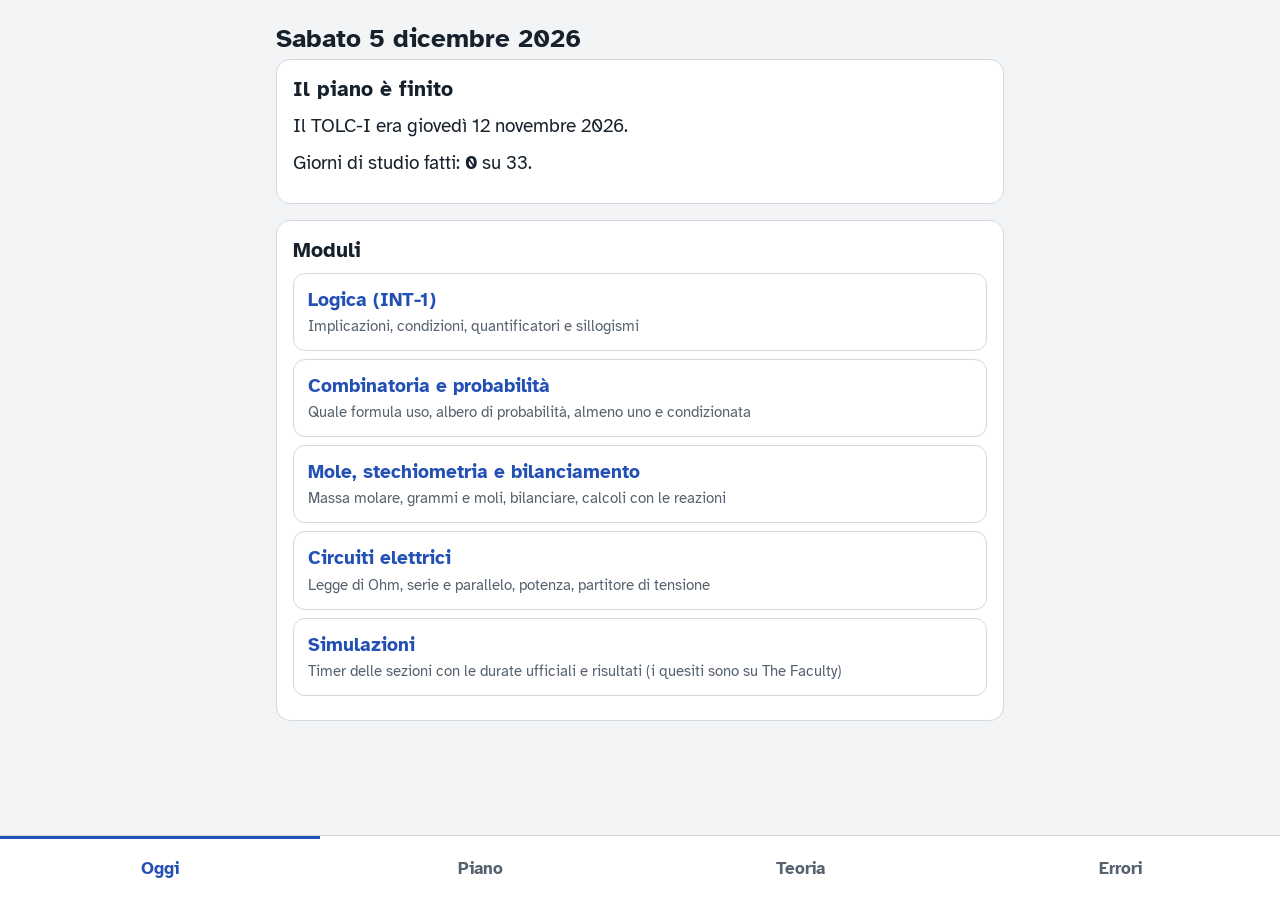
<file: index.html>
<!DOCTYPE html>
<html lang="it">
<head>
<meta charset="utf-8">
<meta name="viewport" content="width=device-width, initial-scale=1, viewport-fit=cover">
<title>TOLC-I</title>
<meta name="description" content="Piano di studio per il TOLC-I del 12 novembre 2026">
<meta name="theme-color" content="#F2F4F6" media="(prefers-color-scheme: light)">
<meta name="theme-color" content="#11161C" media="(prefers-color-scheme: dark)">
<link rel="manifest" href="manifest.webmanifest">
<link rel="icon" type="image/png" href="assets/icons/icon-192.png">
<link rel="apple-touch-icon" href="assets/icons/apple-touch-icon.png">
<meta name="apple-mobile-web-app-title" content="TOLC-I">
<meta name="mobile-web-app-capable" content="yes">
<meta name="apple-mobile-web-app-capable" content="yes">
<link rel="stylesheet" href="assets/fonts/atkinson-hyperlegible.css">
<link rel="stylesheet" href="css/app.css">
<script src="js/versione.js" defer></script>
<script src="js/store.js" defer></script>
<script src="js/teoria.js" defer></script>
<script src="js/diario.js" defer></script>
<script src="js/simulazioni.js" defer></script>
<script src="js/app.js" defer></script>
</head>
<body>
<div class="wrap"><div id="avvisi"></div><main id="main"><p>Caricamento…</p></main></div>
<nav class="tabbar" aria-label="Sezioni">
  <a href="#oggi">Oggi</a>
  <a href="#piano">Piano</a>
  <a href="#teoria">Teoria</a>
  <a href="#errori">Errori</a>
</nav>
<noscript><p class="wrap">Per usare l'app serve JavaScript attivo.</p></noscript>
</body>
</html>
</file>
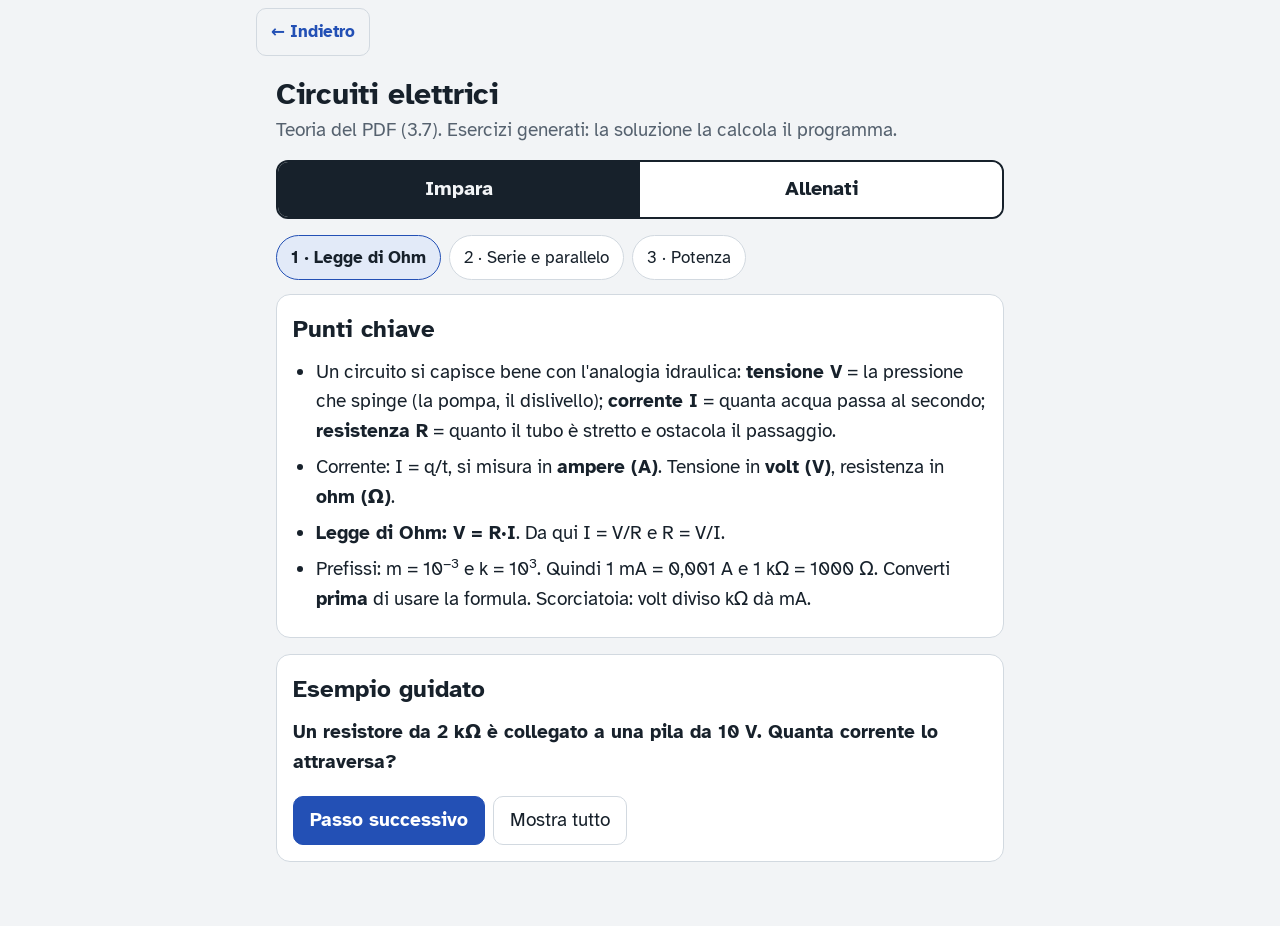
<file: moduli/circuiti/index.html>
<!DOCTYPE html>
<html lang="it">
<head>
<meta charset="utf-8">
<meta name="viewport" content="width=device-width, initial-scale=1, viewport-fit=cover">
<title>Circuiti elettrici · TOLC-I</title>
<link rel="stylesheet" href="../../assets/fonts/atkinson-hyperlegible.css">
<link rel="stylesheet" href="../modulo.css">
<script src="../modulo.js"></script>
<style>
:root{--bg:#F2F4F6;--surface:#FFFFFF;--ink:#17212B;--muted:#56626F;--line:#D2D9E0;--accent:#2350B5;--accent-soft:#E2EAF8;
 --ok:#15704A;--ok-soft:#E1F1E8;--ko:#B3261E;--ko-soft:#FBE6E4;color-scheme:light}
@media (prefers-color-scheme:dark){:root:not([data-theme="light"]){--bg:#11161C;--surface:#1A2129;--ink:#E7ECF1;--muted:#A2AEBB;--line:#334050;--accent:#93B2F4;--accent-soft:#22324E;
 --ok:#63C996;--ok-soft:#163223;--ko:#F2918A;--ko-soft:#3A1F1D;color-scheme:dark}}
:root[data-theme="dark"]{--bg:#11161C;--surface:#1A2129;--ink:#E7ECF1;--muted:#A2AEBB;--line:#334050;--accent:#93B2F4;--accent-soft:#22324E;
 --ok:#63C996;--ok-soft:#163223;--ko:#F2918A;--ko-soft:#3A1F1D;color-scheme:dark}
*,*::before,*::after{box-sizing:border-box}
[hidden]{display:none!important}
body{margin:0;background:var(--bg);color:var(--ink);font-family:"Atkinson Hyperlegible",system-ui,-apple-system,"Segoe UI",Roboto,sans-serif;font-size:19px;line-height:1.55;-webkit-text-size-adjust:100%}
.wrap{max-width:760px;margin:0 auto;padding:12px 16px 48px}
header h1{font-size:1.6em;line-height:1.2;margin:8px 0 4px}
header p{margin:0 0 14px;color:var(--muted)}
h2{font-size:1.25em;margin:0 0 10px}
h3{font-size:1.08em;margin:18px 0 8px}
p{margin:8px 0}
sup,sub{font-size:.72em;line-height:0}
.muted{color:var(--muted)}.small{font-size:.88em}
.modes{display:flex;border:2px solid var(--ink);border-radius:12px;overflow:hidden;margin-bottom:16px}
.modetab{flex:1;font:inherit;font-weight:700;font-size:1.05em;padding:12px;border:0;background:var(--surface);color:var(--ink);cursor:pointer}
.modetab[aria-selected="true"]{background:var(--ink);color:var(--bg)}
.pills{display:flex;flex-wrap:wrap;gap:8px;margin:0 0 14px}
.pills button{font:inherit;font-size:.92em;padding:8px 14px;border:1px solid var(--line);border-radius:999px;background:var(--surface);color:var(--ink);cursor:pointer;min-height:44px}
.pills button[aria-pressed="true"]{border-color:var(--accent);background:var(--accent-soft);font-weight:700}
.card{background:var(--surface);border:1px solid var(--line);border-radius:14px;padding:16px;margin:0 0 16px}
.keys{margin:0;padding-left:1.2em}.keys li{margin:7px 0}
.btn{font:inherit;font-size:1em;min-height:46px;padding:9px 16px;border-radius:10px;border:1px solid var(--line);background:var(--surface);color:var(--ink);cursor:pointer}
.btn.primary{background:var(--accent);border-color:var(--accent);color:var(--surface);font-weight:700}
.btn:disabled{opacity:.5;cursor:default}
.btnrow{display:flex;flex-wrap:wrap;gap:8px;margin-top:12px}
button:focus-visible,select:focus-visible,input:focus-visible,summary:focus-visible{outline:3px solid var(--accent);outline-offset:2px}
.field{display:block;margin:6px 0 10px;font-size:.9em;color:var(--muted)}
select,input[type=number]{display:block;width:100%;font:inherit;font-size:1em;color:var(--ink);background:var(--surface);border:1px solid var(--line);border-radius:8px;padding:8px 10px;margin-top:4px;min-height:44px}
.row2{display:grid;grid-template-columns:1fr 1fr;gap:10px}
@media (max-width:520px){.row2{grid-template-columns:1fr}}
.note{border-left:4px solid var(--accent);background:var(--accent-soft);border-radius:0 8px 8px 0;padding:8px 12px;font-size:.92em}
.verifica{display:inline-block;font-size:.72em;font-weight:700;color:var(--ko);border:1.5px solid var(--ko);border-radius:5px;padding:0 6px;vertical-align:.1em}
.ok{color:var(--ok)}.ko{color:var(--ko)}
table.tt{border-collapse:collapse;font-size:.92em;margin:8px 0}
.tt th,.tt td{border:1px solid var(--line);padding:5px 10px;text-align:center;white-space:nowrap}
.tt th{background:var(--bg)}
.ttw{overflow-x:auto}
ol.steps{padding-left:1.3em}ol.steps li{margin:8px 0}
/* esempio guidato */
.guidato ol li[hidden]{display:none}
/* circuito */
.row3{display:grid;grid-template-columns:repeat(3,1fr);gap:10px}
@media (max-width:520px){.row3{grid-template-columns:1fr 1fr}}
.circ{margin:8px 0;overflow-x:auto}
svg.circuito{width:100%;max-width:520px;height:auto;display:block;margin:8px 0}
.c-filo{stroke:var(--ink);stroke-width:2}
.c-res{fill:none;stroke:var(--accent);stroke-width:2.4;stroke-linejoin:round}
.c-pila{stroke:var(--ink);stroke-width:3}
.c-nodo,.c-freccia{fill:var(--ink)}
.c-nome{font:700 12px "Atkinson Hyperlegible",system-ui,sans-serif;fill:var(--ink)}
.c-val{font:12px "Atkinson Hyperlegible",system-ui,sans-serif;fill:var(--accent)}
/* allenamento */
.bar{display:flex;flex-wrap:wrap;gap:6px 16px;align-items:center;background:var(--surface);border:1px solid var(--line);border-radius:12px;padding:8px 12px;margin-bottom:12px;position:sticky;top:0;z-index:2}
.bar .sp2{flex:1}
#tm.low{color:var(--ko)}
.tag{display:inline-block;font-size:.85em;color:var(--muted);margin-bottom:6px}
.qtext{font-size:1.08em}
.masse{display:block;font-size:.86em;color:var(--muted);margin-top:6px}
.opts{list-style:none;padding:0;margin:14px 0}.opts li{margin:8px 0}
.opt{display:flex;gap:12px;align-items:center;width:100%;text-align:left;font:inherit;font-size:1.05em;padding:11px 14px;border:1px solid var(--line);border-radius:12px;background:var(--surface);color:var(--ink);cursor:pointer;min-height:52px}
.opt:disabled{cursor:default}
.opt.is-ok{border-color:var(--ok);background:var(--ok-soft)}
.opt.is-ko{border-color:var(--ko);background:var(--ko-soft)}
.lt{flex:0 0 auto;display:inline-grid;place-items:center;width:1.8em;height:1.8em;border-radius:50%;border:1.5px solid currentColor;font-weight:700;font-size:.85em}
.verdict{font-size:1.15em;font-weight:700;padding:10px 12px;border-radius:10px;margin-top:6px}
.verdict.good{background:var(--ok-soft);color:var(--ok)}.verdict.bad{background:var(--ko-soft);color:var(--ko)}.verdict.blank{background:var(--accent-soft);color:var(--accent)}
.why{list-style:none;padding:0}.why li{display:flex;gap:10px;align-items:flex-start;padding:8px 0;border-bottom:1px solid var(--line)}
.why .val{min-width:6.5em;font-weight:700}
.sumgrid{display:grid;grid-template-columns:repeat(auto-fit,minmax(120px,1fr));gap:10px;margin:10px 0}
.sumgrid div{border:1px solid var(--line);border-radius:10px;padding:10px;text-align:center}
.sumgrid b{display:block;font-size:1.5em}
.hist{padding-left:1.4em}.hist li{margin:8px 0}
.badge{display:inline-block;font-size:.8em;font-weight:700;padding:1px 8px;border-radius:999px;margin-right:6px}
.b-ok{background:var(--ok-soft);color:var(--ok)}.b-ko{background:var(--ko-soft);color:var(--ko)}.b-bl{background:var(--accent-soft);color:var(--accent)}
summary{cursor:pointer}
.check{display:flex;gap:10px;align-items:center;margin:8px 0;cursor:pointer}
.check input{width:22px;height:22px;accent-color:var(--accent)}
@media (max-width:480px){body{font-size:18px}.card{padding:14px}}
</style>
</head>
<body>
<nav class="tolc-nav"><a class="tolc-back" href="../../index.html" data-tolc-back>← Indietro</a><span class="tolc-stato" data-tolc-stato role="status"></span></nav>
<div class="wrap">
<header>
  <h1>Circuiti elettrici</h1>
  <p>Teoria del PDF (3.7). Esercizi generati: la soluzione la calcola il programma.</p>
  <div class="modes" role="tablist"><button class="modetab" role="tab" data-mode="impara" aria-selected="true">Impara</button><button class="modetab" role="tab" data-mode="allenati" aria-selected="false">Allenati</button></div>
</header>

<!-- ======================= IMPARA ======================= -->
<section id="impara">
  <nav class="pills" id="temi" aria-label="Argomento">
    <button data-t="ohm" aria-pressed="true">1 · Legge di Ohm</button>
    <button data-t="sp" aria-pressed="false">2 · Serie e parallelo</button>
    <button data-t="pot" aria-pressed="false">3 · Potenza</button>
  </nav>

  <div class="tema" id="T-ohm">
    <section class="card"><h2>Punti chiave</h2><ul class="keys">
      <li>Un circuito si capisce bene con l'analogia idraulica: <b>tensione V</b> = la pressione che spinge (la pompa, il dislivello); <b>corrente I</b> = quanta acqua passa al secondo; <b>resistenza R</b> = quanto il tubo è stretto e ostacola il passaggio.</li>
      <li>Corrente: I = q/t, si misura in <b>ampere (A)</b>. Tensione in <b>volt (V)</b>, resistenza in <b>ohm (Ω)</b>.</li>
      <li><b>Legge di Ohm: V = R·I</b>. Da qui I = V/R e R = V/I.</li>
      <li>Prefissi: m = 10<sup>−3</sup> e k = 10<sup>3</sup>. Quindi 1 mA = 0,001 A e 1 kΩ = 1000 Ω. Converti <b>prima</b> di usare la formula. Scorciatoia: volt diviso kΩ dà mA.</li>
    </ul></section>
    <section class="card guidato"><h2>Esempio guidato</h2>
      <p><b>Un resistore da 2 kΩ è collegato a una pila da 10 V. Quanta corrente lo attraversa?</b></p>
      <ol class="steps">
        <li hidden>Converto: R = 2 kΩ = 2000 Ω.</li>
        <li hidden>I = V / R = 10 / 2000 = 0,005 A.</li>
        <li hidden>0,005 A = <b>5 mA</b>.</li>
        <li hidden><b>Errore tipico:</b> 10 / 2 = 5 A, cioè usare i kΩ come se fossero Ω (corrente mille volte più grande).</li>
      </ol>
      <div class="btnrow"><button class="btn primary g-next">Passo successivo</button><button class="btn g-all">Mostra tutto</button></div>
    </section>
  </div>

  <div class="tema" id="T-sp" hidden>
    <section class="card"><h2>Punti chiave</h2><ul class="keys">
      <li><b>In serie</b> (una dopo l'altra, un solo percorso): R<sub>tot</sub> = R<sub>1</sub> + R<sub>2</sub> + … La <b>corrente è la stessa</b> ovunque, le tensioni si sommano.</li>
      <li><b>In parallelo</b> (percorsi separati): 1/R<sub>tot</sub> = 1/R<sub>1</sub> + 1/R<sub>2</sub> + … La <b>tensione è la stessa</b> su ognuna, le correnti si sommano. R<sub>tot</sub> è sempre <b>minore</b> della resistenza più piccola.</li>
      <li>Due resistori in parallelo: R = R<sub>1</sub>·R<sub>2</sub> / (R<sub>1</sub> + R<sub>2</sub>). Due uguali: metà del valore.</li>
      <li><b>Partitore di tensione:</b> in serie ogni resistore prende una parte della tensione proporzionale alla sua resistenza: I = V / (R<sub>1</sub> + R<sub>2</sub>), poi V<sub>1</sub> = R<sub>1</sub>·I.</li>
      <li><b>Circuito misto:</b> prima si calcola il gruppo in parallelo, poi lo si somma in serie.</li>
      <li>In casa gli apparecchi sono in <b>parallelo</b>: così ognuno riceve i 230 V pieni e se ne stacchi uno gli altri restano accesi. Le vecchie luci dell'albero erano in serie: una bruciata, tutte spente.</li>
    </ul></section>
    <section class="card guidato"><h2>Esempio guidato</h2>
      <p><b>Due resistenze da 6 Ω e una batteria da 12 V: prima in serie, poi in parallelo.</b></p>
      <ol class="steps">
        <li hidden>In serie: R = 6 + 6 = <b>12 Ω</b> → I = 12/12 = 1 A, la stessa in tutte e due; ognuna ha 6 V (6 V + 6 V = 12 V).</li>
        <li hidden>In parallelo: 1/R = 1/6 + 1/6 = 2/6 → R = <b>3 Ω</b>.</li>
        <li hidden>I = V/R = 12/3 = <b>4 A</b>: 2 A in ogni ramo, con 12 V su ognuna.</li>
        <li hidden><b>Errori tipici:</b> in parallelo sommare 6 + 6 = 12 Ω, oppure fermarsi a 2/6 senza capovolgere.</li>
      </ol>
      <div class="btnrow"><button class="btn primary g-next">Passo successivo</button><button class="btn g-all">Mostra tutto</button></div>
    </section>
    <section class="card"><h2>Circuito interattivo</h2>
      <p class="small muted">Cambia il collegamento, la pila e le resistenze: il programma calcola resistenza equivalente, corrente totale, e tensione e corrente su ogni resistore.</p>
      <div class="row2"><label class="field">Collegamento<select id="w-conf">
        <option value="s2">2 in serie</option><option value="s3">3 in serie</option><option value="p2">2 in parallelo</option><option value="p3">3 in parallelo</option><option value="m3">R₁ in serie con (R₂ ∥ R₃)</option></select></label>
        <label class="field">Pila<select id="w-v"></select></label></div>
      <div class="row3"><label class="field">R₁<select id="w-r1"></select></label><label class="field">R₂<select id="w-r2"></select></label><label class="field" id="w-l3">R₃<select id="w-r3"></select></label></div>
      <div class="circ" id="w-svg"></div>
      <div id="w-out"></div>
    </section>
  </div>

  <div class="tema" id="T-pot" hidden>
    <section class="card"><h2>Punti chiave</h2><ul class="keys">
      <li><b>Potenza: P = V·I = R·I<sup>2</sup> = V<sup>2</sup>/R</b>, si misura in <b>watt (W = J/s)</b>. Scegli la forma che usa i dati che hai.</li>
      <li><b>Effetto Joule:</b> una corrente che attraversa una resistenza produce <b>calore</b> (P = R·I<sup>2</sup>). È il principio di stufette, phon, forno elettrico e lampadine a incandescenza.</li>
      <li>Con la stessa resistenza, corrente doppia → potenza quadrupla: nella formula c'è I<sup>2</sup>.</li>
      <li>V/I non è una potenza: è la resistenza (legge di Ohm).</li>
    </ul></section>
    <section class="card guidato"><h2>Esempio guidato</h2>
      <p><b>Una batteria da 12 V alimenta una resistenza da 3 Ω. Che potenza dissipa?</b></p>
      <ol class="steps">
        <li hidden>Corrente: I = V/R = 12/3 = 4 A.</li>
        <li hidden>P = V·I = 12 · 4 = <b>48 W</b>.</li>
        <li hidden>Controllo con le altre forme: R·I<sup>2</sup> = 3 · 16 = 48 W; V<sup>2</sup>/R = 144/3 = 48 W.</li>
        <li hidden><b>Errori tipici:</b> V/I = 3 (è la resistenza, non la potenza) oppure R·I = 12 (manca il quadrato).</li>
      </ol>
      <div class="btnrow"><button class="btn primary g-next">Passo successivo</button><button class="btn g-all">Mostra tutto</button></div>
    </section>
  </div>
</section>

<!-- ======================= ALLENATI ======================= -->
<section id="allenati" hidden>
  <div id="setup" class="card">
    <h2>Nuova sessione</h2>
    <p class="small muted">Argomento</p>
    <div class="pills" id="s-tipo"></div>
    <label class="field">Domande<select id="s-n"><option>5</option><option selected>10</option><option>20</option></select></label>
    <label class="check"><input type="checkbox" id="s-timer"> Timer: 2 minuti a domanda (Scienze al TOLC-I: 10 domande in 20 minuti)</label>
    <p class="small muted">Punteggio come al TOLC: giusta +1, non data 0, sbagliata −0,25.</p>
    <button class="btn primary" id="s-go">Inizia</button>
  </div>
  <div id="sessione" hidden>
    <div class="bar"><span id="qn"></span><span id="sc"></span><span id="tm"></span><span class="sp2"></span><button class="btn" id="quit">Termina</button></div>
    <div id="qbox" class="card"></div>
  </div>
  <div id="riepilogo" class="card" hidden></div>
</section>
</div>

<!-- ============ MOTORE (nessun accesso alla pagina: calcoli, disegni, generatori) ============ -->
<script id="core">
"use strict";
let RNG = Math.random;
let STRICT = false; // nelle prove automatiche gli errori dei generatori non vengono nascosti

/* ---------- utilità ---------- */
const rnd = (a, b) => a + Math.floor(RNG() * (b - a + 1));
const pick = a => a[Math.floor(RNG() * a.length)];
function shuffle(a) { a = a.slice(); for (let i = a.length - 1; i > 0; i--) { const j = Math.floor(RNG() * (i + 1)); [a[i], a[j]] = [a[j], a[i]]; } return a; }
const gcd = (a, b) => { a = Math.abs(a); b = Math.abs(b); while (b) [a, b] = [b, a % b]; return a; };
const lcm = (a, b) => a / gcd(a, b) * b;
function num(x, dec = 2) {
  if (!Number.isFinite(x)) return "?";
  const r = Math.round(x * 10 ** dec) / 10 ** dec;
  let [i, d] = Math.abs(r).toFixed(dec).split(".");
  d = (d || "").replace(/0+$/, "");
  if (i.length > 4) i = i.replace(/\B(?=(\d{3})+(?!\d))/g, " ");
  return (r < 0 ? "−" : "") + i + (d ? "," + d : "");
}
const pulito = (x, dec = 2) => Number.isFinite(x) && Math.abs(x * 10 ** dec - Math.round(x * 10 ** dec)) < 1e-6;
const circa = (x, dec = 2) => (pulito(x, dec) ? "" : "≈ ") + num(x, dec);
const somma = a => a.reduce((s, x) => s + x, 0);
const ohm = r => r >= 1000 ? `${num(r / 1000)} kΩ` : `${num(r)} Ω`;
const PED = ["₁", "₂", "₃"];

/* ---------- valori usati negli esercizi ---------- */
const R_SET = [2, 3, 4, 5, 6, 8, 10, 12, 15, 20, 24, 30, 40, 60];
const V_SET = [3, 6, 9, 12, 18, 24, 30, 36, 48, 60];
const I_SET = [0.5, 1, 1.5, 2, 2.5, 3, 4, 5];

/* 1/R = 1/a + 1/b = … con il denominatore comune (resistenze intere) */
function parallelo(Rs) {
  const L = Rs.reduce(lcm), s = somma(Rs.map(r => L / r)), g = gcd(s, L);
  const comune = Rs.some(r => r !== L) ? ` = ${Rs.map(r => (L / r) + "/" + L).join(" + ")}` : "";
  const capovolto = s / g === 1 ? "" : `${L / g}/${s / g} = `;
  return { R: L / s, testo: `1/R = ${Rs.map(r => "1/" + r).join(" + ")}${comune} = ${s}/${L}${g > 1 ? ` = ${L / g === 1 ? s / g : s / g + "/" + L / g}` : ""} → R = ${capovolto}${circa(L / s)} Ω` };
}

/* Risolve il circuito: conf "s2", "s3", "p2", "p3" oppure "m3" (R1 in serie con R2 ∥ R3) */
function risolvi(conf, R, V) {
  if (conf[0] === "s") { const Req = somma(R), I = V / Req; return { Req, I, el: R.map(r => ({ R: r, V: r * I, I })) }; }
  if (conf[0] === "p") { const Req = 1 / somma(R.map(r => 1 / r)); return { Req, I: V / Req, el: R.map(r => ({ R: r, V, I: V / r })) }; }
  const Rp = R[1] * R[2] / (R[1] + R[2]), Req = R[0] + Rp, I = V / Req, Vp = Rp * I;
  return { Req, I, el: [{ R: R[0], V: R[0] * I, I }, { R: R[1], V: Vp, I: Vp / R[1] }, { R: R[2], V: Vp, I: Vp / R[2] }] };
}

/* ---------- disegno del circuito (SVG) ---------- */
const filo = (x1, y1, x2, y2) => `<line class="c-filo" x1="${x1}" y1="${y1}" x2="${x2}" y2="${y2}"/>`;
const resO = (cx, y) => `<path class="c-res" d="M${cx - 25},${y} l4,-6 l7,12 l7,-12 l7,12 l7,-12 l7,12 l7,-12 l4,6"/>`;
const resV = (x, cy) => `<path class="c-res" d="M${x},${cy - 25} l-6,4 l12,7 l-12,7 l12,7 l-12,7 l12,7 l-12,7 l6,4"/>`;
const nodo = (x, y) => `<circle class="c-nodo" cx="${x}" cy="${y}" r="3.5"/>`;
const testo = (x, y, t, cls = "c-nome", anchor = "middle") => `<text class="${cls}" x="${x}" y="${y}" text-anchor="${anchor}">${t}</text>`;
function circuitoSVG(conf, R, V, sol) {
  const T = 50, B = 190, n = R.length;
  const val = i => sol ? `${circa(sol.el[i].V)} V · ${circa(sol.el[i].I)} A` : "";
  let s = "";
  // pila
  s += filo(40, T, 40, 112) + filo(40, 124, 40, B) + `<line class="c-pila" x1="28" y1="112" x2="52" y2="112"/><line class="c-pila" x1="34" y1="124" x2="46" y2="124"/>`;
  s += testo(22, 110, "+", "c-nome") + testo(58, 123, V == null ? "V" : `${num(V)} V`, "c-nome", "start");
  const orizz = (cx, i) => resO(cx, T) + testo(cx, T - 14, `R${PED[i]} = ${ohm(R[i])}`) + (sol ? testo(cx, T + 26, val(i), "c-val") : "");
  const vert = (x, i, lato) => {
    const ax = lato === "s" ? x - 12 : x + 12, an = lato === "s" ? "end" : "start";
    return filo(x, T, x, 95) + resV(x, 120) + filo(x, 145, x, B) + testo(ax, 112, `R${PED[i]} = ${ohm(R[i])}`, "c-nome", an) +
      (sol ? testo(ax, 129, `${circa(sol.el[i].V)} V`, "c-val", an) + testo(ax, 145, `${circa(sol.el[i].I)} A`, "c-val", an) : "");
  };
  if (conf[0] === "s") {
    s += filo(40, T, 100, T) + orizz(125, 0) + filo(150, T, 210, T) + orizz(235, 1);
    if (n === 3) s += filo(260, T, 330, T) + vert(330, 2, "s") + filo(330, B, 40, B);
    else s += filo(260, T, 330, T) + filo(330, T, 330, B) + filo(330, B, 40, B);
  } else if (conf[0] === "p") {
    const xs = n === 3 ? [140, 220, 300] : [170, 300];
    s += filo(40, T, xs[n - 1], T) + filo(40, B, xs[n - 1], B);
    xs.forEach((x, i) => { s += vert(x, i, "d"); if (i < n - 1) s += nodo(x, T) + nodo(x, B); });
  } else {
    s += filo(40, T, 90, T) + orizz(115, 0) + filo(140, T, 300, T) + filo(40, B, 300, B);
    s += vert(220, 1, "d") + nodo(220, T) + nodo(220, B) + vert(300, 2, "d");
  }
  if (sol) s += `<path class="c-freccia" d="M104,${B} l9,-5 v10 z"/>` + testo(118, B + 22, `I = ${circa(sol.I)} A`, "c-val", "start");
  return `<svg class="circuito" viewBox="0 0 380 ${sol ? 220 : 205}" role="img" aria-label="Schema del circuito">${s}</svg>`;
}

/* ---------- opzioni ---------- */
const C = (v, why) => ({ v, why });
/* 1 risposta giusta + 4 errori tipici diversi; se non ce ne sono 4 l'esercizio si scarta */
function opzioniNum(giusto, cands, unita, dec = 2) {
  if (!Number.isFinite(giusto) || giusto <= 0 || !pulito(giusto, dec)) return null;
  const t = v => `${num(v, dec)} ${unita}`;
  const visti = new Set([t(giusto)]), pool = [];
  for (const c of cands) {
    if (!c || !Number.isFinite(c.v) || c.v <= 0 || c.v > 1e5) continue;   // niente valori assurdi
    const r = Math.round(c.v * 10 ** dec) / 10 ** dec;
    if (r <= 0 || Math.abs(r - c.v) / c.v > 0.02) continue;   // l'arrotondamento la falserebbe
    const k = t(c.v);
    if (visti.has(k)) continue;
    visti.add(k); pool.push({ t: k, v: c.v, ok: false, why: c.why });
  }
  if (pool.length < 4) return null;
  return shuffle([{ t: t(giusto), v: giusto, ok: true, why: "" }, ...shuffle(pool).slice(0, 4)]);
}
const POT = "Hai usato una formula della potenza, non la legge di Ohm.";

/* ---------- generatori ---------- */
function genOhm() {
  const caso = pick(["I", "V", "R"]), milli = RNG() < 0.4;
  let giusto, cands, unita, testoQ, passi, meta;
  if (caso === "I" && milli) {
    const Rk = pick([1, 2, 4, 5, 10]), V = pick([2, 4, 5, 6, 8, 10, 12, 20]);
    giusto = V / Rk; unita = "mA";
    cands = [C(Rk / V, "Hai fatto R/V: la corrente è I = V/R."), C(V * Rk, "Hai moltiplicato V per R: la corrente è I = V/R."),
      C(1000 * V / Rk, "Hai usato i kΩ come se fossero Ω: 1 kΩ = 1000 Ω, la corrente viene mille volte più piccola."),
      C(V / Rk / 1000, "Hai diviso per 1000 di troppo: volt diviso kΩ dà già mA."), C(V * V / Rk, POT)];
    testoQ = `Un resistore da ${Rk} kΩ è collegato a una pila da ${V} V. Quanta corrente lo attraversa?`;
    passi = [`Converto: R = ${Rk} kΩ = ${Rk * 1000} Ω.`, `I = V / R = ${V} / ${Rk * 1000} = ${num(giusto / 1000, 4)} A = <b>${num(giusto)} mA</b>.`];
    meta = { caso, V, R: Rk * 1000, I: giusto / 1000 };
  } else if (caso === "I") {
    const R = pick(R_SET), V = pick(V_SET);
    giusto = V / R; unita = "A";
    cands = [C(R / V, "Hai fatto R/V: la corrente è I = V/R."), C(V * R, "Hai moltiplicato V per R: la corrente è I = V/R."), C(V * V / R, POT),
      C(1000 * V / R, "Hai moltiplicato per 1000 come se dovessi passare ai mA, ma la risposta è in ampere.")];
    testoQ = `Ai capi di un resistore da ${R} Ω c'è una tensione di ${V} V. Quanta corrente lo attraversa?`;
    passi = [`Legge di Ohm: I = V / R.`, `I = ${V} / ${R} = <b>${num(giusto)} A</b>.`];
    meta = { caso, V, R, I: giusto };
  } else if (caso === "V" && milli) {
    const ImA = pick([2, 4, 5, 10, 20, 25, 50]), R = pick([100, 200, 250, 400, 500, 1000]);
    giusto = R * ImA / 1000; unita = "V";
    cands = [C(R * ImA, "Non hai convertito i mA in A: 1 mA = 0,001 A."), C(R / (ImA / 1000), "Hai fatto R/I: la tensione è V = R·I."),
      C((ImA / 1000) / R, "Hai fatto I/R: la tensione è V = R·I."), C(giusto / 1000, "Hai diviso per 1000 due volte."), C(R * (ImA / 1000) ** 2, POT)];
    testoQ = `In un resistore da ${ohm(R)} passa una corrente di ${ImA} mA. Quanto vale la tensione ai suoi capi?`;
    passi = [`Converto: I = ${ImA} mA = ${num(ImA / 1000, 3)} A.`, `V = R · I = ${R} × ${num(ImA / 1000, 3)} = <b>${num(giusto)} V</b>.`];
    meta = { caso, V: giusto, R, I: ImA / 1000 };
  } else if (caso === "V") {
    const R = pick(R_SET), I = pick(I_SET);
    giusto = R * I; unita = "V";
    cands = [C(R / I, "Hai fatto R/I: la tensione è V = R·I."), C(I / R, "Hai fatto I/R: la tensione è V = R·I."), C(R * I * I, POT), C(R + I, "Hai sommato R e I: vanno moltiplicati.")];
    testoQ = `In un resistore da ${R} Ω passa una corrente di ${num(I)} A. Quanto vale la tensione ai suoi capi?`;
    passi = [`Legge di Ohm: V = R · I.`, `V = ${R} × ${num(I)} = <b>${num(giusto)} V</b>.`];
    meta = { caso, V: giusto, R, I };
  } else if (caso === "R" && milli) {
    const V = pick([2, 4, 5, 6, 8, 10, 12, 20, 24]), ImA = pick([2, 4, 5, 8, 10, 20, 40, 50]);
    const R = V / (ImA / 1000), kilo = R >= 1000, f = kilo ? 0.001 : 1;
    giusto = R * f; unita = kilo ? "kΩ" : "Ω";
    cands = [C(V / ImA * f, "Non hai convertito i mA in A: la resistenza viene mille volte troppo piccola."), C((ImA / 1000) / V * f, "Hai fatto I/V: la resistenza è R = V/I."),
      C(V * (ImA / 1000) * f, POT), C(R * f * 1000, kilo ? "Hai scritto gli ohm come se fossero kΩ." : "Hai moltiplicato per 1000 di troppo.")];
    testoQ = `Una pila da ${V} V fa passare ${ImA} mA in un resistore. Quanto vale la sua resistenza?`;
    passi = [`Converto: I = ${ImA} mA = ${num(ImA / 1000, 3)} A.`,
      kilo ? `R = V / I = ${V} / ${num(ImA / 1000, 3)} = ${num(R)} Ω = <b>${num(giusto)} kΩ</b>.` : `R = V / I = ${V} / ${num(ImA / 1000, 3)} = <b>${num(R)} Ω</b>.`];
    meta = { caso, V, R, I: ImA / 1000 };
  } else {
    const V = pick(V_SET), I = pick([0.5, 1, 1.5, 2, 3, 4, 5, 6]);
    giusto = V / I; unita = "Ω";
    cands = [C(I / V, "Hai fatto I/V: la resistenza è R = V/I."), C(V * I, POT), C(V - I, "Hai sottratto: la resistenza è R = V/I."),
      C(1000 * V / I, "Hai moltiplicato per 1000 come se la corrente fosse in mA, ma è in ampere.")];
    testoQ = `Una pila da ${V} V fa passare ${num(I)} A in un resistore. Quanto vale la sua resistenza?`;
    passi = [`Legge di Ohm: R = V / I.`, `R = ${V} / ${num(I)} = <b>${num(giusto)} Ω</b>.`];
    meta = { caso, V, R: V / I, I };
  }
  const opzioni = opzioniNum(giusto, cands, unita); if (!opzioni) return null;
  return { tipo: "ohm", sub: TIPI.ohm, testo: testoQ, opzioni, passi, meta: { ...meta, unita } };
}

function scegliR(k) { return Array.from({ length: k }, () => pick(R_SET)); }
const elenco = Rs => Rs.slice(0, -1).map(r => r + " Ω").join(", ") + " e " + Rs[Rs.length - 1] + " Ω";
const nomi = k => k === 3 ? "Tre resistori" : "Due resistori";

function genSerie() {
  const k = pick([2, 2, 3]), Rs = scegliR(k), Req = somma(Rs), conf = "s" + k;
  const Rpar = 1 / somma(Rs.map(r => 1 / r));
  const fig = circuitoSVG(conf, Rs, null, null);
  if (RNG() < 0.5) {
    const cands = [C(Rpar, "Hai usato la formula del parallelo: in serie le resistenze si sommano."),
      C(somma(Rs.map(r => 1 / r)), "Hai sommato gli inversi: è la formula del parallelo (e senza capovolgere)."),
      C(Rs.reduce((a, b) => a * b, 1), "Hai moltiplicato le resistenze: in serie si sommano."),
      C(Req / k, "Hai fatto la media: in serie le resistenze si sommano."),
      k === 3 ? C(Rs[0] + Rs[1], "Hai dimenticato una delle tre resistenze.") : null];
    const opzioni = opzioniNum(Req, cands, "Ω"); if (!opzioni) return null;
    return { tipo: "serie", sub: TIPI.serie, testo: `${nomi(k)} da ${elenco(Rs)} sono collegati in serie. Quanto vale la resistenza equivalente?`, fig,
      opzioni, passi: [`In serie (un solo percorso) le resistenze si sommano: R = ${Rs.join(" + ")} = <b>${num(Req)} Ω</b>.`], meta: { conf, Rs, chiede: "R" } };
  }
  const V = pick(V_SET), I = V / Req;
  const cands = [C(V / Rpar, "Hai usato la resistenza del parallelo: in serie le resistenze si sommano."), C(V * Req, "Hai moltiplicato: I = V/R."),
    C(Req / V, "Hai fatto R/V: la corrente è I = V/R."), C(V / Rs[0], "Hai considerato solo R₁: la corrente attraversa tutte le resistenze."),
    C(somma(Rs.map(r => V / r)), "Hai sommato le correnti come in un parallelo: in serie la corrente è una sola.")];
  const opzioni = opzioniNum(I, cands, "A"); if (!opzioni) return null;
  return { tipo: "serie", sub: TIPI.serie, testo: `${nomi(k)} da ${elenco(Rs)} sono collegati in serie a una pila da ${V} V. Quanta corrente esce dalla pila?`,
    fig: circuitoSVG(conf, Rs, V, null), opzioni,
    passi: [`In serie: R = ${Rs.join(" + ")} = ${num(Req)} Ω.`, `I = V / R = ${V} / ${num(Req)} = <b>${num(I)} A</b>, la stessa in ogni resistore.`], meta: { conf, Rs, V, chiede: "I" } };
}

function genParallelo() {
  const k = pick([2, 2, 3]), Rs = scegliR(k), conf = "p" + k;
  const P = parallelo(Rs), Req = P.R;
  if (!pulito(Req, 2) || Req < 0.5) return null;
  if (RNG() < 0.5) {
    const cands = [C(somma(Rs), "Hai sommato le resistenze come in serie: in parallelo si sommano gli inversi."),
      C(somma(Rs.map(r => 1 / r)), "Hai sommato gli inversi ma non hai capovolto: quello è 1/R, non R."),
      k === 3 ? C(Rs.reduce((a, b) => a * b, 1) / somma(Rs), "Prodotto diviso somma vale solo per due resistori.") : C(Rs[0] * Rs[1], "Hai fatto il prodotto senza dividere per la somma."),
      C(somma(Rs) / k, "Hai fatto la media delle resistenze."),
      C(Math.min(...Rs), "Hai preso la resistenza più piccola: il totale in parallelo è ancora più piccolo.")];
    const opzioni = opzioniNum(Req, cands, "Ω"); if (!opzioni) return null;
    return { tipo: "parallelo", sub: TIPI.parallelo, testo: `${nomi(k)} da ${elenco(Rs)} sono collegati in parallelo. Quanto vale la resistenza equivalente?`,
      fig: circuitoSVG(conf, Rs, null, null), opzioni,
      passi: [`In parallelo si sommano gli inversi: ${P.testo}.`, `Controllo: ${num(Req)} Ω è minore della resistenza più piccola (${Math.min(...Rs)} Ω).`], meta: { conf, Rs, chiede: "R" } };
  }
  const V = pick(V_SET), I = V / Req;
  const cands = [C(V / somma(Rs), "Hai sommato le resistenze come in serie."), C(V / Rs[0], "È la corrente del solo ramo di R₁: le correnti dei rami si sommano."),
    C(V * Req, "Hai moltiplicato: I = V/R."), C(Req / V, "Hai fatto R/V: la corrente è I = V/R."), C(V / Rs[k - 1], `È la corrente del solo ramo di R${PED[k - 1]}: le correnti dei rami si sommano.`)];
  const opzioni = opzioniNum(I, cands, "A"); if (!opzioni) return null;
  return { tipo: "parallelo", sub: TIPI.parallelo, testo: `${nomi(k)} da ${elenco(Rs)} sono collegati in parallelo a una pila da ${V} V. Quanta corrente esce dalla pila?`,
    fig: circuitoSVG(conf, Rs, V, null), opzioni,
    passi: [`In parallelo: ${P.testo}.`, `I = V / R = ${V} / ${num(Req)} = <b>${num(I)} A</b>.`, `Controllo: le correnti dei rami (${Rs.map(r => circa(V / r)).join(" + ")}) danno ${num(I)} A.`], meta: { conf, Rs, V, chiede: "I" } };
}

function genMisto() {
  const Rs = scegliR(3), [R1, R2, R3] = Rs, P = parallelo([R2, R3]), Rp = P.R, Req = R1 + Rp;
  if (!pulito(Rp, 2)) return null;
  const tuttoPar = 1 / (1 / R1 + 1 / R2 + 1 / R3), sbagliato = (R1 + R2) * R3 / (R1 + R2 + R3);
  const intro = `R₁ = ${R1} Ω è in serie con il parallelo di R₂ = ${R2} Ω e R₃ = ${R3} Ω`;
  if (RNG() < 0.5) {
    const cands = [C(R1 + R2 + R3, "Hai messo tutto in serie: R₂ e R₃ sono in parallelo."), C(tuttoPar, "Hai messo tutto in parallelo: R₁ è in serie."),
      C(R1 + 1 / R2 + 1 / R3, "Nel parallelo non hai capovolto 1/R."), C(Rp, "Hai calcolato solo il parallelo e dimenticato R₁."),
      C(sbagliato, "Hai raggruppato male: è R₁ + R₂ in parallelo con R₃.")];
    const opzioni = opzioniNum(Req, cands, "Ω"); if (!opzioni) return null;
    return { tipo: "misto", sub: TIPI.misto, testo: `Nel circuito ${intro}. Quanto vale la resistenza equivalente?`, fig: circuitoSVG("m3", Rs, null, null), opzioni,
      passi: [`Prima il parallelo di R₂ e R₃: ${P.testo}.`, `Poi la serie con R₁: R = ${R1} + ${num(Rp)} = <b>${num(Req)} Ω</b>.`], meta: { conf: "m3", Rs, chiede: "R" } };
  }
  const V = pick(V_SET), I = V / Req;
  const cands = [C(V / (R1 + R2 + R3), "Hai messo tutto in serie."), C(V / Rp, "Hai dimenticato R₁."), C(V / R1, "Hai usato solo R₁."),
    C(V * Req, "Hai moltiplicato: I = V/R."), C(V / tuttoPar, "Hai messo tutto in parallelo."), C(V / sbagliato, "Hai raggruppato male le resistenze.")];
  const opzioni = opzioniNum(I, cands, "A"); if (!opzioni) return null;
  return { tipo: "misto", sub: TIPI.misto, testo: `Nel circuito ${intro}, con una pila da ${V} V. Quanta corrente esce dalla pila?`, fig: circuitoSVG("m3", Rs, V, null), opzioni,
    passi: [`Parallelo di R₂ e R₃: ${P.testo}.`, `Serie con R₁: R = ${R1} + ${num(Rp)} = ${num(Req)} Ω.`, `I = V / R = ${V} / ${num(Req)} = <b>${num(I)} A</b>.`], meta: { conf: "m3", Rs, V, chiede: "I" } };
}

function genPotenza() {
  const caso = pick(["VI", "RI", "VR"]);
  let giusto, cands, testoQ, passi, meta;
  if (caso === "VI") {
    const milli = RNG() < 0.35, V = pick([3, 6, 9, 12, 24, 230]), I = milli ? pick([100, 200, 250, 500]) / 1000 : pick(I_SET);
    giusto = V * I;
    cands = [C(V / I, "V/I non è una potenza: è la resistenza."), C(I / V, "Hai diviso: la potenza è P = V·I."), C(V * I * I, "Hai elevato al quadrato la corrente: con V e I basta P = V·I."),
      C(V * V * I, "Hai elevato al quadrato la tensione: con V e I basta P = V·I."), milli ? C(V * I * 1000, "Non hai convertito i mA in A.") : C(V + I, "Hai sommato: la potenza è P = V·I.")];
    testoQ = `Un apparecchio collegato a ${V} V assorbe ${milli ? I * 1000 + " mA" : num(I) + " A"}. Che potenza assorbe?`;
    passi = [...(milli ? [`Converto: I = ${I * 1000} mA = ${num(I, 3)} A.`] : []), `P = V · I = ${V} × ${num(I, 3)} = <b>${num(giusto)} W</b>.`];
    meta = { caso, V, I };
  } else if (caso === "RI") {
    const R = pick(R_SET), I = pick(I_SET);
    giusto = R * I * I;
    cands = [C(R * I, "Hai dimenticato il quadrato: P = R·I²."), C(R * R * I, "Hai messo al quadrato la resistenza invece della corrente."), C(R / (I * I), "Hai diviso: P = R·I²."),
      C((R * I) ** 2, "Hai elevato al quadrato anche R."), C(I * I / R, "Hai diviso per R: P = R·I².")];
    testoQ = `In una resistenza da ${R} Ω passa una corrente di ${num(I)} A. Quanta potenza dissipa per effetto Joule?`;
    passi = [`Con R e I: P = R · I².`, `P = ${R} × ${num(I)}² = ${R} × ${num(I * I)} = <b>${num(giusto)} W</b>.`];
    meta = { caso, R, I };
  } else {
    const V = pick(V_SET), R = pick(R_SET);
    giusto = V * V / R;
    cands = [C(V / R, "V/R è la corrente, non la potenza."), C(V * R, "Hai moltiplicato: P = V²/R."), C(V * V * R, "Hai moltiplicato per R invece di dividere."),
      C(R / (V * V), "Hai capovolto la formula: P = V²/R."), C((V / R) ** 2, "Hai fatto (V/R)²: manca un fattore R.")];
    testoQ = `Una resistenza da ${R} Ω è collegata a ${V} V. Che potenza dissipa?`;
    passi = [`Con V e R: P = V² / R.`, `P = ${V}² / ${R} = ${V * V} / ${R} = <b>${num(giusto)} W</b>.`];
    meta = { caso, V, R };
  }
  const opzioni = opzioniNum(giusto, cands, "W"); if (!opzioni) return null;
  return { tipo: "potenza", sub: TIPI.potenza, testo: testoQ, opzioni, passi, meta };
}

function genPartitore() {
  const R1 = pick(R_SET), R2 = pick(R_SET), V = pick(V_SET), k = pick([0, 1]);
  if (R1 === R2) return null;
  const Rk = k ? R2 : R1, Ro = k ? R1 : R2, I = V / (R1 + R2), Vk = Rk * I;
  const cands = [C(Ro * I, "Hai preso la resistenza sbagliata: ai capi della più grande c'è la tensione maggiore."), C(V / 2, "La tensione si divide a metà solo se le resistenze sono uguali."),
    C(V, "In serie ogni resistore ha solo una parte della tensione."), C(V * Rk / Ro, "Hai diviso per l'altra resistenza invece che per la somma."),
    C(I, "Questa è la corrente (in A), non la tensione.")];
  const opzioni = opzioniNum(Vk, cands, "V"); if (!opzioni) return null;
  const n = k ? "R₂" : "R₁";
  return { tipo: "partitore", sub: TIPI.partitore, testo: `Due resistori, R₁ = ${R1} Ω e R₂ = ${R2} Ω, sono in serie con una pila da ${V} V. Che tensione c'è ai capi di ${n}?`,
    fig: circuitoSVG("s2", [R1, R2], V, null), opzioni,
    passi: [`Corrente (la stessa nei due): I = V / (R₁ + R₂) = ${V} / ${R1 + R2}${pulito(I, 3) ? " = " + num(I, 3) : ""} A.`, `Tensione su ${n}: V = ${n} · I = ${Rk} × ${V}/${R1 + R2} = <b>${num(Vk)} V</b>.`,
      `Controllo: ${circa(R1 * I)} V + ${circa(R2 * I)} V = ${V} V.`], meta: { R1, R2, V, k } };
}

const TIPI = { ohm: "Legge di Ohm", serie: "Serie", parallelo: "Parallelo", misto: "Circuito misto", potenza: "Potenza", partitore: "Partitore di tensione" };
const GEN = { ohm: genOhm, serie: genSerie, parallelo: genParallelo, misto: genMisto, potenza: genPotenza, partitore: genPartitore };
function genera(tipo) {
  for (let t = 0; t < 400; t++) {
    let q = null;
    try { q = GEN[tipo](); } catch (e) { if (STRICT) throw e; q = null; }
    if (q) return q;
  }
  throw new Error("Generazione fallita: " + tipo);
}
</script>

<!-- ======================= INTERFACCIA ======================= -->
<script>
"use strict";
const MODULO = "circuiti";
const $ = (s, r = document) => r.querySelector(s);
const $$ = (s, r = document) => [...r.querySelectorAll(s)];
const L5 = "ABCDE";
const fmtPunti = x => num(x, 2);

/* ---------- navigazione ---------- */
$$(".modetab").forEach(b => b.onclick = () => {
  $$(".modetab").forEach(x => x.setAttribute("aria-selected", x === b));
  $("#impara").hidden = b.dataset.mode !== "impara";
  $("#allenati").hidden = b.dataset.mode !== "allenati";
  window.scrollTo(0, 0);
});
$$("#temi button").forEach(b => b.onclick = () => {
  $$("#temi button").forEach(x => x.setAttribute("aria-pressed", x === b));
  $$(".tema").forEach(t => t.hidden = t.id !== "T-" + b.dataset.t);
});
$$(".guidato").forEach(g => {
  const items = $$("ol li", g), next = $(".g-next", g), all = $(".g-all", g);
  const upd = () => { const fine = items.every(i => !i.hidden); next.disabled = fine; all.disabled = fine; };
  next.onclick = () => { const h = items.find(i => i.hidden); if (h) h.hidden = false; upd(); };
  all.onclick = () => { items.forEach(i => i.hidden = false); upd(); };
});

/* ---------- widget: circuito interattivo ---------- */
const W_R = [1, 2, 3, 4, 5, 6, 8, 10, 12, 15, 20, 24, 30, 40, 50, 60, 100];
$("#w-v").innerHTML = [1.5, 3, 4.5, 6, 9, 12, 24].map(v => `<option value="${v}"${v === 12 ? " selected" : ""}>${num(v)} V</option>`).join("");
["#w-r1", "#w-r2", "#w-r3"].forEach((id, i) => { $(id).innerHTML = W_R.map(r => `<option value="${r}"${r === [6, 6, 12][i] ? " selected" : ""}>${r} Ω</option>`).join(""); });
function wCalcola() {
  const conf = $("#w-conf").value, k = +conf[1], V = +$("#w-v").value;
  $("#w-l3").hidden = k < 3;
  const R = ["#w-r1", "#w-r2", "#w-r3"].slice(0, k).map(id => +$(id).value);
  const sol = risolvi(conf, R, V);
  $("#w-svg").innerHTML = circuitoSVG(conf, R, V, sol);
  const formula = conf[0] === "s" ? `In serie: R = ${R.join(" + ")} = ${circa(sol.Req)} Ω.`
    : conf[0] === "p" ? `In parallelo: ${parallelo(R).testo}.`
    : `Parallelo di R₂ e R₃: ${parallelo(R.slice(1)).testo}; poi in serie con R₁: R = ${R[0]} + ${circa(R[1] * R[2] / (R[1] + R[2]))} = ${circa(sol.Req)} Ω.`;
  $("#w-out").innerHTML = `<p>${formula}</p><p>Resistenza equivalente <b>${circa(sol.Req)} Ω</b> · corrente totale I = V/R = <b>${circa(sol.I)} A</b></p>
    <div class="ttw"><table class="tt"><tr><th>Resistore</th><th>R</th><th>Tensione</th><th>Corrente</th></tr>${sol.el.map((e, i) => `<tr><td>R${PED[i]}</td><td>${num(e.R)} Ω</td><td>${circa(e.V)} V</td><td>${circa(e.I)} A</td></tr>`).join("")}</table></div>
    <p class="small muted">${conf[0] === "s" ? "In serie la corrente è la stessa e le tensioni si sommano." : conf[0] === "p" ? "In parallelo la tensione è la stessa e le correnti si sommano." : "R₂ e R₃ hanno la stessa tensione; la corrente di R₁ è la somma delle loro."}</p>`;
}
["#w-conf", "#w-v", "#w-r1", "#w-r2", "#w-r3"].forEach(id => $(id).onchange = wCalcola);
wCalcola();

/* =================== ALLENAMENTO =================== */
let S = null;
$("#s-tipo").innerHTML = `<button data-v="mix" aria-pressed="true">Tutti misti</button>` + Object.keys(TIPI).map(k => `<button data-v="${k}" aria-pressed="false">${TIPI[k]}</button>`).join("");
$$("#s-tipo button").forEach(b => b.onclick = () => $$("#s-tipo button").forEach(x => x.setAttribute("aria-pressed", x === b)));
$("#s-go").onclick = inizia;
$("#quit").onclick = () => fine(false);

function inizia() {
  const tipo = $("#s-tipo [aria-pressed=true]").dataset.v, n = +$("#s-n").value, timer = $("#s-timer").checked;
  let seq;
  if (tipo === "mix") { seq = []; while (seq.length < n) seq.push(...shuffle(Object.keys(TIPI))); seq = seq.slice(0, n); }
  else seq = Array(n).fill(tipo);
  S = { n, i: 0, seq, res: [], ok: 0, ko: 0, bl: 0, testi: new Set(), end: timer ? Date.now() + n * 120000 : null, tick: null, over: false, q: null, risposto: false };
  $("#setup").hidden = true; $("#riepilogo").hidden = true; $("#sessione").hidden = false;
  if (S.end) { S.tick = setInterval(tick, 500); tick(); } else $("#tm").textContent = "";
  prossima();
}
function tick() {
  if (!S || !S.end || S.over) return;
  const ms = S.end - Date.now();
  if (ms <= 0) { $("#tm").textContent = "⏱ 0:00"; fine(true); return; }
  const s = Math.ceil(ms / 1000);
  $("#tm").textContent = `⏱ ${Math.floor(s / 60)}:${String(s % 60).padStart(2, "0")}`;
  $("#tm").classList.toggle("low", s <= 60);
}
const punti = () => S.ok - 0.25 * S.ko;
function barra() { $("#qn").textContent = `Domanda ${Math.min(S.i + 1, S.n)} di ${S.n}`; $("#sc").textContent = `Punti ${fmtPunti(punti())}`; }
function prossima() {
  if (S.i >= S.n) { fine(false); return; }
  let q; for (let t = 0; t < 40; t++) { q = genera(S.seq[S.i]); if (!S.testi.has(q.testo)) break; }
  S.testi.add(q.testo); S.q = q; S.risposto = false; mostra(); barra(); window.scrollTo(0, 0);
}
function mostra() {
  const q = S.q;
  $("#qbox").innerHTML = `<span class="tag">${q.sub}</span><div class="qtext">${q.testo}</div>${q.fig || ""}
    <ol class="opts">${q.opzioni.map((o, i) => `<li><button class="opt" data-i="${i}"><span class="lt">${L5[i]}</span><span>${o.t}</span></button></li>`).join("")}</ol>
    <button class="btn" id="skip">Non rispondo (0 punti)</button><div id="fb"></div>`;
  $$("#qbox .opt").forEach(b => b.onclick = () => rispondi(+b.dataset.i));
  $("#skip").onclick = () => rispondi(-1);
}
function spiegazione(q, scelta) {
  return `<h3>Svolgimento</h3><ol class="steps">${q.passi.map(p => `<li>${p}</li>`).join("")}</ol>
    <h3>Da dove viene ogni risposta</h3><ul class="why">${q.opzioni.map((o, i) => `<li><span class="lt">${L5[i]}</span><span class="val">${o.t}</span><span>${o.ok ? '<b class="ok">Corretta.</b>' : o.why}${i === scelta ? " <i>(la tua scelta)</i>" : ""}</span></li>`).join("")}</ul>`;
}
function rispondi(idx) {
  if (S.risposto || S.over) return; S.risposto = true;
  const q = S.q, ci = q.opzioni.findIndex(o => o.ok);
  let stato;
  if (idx < 0) { stato = "s"; S.bl++; } else if (idx === ci) { stato = "r"; S.ok++; } else { stato = "w"; S.ko++; }
  S.res.push({ q, scelta: idx, stato }); S.i++;
  $$("#qbox .opt").forEach((b, i) => { b.disabled = true; if (i === ci) b.classList.add("is-ok"); if (i === idx && idx !== ci) b.classList.add("is-ko"); });
  $("#skip").remove();
  const v = stato === "r" ? `<div class="verdict good">✓ Giusto: +1</div>` : stato === "w" ? `<div class="verdict bad">✗ Sbagliato: −0,25. La risposta giusta è la ${L5[ci]}.</div>` : `<div class="verdict blank">Non data: 0 punti. La risposta giusta è la ${L5[ci]}.</div>`;
  $("#fb").innerHTML = v + spiegazione(q, idx) + `<button class="btn primary" id="next">${S.i < S.n ? "Domanda successiva" : "Vedi il riepilogo"}</button>`;
  $("#next").onclick = prossima;
  barra();
}
function salva() {
  if (!window.TOLC) return;
  const arg = {};
  for (const r of S.res) { const t = TIPI[r.q.tipo]; arg[t] = arg[t] || { esercizi: 0, errori: 0 }; arg[t].esercizi++; if (r.stato === "w") arg[t].errori++; }
  TOLC.salvaSessione({ modulo: MODULO, esercizi: S.res.length, errori: S.ko, giuste: S.ok, nonDate: S.bl, punti: punti(), argomenti: arg });
}
function fine(tempo) {
  if (!S || S.over) return; S.over = true;
  if (S.tick) clearInterval(S.tick);
  salva();
  const nonViste = S.n - S.res.length;
  const per = {};
  for (const r of S.res) { const t = TIPI[r.q.tipo]; per[t] = per[t] || { r: 0, w: 0, s: 0 }; per[t][r.stato]++; }
  $("#sessione").hidden = true; $("#setup").hidden = false; $("#riepilogo").hidden = false;
  $("#riepilogo").innerHTML = `<h2>${tempo ? "Tempo scaduto" : "Riepilogo"}</h2>
    <div class="sumgrid"><div><b>${fmtPunti(punti())}</b>punti su ${S.n}</div><div><b>${S.ok}</b>giuste</div><div><b>${S.ko}</b>sbagliate</div><div><b>${S.bl + nonViste}</b>non date</div></div>
    ${nonViste ? `<p class="small muted">${nonViste} domande non viste contano come non date.</p>` : ""}
    ${Object.keys(per).length ? `<div class="ttw"><table class="tt"><tr><th>Argomento</th><th>Giuste</th><th>Sbagliate</th><th>Non date</th></tr>${Object.entries(per).map(([t, v]) => `<tr><td>${t}</td><td>${v.r}</td><td>${v.w}</td><td>${v.s}</td></tr>`).join("")}</table></div>` : ""}
    ${S.res.length ? `<h3>Le tue risposte</h3><ol class="hist">${S.res.map((r, i) => {
      const ci = r.q.opzioni.findIndex(o => o.ok), et = r.stato === "r" ? ["b-ok", "giusta"] : r.stato === "w" ? ["b-ko", "sbagliata"] : ["b-bl", "non data"];
      return `<li><details><summary><span class="badge ${et[0]}">${et[1]}</span> ${r.q.sub}: tua ${r.scelta < 0 ? "—" : L5[r.scelta]}, giusta ${L5[ci]}</summary>
        <div class="qtext">${r.q.testo}</div>${r.q.fig || ""}${spiegazione(r.q, r.scelta)}</details></li>`;
    }).join("")}</ol>` : ""}
    <p class="small muted">Imposta una nuova sessione qui sopra.</p>`;
  diarioTolc();
  window.scrollTo(0, 0);
}
/* Pulsante per copiare nel diario dell'app le domande sbagliate (moduli/modulo.js). */
function diarioTolc() {
  if (!window.TOLC || !TOLC.pulsanteDiario) return;
  const sb = S.res.filter(r => r.stato === "w").map(r => ({ argomento: TIPI[r.q.tipo], testo: r.q.testo, corretta: r.q.opzioni.find(o => o.ok).t, chiave: r.q.testo }));
  TOLC.pulsanteDiario($("#riepilogo"), MODULO, sb);
}
</script>
</body>
</html>
</file>
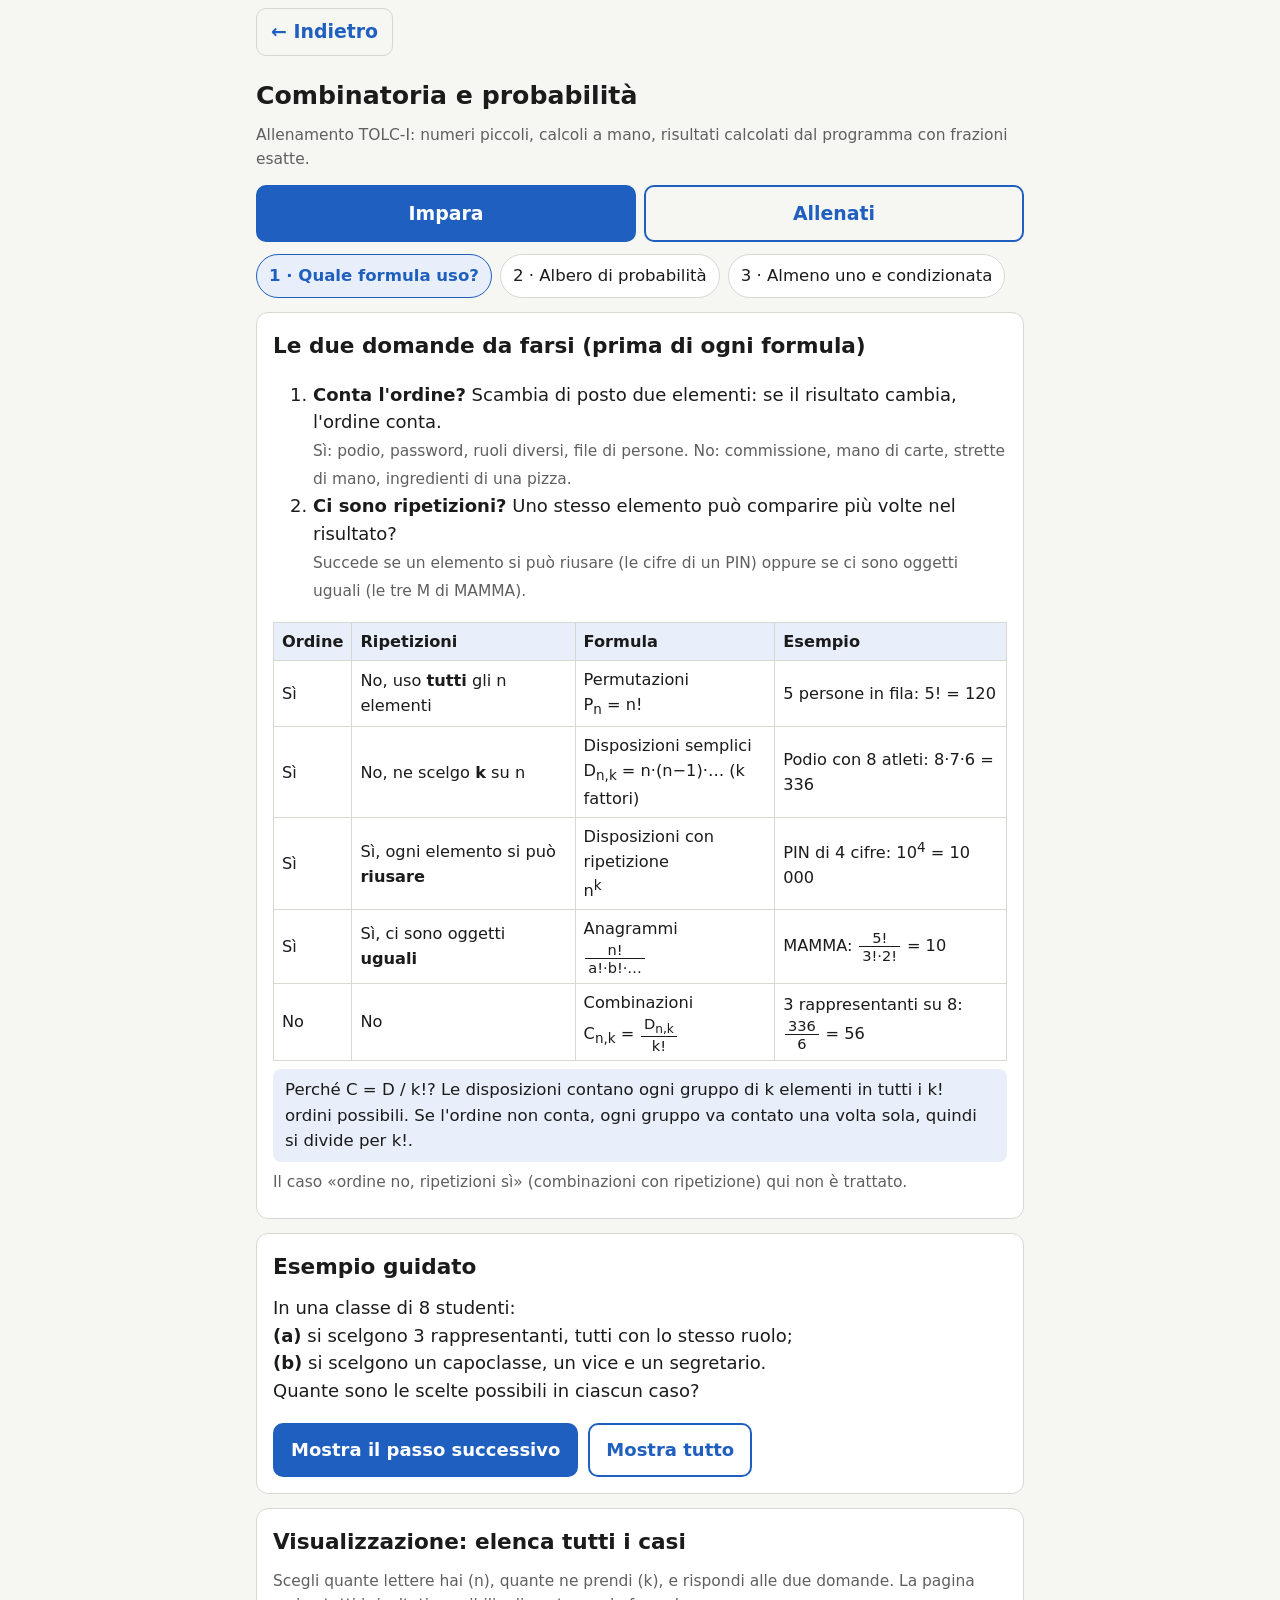
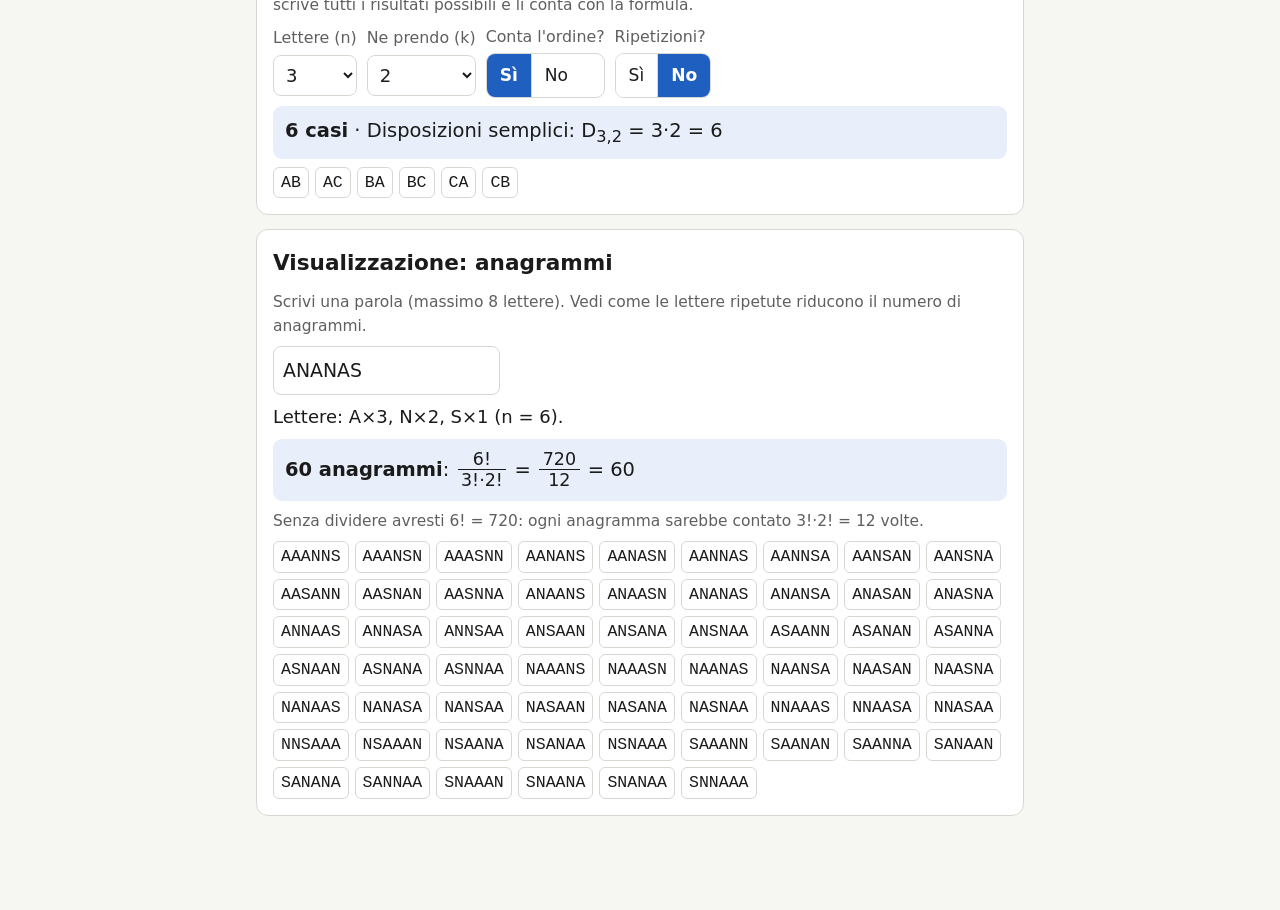
<file: moduli/combinatoria/index.html>
<!DOCTYPE html>
<html lang="it">
<head>
<meta charset="utf-8">
<meta name="viewport" content="width=device-width, initial-scale=1">
<title>Combinatoria e probabilità · TOLC-I</title>
<link rel="stylesheet" href="../modulo.css">
<script src="../modulo.js"></script>
<style>
:root{--bg:#f6f6f3;--card:#ffffff;--ink:#1b1b1b;--mut:#5f5f5f;--line:#d8d8d2;--acc:#1f5fbf;--acc-bg:#e8effa;--ok:#1e7b34;--ok-bg:#e5f3e8;--bad:#b3261e;--bad-bg:#fbe9e7;--red:#c62828;--blk:#222222;--blk-st:#222222}
@media (prefers-color-scheme:dark){:root{--bg:#151515;--card:#1f1f1f;--ink:#ececec;--mut:#a9a9a9;--line:#3a3a3a;--acc:#86adf0;--acc-bg:#1d2a3e;--ok:#72cf8a;--ok-bg:#1a2e21;--bad:#f28b82;--bad-bg:#3b1f1d;--red:#ef6b6b;--blk:#0b0b0b;--blk-st:#bdbdbd}}
*{box-sizing:border-box}
html{font-size:18px;-webkit-text-size-adjust:100%}
body{margin:0;background:var(--bg);color:var(--ink);font-family:system-ui,-apple-system,"Segoe UI",Roboto,Helvetica,Arial,sans-serif;line-height:1.55}
.wrap{max-width:800px;margin:0 auto;padding:10px 16px 80px}
h1{font-size:1.4rem;margin:10px 0 0}
h2{font-size:1.2rem;margin:0 0 10px}
h3{font-size:1.05rem;margin:18px 0 6px}
p{margin:8px 0}
.mut{color:var(--mut)}
.small{font-size:.86rem}
button,select,input{font:inherit;color:inherit}
button{cursor:pointer}
.card{background:var(--card);border:1px solid var(--line);border-radius:12px;padding:16px;margin:14px 0}
.tabs{display:flex;gap:8px;margin:14px 0 4px}
.tabs button{flex:1;padding:12px;border:2px solid var(--acc);background:transparent;color:var(--acc);border-radius:10px;font-weight:700;font-size:1.05rem}
.tabs button.on{background:var(--acc);color:#fff}
@media (prefers-color-scheme:dark){.tabs button.on{color:#111}}
.pills{display:flex;flex-wrap:wrap;gap:8px;margin:12px 0}
.pills button{padding:8px 12px;border:1px solid var(--line);background:var(--card);border-radius:999px;font-size:.92rem}
.pills button.on{border-color:var(--acc);background:var(--acc-bg);color:var(--acc);font-weight:700}
.btn{padding:11px 16px;border-radius:10px;border:2px solid var(--acc);background:var(--acc);color:#fff;font-weight:700}
@media (prefers-color-scheme:dark){.btn{color:#111}}
.btn.ghost{background:transparent;color:var(--acc)}
.btn:disabled{opacity:.45;cursor:default}
.row{display:flex;flex-wrap:wrap;gap:10px;align-items:center}
.ctrl{display:flex;flex-direction:column;gap:4px;font-size:.88rem;color:var(--mut)}
.ctrl select{padding:8px;border-radius:8px;border:1px solid var(--line);background:var(--card);font-size:1rem;color:var(--ink);min-width:70px}
.seg{display:inline-flex;border:1px solid var(--line);border-radius:9px;overflow:hidden}
.seg button{padding:8px 13px;border:0;background:var(--card);font-size:.95rem;color:var(--ink)}
.seg button+button{border-left:1px solid var(--line)}
.seg button.on{background:var(--acc);color:#fff;font-weight:700}
@media (prefers-color-scheme:dark){.seg button.on{color:#111}}
.fr{display:inline-flex;flex-direction:column;vertical-align:middle;text-align:center;font-size:.9em;line-height:1.18;margin:0 .12em}
.fr>span:first-child{border-bottom:1.5px solid currentColor;padding:0 .2em}
.fr>span:last-child{padding:0 .2em}
.formula{font-size:1.08rem}
.note{background:var(--acc-bg);border-radius:8px;padding:8px 12px;font-size:.92rem}
.warn{border-left:4px solid var(--bad);padding:4px 10px;background:var(--bad-bg);border-radius:6px}
.scroll{overflow-x:auto}
table.dec{border-collapse:collapse;width:100%;font-size:.9rem;min-width:520px}
table.dec th,table.dec td{border:1px solid var(--line);padding:6px 8px;text-align:left;vertical-align:middle}
table.dec th{background:var(--acc-bg)}
.chips{display:flex;flex-wrap:wrap;gap:6px;margin-top:8px}
.chips span{font-family:ui-monospace,Consolas,monospace;border:1px solid var(--line);border-radius:6px;padding:2px 7px;font-size:.92rem}
input[type=text]{padding:9px;border-radius:8px;border:1px solid var(--line);background:var(--card);font-size:1.05rem;text-transform:uppercase;width:12em;max-width:100%}
input[type=range]{width:220px;max-width:100%}
ol.gsteps li{margin:6px 0}
/* albero */
.tree{width:100%;max-width:560px;height:auto;display:block;margin:8px 0}
.tree line{stroke:var(--mut);stroke-width:1.6}
.tree line.z{stroke-dasharray:3 4;opacity:.45}
.tree line.sel{stroke:var(--acc);stroke-width:4}
.tree line.hi{stroke:var(--ok);stroke-width:4}
.tree text{font-family:system-ui,sans-serif}
.tree text.bl{font-size:13px;fill:var(--ink);paint-order:stroke;stroke:var(--card);stroke-width:4px;stroke-linejoin:round}
.tree text.bl.z{opacity:.5}
.tree circle.nR{fill:var(--red)}
.tree circle.nN{fill:var(--blk);stroke:var(--blk-st);stroke-width:1}
.tree circle.root{fill:var(--card);stroke:var(--mut);stroke-width:1.5}
.tree text.nl{font-size:10px;fill:#fff;font-weight:700}
.tree text.lf{font-size:15px;fill:var(--ink);font-weight:600;letter-spacing:1px}
.tree g.leaf{cursor:pointer}
.tree g.leaf.z{cursor:default;opacity:.45}
.tree rect.lb{fill:transparent;stroke:transparent;rx:6}
.tree g.leaf.sel rect.lb{fill:var(--acc-bg);stroke:var(--acc);stroke-width:2}
.tree g.leaf.hi rect.lb{fill:var(--ok-bg);stroke:var(--ok);stroke-width:2}
.leaves{display:flex;flex-direction:column;gap:6px;margin:8px 0}
.leaves button{display:flex;flex-wrap:wrap;gap:6px 10px;align-items:center;text-align:left;padding:8px 10px;border:1.5px solid var(--line);background:var(--card);border-radius:9px;font-size:.95rem}
.leaves button.sel{border-color:var(--acc);background:var(--acc-bg)}
.leaves button:disabled{opacity:.45;cursor:default}
.leaves .seq{font-weight:700;min-width:5.5em}
.ball{display:inline-block;width:.8em;height:.8em;border-radius:50%;vertical-align:-.05em}
.ball.R{background:var(--red)}.ball.N{background:var(--blk);border:1px solid var(--blk-st)}
.result{font-size:1.08rem;padding:10px 12px;border-radius:9px;background:var(--acc-bg);margin-top:8px}
/* dadi */
table.dg{border-collapse:collapse;margin:8px 0;font-size:.85rem}
table.dg th,table.dg td{border:1px solid var(--line);width:2.3em;height:2.1em;text-align:center;padding:0}
table.dg th{background:var(--acc-bg);font-weight:700}
table.dg th.c{font-size:.6rem;font-weight:400;line-height:1.1;width:3.2em}
table.dg td{color:var(--mut)}
table.dg td.b{background:var(--acc-bg);color:var(--ink)}
table.dg td.ab{background:var(--ok);color:#fff;font-weight:700}
@media (prefers-color-scheme:dark){table.dg td.ab{color:#111}}
table.dg td.ax{outline:2px dashed var(--ok);outline-offset:-4px}
.legend{display:flex;flex-wrap:wrap;gap:12px;font-size:.82rem;color:var(--mut)}
.legend i{display:inline-block;width:1em;height:1em;border:1px solid var(--line);vertical-align:-.15em;margin-right:4px}
table.tb{border-collapse:collapse;margin:8px 0;font-size:.92rem}
table.tb th,table.tb td{border:1px solid var(--line);padding:5px 10px;text-align:center}
table.tb th{background:var(--acc-bg)}
.bars{margin-top:10px}
.bar{height:22px;border-radius:5px;background:var(--line);position:relative;margin:4px 0 10px;overflow:hidden}
.bar>div{height:100%;background:var(--ok)}
.bar.badb>div{background:var(--bad)}
/* allenamento */
.sticky{position:sticky;top:0;z-index:5;background:var(--bg);padding:8px 0;border-bottom:1px solid var(--line);display:flex;flex-wrap:wrap;gap:6px 16px;align-items:center;font-weight:600}
.sticky .sp{flex:1}
#tm.low{color:var(--bad)}
.qhead{font-size:.88rem;color:var(--mut);margin-bottom:6px}
.tag{display:inline-block;background:var(--acc-bg);color:var(--acc);border-radius:6px;padding:1px 8px;font-weight:600}
.qtext{font-size:1.12rem}
.stage{border-top:1px dashed var(--line);margin-top:12px;padding-top:10px}
.slabel{font-weight:600;margin:4px 0 8px}
.choices{display:flex;flex-wrap:wrap;gap:8px}
.choices button{padding:9px 14px;border:1.5px solid var(--line);border-radius:9px;background:var(--card);text-align:left;font-size:.98rem}
.choices.forms button{width:100%;display:flex;justify-content:space-between;gap:10px;align-items:center}
.choices button.good,.opts button.good{border-color:var(--ok);background:var(--ok-bg)}
.choices button.badc,.opts button.badc{border-color:var(--bad);background:var(--bad-bg)}
.choices button:disabled,.opts button:disabled{cursor:default;color:var(--ink)}
.sfb{margin-top:8px;font-size:.95rem}
.okt{color:var(--ok)}.badt{color:var(--bad)}
ol.opts{list-style:none;padding:0;margin:14px 0 8px;display:flex;flex-direction:column;gap:8px}
.opts button{width:100%;display:flex;align-items:center;gap:14px;padding:10px 14px;border:1.5px solid var(--line);border-radius:10px;background:var(--card);font-size:1.12rem;text-align:left;min-height:52px}
.let{display:inline-flex;align-items:center;justify-content:center;width:1.8em;height:1.8em;border-radius:50%;border:1.5px solid var(--mut);font-weight:700;font-size:.85rem;flex:none}
.fb{margin-top:14px;border-top:2px solid var(--line);padding-top:10px}
.verdict{font-size:1.15rem;font-weight:700;padding:8px 12px;border-radius:9px}
.verdict.r{background:var(--ok-bg);color:var(--ok)}.verdict.w{background:var(--bad-bg);color:var(--bad)}.verdict.s{background:var(--acc-bg);color:var(--acc)}
ol.steps li{margin:6px 0}
ul.why{list-style:none;padding:0}
ul.why li{display:flex;gap:10px;align-items:flex-start;margin:8px 0;padding:6px 0;border-bottom:1px solid var(--line)}
ul.why .val{min-width:4.5em;font-weight:700}
.fig{margin:10px 0;overflow-x:auto}
.sumgrid{display:grid;grid-template-columns:repeat(auto-fit,minmax(130px,1fr));gap:10px;margin:10px 0}
.sumgrid div{border:1px solid var(--line);border-radius:10px;padding:10px;text-align:center}
.sumgrid b{display:block;font-size:1.5rem}
label.chk{display:flex;gap:8px;align-items:center}
label.chk input{width:1.2em;height:1.2em}
</style>
</head>
<body>
<nav class="tolc-nav"><a class="tolc-back" href="../../index.html" data-tolc-back>← Indietro</a><span class="tolc-stato" data-tolc-stato role="status"></span></nav>
<div class="wrap">
<header>
  <h1>Combinatoria e probabilità</h1>
  <p class="mut small">Allenamento TOLC-I: numeri piccoli, calcoli a mano, risultati calcolati dal programma con frazioni esatte.</p>
  <nav class="tabs"><button data-mode="impara" class="on">Impara</button><button data-mode="allenati">Allenati</button></nav>
</header>

<!-- ======================= IMPARA ======================= -->
<section id="impara">
  <nav class="pills" id="topicnav">
    <button data-topic="comb" class="on">1 · Quale formula uso?</button>
    <button data-topic="albero">2 · Albero di probabilità</button>
    <button data-topic="cond">3 · Almeno uno e condizionata</button>
  </nav>

  <!-- ---------- 1. COMBINATORIA ---------- -->
  <div id="L-comb" class="topic">
    <div class="card">
      <h2>Le due domande da farsi (prima di ogni formula)</h2>
      <ol>
        <li><b>Conta l'ordine?</b> Scambia di posto due elementi: se il risultato cambia, l'ordine conta.<br><span class="mut small">Sì: podio, password, ruoli diversi, file di persone. No: commissione, mano di carte, strette di mano, ingredienti di una pizza.</span></li>
        <li><b>Ci sono ripetizioni?</b> Uno stesso elemento può comparire più volte nel risultato?<br><span class="mut small">Succede se un elemento si può riusare (le cifre di un PIN) oppure se ci sono oggetti uguali (le tre M di MAMMA).</span></li>
      </ol>
      <div class="scroll"><table class="dec">
        <tr><th>Ordine</th><th>Ripetizioni</th><th>Formula</th><th>Esempio</th></tr>
        <tr><td>Sì</td><td>No, uso <b>tutti</b> gli n elementi</td><td>Permutazioni<br>P<sub>n</sub> = n!</td><td>5 persone in fila: 5! = 120</td></tr>
        <tr><td>Sì</td><td>No, ne scelgo <b>k</b> su n</td><td>Disposizioni semplici<br>D<sub>n,k</sub> = n·(n−1)·… (k fattori)</td><td>Podio con 8 atleti: 8·7·6 = 336</td></tr>
        <tr><td>Sì</td><td>Sì, ogni elemento si può <b>riusare</b></td><td>Disposizioni con ripetizione<br>n<sup>k</sup></td><td>PIN di 4 cifre: 10<sup>4</sup> = 10 000</td></tr>
        <tr><td>Sì</td><td>Sì, ci sono oggetti <b>uguali</b></td><td>Anagrammi<br><span class="fr"><span>n!</span><span>a!·b!·…</span></span></td><td>MAMMA: <span class="fr"><span>5!</span><span>3!·2!</span></span> = 10</td></tr>
        <tr><td>No</td><td>No</td><td>Combinazioni<br>C<sub>n,k</sub> = <span class="fr"><span>D<sub>n,k</sub></span><span>k!</span></span></td><td>3 rappresentanti su 8: <span class="fr"><span>336</span><span>6</span></span> = 56</td></tr>
      </table></div>
      <p class="note">Perché C = D / k!? Le disposizioni contano ogni gruppo di k elementi in tutti i k! ordini possibili. Se l'ordine non conta, ogni gruppo va contato una volta sola, quindi si divide per k!.</p>
      <p class="mut small">Il caso «ordine no, ripetizioni sì» (combinazioni con ripetizione) qui non è trattato.</p>
    </div>

    <div class="card guided">
      <h2>Esempio guidato</h2>
      <p>In una classe di 8 studenti:<br><b>(a)</b> si scelgono 3 rappresentanti, tutti con lo stesso ruolo;<br><b>(b)</b> si scelgono un capoclasse, un vice e un segretario.<br>Quante sono le scelte possibili in ciascun caso?</p>
      <ol class="gsteps">
        <li hidden><b>Conta l'ordine?</b> (a) No: il gruppo {Anna, Bruno, Carla} è lo stesso di {Carla, Anna, Bruno}. (b) Sì: se Anna è capoclasse e Bruno vice, è diverso da Bruno capoclasse e Anna vice.</li>
        <li hidden><b>Ripetizioni?</b> No in entrambi i casi: uno studente non può essere scelto due volte.</li>
        <li hidden><b>(b) ordine sì, ripetizioni no, 3 posti su 8:</b> disposizioni semplici. D<sub>8,3</sub> = 8·7·6 = 336 (8 scelte per il capoclasse, 7 per il vice, 6 per il segretario).</li>
        <li hidden><b>(a) ordine no:</b> nelle 336 disposizioni ogni gruppo di 3 compare 3! = 6 volte (una per ogni ordine). Quindi C<sub>8,3</sub> = <span class="fr"><span>336</span><span>6</span></span> = 56.</li>
        <li hidden><b>Trappola tipica al test:</b> tra le risposte di (a) ci sarà quasi sempre 336 (hai contato l'ordine) e 8<sup>3</sup> = 512 (hai ammesso ripetizioni).</li>
      </ol>
      <div class="row"><button class="btn g-next">Mostra il passo successivo</button><button class="btn ghost g-all">Mostra tutto</button></div>
    </div>

    <div class="card">
      <h2>Visualizzazione: elenca tutti i casi</h2>
      <p class="mut small">Scegli quante lettere hai (n), quante ne prendi (k), e rispondi alle due domande. La pagina scrive tutti i risultati possibili e li conta con la formula.</p>
      <div class="row">
        <label class="ctrl">Lettere (n)<select id="en-n"><option>2</option><option selected>3</option><option>4</option><option>5</option></select></label>
        <label class="ctrl">Ne prendo (k)<select id="en-k"><option>1</option><option selected>2</option><option>3</option><option>4</option></select></label>
        <div class="ctrl">Conta l'ordine?<div class="seg" id="en-ord"><button data-v="1" class="on">Sì</button><button data-v="0">No</button></div></div>
        <div class="ctrl">Ripetizioni?<div class="seg" id="en-rep"><button data-v="1">Sì</button><button data-v="0" class="on">No</button></div></div>
      </div>
      <div id="en-out"></div>
    </div>

    <div class="card">
      <h2>Visualizzazione: anagrammi</h2>
      <p class="mut small">Scrivi una parola (massimo 8 lettere). Vedi come le lettere ripetute riducono il numero di anagrammi.</p>
      <input type="text" id="an-in" value="ANANAS" maxlength="8" autocomplete="off">
      <div id="an-out"></div>
    </div>
  </div>

  <!-- ---------- 2. ALBERO ---------- -->
  <div id="L-albero" class="topic" hidden>
    <div class="card">
      <h2>Come si usa l'albero</h2>
      <ol>
        <li>Ogni ramo porta la probabilità di quella estrazione, <b>tenendo conto di ciò che è già uscito</b>.</li>
        <li>Lungo un percorso (prima… <i>e poi</i>…) le probabilità si <b>moltiplicano</b>.</li>
        <li>Se l'evento si realizza con più percorsi (<i>oppure</i>), le probabilità dei percorsi si <b>sommano</b>.</li>
        <li><b>Senza reimmissione</b>: dopo ogni estrazione il totale cala di 1 e cala anche il colore uscito. <b>Con reimmissione</b>: le probabilità restano sempre uguali.</li>
        <li>Controllo veloce: la somma di <b>tutte</b> le foglie deve fare 1.</li>
      </ol>
    </div>
    <div class="card guided">
      <h2>Esempio guidato</h2>
      <p>Urna con 3 rosse e 2 nere. Si estraggono 2 palline senza reimmissione. Probabilità che siano di colore diverso?</p>
      <ol class="gsteps">
        <li hidden>Percorsi favorevoli: <b>R→N</b> (prima rossa, poi nera) e <b>N→R</b> (prima nera, poi rossa). Sono due percorsi diversi.</li>
        <li hidden>R→N: <span class="fr"><span>3</span><span>5</span></span>·<span class="fr"><span>2</span><span>4</span></span> = <span class="fr"><span>6</span><span>20</span></span> (dopo la prima rossa restano 4 palline, di cui 2 nere).</li>
        <li hidden>N→R: <span class="fr"><span>2</span><span>5</span></span>·<span class="fr"><span>3</span><span>4</span></span> = <span class="fr"><span>6</span><span>20</span></span>.</li>
        <li hidden>Somma: <span class="fr"><span>6</span><span>20</span></span> + <span class="fr"><span>6</span><span>20</span></span> = <span class="fr"><span>12</span><span>20</span></span> = <span class="fr"><span>3</span><span>5</span></span>.</li>
        <li hidden><b>Errori tipici:</b> fermarsi a 6/20 = 3/10 (un solo ordine), oppure usare 3/5·2/5 + 2/5·3/5 = 12/25 (come se ci fosse reimmissione).</li>
      </ol>
      <div class="row"><button class="btn g-next">Mostra il passo successivo</button><button class="btn ghost g-all">Mostra tutto</button></div>
    </div>
    <div class="card">
      <h2>Albero interattivo</h2>
      <div class="row">
        <label class="ctrl">Rosse<select id="t-r"></select></label>
        <label class="ctrl">Nere<select id="t-n"></select></label>
        <div class="ctrl">Estrazioni<div class="seg" id="t-k"><button data-v="2" class="on">2</button><button data-v="3">3</button></div></div>
        <div class="ctrl">Reimmissione<div class="seg" id="t-rep"><button data-v="0" class="on">Senza</button><button data-v="1">Con</button></div></div>
      </div>
      <div class="row" style="margin-top:10px">
        <label class="ctrl" style="flex:1;min-width:230px">Sfida: seleziona i percorsi dell'evento<select id="t-ev"></select></label>
      </div>
      <div id="t-svg"></div>
      <p class="mut small">Tocca le foglie (nell'albero o nella lista) per selezionare i percorsi. <span class="ball R"></span> R = rossa, <span class="ball N"></span> N = nera.</p>
      <div class="leaves" id="t-list"></div>
      <div class="result" id="t-sum"></div>
      <div class="row" style="margin-top:10px"><button class="btn" id="t-check">Verifica</button><button class="btn ghost" id="t-sol">Mostra soluzione</button><button class="btn ghost" id="t-clear">Azzera</button></div>
      <div id="t-msg" style="margin-top:8px"></div>
    </div>
  </div>

  <!-- ---------- 3. ALMENO UNO / CONDIZIONATA ---------- -->
  <div id="L-cond" class="topic" hidden>
    <div class="card">
      <h2>«Almeno uno» = 1 − P(nessuno)</h2>
      <p>Il contrario di «almeno uno» è «<b>nessuno</b>» (non «tutti»). Quasi sempre è molto più veloce calcolare il contrario:</p>
      <p class="formula" style="text-align:center"><b>P(almeno uno) = 1 − P(nessuno)</b></p>
      <p><b>Esempio.</b> Due dadi, probabilità di almeno un 6. P(nessun 6) = <span class="fr"><span>5</span><span>6</span></span>·<span class="fr"><span>5</span><span>6</span></span> = <span class="fr"><span>25</span><span>36</span></span>, quindi P(almeno un 6) = 1 − <span class="fr"><span>25</span><span>36</span></span> = <span class="fr"><span>11</span><span>36</span></span>.</p>
      <p><b>Errore tipico:</b> <span class="fr"><span>1</span><span>6</span></span> + <span class="fr"><span>1</span><span>6</span></span> = <span class="fr"><span>12</span><span>36</span></span>. È sbagliato perché il caso (6, 6) viene contato due volte: nella griglia le caselle verdi sono 11, non 12.</p>
      <div class="fig" id="ex-grid"></div>
    </div>
    <div class="card">
      <h2>Visualizzazione: almeno un successo in n prove</h2>
      <div class="row">
        <label class="ctrl">Prova<select id="a-p"></select></label>
        <label class="ctrl">Numero di prove: <b id="a-nv">2</b><input type="range" id="a-n" min="1" max="8" value="2"></label>
      </div>
      <div id="a-out"></div>
    </div>
    <div class="card">
      <h2>Probabilità condizionata</h2>
      <p class="formula" style="text-align:center"><b>P(A | B) = <span class="fr"><span>P(A ∩ B)</span><span>P(B)</span></span></b> &nbsp; si legge «probabilità di A sapendo che B è avvenuto».</p>
      <p>Con casi tutti ugualmente probabili: <b>restringi i casi possibili a quelli di B</b>, poi conta quanti di questi soddisfano anche A.</p>
      <p class="formula" style="text-align:center">P(A | B) = <span class="fr"><span>casi in cui valgono A e B</span><span>casi in cui vale B</span></span></p>
      <p><b>Esempio con le carte.</b> Mazzo da 40 (4 semi da 10 carte: asso, 2–7, fante, cavallo, re). Sapendo che è uscita una figura, probabilità che sia un re? Le figure sono 12, i re sono 4: P = <span class="fr"><span>4</span><span>12</span></span> = <span class="fr"><span>1</span><span>3</span></span> (non <span class="fr"><span>4</span><span>40</span></span>: quello è P(re) senza informazione).</p>
      <p><b>Errori tipici:</b> dividere per tutti i casi invece che per quelli di B; ignorare l'informazione; invertire A e B (P(B|A) ≠ P(A|B)).</p>
    </div>
    <div class="card">
      <h2>Visualizzazione: due dadi</h2>
      <p class="mut small">Dado rosso sulle righe, dado blu sulle colonne. Nelle caselle c'è la somma.</p>
      <div class="row">
        <label class="ctrl" style="flex:1;min-width:220px">Sapendo che (B)<select id="d-b"></select></label>
        <label class="ctrl" style="flex:1;min-width:220px">Probabilità che (A)<select id="d-a"></select></label>
      </div>
      <div class="fig" id="d-grid"></div>
      <div class="legend"><span><i style="background:var(--acc-bg)"></i>casi di B</span><span><i style="background:var(--ok)"></i>casi di A e B</span><span><i style="outline:2px dashed var(--ok);outline-offset:-3px"></i>A fuori da B (non contano)</span></div>
      <div id="d-out" class="result"></div>
    </div>
  </div>
</section>

<!-- ======================= ALLENATI ======================= -->
<section id="allenati" hidden>
  <div id="setup" class="card">
    <h2>Nuova sessione</h2>
    <div class="ctrl" style="margin-bottom:12px">Argomento
      <div class="pills" id="s-topic" style="margin:4px 0">
        <button data-v="mix" class="on">Tutti misti</button>
        <button data-v="comb">Quale formula uso?</button>
        <button data-v="albero">Albero</button>
        <button data-v="cond">Almeno uno e condizionata</button>
      </div>
    </div>
    <div class="row" style="margin-bottom:12px">
      <label class="ctrl">Domande<select id="s-n"><option>5</option><option selected>10</option><option>20</option></select></label>
      <label class="chk"><input type="checkbox" id="s-timer"> Timer (2,5 minuti a domanda, come al TOLC-I)</label>
    </div>
    <p class="mut small">Punteggio come al TOLC: +1 risposta giusta, 0 non data, −0,25 sbagliata. In «Quale formula uso?» prima rispondi alle domande di ragionamento (senza punti), poi scegli il numero (con punti).</p>
    <button class="btn" id="s-go">Inizia</button>
  </div>
  <div id="session" hidden>
    <div class="sticky"><span id="qn"></span><span id="sc"></span><span id="tm"></span><span class="sp"></span><button class="btn ghost" id="quit" style="padding:6px 12px">Termina</button></div>
    <div id="qbox" class="card"></div>
  </div>
  <div id="summary" class="card" hidden></div>
</section>
</div>

<!-- ============ MOTORE (nessun accesso alla pagina: generatori e calcoli) ============ -->
<script id="core">
"use strict";
let RNG = Math.random;
let STRICT = false; // nei test: gli errori nei generatori non vengono nascosti

/* ---------- Frazioni esatte ---------- */
function gcd(a, b) { a = Math.abs(a); b = Math.abs(b); while (b) { const t = a % b; a = b; b = t; } return a; }
class Fr {
  constructor(n, d) {
    if (d === undefined) d = 1;
    if (!Number.isInteger(n) || !Number.isInteger(d)) throw new Error("Frazione non intera: " + n + "/" + d);
    if (d === 0) throw new Error("Denominatore zero");
    if (d < 0) { n = -n; d = -d; }
    const g = gcd(n, d) || 1;
    this.n = n / g; this.d = d / g;
    if (!Number.isSafeInteger(this.n) || !Number.isSafeInteger(this.d)) throw new Error("Overflow");
  }
  add(o) { o = F(o); return new Fr(this.n * o.d + o.n * this.d, this.d * o.d); }
  sub(o) { o = F(o); return new Fr(this.n * o.d - o.n * this.d, this.d * o.d); }
  mul(o) { o = F(o); return new Fr(this.n * o.n, this.d * o.d); }
  div(o) { o = F(o); return new Fr(this.n * o.d, this.d * o.n); }
  pow(k) { let r = new Fr(1); for (let i = 0; i < k; i++) r = r.mul(this); return r; }
  eq(o) { o = F(o); return this.n === o.n && this.d === o.d; }
  get key() { return this.n + "/" + this.d; }
  get v() { return this.n / this.d; }
}
function F(n, d) { return n instanceof Fr ? n : new Fr(n, d === undefined ? 1 : d); }
const ONE = new Fr(1);

/* ---------- Utilità ---------- */
const rnd = (a, b) => a + Math.floor(RNG() * (b - a + 1));
const pick = a => a[Math.floor(RNG() * a.length)];
function shuffle(a) { a = a.slice(); for (let i = a.length - 1; i > 0; i--) { const j = Math.floor(RNG() * (i + 1)); [a[i], a[j]] = [a[j], a[i]]; } return a; }
function range(a, b) { const r = []; if (a >= b) for (let i = a; i >= b; i--) r.push(i); else for (let i = a; i <= b; i++) r.push(i); return r; }
const fact = n => { let r = 1; for (let i = 2; i <= n; i++) r *= i; return r; };
const disp = (n, k) => { if (k > n || k < 0) return 0; let r = 1; for (let i = 0; i < k; i++) r *= n - i; return r; };
const comb = (n, k) => (k > n || k < 0) ? 0 : disp(n, k) / fact(k);
const ipow = (a, b) => { let r = 1; for (let i = 0; i < b; i++) r *= a; return r; };
const nf = n => { const s = String(Math.abs(n)).replace(/\B(?=(\d{3})+(?!\d))/g, " "); return (n < 0 ? "−" : "") + s; };
function fh(f) { f = F(f); if (f.d === 1) return nf(f.n); return `<span class="fr"><span>${nf(f.n)}</span><span>${nf(f.d)}</span></span>`; }
function rf(n, d) { return `<span class="fr"><span>${typeof n === "number" ? nf(n) : n}</span><span>${typeof d === "number" ? nf(d) : d}</span></span>`; }
function ft(f) { f = F(f); return f.d === 1 ? nf(f.n) : nf(f.n) + "/" + nf(f.d); }
function pct(f) { return (Math.round(F(f).v * 1000) / 10).toString().replace(".", ",") + "%"; }
function sumFr(list) { return list.reduce((a, b) => a.add(b), new Fr(0)); }
function cap(s) { return s.charAt(0).toUpperCase() + s.slice(1); }

/* Candidato (risposta sbagliata) con la spiegazione dell'errore che la produce */
function cand(fn, why) { try { const v = fn(); if (v === null || v === undefined) return null; return { v: F(v), why }; } catch (e) { return null; } }

/* Costruisce le 5 opzioni: 1 giusta + 4 errori tipici diversi. Se non ce ne sono 4 distinti, l'esercizio viene scartato. */
function buildOptions(correct, cands, prob) {
  const ok = v => v instanceof Fr && (prob ? (v.n > 0 && v.n <= v.d) : (v.d === 1 && v.n >= 1));
  if (!ok(correct)) return null;
  const seen = new Set([correct.key]); const pool = [];
  for (const c of cands) {
    if (!c || !ok(c.v) || seen.has(c.v.key)) continue;
    seen.add(c.v.key); pool.push(c);
  }
  if (pool.length < 4) return null;
  const chosen = shuffle(pool).slice(0, 4).map(c => ({ v: c.v, correct: false, why: c.why }));
  return shuffle([{ v: correct, correct: true, why: "" }, ...chosen]);
}

/* =================================================================
   1. COMBINATORIA — «Quale formula uso?»
   ================================================================= */
const FORMS = {
  P: { name: "Permutazioni", html: "P<sub>n</sub> = n!" },
  D: { name: "Disposizioni semplici", html: "D<sub>n,k</sub> = " + rf("n!", "(n−k)!") },
  DR: { name: "Disposizioni con ripetizione", html: "n<sup>k</sup>" },
  C: { name: "Combinazioni", html: "C<sub>n,k</sub> = " + rf("n!", "k!·(n−k)!") },
  PR: { name: "Anagrammi (oggetti uguali)", html: rf("n!", "a!·b!·…") }
};
const FORM_ORDER = ["P", "D", "DR", "C", "PR"];
const FMODEL = { P: [true, false], D: [true, false], DR: [true, true], C: [false, false], PR: [true, true] };

const prodS = a => a.join("·");
function calcP(n) { return `P<sub>${n}</sub> = ${n}! = ${prodS(range(n, 1))} = ${nf(fact(n))}`; }
function calcD(n, k) { return `D<sub>${n},${k}</sub> = ${prodS(range(n, n - k + 1))} = ${nf(disp(n, k))}`; }
function calcDR(n, k) { return `${n}<sup>${k}</sup> = ${prodS(Array(k).fill(n))} = ${nf(ipow(n, k))}`; }
function calcC(n, k) { return `C<sub>${n},${k}</sub> = ${rf(prodS(range(n, n - k + 1)), k + "!")} = ${rf(disp(n, k), fact(k))} = ${nf(comb(n, k))}`; }
function calcPR(n, reps) { const den = reps.reduce((a, c) => a * fact(c), 1); return `${rf(n + "!", reps.map(c => c + "!").join("·"))} = ${rf(fact(n), den)} = ${nf(fact(n) / den)}`; }

function countsOf(arr) { const m = new Map(); for (const x of arr) m.set(x, (m.get(x) || 0) + 1); return m; }
const WORDS = ["CANE", "MARE", "SOLE", "PANE", "LIBRO", "TRENO", "FIUME", "PORTA", "CIELO", "LAMPO", "MONTE", "CAMPO", "VOLARE", "PIANTE",
  "ANANAS", "PAPPA", "MAMMA", "CASSA", "NONNA", "TETTO", "ROSSO", "PALLA", "STESSO", "BANANA", "COCCO", "ATTESA", "SASSO", "OTTO",
  "TORTA", "PIZZA", "GATTO", "CARTA", "TAVOLA", "CAMERA", "PATATA"];
const WORDS_DIST = WORDS.filter(w => countsOf(w).size === w.length);
const WORDS_REP = WORDS.filter(w => countsOf(w).size < w.length);
const LET = ["A", "B", "C", "D", "E", "F", "G"];
const listIt = a => a.length <= 1 ? a.join("") : a.slice(0, -1).join(", ") + " e " + a[a.length - 1];

/* Scenari: ognuno restituisce F (formula), n, k, testo e i motivi per ordine/ripetizioni */
const SCEN = {
  DR: [
    () => { const k = rnd(3, 4); return { sub: "Lucchetto", n: 10, k, text: `Un lucchetto ha ${k} rotelle, ognuna con le cifre da 0 a 9. Quante «combinazioni» diverse si possono impostare?`, wo: `Sì: ${range(1, k).join("‑")} e ${range(k, 1).join("‑")} sono impostazioni diverse. Anche se nel linguaggio comune si chiama «combinazione», qui l'ordine conta.`, wr: `Sì: rotelle diverse possono mostrare la stessa cifra (es. ${"7".repeat(k)}).` }; },
    () => { const n = rnd(3, 5), k = rnd(2, 4); const L = LET.slice(0, n); return { sub: "Codice", n, k, text: `Un codice è formato da ${k} simboli scelti tra i ${n} simboli ${listIt(L)}; lo stesso simbolo può essere usato più volte. Quanti codici diversi esistono?`, wo: `Sì: un codice che inizia con AB è diverso da uno che inizia con BA.`, wr: `Sì: il testo dice che un simbolo si può riusare (es. ${"A".repeat(k)}).` }; },
    () => { const n = rnd(3, 6), k = n <= 4 ? rnd(3, 4) : 3; return { sub: "Numeri", n, k, text: `Quanti numeri di ${k} cifre si possono scrivere usando solo le cifre ${listIt(range(1, n))}, anche ripetute?`, wo: `Sì: ${range(1, k).join("")} e ${range(k, 1).join("")} sono numeri diversi.`, wr: `Sì: le cifre si possono ripetere (es. ${"1".repeat(k)}).` }; },
    () => { const k = rnd(2, 3); return { sub: "Dado", n: 6, k, text: `Si lancia un dado a sei facce ${k} volte e si annota la sequenza dei risultati. Quante sequenze diverse sono possibili?`, wo: `Sì: uscire prima 2 e poi 5 è diverso da uscire prima 5 e poi 2.`, wr: `Sì: lo stesso numero può uscire più volte.` }; },
    () => { const k = rnd(3, 6); return { sub: "Moneta", n: 2, k, text: `Si lancia una moneta ${k} volte e si annota la sequenza di teste (T) e croci (C). Quante sequenze diverse sono possibili?`, wo: `Sì: TC… e CT… sono sequenze diverse.`, wr: `Sì: con 2 soli simboli e ${k} lanci, T e C si ripetono per forza.`, extra: [cand(() => k + 1, `Hai contato quante teste possono uscire (da 0 a ${k}), non quante sequenze.`)] }; },
    () => { const m = rnd(4, 5), k = rnd(3, 4); return { sub: "Questionario", n: m, k, text: `Un questionario ha ${k} domande, ognuna con ${m} risposte possibili. In quanti modi diversi si può compilare, rispondendo a tutte le domande?`, wo: `Sì: rispondere A alla prima domanda e B alla seconda è diverso dal contrario.`, wr: `Sì: la stessa risposta (es. A) si può dare a più domande.` }; },
    () => { const n = rnd(5, 9), k = rnd(2, 3); return { sub: "Estrazioni con reimmissione", n, k, text: `Un'urna contiene ${n} palline numerate da 1 a ${n}. Se ne estraggono ${k}, una alla volta, rimettendo ogni volta la pallina nell'urna, e si annotano i numeri nell'ordine di uscita. Quante sequenze diverse sono possibili?`, wo: `Sì: si annota l'ordine di uscita, quindi 1‑2 e 2‑1 sono sequenze diverse.`, wr: `Sì: la pallina viene rimessa nell'urna, quindi lo stesso numero può uscire di nuovo.` }; }
  ],
  D: [
    () => { const k = rnd(3, 4); return { sub: "Codice", n: 10, k, text: `Un codice è formato da ${k} cifre (da 0 a 9) tutte diverse tra loro; il codice può iniziare con 0. Quanti codici diversi esistono?`, wo: `Sì: ${range(1, k).join("")} e ${range(k, 1).join("")} sono codici diversi.`, wr: `No: il testo chiede cifre tutte diverse.` }; },
    () => { const n = rnd(4, 7); return { sub: "Numeri", n, k: 3, text: `Quanti numeri di 3 cifre, tutte diverse tra loro, si possono formare usando solo le cifre ${listIt(range(1, n))}?`, wo: `Sì: 123 e 321 sono numeri diversi.`, wr: `No: le cifre devono essere tutte diverse.` }; },
    () => { const n = rnd(5, 10); return { sub: "Podio", n, k: 3, text: `Alla finale di una gara partecipano ${n} atleti. Quanti podi diversi (1°, 2° e 3° classificato) sono possibili? Non ci sono pari merito.`, wo: `Sì: Rossi primo e Bianchi secondo è diverso da Bianchi primo e Rossi secondo.`, wr: `No: un atleta non può occupare due posti del podio.` }; },
    () => { const n = rnd(6, 12), k = rnd(2, 3); const roles = ["un presidente", "un vicepresidente", "un segretario"].slice(0, k); return { sub: "Incarichi", n, k, text: `Un club di ${n} soci deve eleggere ${listIt(roles)}; ogni incarico va a una persona diversa. In quanti modi si possono assegnare gli incarichi?`, wo: `Sì: i ruoli sono diversi, quindi scambiare due persone cambia l'assegnazione.`, wr: `No: ogni incarico va a una persona diversa.` }; },
    () => { const n = rnd(5, 8), k = rnd(2, 4); return { sub: "Posti a sedere", n, k, text: `In una fila ci sono ${n} sedie libere e arrivano ${k} persone. In quanti modi diversi possono sedersi (una persona per sedia)?`, wo: `Sì: le persone sono distinte, quindi scambiare due persone di sedia dà una sistemazione diversa.`, wr: `No: su una sedia può sedersi una sola persona.` }; },
    () => { const n = rnd(4, 8); return { sub: "Torneo", n, k: 2, text: `In un torneo con ${n} squadre ogni squadra gioca contro ogni altra due volte: una in casa e una in trasferta. Quante partite si giocano in totale?`, wo: `Sì: «A in casa contro B» è una partita diversa da «B in casa contro A».`, wr: `No: una squadra non gioca contro sé stessa.`, extra: [cand(() => comb(n, 2), `Hai contato una sola partita per ogni coppia di squadre (sola andata).`)] }; },
    () => { const n = rnd(6, 10), k = rnd(2, 3); return { sub: "Estrazioni senza reimmissione", n, k, text: `Un'urna contiene ${n} palline numerate da 1 a ${n}. Se ne estraggono ${k}, una alla volta e senza reimmissione, annotando i numeri nell'ordine di uscita. Quante sequenze diverse sono possibili?`, wo: `Sì: si annota l'ordine di uscita.`, wr: `No: una pallina estratta non torna nell'urna, quindi non può riuscire.` }; },
    () => { const n = rnd(4, 7); return { sub: "Bandiere", n, k: 3, text: `Si hanno ${n} colori diversi. Quante bandiere a tre strisce verticali (sinistra, centro, destra) si possono fare usando tre colori tutti diversi?`, wo: `Sì: rosso‑bianco‑verde e verde‑bianco‑rosso sono bandiere diverse.`, wr: `No: i tre colori devono essere diversi.` }; }
  ],
  C: [
    () => { const n = rnd(6, 12), k = rnd(2, 4); return { sub: "Commissione", n, k, text: `Da un gruppo di ${n} studenti si deve formare una commissione di ${k} rappresentanti, tutti con lo stesso ruolo. Quante commissioni diverse si possono formare?`, wo: `No: i membri hanno lo stesso ruolo, quindi {Anna, Bruno} è la stessa commissione di {Bruno, Anna}.`, wr: `No: una persona non può essere scelta due volte.` }; },
    () => { const n = rnd(5, 12); return { sub: "Strette di mano", n, k: 2, text: `${n} persone si salutano: ognuna stringe la mano a ciascuna delle altre, una sola volta. Quante strette di mano ci sono in totale?`, wo: `No: la stretta tra Anna e Bruno è la stessa di quella tra Bruno e Anna.`, wr: `No: nessuno stringe la mano a sé stesso.`, extra: [cand(() => n * (n + 1) / 2, `Hai sommato 1 + 2 + … + ${n}: la somma giusta si ferma a ${n - 1} (stessa idea di C<sub>${n},2</sub>).`), cand(() => n - 1, `Hai contato solo le strette di mano di una persona.`)] }; },
    () => { const n = rnd(4, 10); return { sub: "Torneo", n, k: 2, text: `In un torneo con ${n} squadre ogni squadra affronta ogni altra esattamente una volta. Quante partite si giocano?`, wo: `No: la partita A–B è la stessa partita di B–A (si gioca una volta sola).`, wr: `No: una squadra non gioca contro sé stessa.` }; },
    () => { const n = rnd(5, 9), k = pick([2, 3]); const what = k === 3 ? "triangoli con i vertici" : "segmenti con gli estremi"; return { sub: "Geometria", n, k, text: `Su una circonferenza sono segnati ${n} punti distinti. Quanti ${what} scelti tra questi punti si possono disegnare?`, wo: `No: ${k === 3 ? "il triangolo ABC è lo stesso di CBA" : "il segmento AB è lo stesso di BA"}.`, wr: `No: servono punti distinti.` }; },
    () => { const n = rnd(5, 10), k = rnd(2, 3); return { sub: "Gelato", n, k, text: `Una gelateria offre ${n} gusti. Quante coppette diverse con ${k} gusti diversi si possono comporre?`, wo: `No: una coppetta fragola‑limone è uguale a una limone‑fragola.`, wr: `No: i gusti devono essere diversi.` }; },
    () => { const n = rnd(6, 10), k = rnd(2, 4); return { sub: "Pizza", n, k, text: `Per una pizza si possono scegliere ${k} ingredienti diversi tra ${n} disponibili. Quante pizze diverse si possono ottenere?`, wo: `No: conta solo quali ingredienti ci sono, non l'ordine in cui li elenchi.`, wr: `No: gli ingredienti devono essere diversi.` }; },
    () => { const n = rnd(8, 12), k = rnd(2, 3); return { sub: "Carte", n, k, text: `Da un mazzo di ${n} carte tutte diverse si ricevono ${k} carte. Quante mani diverse sono possibili? (Una mano è l'insieme delle carte che si hanno in mano.)`, wo: `No: una mano è un insieme di carte, non conta l'ordine in cui arrivano.`, wr: `No: le carte sono tutte diverse e una carta non può arrivare due volte.` }; },
    () => { const n = rnd(6, 10), k = rnd(2, 4); return { sub: "Estrazione in blocco", n, k, text: `Da un'urna con ${n} palline numerate da 1 a ${n} si estraggono contemporaneamente ${k} palline. Quanti gruppi diversi di palline si possono ottenere?`, wo: `No: estrazione contemporanea, conta solo quali palline escono.`, wr: `No: ogni pallina può uscire una volta sola.` }; }
  ],
  P: [
    () => { const n = rnd(4, 7); return { sub: "Fila", n, k: n, text: `In quanti modi diversi ${n} persone possono mettersi in fila indiana?`, wo: `Sì: scambiare due persone dà una fila diversa.`, wr: `No: ogni persona compare una volta sola.` }; },
    () => { const n = rnd(4, 7); return { sub: "Scaffale", n, k: n, text: `In quanti modi si possono sistemare ${n} libri diversi, uno accanto all'altro, su uno scaffale?`, wo: `Sì: cambiare la posizione di due libri cambia la sistemazione.`, wr: `No: ogni libro c'è una sola volta.` }; },
    () => { const n = rnd(4, 6); return { sub: "Interrogazioni", n, k: n, text: `Oggi devono essere interrogati ${n} studenti, uno dopo l'altro. In quanti ordini diversi può avvenire l'interrogazione?`, wo: `Sì: interrogare prima Anna e poi Bruno è diverso dal contrario.`, wr: `No: ogni studente viene interrogato una volta sola.` }; },
    () => { const w = pick(WORDS_DIST), n = w.length; return { sub: "Anagrammi", n, k: n, text: `Quanti sono gli anagrammi della parola ${w}? (Si contano tutte le sequenze delle sue lettere, anche senza significato, compresa la parola stessa.)`, wo: `Sì: scambiando due lettere si ottiene un'altra sequenza.`, wr: `No: le lettere di ${w} sono tutte diverse.`, extra: [cand(() => fact(n) - 1, `Hai escluso la parola ${w}, ma il testo dice di contarla.`)] }; }
  ],
  PR: [
    () => { const w = pick(WORDS_REP); const m = countsOf(w); const reps = [...m.values()].filter(c => c > 1);
      const desc = [...m.entries()].filter(e => e[1] > 1).map(e => `la ${e[0]} compare ${e[1]} volte`);
      return { sub: "Anagrammi", n: w.length, k: w.length, reps, distinct: m.size, text: `Quanti sono gli anagrammi della parola ${w}? (Si contano tutte le sequenze delle sue lettere, anche senza significato, compresa la parola stessa.)`, wo: `Sì: scambiando due lettere diverse si ottiene un'altra sequenza.`, wr: `Sì: ${listIt(desc)}. Scambiare tra loro due lettere uguali non crea un anagramma nuovo.` }; },
    () => { const r = rnd(2, 4), b = rnd(2, 3), g = rnd(0, 2); const n = r + b + g; if (n > 7) return null; const reps = [r, b, g].filter(c => c > 1);
      const parts = [`${r} rosse`, `${b} blu`]; if (g) parts.push(g === 1 ? `1 verde` : `${g} verdi`);
      return { sub: "Bandierine", n, k: n, reps, distinct: g ? 3 : 2, text: `Si mettono in fila ${n} bandierine: ${listIt(parts)}. Le bandierine dello stesso colore sono identiche. Quante file diverse si possono ottenere?`, wo: `Sì: rossa‑blu‑… è diversa da blu‑rossa‑…`, wr: `Sì: ci sono bandierine uguali; scambiare due bandierine dello stesso colore non cambia la fila.` }; },
    () => { const nd = pick([2, 2, 3]); const digs = shuffle(range(1, 9)).slice(0, nd); const cnt = digs.map(() => rnd(1, 3)); const n = cnt.reduce((a, c) => a + c, 0);
      if (n < 4 || n > 6 || cnt.every(c => c === 1)) return null;
      const all = []; digs.forEach((d, i) => { for (let j = 0; j < cnt[i]; j++) all.push(d); });
      const s = shuffle(all).join(""); const reps = cnt.filter(c => c > 1);
      const desc = digs.map((d, i) => [d, cnt[i]]).filter(e => e[1] > 1).map(e => `il ${e[0]} compare ${e[1]} volte`);
      return { sub: "Cifre", n, k: n, reps, distinct: nd, text: `Quanti numeri diversi di ${n} cifre si ottengono riordinando le cifre del numero ${s}? (Il numero ${s} stesso è compreso.)`, wo: `Sì: cambiare l'ordine delle cifre cambia il numero.`, wr: `Sì: ${listIt(desc)}.` }; }
  ]
};

function combCands(F_, sc) {
  const n = sc.n, k = sc.k;
  if (F_ === "DR") return [
    cand(() => disp(n, k) || null, `Hai escluso le ripetizioni (disposizioni semplici), ma qui uno stesso elemento si può riusare.`),
    cand(() => comb(n, k) || null, `Hai usato le combinazioni: così ignori sia l'ordine sia le ripetizioni.`),
    cand(() => ipow(k, n), `Hai invertito base ed esponente: ${k}<sup>${n}</sup> invece di ${n}<sup>${k}</sup>. La base è il numero di scelte per ogni posto (${n}), l'esponente il numero di posti (${k}).`),
    cand(() => n * k, `Hai fatto ${n}·${k}: le scelte vanno moltiplicate posto per posto (${prodS(Array(k).fill(n))}), cioè elevate a potenza.`),
    cand(() => fact(n), `Hai calcolato ${n}! (permutazioni): ma qui non si mettono in fila tutti gli elementi una volta sola.`)
  ];
  if (F_ === "D") return [
    cand(() => ipow(n, k), `Hai ammesso le ripetizioni (${n}<sup>${k}</sup>), ma gli elementi devono essere diversi: le scelte calano di 1 a ogni posto.`),
    cand(() => comb(n, k), `Hai usato le combinazioni (C<sub>${n},${k}</sub>): così non conti l'ordine, ma qui scambiare due elementi cambia il risultato.`),
    cand(() => fact(n) / fact(k), `Formula sbagliata: hai fatto ${n}!/${k}! invece di ${n}!/(${n}−${k})!.`),
    cand(() => fact(n), `Hai calcolato ${n}!: è come mettere in ordine tutti gli ${n} elementi, ma i posti sono solo ${k}.`),
    cand(() => n * k, `Hai fatto ${n}·${k}: le scelte vanno moltiplicate posto per posto (${prodS(range(n, n - k + 1))}).`)
  ];
  if (F_ === "C") return [
    cand(() => disp(n, k), `Hai contato l'ordine (disposizioni D<sub>${n},${k}</sub>): così ogni gruppo viene contato ${k}! = ${fact(k)} volte. Bisogna dividere per ${k}!.`),
    cand(() => ipow(n, k), `Hai fatto ${n}<sup>${k}</sup>: conti l'ordine e ammetti ripetizioni, due errori insieme.`),
    cand(() => fact(n) / fact(k), `Hai dimenticato (${n}−${k})! al denominatore: ${n}!/${k}! non è la formula delle combinazioni.`),
    cand(() => n * k, `Hai fatto ${n}·${k}: non è una formula di conteggio valida qui.`),
    cand(() => fact(n) / fact(n - k), `Hai usato ${n}!/(${n}−${k})!: è la formula delle disposizioni (conta l'ordine).`)
  ];
  if (F_ === "P") return [
    cand(() => ipow(n, n), `Hai fatto ${n}<sup>${n}</sup>: è come se ogni posto potesse avere qualunque elemento, anche ripetuto.`),
    cand(() => fact(n - 1), `Hai calcolato (${n}−1)! = ${n - 1}!: hai perso un fattore (o hai usato il conteggio per un tavolo rotondo, che qui non c'entra).`),
    cand(() => fact(n) / 2, `Hai diviso per 2 come se ci fossero due elementi uguali, ma sono tutti diversi.`),
    cand(() => n * (n - 1), `Hai contato solo i primi due posti (${n}·${n - 1}) e ti sei fermato.`),
    cand(() => n * n, `Hai fatto ${n}·${n}: non è la formula delle permutazioni.`)
  ];
  if (F_ === "PR") {
    const reps = sc.reps, out = [];
    out.push(cand(() => fact(n), `Hai ignorato gli oggetti uguali (${n}!): così conti più volte sequenze identiche.`));
    if (reps.length >= 2) {
      const mx = Math.max(...reps);
      out.push(cand(() => fact(n) / fact(mx), `Hai diviso solo per ${mx}!: anche gli altri gruppi di oggetti uguali vanno divisi.`));
      const s = reps.reduce((a, c) => a + c, 0);
      out.push(cand(() => { const v = fact(n) / fact(s); return Number.isInteger(v) ? v : null; }, `Hai diviso per (${reps.join("+")})! invece che per ${reps.map(c => c + "!").join("·")}.`));
      out.push(cand(() => { const v = fact(n) / reps.reduce((a, c) => a + fact(c), 0); return Number.isInteger(v) ? v : null; }, `Hai sommato i fattoriali al denominatore (${reps.map(c => c + "!").join("+")}) invece di moltiplicarli.`));
    }
    out.push(cand(() => { const v = fact(n) / reps.reduce((a, c) => a * c, 1); return Number.isInteger(v) ? v : null; }, `Hai diviso per ${reps.join("·")} invece che per i fattoriali ${reps.map(c => c + "!").join("·")}.`));
    out.push(cand(() => fact(sc.distinct), `Hai messo in ordine solo i ${sc.distinct} simboli diversi (${sc.distinct}!), dimenticando quante volte compaiono.`));
    out.push(cand(() => ipow(n, sc.distinct), `Hai fatto ${n}<sup>${sc.distinct}</sup>: non è un conteggio di anagrammi.`));
    return out;
  }
  return [];
}

function genComb() {
  const F_ = pick(FORM_ORDER);
  const sc = pick(SCEN[F_])();
  if (!sc) return null;
  const n = sc.n, k = sc.k;
  let value, calc;
  if (F_ === "P") { value = fact(n); calc = calcP(n); }
  else if (F_ === "D") { if (k >= n) return null; value = disp(n, k); calc = calcD(n, k); }
  else if (F_ === "DR") { value = ipow(n, k); calc = calcDR(n, k); }
  else if (F_ === "C") { if (k >= n) return null; value = comb(n, k); calc = calcC(n, k); }
  else { value = fact(n) / sc.reps.reduce((a, c) => a * fact(c), 1); calc = calcPR(n, sc.reps); }
  const cands = [...(sc.extra || []), ...combCands(F_, sc)];
  const options = buildOptions(F(value), cands, false);
  if (!options) return null;
  const [order, rep] = FMODEL[F_];
  const alt = [];
  if (F_ === "P") alt.push("D");
  if (F_ === "PR" && sc.distinct === 2) alt.push("C");
  let nk;
  if (F_ === "P") nk = `n = ${n}`;
  else if (F_ === "PR") nk = `n = ${n}, ripetizioni ${sc.reps.join(", ")}`;
  else nk = `n = ${n}, k = ${k}`;
  let formExpl = `${FORMS[F_].name}: ${FORMS[F_].html}, con ${nk}.`;
  if (F_ === "P") formExpl += ` (Vanno bene anche le disposizioni D<sub>${n},${n}</sub>: è la stessa cosa.)`;
  if (F_ === "PR" && sc.distinct === 2) formExpl += ` (Con due soli tipi di oggetti va bene anche C<sub>${n},${sc.reps.length === 2 ? sc.reps[0] : Math.max(...sc.reps)}</sub>: scegli le posizioni di un tipo, il resto è fissato.)`;
  const steps = [
    `<b>Conta l'ordine?</b> ${sc.wo}`,
    `<b>Ci sono ripetizioni?</b> ${sc.wr}`,
    `<b>Formula:</b> ${formExpl}`,
    `<b>Calcolo:</b> ${calc}`
  ];
  return {
    topic: "comb", sub: "Quale formula · " + sc.sub, text: sc.text, options, steps,
    stages: { order, rep, F: F_, alt, wo: sc.wo, wr: sc.wr, formExpl },
    meta: { kind: "comb", F: F_, n, k, reps: sc.reps || [], value }
  };
}

/* =================================================================
   2. ALBERO DI PROBABILITÀ (urna con rosse R e nere N)
   ================================================================= */
/* Tutti i percorsi dell'albero. mode: 'ok' (giusto), 'numOnly' (cala il colore ma non il totale), 'denOnly' (cala il totale ma non il colore) */
function urnPaths(N, M, k, repl, mode) {
  mode = mode || "ok";
  const T = N + M, out = [];
  (function rec(seq, r, b, raw) {
    if (seq.length === k) { let p = ONE; for (const q of raw) p = p.mul(new Fr(q[0], q[1])); out.push({ seq, raw, p }); return; }
    const tot = repl ? T : (mode === "numOnly" ? T : r + b);
    for (const c of ["R", "N"]) {
      let num;
      if (repl) num = c === "R" ? N : M;
      else if (mode === "denOnly") num = c === "R" ? N : M;
      else num = c === "R" ? r : b;
      num = Math.max(0, num);
      const r2 = (!repl && c === "R") ? Math.max(0, r - 1) : r;
      const b2 = (!repl && c === "N") ? Math.max(0, b - 1) : b;
      rec(seq + c, r2, b2, raw.concat([[num, tot]]));
    }
  })("", N, M, []);
  return out;
}
const cntR = s => s.split("").filter(c => c === "R").length;
const ALB_EV = {
  2: [
    { id: "RR", t: "entrambe le palline siano rosse", f: s => s === "RR" },
    { id: "NN", t: "entrambe le palline siano nere", f: s => s === "NN" },
    { id: "diff", t: "le due palline siano di colore diverso", f: s => s[0] !== s[1] },
    { id: "same", t: "le due palline siano dello stesso colore", f: s => s[0] === s[1] },
    { id: "RN", t: "la prima sia rossa e la seconda nera", f: s => s === "RN" },
    { id: "sec", t: "la seconda pallina estratta sia rossa", f: s => s[1] === "R" },
    { id: "1R", t: "esattamente una delle due palline sia rossa", f: s => cntR(s) === 1 }
  ],
  3: [
    { id: "RRR", t: "tutte e tre le palline siano rosse", f: s => s === "RRR" },
    { id: "2R", t: "esattamente due palline siano rosse", f: s => cntR(s) === 2 },
    { id: "1R", t: "esattamente una pallina sia rossa", f: s => cntR(s) === 1 },
    { id: "2N", t: "esattamente due palline siano nere", f: s => cntR(s) === 1 },
    { id: "same", t: "le tre palline siano tutte dello stesso colore", f: s => s === "RRR" || s === "NNN" },
    { id: "RNR", t: "escano, nell'ordine, rossa, nera, rossa", f: s => s === "RNR" },
    { id: "third", t: "la terza pallina estratta sia nera", f: s => s[2] === "N" }
  ]
};
function pathLine(p) {
  const arrow = p.seq.split("").join(" → ");
  const fr = p.raw.map(q => rf(q[0], q[1])).join(" · ");
  const nn = p.raw.reduce((a, q) => a * q[0], 1), dd = p.raw.reduce((a, q) => a * q[1], 1);
  let s = `<b>${arrow}</b>: ${fr} = ${rf(nn, dd)}`;
  if (!(p.p.n === nn && p.p.d === dd)) s += ` = ${fh(p.p)}`;
  return s;
}
function urnText(N, M, k, repl) {
  return `Un'urna contiene ${N} palline rosse e ${M} nere. Se ne estraggono ${k}, una alla volta, ${repl ? "rimettendo ogni volta nell'urna la pallina estratta" : "senza rimetterle nell'urna"}.`;
}
function genAlbero() {
  const k = pick([2, 2, 3]); const repl = RNG() < 0.35;
  const N = rnd(2, 6), M = rnd(2, 6), T = N + M;
  if (T > 10) return null;
  const ev = pick(ALB_EV[k]);
  const paths = urnPaths(N, M, k, repl, "ok");
  const fav = paths.filter(p => ev.f(p.seq)), favNZ = fav.filter(p => p.p.n > 0);
  const P = sumFr(fav.map(p => p.p));
  if (P.n === 0 || P.n >= P.d) return null;
  const probOf = (pp, f) => sumFr(pp.filter(p => f(p.seq)).map(p => p.p));
  const cands = [];
  cands.push(cand(() => probOf(urnPaths(N, M, k, !repl, "ok"), ev.f), repl
    ? `Hai calcolato come se fosse <b>senza</b> reimmissione, ma la pallina viene rimessa nell'urna: le probabilità restano ${ft(F(N, T))} e ${ft(F(M, T))} a ogni estrazione.`
    : `Hai calcolato come se ci fosse reimmissione (probabilità sempre ${ft(F(N, T))} e ${ft(F(M, T))}): senza reimmissione numeratori e denominatori cambiano.`));
  if (!repl) {
    cands.push(cand(() => probOf(urnPaths(N, M, k, false, "numOnly"), ev.f), `Hai tolto la pallina estratta dal suo colore ma non dal totale: il denominatore deve calare di 1 a ogni estrazione.`));
    cands.push(cand(() => probOf(urnPaths(N, M, k, false, "denOnly"), ev.f), `Hai fatto calare il totale ma non le palline del colore già uscito.`));
  }
  if (favNZ.length >= 2) cands.push(cand(() => favNZ[0].p, `Hai considerato solo il percorso ${favNZ[0].seq.split("").join("→")} e dimenticato gli altri ${favNZ.length - 1} percorsi favorevoli (ordini diversi).`));
  if (favNZ.length === 1) cands.push(cand(() => favNZ[0].raw.reduce((a, q) => a.add(new Fr(q[0], q[1])), new Fr(0)), `Hai <b>sommato</b> le probabilità lungo il percorso: lungo un percorso si <b>moltiplica</b>.`));
  cands.push(cand(() => F(fav.length, paths.length), `Hai contato i percorsi (${fav.length} su ${paths.length}) come se fossero tutti ugualmente probabili: non lo sono.`));
  cands.push(cand(() => ONE.sub(P), `È la probabilità dell'evento contrario.`));
  if (ev.id === "sec" && !repl) {
    cands.push(cand(() => F(N - 1, T - 1), `Hai dato per scontato che la prima fosse rossa (${N - 1}/${T - 1}).`));
    cands.push(cand(() => paths.find(p => p.seq === "RR").p, `È P(prima rossa <b>e</b> seconda rossa): manca il percorso N→R.`));
  }
  if (ev.id === "third" && !repl) cands.push(cand(() => F(M - 1, T - 1), `Hai supposto che fosse già uscita una nera prima.`));
  const options = buildOptions(P, cands, true);
  if (!options) return null;
  const steps = [];
  steps.push(repl ? `Con reimmissione la composizione non cambia: a ogni estrazione P(R) = ${rf(N, T)}, P(N) = ${rf(M, T)}.`
    : `Senza reimmissione: a ogni estrazione il totale cala di 1 e cala di 1 anche il colore appena uscito.`);
  steps.push(`Percorsi favorevoli: ${fav.map(p => p.seq.split("").join("→")).join(", ")}.${fav.length > favNZ.length ? " (Quelli con probabilità 0 non contano.)" : ""}`);
  for (const p of favNZ) steps.push(pathLine(p));
  if (favNZ.length > 1) steps.push(`Somma dei percorsi: ${favNZ.map(p => fh(p.p)).join(" + ")} = <b>${fh(P)}</b>`);
  else steps.push(`Risultato: <b>${fh(P)}</b>`);
  return {
    topic: "albero", sub: "Albero di probabilità", text: `${urnText(N, M, k, repl)} Qual è la probabilità che ${ev.t}?`,
    options, steps, fig: treeSVG(N, M, k, repl, { hi: new Set(favNZ.map(p => p.seq)) }),
    meta: { kind: "urn", N, M, k, repl, ev: ev.id, value: P }
  };
}

/* Disegno dell'albero (stringa SVG) */
function treeSVG(N, M, k, repl, opt) {
  opt = opt || {};
  const sel = opt.sel || new Set(), hi = opt.hi || new Set(), inter = !!opt.inter;
  const paths = urnPaths(N, M, k, repl, "ok"); const L = paths.length;
  const rowH = k === 3 ? 40 : 58, top = 22, colW = k === 3 ? 98 : 130, x0 = 16;
  const W = x0 + colW * k + 70, H = top * 2 + rowH * (L - 1);
  const X = l => x0 + colW * l;
  const Y = (l, i) => { const span = 2 ** (k - l); return top + rowH * (i * span + (span - 1) / 2); };
  let edges = "", labels = "", nodes = "", leaves = "";
  for (let l = 0; l < k; l++) for (let i = 0; i < 2 ** l; i++) for (let c = 0; c < 2; c++) {
    const j = 2 * i + c, span = 2 ** (k - l - 1);
    const under = range(j * span, (j + 1) * span - 1).map(x => paths[x]);
    const pr = under[0].raw[l]; const zero = pr[0] === 0;
    const isSel = under.some(p => sel.has(p.seq)), isHi = under.some(p => hi.has(p.seq));
    const x1 = X(l), y1 = Y(l, i), x2 = X(l + 1), y2 = Y(l + 1, j);
    edges += `<line x1="${x1}" y1="${y1}" x2="${x2}" y2="${y2}" class="${zero ? "z " : ""}${isHi ? "hi " : ""}${isSel ? "sel" : ""}"/>`;
    labels += `<text x="${(x1 + x2) / 2}" y="${(y1 + y2) / 2 - 5}" text-anchor="middle" class="bl${zero ? " z" : ""}">${zero ? "0" : pr[0] + "/" + pr[1]}</text>`;
    nodes += `<circle cx="${x2}" cy="${y2}" r="9" class="${c === 0 ? "nR" : "nN"}"/><text x="${x2}" y="${y2 + 3.5}" text-anchor="middle" class="nl">${c === 0 ? "R" : "N"}</text>`;
  }
  nodes += `<circle cx="${X(0)}" cy="${Y(0, 0)}" r="7" class="root"/>`;
  paths.forEach((p, x) => {
    const zero = p.p.n === 0; const y = Y(k, x);
    const cls = ["leaf", zero ? "z" : "", sel.has(p.seq) ? "sel" : "", hi.has(p.seq) ? "hi" : ""].join(" ");
    leaves += `<g class="${cls}"${inter && !zero ? ` data-seq="${p.seq}"` : ""}><rect class="lb" x="${X(k) + 13}" y="${y - 14}" width="${k * 13 + 16}" height="26"/><text x="${X(k) + 21}" y="${y + 5}" class="lf">${p.seq}</text></g>`;
  });
  return `<svg class="tree" viewBox="0 0 ${W} ${H}" role="img" aria-label="Albero delle estrazioni">${edges}${labels}${nodes}${leaves}</svg>`;
}

/* =================================================================
   3. «ALMENO UNO» E PROBABILITÀ CONDIZIONATA
   ================================================================= */
function powHTML(q, n) { return `(${rf(q.n, q.d)})<sup>${n}</sup>`; }

const INDEP = [
  () => { const ev = pick([{ t: "il 6", p: F(1, 6), none: "nessun 6" }, { t: "un numero maggiore di 4", p: F(1, 3), none: "mai un numero maggiore di 4" }, { t: "un numero minore di 3", p: F(1, 3), none: "mai un numero minore di 3" }, { t: "un numero pari", p: F(1, 2), none: "mai un numero pari" }]);
    const n = ev.p.d === 2 ? rnd(2, 4) : rnd(2, 3);
    return { sub: "Almeno uno · dado", n, p: ev.p, none: ev.none, text: `Si lancia un dado equo a sei facce ${n} volte. Qual è la probabilità di ottenere almeno una volta ${ev.t}?` }; },
  () => { const n = rnd(2, 4); return { sub: "Almeno uno · moneta", n, p: F(1, 2), none: "nessuna testa", text: `Si lancia una moneta equa ${n} volte. Qual è la probabilità di ottenere almeno una testa?` }; },
  () => { const p = pick([F(1, 2), F(1, 3), F(1, 4), F(1, 5), F(1, 10)]); const n = rnd(2, 3);
    return { sub: "Almeno uno · guasti", n, p, none: "nessun guasto", text: `Un impianto ha ${n} componenti che si guastano in modo indipendente l'uno dall'altro; ciascuno si guasta con probabilità ${fh(p)}. Qual è la probabilità che si guasti almeno un componente?` }; },
  () => { const p = pick([F(1, 2), F(2, 3), F(3, 4), F(2, 5), F(3, 5)]); const n = rnd(2, 3);
    return { sub: "Almeno uno · tiri", n, p, none: "nessun centro", text: `Un arciere colpisce il bersaglio con probabilità ${fh(p)} a ogni tiro, indipendentemente dagli altri tiri. Tira ${n} volte. Qual è la probabilità che colpisca il bersaglio almeno una volta?` }; },
  () => { const p = pick([F(1, 2), F(1, 3), F(2, 3), F(1, 4)]); const n = rnd(2, 3);
    return { sub: "Almeno uno · semafori", n, p, none: "nessun semaforo rosso", text: `Lungo un percorso ci sono ${n} semafori che funzionano in modo indipendente; ognuno è rosso con probabilità ${fh(p)}. Qual è la probabilità di trovare almeno un semaforo rosso?` }; }
];
function genIndep() {
  const sc = pick(INDEP)(); const n = sc.n, p = sc.p, q = ONE.sub(p);
  const none = q.pow(n), ans = ONE.sub(none);
  const cands = [
    cand(() => none, `È P(${sc.none}) = ${powHTML(q, n)}: hai dimenticato di fare 1 − ….`),
    cand(() => p.mul(n), `Hai sommato ${n} volte ${ft(p)}: così i casi con più successi vengono contati più volte (e con abbastanza prove supereresti 1).`),
    cand(() => p.pow(n), `È la probabilità di successo in <b>tutte</b> le ${n} prove, non in almeno una.`),
    cand(() => ONE.sub(p.pow(n)), `È 1 − P(tutti successi): il contrario di «almeno uno» è «nessuno», non «tutti».`),
    cand(() => p.mul(q.pow(n - 1)).mul(n), `È la probabilità di <b>esattamente</b> un successo: mancano i casi con 2 o più successi.`)
  ];
  const options = buildOptions(ans, cands, true); if (!options) return null;
  const steps = [
    `Il contrario di «almeno uno» è «nessuno»: P(almeno uno) = 1 − P(${sc.none}).`,
    `In una singola prova l'insuccesso ha probabilità 1 − ${fh(p)} = ${fh(q)}.`,
    `Le prove sono indipendenti, quindi si moltiplica: P(${sc.none}) = ${powHTML(q, n)} = ${fh(none)}.`,
    `P(almeno uno) = 1 − ${fh(none)} = <b>${fh(ans)}</b>.`
  ];
  return { topic: "cond", sub: sc.sub, text: sc.text, options, steps, meta: { kind: "indep", n, p, value: ans } };
}

const UA = [
  () => { const g = rnd(2, 5), b = rnd(3, 7), k = rnd(2, 3); if (g + b > 10) return null;
    return { sub: "Almeno uno · urna", g, b, k, none: "nessuna rossa", gname: "rosse", bname: "nere", text: `Un'urna contiene ${g} palline rosse e ${b} nere. Se ne estraggono ${k} senza reimmissione. Qual è la probabilità che almeno una sia rossa?` }; },
  () => { const g = rnd(3, 7), b = rnd(4, 8), k = 2;
    return { sub: "Almeno uno · gruppo", g, b, k, none: "nessuna ragazza", gname: "ragazze", bname: "ragazzi", text: `In un gruppo ci sono ${g} ragazze e ${b} ragazzi. Si scelgono a caso ${k} persone diverse. Qual è la probabilità che sia scelta almeno una ragazza?` }; },
  () => { const T = rnd(8, 12), d = rnd(2, 3), k = rnd(2, 3);
    return { sub: "Almeno uno · lampadine", g: d, b: T - d, k, none: "nessuna difettosa", gname: "difettose", bname: "funzionanti", text: `In una scatola ci sono ${T} lampadine, di cui ${d} difettose. Se ne prendono ${k} a caso, senza rimetterle nella scatola. Qual è la probabilità che almeno una sia difettosa?` }; },
  () => { const c = pick([{ al: "un asso", g: 4, none: "nessun asso", gn: "assi" }, { al: "un re", g: 4, none: "nessun re", gn: "re" }, { al: "una carta di denari", g: 10, none: "nessuna carta di denari", gn: "carte di denari" }, { al: "una figura", g: 12, none: "nessuna figura", gn: "figure" }]);
    return { sub: "Almeno uno · carte", g: c.g, b: 40 - c.g, k: 2, none: c.none, gname: c.gn, bname: "altre carte", text: `Da un mazzo di 40 carte (4 semi: coppe, denari, spade, bastoni; per ogni seme asso, 2, 3, 4, 5, 6, 7, fante, cavallo, re) si estraggono 2 carte senza reimmissione. Qual è la probabilità di ottenere almeno ${c.al}?` }; }
];
function genUrnAlmeno() {
  const sc = pick(UA)(); if (!sc) return null;
  const g = sc.g, b = sc.b, k = sc.k, T = g + b;
  const fs = range(0, k - 1).map(i => [b - i, T - i]);
  const none = fs.reduce((a, q) => a.mul(new Fr(q[0], q[1])), ONE);
  const ans = ONE.sub(none);
  const cands = [
    cand(() => none, `È P(${sc.none}): hai dimenticato di fare 1 − ….`),
    cand(() => ONE.sub(F(b, T).pow(k)), `Hai usato ${powHTML(F(b, T), k)} come se ci fosse reimmissione: senza reimmissione il secondo fattore è ${rf(b - 1, T - 1)}.`),
    cand(() => F(k * g, T), `Hai sommato ${k} volte ${rf(g, T)}: così conti più volte i casi con più «successi».`),
    cand(() => F(comb(g, 1) * comb(b, k - 1), comb(T, k)), `È la probabilità di <b>esattamente</b> uno: mancano i casi con più di uno.`),
    cand(() => ONE.sub(F(comb(g, k), comb(T, k))), `È 1 − P(tutti ${sc.gname}): il contrario di «almeno uno» è «nessuno».`)
  ];
  const options = buildOptions(ans, cands, true); if (!options) return null;
  const nn = fs.reduce((a, q) => a * q[0], 1), dd = fs.reduce((a, q) => a * q[1], 1);
  const steps = [
    `Il contrario di «almeno uno» è «${sc.none}», cioè tutte le scelte cadono sulle ${b} ${sc.bname}.`,
    `Senza reimmissione: P(${sc.none}) = ${fs.map(q => rf(q[0], q[1])).join(" · ")} = ${rf(nn, dd)} = ${fh(none)}.`,
    `P(almeno uno) = 1 − ${fh(none)} = <b>${fh(ans)}</b>.`
  ];
  return { topic: "cond", sub: sc.sub, text: sc.text, options, steps, meta: { kind: "urnAlmeno", g, b, k, value: ans } };
}

/* Eventi su due dadi (rosso r, blu b). ind = «sapendo che …», sub = «probabilità che …» */
const DEV = [
  ...[4, 5, 6, 7, 8, 9, 10].map(s => ({ id: "s" + s, ind: `la somma è ${s}`, sub: `la somma sia ${s}`, f: (r, b) => r + b === s })),
  ...[8, 9, 10].map(s => ({ id: "ge" + s, ind: `la somma è almeno ${s}`, sub: `la somma sia almeno ${s}`, f: (r, b) => r + b >= s })),
  { id: "sp", ind: "la somma è pari", sub: "la somma sia pari", f: (r, b) => (r + b) % 2 === 0 },
  { id: "sd", ind: "la somma è dispari", sub: "la somma sia dispari", f: (r, b) => (r + b) % 2 === 1 },
  ...[1, 6].map(x => ({ id: "al" + x, ind: `almeno uno dei due dadi mostra ${x}`, sub: `almeno uno dei due dadi mostri ${x}`, f: (r, b) => r === x || b === x })),
  ...[1, 3, 6].map(x => ({ id: "r" + x, ind: `il dado rosso mostra ${x}`, sub: `il dado rosso mostri ${x}`, f: r => r === x })),
  { id: "rp", ind: "il dado rosso mostra un numero pari", sub: "il dado rosso mostri un numero pari", f: r => r % 2 === 0 },
  { id: "dop", ind: "i due dadi mostrano lo stesso numero", sub: "i due dadi mostrino lo stesso numero", f: (r, b) => r === b },
  { id: "dif", ind: "i due dadi mostrano numeri diversi", sub: "i due dadi mostrino numeri diversi", f: (r, b) => r !== b },
  { id: "rgb", ind: "il dado rosso mostra un numero maggiore del blu", sub: "il dado rosso mostri un numero maggiore del blu", f: (r, b) => r > b },
  { id: "ep", ind: "entrambi i dadi mostrano un numero pari", sub: "entrambi i dadi mostrino un numero pari", f: (r, b) => r % 2 === 0 && b % 2 === 0 }
];
function diceGridHTML(fA, fB) {
  let h = `<table class="dg"><tr><th class="c">rosso ↓<br>blu →</th>${range(1, 6).map(b => `<th>${b}</th>`).join("")}</tr>`;
  for (let r = 1; r <= 6; r++) {
    h += `<tr><th>${r}</th>`;
    for (let b = 1; b <= 6; b++) {
      const a = fA ? fA(r, b) : false, bb = fB ? fB(r, b) : true;
      const cls = fB ? (a && bb ? "ab" : bb ? "b" : a ? "ax" : "") : (a ? "ab" : "");
      h += `<td class="${cls}">${r + b}</td>`;
    }
    h += "</tr>";
  }
  return h + "</table>";
}
function condCands(U, nA, nB, nAB) {
  return [
    cand(() => F(nAB, U), `È P(A e B) = ${nAB}/${U}: hai diviso per tutti i casi (${U}) invece che solo per quelli di B (${nB}).`),
    cand(() => F(nA, U), `È P(A) = ${nA}/${U}: hai ignorato l'informazione data.`),
    cand(() => F(nAB, nA), `È ${nAB}/${nA} = P(B | A): hai invertito la condizionata.`),
    cand(() => F(nB - nAB, nB), `È la probabilità del contrario: hai contato i casi di B in cui A <b>non</b> succede.`),
    cand(() => F(nB, U), `È P(B) = ${nB}/${U}: la probabilità dell'informazione, non dell'evento richiesto.`),
    cand(() => F(nA, nB), `È ${nA}/${nB}: al numeratore hai messo tutti i casi di A (${nA}), anche quelli fuori da B; vanno contati solo i casi di A e B (${nAB}).`),
    cand(() => F(nA, U).mul(F(nB, U)), `Hai moltiplicato P(A)·P(B) = ${rf(nA, U)}·${rf(nB, U)}: il prodotto non è la formula della condizionata.`),
    cand(() => F(nAB, nA + nB - nAB), `Hai diviso per i casi di «A oppure B» (${nA + nB - nAB}) invece che solo per quelli di B (${nB}).`)
  ];
}
function genDiceCond() {
  const A = pick(DEV), B = pick(DEV); if (A.id === B.id) return null;
  const all = []; for (let r = 1; r <= 6; r++) for (let b = 1; b <= 6; b++) all.push([r, b]);
  const SB = all.filter(x => B.f(x[0], x[1])), SA = all.filter(x => A.f(x[0], x[1])), SAB = SB.filter(x => A.f(x[0], x[1]));
  const nB = SB.length, nA = SA.length, nAB = SAB.length;
  if (nB === 0 || nAB === 0 || nAB === nB) return null;
  const ans = F(nAB, nB);
  const options = buildOptions(ans, condCands(36, nA, nB, nAB), true); if (!options) return null;
  const lst = S => S.length <= 12 ? ": " + S.map(x => `(${x[0]}, ${x[1]})`).join(", ") : "";
  const steps = [
    `Chiamo B = «${B.ind}» (l'informazione) e A = «${A.ind}» (l'evento richiesto). Le coppie sono scritte come (rosso, blu).`,
    `I casi possibili si riducono a quelli di B: <b>${nB}</b> casi${lst(SB)}.`,
    `Tra questi, quelli in cui vale anche A: <b>${nAB}</b>${lst(SAB)}.`,
    `P(A | B) = ${rf(nAB, nB)} = <b>${fh(ans)}</b>.`
  ];
  return { topic: "cond", sub: "Condizionata · dadi", text: `Si lanciano due dadi equi a sei facce, uno rosso e uno blu. Sapendo che ${B.ind}, qual è la probabilità che ${A.sub}?`,
    options, steps, fig: diceGridHTML(A.f, B.f) + `<div class="legend"><span><i style="background:var(--acc-bg)"></i>casi di B</span><span><i style="background:var(--ok)"></i>casi di A e B</span></div>`,
    meta: { kind: "dice", A: A.id, B: B.id, value: ans } };
}

/* Mazzi di carte */
const DECKS = {
  40: { n: 40, desc: "un mazzo di 40 carte (4 semi: coppe, denari, spade, bastoni; per ogni seme asso, 2, 3, 4, 5, 6, 7, fante, cavallo, re)",
    cards: (() => { const c = []; for (const s of ["coppe", "denari", "spade", "bastoni"]) for (const v of [1, 2, 3, 4, 5, 6, 7, "fante", "cavallo", "re"]) c.push({ s, v }); return c; })(),
    ev: [
      { id: "den", ind: "è di denari", sub: "sia di denari", f: c => c.s === "denari" },
      { id: "cop", ind: "è di coppe", sub: "sia di coppe", f: c => c.s === "coppe" },
      { id: "fig", ind: "è una figura", sub: "sia una figura", f: c => ["fante", "cavallo", "re"].includes(c.v) },
      { id: "re", ind: "è un re", sub: "sia un re", f: c => c.v === "re" },
      { id: "asso", ind: "è un asso", sub: "sia un asso", f: c => c.v === 1 },
      { id: "sette", ind: "è un 7", sub: "sia un 7", f: c => c.v === 7 },
      { id: "dc", ind: "è di denari o di coppe", sub: "sia di denari o di coppe", f: c => c.s === "denari" || c.s === "coppe" },
      { id: "af", ind: "è un asso o una figura", sub: "sia un asso o una figura", f: c => c.v === 1 || ["fante", "cavallo", "re"].includes(c.v) },
      { id: "nf", ind: "non è una figura", sub: "non sia una figura", f: c => !["fante", "cavallo", "re"].includes(c.v) }
    ] },
  52: { n: 52, desc: "un mazzo di 52 carte francesi (cuori e quadri sono rossi, fiori e picche neri; per ogni seme A, 2, 3, …, 10, J, Q, K; le figure sono J, Q, K)",
    cards: (() => { const c = []; for (const s of ["cuori", "quadri", "fiori", "picche"]) for (const v of [1, 2, 3, 4, 5, 6, 7, 8, 9, 10, "J", "Q", "K"]) c.push({ s, v }); return c; })(),
    ev: [
      { id: "rossa", ind: "è rossa", sub: "sia rossa", f: c => c.s === "cuori" || c.s === "quadri" },
      { id: "cuori", ind: "è di cuori", sub: "sia di cuori", f: c => c.s === "cuori" },
      { id: "picche", ind: "è di picche", sub: "sia di picche", f: c => c.s === "picche" },
      { id: "fig", ind: "è una figura", sub: "sia una figura", f: c => ["J", "Q", "K"].includes(c.v) },
      { id: "asso", ind: "è un asso", sub: "sia un asso", f: c => c.v === 1 },
      { id: "re", ind: "è un re", sub: "sia un re", f: c => c.v === "K" },
      { id: "pari", ind: "è un numero pari (2, 4, 6, 8 o 10)", sub: "sia un numero pari (2, 4, 6, 8 o 10)", f: c => typeof c.v === "number" && c.v % 2 === 0 }
    ] }
};
function genCardCond() {
  const D = DECKS[pick([40, 52])]; const A = pick(D.ev), B = pick(D.ev); if (A.id === B.id) return null;
  const nB = D.cards.filter(B.f).length, nA = D.cards.filter(A.f).length, nAB = D.cards.filter(c => A.f(c) && B.f(c)).length;
  if (nB === 0 || nAB === 0 || nAB === nB) return null;
  const ans = F(nAB, nB);
  const options = buildOptions(ans, condCands(D.n, nA, nB, nAB), true); if (!options) return null;
  const steps = [
    `Chiamo B = «la carta ${B.ind}» (l'informazione) e A = «la carta ${A.sub.replace(/^sia /, "è ").replace(/^non sia /, "non è ")}» (l'evento richiesto).`,
    `Sapendo B, le carte possibili sono solo quelle di B: <b>${nB}</b>.`,
    `Tra queste, quelle per cui vale anche A: <b>${nAB}</b>.`,
    `P(A | B) = ${rf(nAB, nB)} = <b>${fh(ans)}</b>.`
  ];
  return { topic: "cond", sub: "Condizionata · carte", text: `Si estrae una carta a caso da ${D.desc}. Sapendo che la carta ${B.ind}, qual è la probabilità che ${A.sub}?`,
    options, steps, meta: { kind: "card", deck: D.n, A: A.id, B: B.id, value: ans } };
}
const CAT2 = {
  40: [{ id: "asso", nm: "assi", ind: "è un asso", nind: "non è un asso", sub: "sia un asso", f: c => c.v === 1 }, { id: "re", nm: "re", ind: "è un re", nind: "non è un re", sub: "sia un re", f: c => c.v === "re" },
    { id: "den", nm: "carte di denari", ind: "è di denari", nind: "non è di denari", sub: "sia di denari", f: c => c.s === "denari" }, { id: "fig", nm: "figure", ind: "è una figura", nind: "non è una figura", sub: "sia una figura", f: c => ["fante", "cavallo", "re"].includes(c.v) }],
  52: [{ id: "asso", nm: "assi", ind: "è un asso", nind: "non è un asso", sub: "sia un asso", f: c => c.v === 1 }, { id: "cuori", nm: "carte di cuori", ind: "è di cuori", nind: "non è di cuori", sub: "sia di cuori", f: c => c.s === "cuori" },
    { id: "fig", nm: "figure", ind: "è una figura", nind: "non è una figura", sub: "sia una figura", f: c => ["J", "Q", "K"].includes(c.v) }, { id: "rossa", nm: "carte rosse", ind: "è rossa", nind: "non è rossa", sub: "sia rossa", f: c => c.s === "cuori" || c.s === "quadri" }]
};
function genCard2() {
  const dn = pick([40, 52]), D = DECKS[dn], c = pick(CAT2[dn]); const n = D.n, g = D.cards.filter(c.f).length;
  const same = RNG() < 0.6; let ans, cands, steps, text;
  if (same) {
    ans = F(g - 1, n - 1);
    text = `Da ${D.desc} si estraggono due carte, una dopo l'altra, senza reimmissione. Sapendo che la prima carta ${c.ind}, qual è la probabilità che anche la seconda ${c.sub}?`;
    cands = [
      cand(() => F(g, n), `È ${g}/${n}: hai ignorato che la prima carta non c'è più (andrebbe bene solo con reimmissione).`),
      cand(() => F(g, n - 1), `Hai tolto la carta dal totale ma non dalle ${c.nm}: le ${c.nm} rimaste sono ${g - 1}.`),
      cand(() => F(g - 1, n), `Hai tolto la carta dalle ${c.nm} ma non dal totale: restano ${n - 1} carte.`),
      cand(() => F(g * (g - 1), n * (n - 1)), `È P(prima e seconda) = ${rf(g, n)}·${rf(g - 1, n - 1)}: ma la prima è già nota, non va moltiplicata.`)
    ];
    steps = [`Dopo la prima estrazione restano ${n - 1} carte; le ${c.nm} rimaste sono ${g} − 1 = ${g - 1}.`, `P = ${rf(g - 1, n - 1)} = <b>${fh(ans)}</b>.`];
  } else {
    ans = F(g, n - 1);
    text = `Da ${D.desc} si estraggono due carte, una dopo l'altra, senza reimmissione. Sapendo che la prima carta ${c.nind}, qual è la probabilità che la seconda ${c.sub}?`;
    cands = [
      cand(() => F(g, n), `È ${g}/${n}: hai ignorato che la prima carta non c'è più.`),
      cand(() => F(g - 1, n - 1), `Hai tolto una carta dalle ${c.nm}, ma la prima <b>non</b> era tra queste: restano tutte e ${g}.`),
      cand(() => F((n - g) * g, n * (n - 1)), `È P(prima no e seconda sì) = ${rf(n - g, n)}·${rf(g, n - 1)}: la prima è già nota, non va moltiplicata.`),
      cand(() => F(g - 1, n), `Hai sbagliato sia il numeratore sia il totale: restano ${g} ${c.nm} su ${n - 1} carte.`)
    ];
    steps = [`Dopo la prima estrazione restano ${n - 1} carte; la prima non era tra le ${c.nm}, quindi queste sono ancora ${g}.`, `P = ${rf(g, n - 1)} = <b>${fh(ans)}</b>.`];
  }
  const options = buildOptions(ans, cands, true); if (!options) return null;
  return { topic: "cond", sub: "Condizionata · due carte", text, options, steps, meta: { kind: "card2", deck: dn, cat: c.id, same, value: ans } };
}
function genUrnCond() {
  const N = rnd(2, 5), M = rnd(2, 5), T = N + M;
  const paths = urnPaths(N, M, 2, false, "ok");
  const v = pick(["almeno", "seconda", "stesso"]);
  let fA, fB, Bt, At, extra = [];
  if (v === "almeno") { fB = s => s.includes("R"); fA = s => s === "RR"; Bt = "almeno una delle due è rossa"; At = "siano entrambe rosse";
    extra = [cand(() => F(N - 1, T - 1), `È ${N - 1}/${T - 1}: hai letto «la prima è rossa» invece di «almeno una è rossa».`)]; }
  else if (v === "seconda") { fB = s => s[1] === "R"; fA = s => s[0] === "R"; Bt = "la seconda pallina estratta è rossa"; At = "anche la prima sia rossa";
    extra = [cand(() => F(N, T - 1), `Hai tolto una pallina dal totale ma non dalle rosse.`)]; }
  else { fB = s => s[0] === s[1]; fA = s => s === "RR"; Bt = "le due palline sono dello stesso colore"; At = "siano entrambe rosse";
    extra = [cand(() => sumFr(paths.filter(p => fB(p.seq)).map(p => p.p)), `È P(stesso colore): la probabilità dell'informazione, non dell'evento richiesto.`)]; }
  const PB = sumFr(paths.filter(p => fB(p.seq)).map(p => p.p)), PAB = sumFr(paths.filter(p => fA(p.seq) && fB(p.seq)).map(p => p.p));
  if (PB.n === 0 || PAB.n === 0 || PAB.eq(PB)) return null;
  const ans = PAB.div(PB);
  const cands = [...extra,
    cand(() => PAB, `È P(A e B): non hai diviso per P(B).`),
    cand(() => F(N, T), `È ${N}/${T}: hai ignorato l'informazione e le estrazioni precedenti.`),
    cand(() => ONE.sub(ans), `È la probabilità del contrario, sapendo B.`),
    cand(() => { const PA = sumFr(paths.filter(p => fA(p.seq)).map(p => p.p)); return PAB.div(PA); }, `È P(B | A): hai invertito la condizionata.`)
  ];
  const options = buildOptions(ans, cands, true); if (!options) return null;
  const pB = paths.filter(p => fB(p.seq) && p.p.n > 0), pAB = pB.filter(p => fA(p.seq));
  const steps = [
    `B = «${Bt}», A = «${v === "seconda" ? "la prima pallina è rossa" : "entrambe le palline sono rosse"}». Formula: P(A | B) = P(A e B) / P(B).`,
    `P(B): percorsi ${pB.map(p => p.seq.split("").join("→")).join(", ")}: ${pB.map(p => fh(p.p)).join(" + ")} = ${fh(PB)}.`,
    `P(A e B): percorsi ${pAB.map(p => p.seq.split("").join("→")).join(", ")}: ${fh(PAB)}.`,
    `P(A | B) = ${fh(PAB)} : ${fh(PB)} = <b>${fh(ans)}</b>.`
  ];
  return { topic: "cond", sub: "Condizionata · urna", text: `${urnText(N, M, 2, false)} Sapendo che ${Bt}, qual è la probabilità che ${At}?`,
    options, steps, fig: treeSVG(N, M, 2, false, { hi: new Set(pAB.map(p => p.seq)), sel: new Set(pB.map(p => p.seq)) }) + `<p class="small mut">In blu i percorsi di B, in verde quelli di A e B.</p>`,
    meta: { kind: "urnCond", N, M, v, value: ans } };
}
const TCTX = [
  { pop: T => `In una classe di ${T} studenti`, g1: { pl: "ragazze", ind: "è una ragazza", sub: "sia una ragazza" }, g2: { pl: "ragazzi", ind: "è un ragazzo", sub: "sia un ragazzo" },
    ft: { pl: "portano gli occhiali", ind: "porta gli occhiali", sub: "porti gli occhiali", nind: "non porta gli occhiali", nsub: "non porti gli occhiali", col: "occhiali", ncol: "senza occhiali" }, who: "uno studente" },
  { pop: T => `In un'azienda lavorano ${T} persone`, g1: { pl: "donne", ind: "è una donna", sub: "sia una donna" }, g2: { pl: "uomini", ind: "è un uomo", sub: "sia un uomo" },
    ft: { pl: "vanno al lavoro in bicicletta", ind: "va al lavoro in bicicletta", sub: "vada al lavoro in bicicletta", nind: "non va al lavoro in bicicletta", nsub: "non vada al lavoro in bicicletta", col: "bici", ncol: "no bici" }, who: "una persona" },
  { pop: T => `In un gruppo di ${T} turisti`, g1: { pl: "italiani", ind: "è italiano", sub: "sia italiano" }, g2: { pl: "stranieri", ind: "è straniero", sub: "sia straniero" },
    ft: { pl: "parlano inglese", ind: "parla inglese", sub: "parli inglese", nind: "non parla inglese", nsub: "non parli inglese", col: "inglese", ncol: "no inglese" }, who: "un turista" }
];
function genTable() {
  const cx = pick(TCTX); const T = rnd(20, 30), G1 = rnd(8, T - 8), G2 = T - G1, a = rnd(1, G1 - 1), c = rnd(1, G2 - 1);
  const ppl = []; for (let i = 0; i < T; i++) { const g = i < G1 ? 1 : 2; const ftv = g === 1 ? i < a : (i - G1) < c; ppl.push({ g, ft: ftv }); }
  const EV = { g1: { ind: cx.g1.ind, sub: cx.g1.sub, f: p => p.g === 1 }, g2: { ind: cx.g2.ind, sub: cx.g2.sub, f: p => p.g === 2 },
    ft: { ind: cx.ft.ind, sub: cx.ft.sub, f: p => p.ft }, nft: { ind: cx.ft.nind, sub: cx.ft.nsub, f: p => !p.ft } };
  const pairs = [["g1", "ft"], ["ft", "g1"], ["g2", "nft"], ["nft", "g2"], ["ft", "g2"], ["g1", "nft"]];
  const [bk, ak] = pick(pairs); const B = EV[bk], A = EV[ak];
  const nB = ppl.filter(B.f).length, nA = ppl.filter(A.f).length, nAB = ppl.filter(p => A.f(p) && B.f(p)).length;
  if (nB === 0 || nAB === 0 || nAB === nB) return null;
  const ans = F(nAB, nB);
  const options = buildOptions(ans, condCands(T, nA, nB, nAB), true); if (!options) return null;
  const text = `${cx.pop(T)}: ${G1} sono ${cx.g1.pl} e ${G2} sono ${cx.g2.pl}. ${a} ${cx.g1.pl} e ${c} ${cx.g2.pl} ${cx.ft.pl}. Si sceglie a caso ${cx.who}. Sapendo che ${B.ind}, qual è la probabilità che ${A.sub}?`;
  const tbl = `<table class="tb"><tr><th></th><th>${cx.ft.col}</th><th>${cx.ft.ncol}</th><th>totale</th></tr>
    <tr><th>${cx.g1.pl}</th><td>${a}</td><td>${G1 - a}</td><td>${G1}</td></tr>
    <tr><th>${cx.g2.pl}</th><td>${c}</td><td>${G2 - c}</td><td>${G2}</td></tr>
    <tr><th>totale</th><td>${a + c}</td><td>${T - a - c}</td><td>${T}</td></tr></table>`;
  const steps = [
    `Conviene costruire la tabella (figura sotto): completa le caselle mancanti per differenza.`,
    `B = «${B.ind}»: i casi possibili si riducono a <b>${nB}</b>.`,
    `Tra questi, quelli per cui vale anche A = «${A.ind}»: <b>${nAB}</b>.`,
    `P(A | B) = ${rf(nAB, nB)} = <b>${fh(ans)}</b>.`
  ];
  return { topic: "cond", sub: "Condizionata · tabella", text, options, steps, fig: tbl, meta: { kind: "table", T, G1, a, c, A: ak, B: bk, value: ans } };
}
function genCond() {
  const g = pick([genIndep, genIndep, genUrnAlmeno, genUrnAlmeno, genDiceCond, genDiceCond, genCardCond, genCardCond, genCard2, genUrnCond, genTable]);
  return g();
}

const GEN = { comb: genComb, albero: genAlbero, cond: genCond };
function generate(topic) {
  for (let t = 0; t < 400; t++) {
    let q = null;
    try { q = GEN[topic](); } catch (e) { if (STRICT) throw e; q = null; }
    if (q) return q;
  }
  throw new Error("Generazione fallita: " + topic);
}
</script>

<!-- ======================= INTERFACCIA ======================= -->
<script>
"use strict";
const $ = s => document.querySelector(s);
const $$ = s => [...document.querySelectorAll(s)];
const TOPIC_NAME = { comb: "Quale formula uso?", albero: "Albero di probabilità", cond: "Almeno uno e condizionata" };
const LETTERS = ["A", "B", "C", "D", "E"];
const fmtPts = x => x.toFixed(2).replace(".", ",").replace("-", "−");

/* ---------- navigazione ---------- */
$$("[data-mode]").forEach(b => b.onclick = () => {
  $$("[data-mode]").forEach(x => x.classList.toggle("on", x === b));
  $("#impara").hidden = b.dataset.mode !== "impara";
  $("#allenati").hidden = b.dataset.mode !== "allenati";
});
$$("#topicnav button").forEach(b => b.onclick = () => {
  $$("#topicnav button").forEach(x => x.classList.toggle("on", x === b));
  $$(".topic").forEach(t => t.hidden = t.id !== "L-" + b.dataset.topic);
});
function segVal(id) { return $(id + " button.on").dataset.v; }
function segInit(id, cb) { $$(id + " button").forEach(b => b.onclick = () => { $$(id + " button").forEach(x => x.classList.toggle("on", x === b)); cb(); }); }

/* ---------- esempi guidati ---------- */
$$(".guided").forEach(g => {
  const items = [...g.querySelectorAll(".gsteps li")];
  const next = g.querySelector(".g-next"), all = g.querySelector(".g-all");
  const upd = () => { const done = items.every(i => !i.hidden); next.disabled = done; all.disabled = done; };
  next.onclick = () => { const h = items.find(i => i.hidden); if (h) h.hidden = false; upd(); };
  all.onclick = () => { items.forEach(i => i.hidden = false); upd(); };
});

/* ---------- 1. elenco dei casi ---------- */
function enumRender() {
  const n = +$("#en-n").value, k = +$("#en-k").value, ord = segVal("#en-ord") === "1", rep = segVal("#en-rep") === "1";
  const L = LET.slice(0, n), out = $("#en-out");
  if (!ord && rep) { out.innerHTML = `<p class="warn">Ordine no + ripetizioni sì: sono le combinazioni con ripetizione, un caso che qui non trattiamo.</p>`; return; }
  if (!rep && k > n) { out.innerHTML = `<p class="warn">Senza ripetizioni non puoi prendere più elementi di quanti ne hai: serve k ≤ n.</p>`; return; }
  const items = [];
  (function rec(pre, start) {
    if (pre.length === k) { items.push(pre.join("")); return; }
    for (let i = ord ? 0 : start; i < n; i++) {
      if (!rep && pre.includes(L[i])) continue;
      rec(pre.concat(L[i]), i + 1);
    }
  })([], 0);
  let name, calc, extra = "";
  if (ord && rep) { name = "Disposizioni con ripetizione"; calc = calcDR(n, k); }
  else if (ord && k === n) { name = "Permutazioni"; calc = calcP(n); }
  else if (ord) { name = "Disposizioni semplici"; calc = calcD(n, k); }
  else { name = "Combinazioni"; calc = calcC(n, k); extra = `<p class="note">Prova a mettere «Conta l'ordine? Sì»: i casi diventano ${nf(disp(n, k))}, cioè ${k}! = ${fact(k)} volte di più. Ogni gruppo qui sotto corrisponde a ${fact(k)} sequenze ordinate.</p>`; }
  const shown = items.slice(0, 150);
  out.innerHTML = `<p class="result"><b>${nf(items.length)} casi</b> · ${name}: ${calc}</p>${extra}<div class="chips">${shown.map(s => `<span>${s}</span>`).join("")}${items.length > shown.length ? `<span>… e altri ${items.length - shown.length}</span>` : ""}</div>`;
}
$("#en-n").onchange = enumRender; $("#en-k").onchange = enumRender;
segInit("#en-ord", enumRender); segInit("#en-rep", enumRender);
enumRender();

/* ---------- 1. anagrammi ---------- */
function anRender() {
  const w = $("#an-in").value.toUpperCase().replace(/[^A-Z]/g, "").slice(0, 8), out = $("#an-out");
  if (!w) { out.innerHTML = `<p class="mut">Scrivi una parola (solo lettere senza accento).</p>`; return; }
  const m = countsOf(w), n = w.length, reps = [...m.values()].filter(c => c > 1);
  const val = fact(n) / reps.reduce((a, c) => a * fact(c), 1);
  const letters = [...m.entries()].map(e => `${e[0]}×${e[1]}`).join(", ");
  let calc = reps.length ? calcPR(n, reps) : `${n}! = ${nf(fact(n))} (lettere tutte diverse)`;
  let list = "";
  if (val <= 120) {
    const keys = [...m.keys()].sort(), cnt = new Map(m), res = [];
    (function rec(pre) { if (pre.length === n) { res.push(pre); return; } for (const ch of keys) if (cnt.get(ch) > 0) { cnt.set(ch, cnt.get(ch) - 1); rec(pre + ch); cnt.set(ch, cnt.get(ch) + 1); } })("");
    list = `<div class="chips">${res.map(s => `<span>${s}</span>`).join("")}</div>`;
  } else list = `<p class="mut small">Sono più di 120: elenco non mostrato.</p>`;
  out.innerHTML = `<p>Lettere: ${letters} (n = ${n}).</p><p class="result"><b>${nf(val)} anagrammi</b>: ${calc}</p>${reps.length ? `<p class="small mut">Senza dividere avresti ${n}! = ${nf(fact(n))}: ogni anagramma sarebbe contato ${reps.map(c => c + "!").join("·")} = ${nf(fact(n) / val)} volte.</p>` : ""}${list}`;
}
$("#an-in").oninput = anRender; anRender();

/* ---------- 2. albero interattivo ---------- */
const TS = { sel: new Set() };
for (const id of ["#t-r", "#t-n"]) $(id).innerHTML = range(1, 6).map(i => `<option>${i}</option>`).join("");
$("#t-r").value = 3; $("#t-n").value = 2;
function tParams() { return { N: +$("#t-r").value, M: +$("#t-n").value, k: +segVal("#t-k"), repl: segVal("#t-rep") === "1" }; }
function tEvents() {
  const { k } = tParams();
  $("#t-ev").innerHTML = `<option value="">— scelta libera —</option>` + ALB_EV[k].map(e => `<option value="${e.id}">P(${e.t})</option>`).join("");
}
function tRender() {
  const { N, M, k, repl } = tParams();
  if (!repl && N + M < k) { $("#t-svg").innerHTML = `<p class="warn">Senza reimmissione servono almeno ${k} palline.</p>`; $("#t-list").innerHTML = ""; $("#t-sum").innerHTML = ""; return; }
  const paths = urnPaths(N, M, k, repl, "ok");
  for (const s of [...TS.sel]) if (!paths.find(p => p.seq === s && p.p.n > 0)) TS.sel.delete(s);
  $("#t-svg").innerHTML = treeSVG(N, M, k, repl, { sel: TS.sel, inter: true });
  $("#t-list").innerHTML = paths.map(p => `<button data-seq="${p.seq}" class="${TS.sel.has(p.seq) ? "sel" : ""}" ${p.p.n === 0 ? "disabled" : ""}><span class="seq">${p.seq.split("").map(c => `<span class="ball ${c}"></span>`).join(" ")} ${p.seq}</span><span>${p.p.n === 0 ? "impossibile (probabilità 0)" : pathLine(p).replace(/^<b>.*?<\/b>: /, "")}</span></button>`).join("");
  const chosen = paths.filter(p => TS.sel.has(p.seq));
  const tot = sumFr(paths.map(p => p.p));
  if (!chosen.length) $("#t-sum").innerHTML = `Nessun percorso selezionato. <span class="small mut">(Controllo: la somma di tutte le foglie è ${fh(tot)}.)</span>`;
  else { const s = sumFr(chosen.map(p => p.p)); $("#t-sum").innerHTML = `P = ${chosen.map(p => fh(p.p)).join(" + ")} = <b>${fh(s)}</b> ≈ ${pct(s)}`; }
  $$("#t-svg [data-seq], #t-list [data-seq]").forEach(el => el.onclick = () => { const s = el.dataset.seq; TS.sel.has(s) ? TS.sel.delete(s) : TS.sel.add(s); $("#t-msg").innerHTML = ""; tRender(); });
}
function tFav() { const { N, M, k, repl } = tParams(); const ev = ALB_EV[k].find(e => e.id === $("#t-ev").value); if (!ev) return null; return urnPaths(N, M, k, repl, "ok").filter(p => ev.f(p.seq) && p.p.n > 0).map(p => p.seq); }
$("#t-check").onclick = () => {
  const fav = tFav(); const msg = $("#t-msg");
  if (!fav) { msg.innerHTML = `<p class="mut">Scegli prima un evento nella sfida.</p>`; return; }
  const miss = fav.filter(s => !TS.sel.has(s)), extra = [...TS.sel].filter(s => !fav.includes(s));
  if (!miss.length && !extra.length) msg.innerHTML = `<p class="verdict r">Esatto! Hai selezionato tutti e soli i percorsi favorevoli.</p>`;
  else msg.innerHTML = `<p class="verdict w">Non ancora.</p><p>${miss.length ? `Mancano ${miss.length} percorsi favorevoli. ` : ""}${extra.length ? `Hai selezionato ${extra.length} percorsi che non realizzano l'evento: ${extra.join(", ")}.` : ""}</p>`;
};
$("#t-sol").onclick = () => { const fav = tFav(); if (!fav) { $("#t-msg").innerHTML = `<p class="mut">Scegli prima un evento nella sfida.</p>`; return; } TS.sel = new Set(fav); $("#t-msg").innerHTML = `<p class="mut">Percorsi favorevoli: ${fav.join(", ")}.</p>`; tRender(); };
$("#t-clear").onclick = () => { TS.sel.clear(); $("#t-msg").innerHTML = ""; tRender(); };
$("#t-r").onchange = $("#t-n").onchange = () => { $("#t-msg").innerHTML = ""; tRender(); };
segInit("#t-k", () => { TS.sel.clear(); tEvents(); $("#t-msg").innerHTML = ""; tRender(); });
segInit("#t-rep", () => { $("#t-msg").innerHTML = ""; tRender(); });
$("#t-ev").onchange = () => { TS.sel.clear(); $("#t-msg").innerHTML = ""; tRender(); };
tEvents(); tRender();

/* ---------- 3. almeno uno ---------- */
$("#ex-grid").innerHTML = diceGridHTML((r, b) => r === 6 || b === 6, null) + `<div class="legend"><span><i style="background:var(--ok)"></i>almeno un 6: 11 caselle su 36</span></div>`;
const APS = [{ l: "Dado: esce il 6", p: F(1, 6) }, { l: "Moneta: esce testa", p: F(1, 2) }, { l: "Dado: esce 5 o 6", p: F(1, 3) }, { l: "Evento con p = 1/4", p: F(1, 4) }, { l: "Evento con p = 1/5", p: F(1, 5) }, { l: "Evento con p = 1/10", p: F(1, 10) }];
$("#a-p").innerHTML = APS.map((x, i) => `<option value="${i}">${x.l}</option>`).join("");
function aRender() {
  const p = APS[+$("#a-p").value].p, n = +$("#a-n").value; $("#a-nv").textContent = n;
  const q = ONE.sub(p), none = q.pow(n), ans = ONE.sub(none), wrong = p.mul(n);
  $("#a-out").innerHTML = `<p>P(nessun successo) = ${powHTML(q, n)} = ${fh(none)}</p>
    <p class="result">P(almeno un successo) = 1 − ${fh(none)} = <b>${fh(ans)}</b> ≈ ${pct(ans)}</p>
    <div class="bars"><div class="small">Corretto: ${pct(ans)}</div><div class="bar"><div style="width:${ans.v * 100}%"></div></div>
    <div class="small">Errore tipico n·p = ${n}·${fh(p)} = ${fh(wrong)} ${wrong.v > 1 ? "→ più di 1: impossibile per una probabilità!" : wrong.eq(ans) ? "(con una sola prova coincide)" : "→ troppo alto: conta più volte i casi con più successi"}</div><div class="bar badb"><div style="width:${Math.min(1, wrong.v) * 100}%"></div></div></div>`;
}
$("#a-p").onchange = aRender; $("#a-n").oninput = aRender; aRender();

/* ---------- 3. condizionata con i dadi ---------- */
$("#d-b").innerHTML = `<option value="">— nessuna informazione —</option>` + DEV.map(e => `<option value="${e.id}">${e.ind}</option>`).join("");
$("#d-a").innerHTML = DEV.map(e => `<option value="${e.id}">${e.sub}</option>`).join("");
$("#d-b").value = "s8"; $("#d-a").value = "al6";
function dRender() {
  const A = DEV.find(e => e.id === $("#d-a").value), B = DEV.find(e => e.id === $("#d-b").value);
  $("#d-grid").innerHTML = diceGridHTML(A.f, B ? B.f : (() => true));
  let nA = 0, nB = 0, nAB = 0;
  for (let r = 1; r <= 6; r++) for (let b = 1; b <= 6; b++) { const a = A.f(r, b), bb = B ? B.f(r, b) : true; if (a) nA++; if (bb) nB++; if (a && bb) nAB++; }
  if (!B) { $("#d-out").innerHTML = `Senza informazioni: P(A) = ${rf(nA, 36)} = <b>${fh(F(nA, 36))}</b>`; return; }
  $("#d-out").innerHTML = `Casi di B: <b>${nB}</b> · casi di A e B: <b>${nAB}</b><br>P(A | B) = ${rf(nAB, nB)} = <b>${fh(F(nAB, nB))}</b>
    <br><span class="small">Confronta: P(A) = ${rf(nA, 36)} = ${fh(F(nA, 36))} · P(A e B) = ${rf(nAB, 36)} = ${fh(F(nAB, 36))}</span>`;
}
$("#d-a").onchange = dRender; $("#d-b").onchange = dRender; dRender();

/* =================== ALLENAMENTO =================== */
let S = null;
$$("#s-topic button").forEach(b => b.onclick = () => $$("#s-topic button").forEach(x => x.classList.toggle("on", x === b)));
$("#s-go").onclick = startSession;
$("#quit").onclick = () => endSession(false);

function startSession() {
  const topic = $("#s-topic button.on").dataset.v, n = +$("#s-n").value, timer = $("#s-timer").checked;
  let seq;
  if (topic === "mix") { seq = []; while (seq.length < n) seq.push(...shuffle(["comb", "albero", "cond"])); seq = seq.slice(0, n); }
  else seq = Array(n).fill(topic);
  S = { n, i: 0, seq, res: [], right: 0, wrong: 0, blank: 0, texts: new Set(), st: { order: [0, 0], rep: [0, 0], form: [0, 0] }, end: timer ? Date.now() + n * 150000 : null, tick: null, over: false };
  $("#setup").hidden = true; $("#summary").hidden = true; $("#session").hidden = false;
  if (S.end) { S.tick = setInterval(tick, 500); tick(); } else $("#tm").textContent = "";
  nextQuestion();
}
function tick() {
  if (!S || !S.end) return;
  const ms = S.end - Date.now();
  if (ms <= 0) { $("#tm").textContent = "⏱ 0:00"; endSession(true); return; }
  const s = Math.ceil(ms / 1000);
  $("#tm").textContent = `⏱ ${Math.floor(s / 60)}:${String(s % 60).padStart(2, "0")}`;
  $("#tm").classList.toggle("low", s <= 60);
}
function score() { return S.right - 0.25 * S.wrong; }
function updBar() { $("#qn").textContent = `Domanda ${Math.min(S.i + 1, S.n)} di ${S.n}`; $("#sc").textContent = `Punteggio: ${fmtPts(score())}`; }
function nextQuestion() {
  if (S.i >= S.n) { endSession(false); return; }
  let q; for (let t = 0; t < 40; t++) { q = generate(S.seq[S.i]); if (!S.texts.has(q.text)) break; }
  S.texts.add(q.text); S.q = q; S.answered = false; renderQ(); updBar(); window.scrollTo({ top: 0 });
}
function renderQ() {
  const q = S.q;
  $("#qbox").innerHTML = `<div class="qhead"><span class="tag">${q.sub}</span></div><div class="qtext">${q.text}</div>
    ${q.stages ? `<div id="stages"></div><p style="margin-top:8px"><button class="btn ghost" id="skipst" style="padding:5px 10px;font-size:.85rem">Salta il ragionamento e vai alle risposte</button></p>` : ""}
    <div id="opts" ${q.stages ? "hidden" : ""}><ol class="opts">${q.options.map((o, i) => `<li><button data-i="${i}"><span class="let">${LETTERS[i]}</span><span>${fh(o.v)}</span></button></li>`).join("")}</ol>
    <button class="btn ghost" id="skip">Non rispondo (0 punti)</button></div><div id="fb"></div>`;
  $$("#opts .opts button").forEach(b => b.onclick = () => answer(+b.dataset.i));
  $("#skip").onclick = () => answer(-1);
  if (q.stages) { askStage(0); $("#skipst").onclick = showOpts; }
}
function showOpts() { $("#opts").hidden = false; const s = $("#skipst"); if (s) s.parentElement.remove(); }
function askStage(idx) {
  const q = S.q, st = q.stages;
  const defs = [
    { key: "order", label: "1 · Se scambi di posto due elementi, ottieni un risultato diverso? (Conta l'ordine?)", ch: [["Sì", true], ["No", false]], ok: v => v === st.order, expl: st.wo },
    { key: "rep", label: "2 · Uno stesso elemento può comparire più volte nel risultato? (Ci sono ripetizioni?)", ch: [["Sì", true], ["No", false]], ok: v => v === st.rep, expl: st.wr },
    { key: "form", label: "3 · Quale formula usi?", ch: FORM_ORDER.map(f => [`<span>${FORMS[f].name}</span><span>${FORMS[f].html}</span>`, f]), ok: v => v === st.F || st.alt.includes(v), expl: st.formExpl, forms: true }
  ];
  const d = defs[idx]; const box = $("#stages"); if (!box) return;
  const div = document.createElement("div"); div.className = "stage";
  div.innerHTML = `<p class="slabel">${d.label}</p><div class="choices${d.forms ? " forms" : ""}">${d.ch.map((c, i) => `<button data-i="${i}">${c[0]}</button>`).join("")}</div><div class="sfb"></div>`;
  box.appendChild(div);
  div.querySelectorAll("button").forEach(b => b.onclick = () => {
    if (div.dataset.done) return; div.dataset.done = "1";
    const v = d.ch[+b.dataset.i][1], ok = d.ok(v);
    S.st[d.key][ok ? 0 : 1]++;
    div.querySelectorAll("button").forEach((x, i) => { x.disabled = true; if (d.ok(d.ch[i][1])) x.classList.add("good"); });
    if (!ok) b.classList.add("badc");
    div.querySelector(".sfb").innerHTML = (ok ? `<b class="okt">Giusto.</b> ` : `<b class="badt">No.</b> `) + d.expl;
    if (idx < 2) askStage(idx + 1); else showOpts();
  });
}
function answer(idx) {
  if (S.answered || S.over) return; S.answered = true;
  const q = S.q, ci = q.options.findIndex(o => o.correct);
  let status;
  if (idx < 0) { status = "s"; S.blank++; } else if (idx === ci) { status = "r"; S.right++; } else { status = "w"; S.wrong++; }
  S.res.push({ topic: q.topic, status, q }); S.i++;
  const st = $("#stages"); if (st) st.querySelectorAll("button").forEach(b => b.disabled = true);
  const sk = $("#skipst"); if (sk) sk.parentElement.remove();
  $$("#opts .opts button").forEach((b, i) => { b.disabled = true; if (i === ci) b.classList.add("good"); if (i === idx && idx !== ci) b.classList.add("badc"); });
  $("#skip").remove();
  const verdict = status === "r" ? `<div class="verdict r">✓ Giusto: +1</div>` : status === "w" ? `<div class="verdict w">✗ Sbagliato: −0,25. La risposta giusta è ${LETTERS[ci]}.</div>` : `<div class="verdict s">Non data: 0 punti. La risposta giusta è ${LETTERS[ci]}.</div>`;
  $("#fb").innerHTML = `<div class="fb">${verdict}<h3>Svolgimento</h3><ol class="steps">${q.steps.map(s => `<li>${s}</li>`).join("")}</ol>${q.fig ? `<div class="fig">${q.fig}</div>` : ""}
    <h3>Da dove viene ogni risposta</h3><ul class="why">${q.options.map((o, i) => `<li><span class="let">${LETTERS[i]}</span><span class="val">${fh(o.v)}</span><span>${o.correct ? "<b class=\"okt\">Corretta.</b>" : o.why}</span></li>`).join("")}</ul>
    <button class="btn" id="next">${S.i < S.n ? "Domanda successiva" : "Vedi il risultato"}</button></div>`;
  $("#next").onclick = nextQuestion;
  updBar();
}
function endSession(timeUp) {
  if (!S || S.over) return; S.over = true;
  if (S.tick) clearInterval(S.tick);
  salvaTolc();
  const unanswered = S.n - S.res.length;
  S.blank += unanswered;
  $("#session").hidden = true; $("#setup").hidden = false;
  const by = {}; for (const r of S.res) { by[r.topic] = by[r.topic] || { r: 0, w: 0, s: 0 }; by[r.topic][r.status]++; }
  const st = S.st, stTot = st.order[0] + st.order[1];
  $("#summary").hidden = false;
  $("#summary").innerHTML = `<h2>${timeUp ? "Tempo scaduto!" : "Risultato"}</h2>
    <div class="sumgrid"><div><b>${fmtPts(score())}</b>punti su ${S.n}</div><div><b>${S.right}</b>giuste (+1)</div><div><b>${S.wrong}</b>sbagliate (−0,25)</div><div><b>${S.blank}</b>non date (0)</div></div>
    ${unanswered ? `<p class="mut small">${unanswered} domande non affrontate contano come non date.</p>` : ""}
    ${Object.keys(by).length ? `<h3>Per argomento</h3><ul>${Object.entries(by).map(([t, v]) => `<li>${TOPIC_NAME[t]}: ${v.r} giuste, ${v.w} sbagliate, ${v.s} non date</li>`).join("")}</ul>` : ""}
    ${stTot ? `<h3>Ragionamento in «Quale formula uso?»</h3><ul><li>Conta l'ordine: ${st.order[0]}/${st.order[0] + st.order[1]} giuste</li><li>Ripetizioni: ${st.rep[0]}/${st.rep[0] + st.rep[1]} giuste</li><li>Formula: ${st.form[0]}/${st.form[0] + st.form[1]} giuste</li></ul>` : ""}
    <p class="mut small">Imposta una nuova sessione qui sopra.</p>`;
  diarioTolc();
  window.scrollTo({ top: 0 });
}
/* App TOLC-I: pulsante per copiare nel diario le domande sbagliate (moduli/modulo.js). */
function diarioTolc() {
  if (!window.TOLC || !TOLC.pulsanteDiario) return;
  const sb = S.res.filter(r => r.status === "w").map(r => ({ argomento: TOPIC_NAME[r.topic], testo: r.q.text, corretta: fh(r.q.options.find(o => o.correct).v), chiave: r.q.text }));
  TOLC.pulsanteDiario($("#summary"), "combinatoria", sb);
}
/* App TOLC-I: a fine sessione salva esercizi, errori e data (moduli/modulo.js). */
function salvaTolc() {
  if (!window.TOLC) return;
  const arg = {};
  for (const r of S.res) { const t = TOPIC_NAME[r.topic]; arg[t] = arg[t] || { esercizi: 0, errori: 0 }; arg[t].esercizi++; if (r.status === "w") arg[t].errori++; }
  TOLC.salvaSessione({ modulo: "combinatoria", esercizi: S.res.length, errori: S.wrong, giuste: S.right, nonDate: S.res.length - S.right - S.wrong, punti: score(), argomenti: arg });
}
</script>
</body>
</html>
</file>
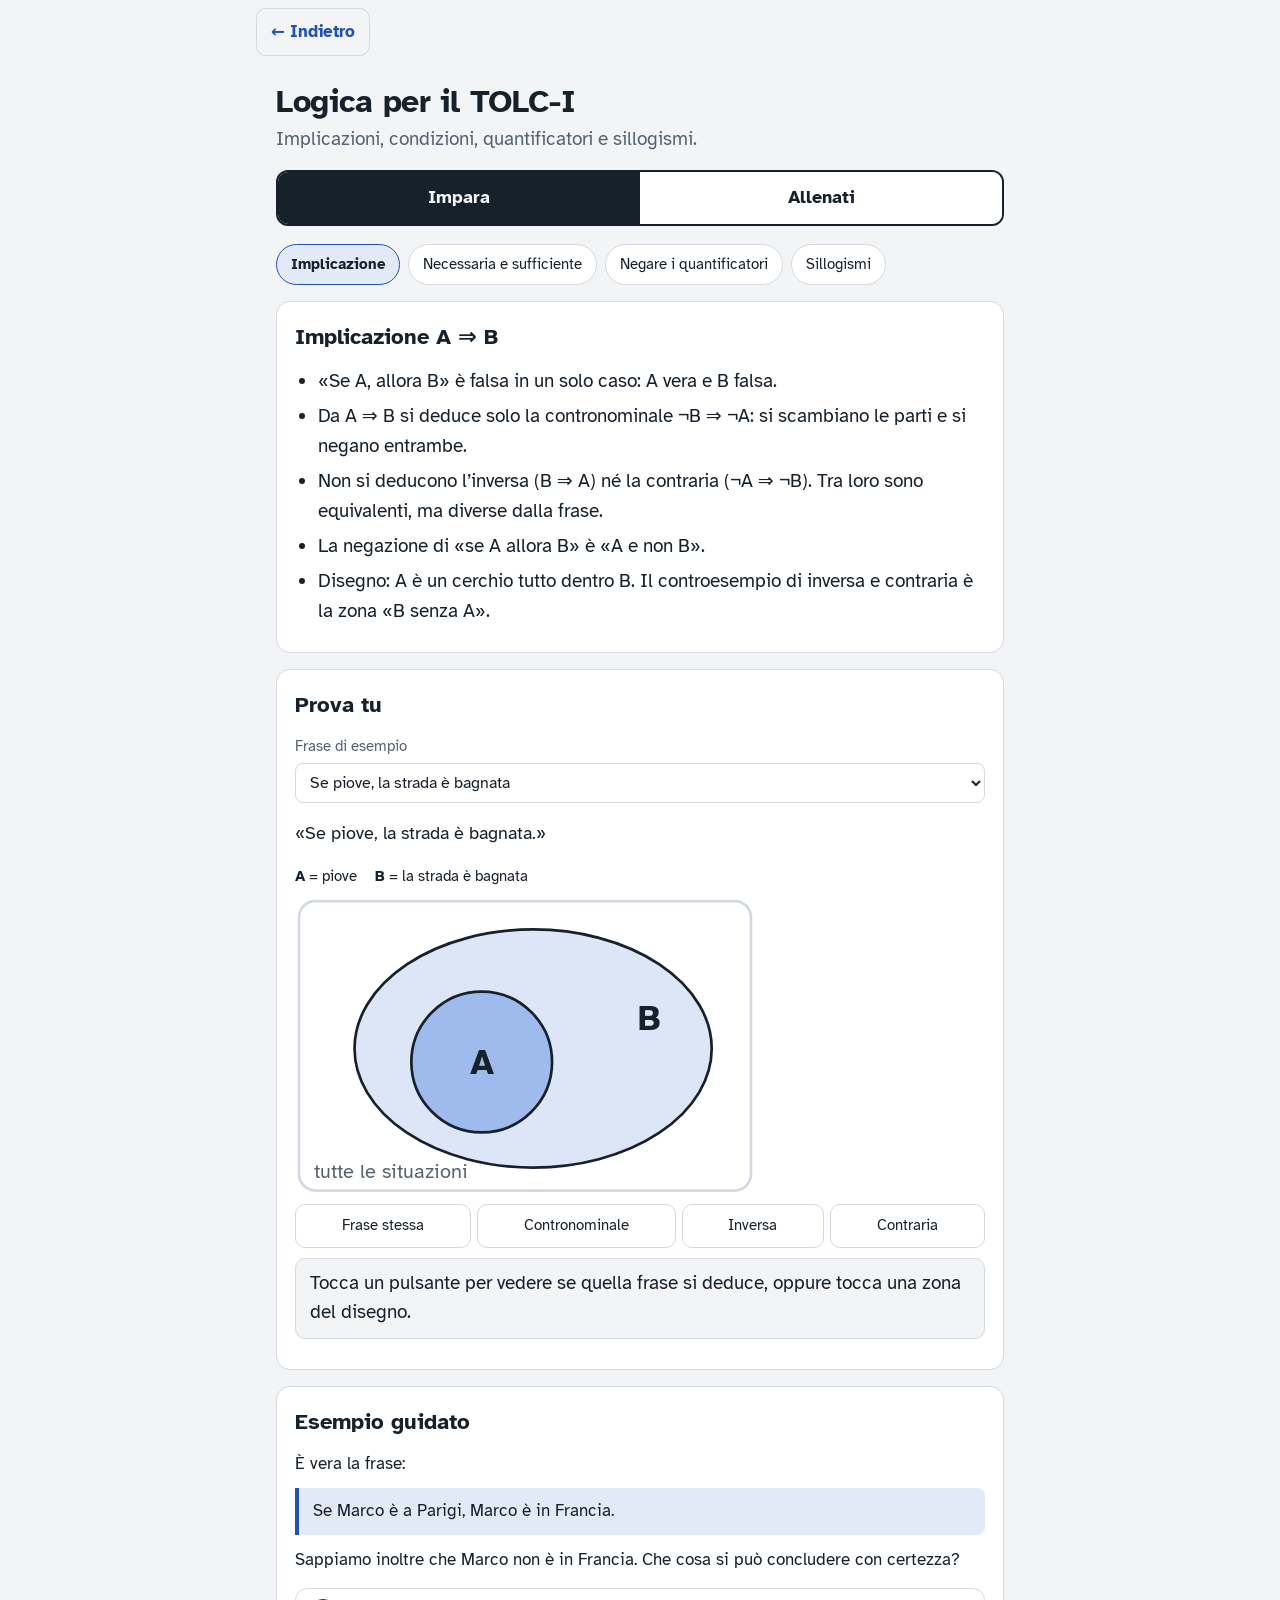
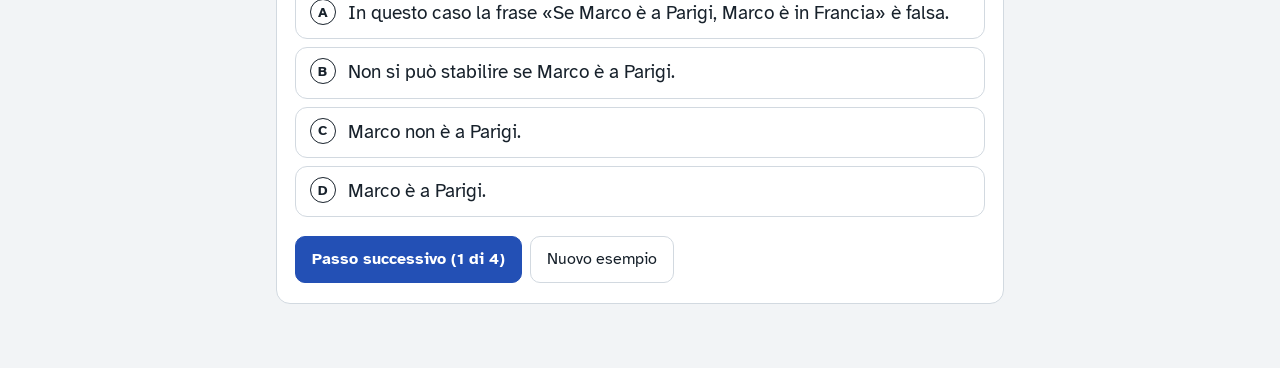
<file: moduli/logica/index.html>
<!DOCTYPE html>
<html lang="it">
<head>
<meta charset="utf-8">
<meta name="viewport" content="width=device-width, initial-scale=1, viewport-fit=cover">
<title>Logica per il TOLC-I</title>
<link rel="stylesheet" href="../../assets/fonts/atkinson-hyperlegible.css">
<link rel="stylesheet" href="../modulo.css">
<script src="../modulo.js"></script>
<style>
:root{--bg:#F2F4F6;--surface:#FFFFFF;--ink:#17212B;--muted:#56626F;--line:#D2D9E0;--accent:#2350B5;--accent-soft:#E2EAF8;
 --ok:#15704A;--ok-soft:#E1F1E8;--ko:#B3261E;--ko-soft:#FBE6E4;--mid:#8A5A00;--mid-soft:#FBF0D9;
 --setA:#9FBBEE;--setB:#DCE6F7;--full:#C3D5F5;--hbg:#ECEFF2;--hln:#A3ADB9;--hl:#F3C54F;
 box-sizing:border-box;padding-top:env(safe-area-inset-top,0px);padding-bottom:env(safe-area-inset-bottom,0px);color-scheme:light}
@media (prefers-color-scheme:dark){:root:not([data-theme="light"]){--bg:#11161C;--surface:#1A2129;--ink:#E7ECF1;--muted:#A2AEBB;--line:#334050;--accent:#93B2F4;--accent-soft:#22324E;
 --ok:#63C996;--ok-soft:#163223;--ko:#F2918A;--ko-soft:#3A1F1D;--mid:#E6B65C;--mid-soft:#3A2E14;
 --setA:#3E5F9E;--setB:#25344D;--full:#2F4B80;--hbg:#1F262E;--hln:#566270;--hl:#A8801C;color-scheme:dark}}
:root[data-theme="dark"]{--bg:#11161C;--surface:#1A2129;--ink:#E7ECF1;--muted:#A2AEBB;--line:#334050;--accent:#93B2F4;--accent-soft:#22324E;
 --ok:#63C996;--ok-soft:#163223;--ko:#F2918A;--ko-soft:#3A1F1D;--mid:#E6B65C;--mid-soft:#3A2E14;
 --setA:#3E5F9E;--setB:#25344D;--full:#2F4B80;--hbg:#1F262E;--hln:#566270;--hl:#A8801C;color-scheme:dark}
html{scroll-padding-top:env(safe-area-inset-top,0px)}
*,*::before,*::after{box-sizing:inherit}
body{margin:0;background:var(--bg);color:var(--ink);font-family:"Atkinson Hyperlegible",system-ui,-apple-system,"Segoe UI",Roboto,sans-serif;font-size:19px;line-height:1.55;-webkit-text-size-adjust:100%}
.wrap{max-width:760px;margin:0 auto;padding:20px 16px 48px}
header h1{font-size:2rem;line-height:1.15;margin:8px 0 4px;letter-spacing:-.01em}
header p{margin:0 0 16px;color:var(--muted)}
.modes{display:flex;gap:0;border:2px solid var(--ink);border-radius:12px;overflow:hidden;margin-bottom:18px}
.modetab{flex:1;font:inherit;font-weight:700;font-size:1.1rem;padding:12px;border:0;background:var(--surface);color:var(--ink);cursor:pointer}
.modetab[aria-selected="true"]{background:var(--ink);color:var(--bg)}
.topics{display:flex;flex-wrap:wrap;gap:8px;margin-bottom:16px}
.chip{font:inherit;font-size:.95rem;padding:8px 14px;border:1px solid var(--line);border-radius:999px;background:var(--surface);color:var(--ink);cursor:pointer}
.chip[aria-pressed="true"]{border-color:var(--accent);background:var(--accent-soft);font-weight:700}
.card{background:var(--surface);border:1px solid var(--line);border-radius:14px;padding:18px 18px 20px;margin-bottom:16px}
h2{font-size:1.4rem;margin:0 0 12px}
h3{font-size:1.15rem;margin:22px 0 8px}
.keys{margin:0;padding-left:1.2em}.keys li{margin:6px 0}
q{quotes:"«" "»"}
q.blockq{display:block;margin:10px 0 12px;padding:10px 14px;border-left:4px solid var(--accent);background:var(--accent-soft);border-radius:0 8px 8px 0;font-size:1.08rem}
q.blockq::before,q.blockq::after{content:none}
.big{font-size:1.1rem}
.small{font-size:.9rem;color:var(--muted)}
.sym{display:inline-block;font-weight:700;padding:0 6px;border-radius:6px;background:var(--accent-soft);white-space:nowrap}
.legend{display:flex;flex-wrap:wrap;gap:6px 18px;margin:6px 0;font-size:.95rem}
.field{display:block;margin:6px 0 10px;font-size:.95rem;color:var(--muted)}
.field.inline{display:inline-block;margin-left:8px}
select,input[type=number]{display:block;width:100%;max-width:100%;font:inherit;font-size:1rem;color:var(--ink);background:var(--surface);border:1px solid var(--line);border-radius:8px;padding:8px 10px;margin-top:4px}
.field.inline input{display:inline-block;width:5.5em}
.row2{display:grid;grid-template-columns:1fr 1fr;gap:12px}
.row2 select{margin-bottom:6px}
@media (max-width:560px){.row2{grid-template-columns:1fr}}
.btn{font:inherit;font-size:1rem;padding:10px 16px;border-radius:10px;border:1px solid var(--line);background:var(--surface);color:var(--ink);cursor:pointer}
.btn.primary{background:var(--accent);border-color:var(--accent);color:var(--surface);font-weight:700}
:root[data-theme="dark"] .btn.primary{color:#0F1620}
@media (prefers-color-scheme:dark){:root:not([data-theme="light"]) .btn.primary{color:#0F1620}}
.btn.big{font-size:1.1rem;padding:12px 20px;margin-top:14px}
.btn.small{font-size:.92rem;padding:7px 12px;margin:4px 0}
.btn:disabled{opacity:.5;cursor:default}
.btnrow{display:flex;flex-wrap:wrap;gap:8px;margin-top:12px}
.link{font:inherit;font-size:.92rem;background:none;border:0;color:var(--accent);text-decoration:underline;cursor:pointer;padding:2px 4px}
button:focus-visible,select:focus-visible,input:focus-visible,summary:focus-visible{outline:3px solid var(--accent);outline-offset:2px}
.seg{display:flex;flex-wrap:wrap;gap:6px;margin:10px 0}
.seg button{font:inherit;font-size:.95rem;flex:1 1 auto;padding:9px 12px;border:1px solid var(--line);border-radius:10px;background:var(--surface);color:var(--ink);cursor:pointer}
.seg button[aria-pressed="true"]{border-color:var(--accent);background:var(--accent-soft);font-weight:700}
.panel{border:1px solid var(--line);border-radius:10px;padding:10px 14px;margin:10px 0;background:var(--bg)}
.panel p{margin:6px 0}
.figwrap{margin:8px 0}.figwrap.narrow{max-width:420px}
svg.impl,svg.venn{width:100%;height:auto;display:block;max-width:460px}
svg.clickable{cursor:pointer}
.zU{fill:var(--surface);stroke:var(--line);stroke-width:2}
.zB{fill:var(--setB);stroke:var(--ink);stroke-width:2}
.zA{fill:var(--setA);stroke:var(--ink);stroke-width:2}
.zhl{fill:var(--hl)}
.zl{font:700 26px "Atkinson Hyperlegible",system-ui,sans-serif;fill:var(--ink);text-anchor:middle}
.zs{font:15px "Atkinson Hyperlegible",system-ui,sans-serif;fill:var(--muted)}
.zmark{fill:var(--ink);stroke:var(--surface);stroke-width:3}
.rfull{fill:var(--full)}.runk{fill:var(--surface)}.hbg{fill:var(--hbg)}.hln{stroke:var(--hln);stroke-width:2.5}
.rdot{fill:var(--ink)}
.rq{font:700 18px "Atkinson Hyperlegible",system-ui,sans-serif;fill:var(--muted);text-anchor:middle}
.vout{fill:none;stroke:var(--ink);stroke-width:2}
.vlab{font:700 22px "Atkinson Hyperlegible",system-ui,sans-serif;fill:var(--ink);text-anchor:middle}
.vleg{display:flex;flex-wrap:wrap;align-items:center;gap:4px 8px}
.sw{display:inline-block;width:18px;height:14px;border:1px solid var(--ink);border-radius:3px;vertical-align:middle}
.sw-full{background:var(--full)}.sw-unk{background:var(--surface)}
.sw-empty{background:repeating-linear-gradient(45deg,var(--hbg) 0 3px,var(--hln) 3px 5px)}
.badge{display:inline-block;font-size:.8rem;font-weight:700;padding:1px 8px;border-radius:999px;margin-right:6px;vertical-align:1px}
.b-ok{background:var(--ok-soft);color:var(--ok)}.b-ko{background:var(--ko-soft);color:var(--ko)}.b-mid{background:var(--mid-soft);color:var(--mid)}
.ok{color:var(--ok)}.ko{color:var(--ko)}
.vf{list-style:none;padding:0;margin:6px 0}.vf li{margin:6px 0}
.pairs{display:grid;gap:10px;margin-top:8px}.pair{border:1px solid var(--line);border-radius:10px;padding:6px 12px}
.pt{font-weight:700;margin:4px 0;font-size:.95rem}
.note{border-left:4px solid var(--mid);padding:6px 12px;background:var(--mid-soft);border-radius:0 8px 8px 0;font-size:.95rem}
.prem2{padding-left:1.4em;margin:10px 0}.prem2 li{margin:4px 0}
.stem{font-size:1.08rem}
.stem ol.roman{list-style:none;padding:0;margin:8px 0}.stem ol.roman li{margin:6px 0}
.stem ul.prem{margin:8px 0;padding-left:1.2em}.stem ul.prem li{margin:4px 0;font-weight:700}
.opts{list-style:none;padding:0;margin:14px 0}.opts li{margin:8px 0}
.opt{display:flex;gap:12px;align-items:flex-start;width:100%;text-align:left;font:inherit;font-size:1.05rem;padding:12px 14px;border:1px solid var(--line);border-radius:12px;background:var(--surface);color:var(--ink);cursor:pointer}
.opt:hover:not(:disabled){border-color:var(--accent)}
.opt:disabled{cursor:default}
.opt.is-ok,.opts.static li.is-ok{border-color:var(--ok);background:var(--ok-soft)}
.opt.is-ko{border-color:var(--ko);background:var(--ko-soft)}
.opts.static li{display:flex;gap:12px;padding:10px 14px;border:1px solid var(--line);border-radius:12px}
.lt{flex:0 0 auto;display:inline-grid;place-items:center;width:1.8em;height:1.8em;border-radius:50%;border:1.5px solid currentColor;font-weight:700;font-size:.9rem}
.steps{padding-left:1.4em}.steps li{margin:8px 0}
.rev{list-style:none;padding:0}.rev>li{border:1px solid var(--line);border-radius:12px;padding:10px 14px;margin:10px 0}
.rev>li.r-ok{border-color:var(--ok)}.rev>li.r-me.r-ko{border-color:var(--ko)}
.r-h{display:flex;gap:10px;align-items:flex-start;font-weight:700}
.r-tag{margin:4px 0;font-size:.88rem;color:var(--muted)}
.r-ok .r-tag{color:var(--ok)}.r-me.r-ko .r-tag{color:var(--ko)}
.rev p{margin:6px 0}
.err{background:var(--bg);border-radius:8px;padding:6px 10px}
.verdict{font-size:1.25rem;font-weight:700;padding:12px 14px;border-radius:12px;margin-top:6px}
.verdict.good{background:var(--ok-soft);color:var(--ok)}.verdict.bad{background:var(--ko-soft);color:var(--ko)}.verdict.blank{background:var(--mid-soft);color:var(--mid)}
.bar{display:flex;flex-wrap:wrap;gap:6px 18px;align-items:center;justify-content:space-between;background:var(--surface);border:1px solid var(--line);border-radius:12px;padding:10px 14px;margin-bottom:12px;position:sticky;top:env(safe-area-inset-top,0px);z-index:2}
#clock.low{color:var(--ko)}
.topic-tag{margin:0 0 6px;color:var(--muted);font-size:.92rem}
fieldset{border:1px solid var(--line);border-radius:10px;margin:0 0 12px;padding:8px 14px 12px}
legend{font-weight:700;padding:0 6px}
.check{display:flex;gap:10px;align-items:center;margin:8px 0;cursor:pointer}
.check input{width:22px;height:22px;accent-color:var(--accent)}
.fig{margin:14px 0;padding:0}.fig figcaption{font-size:.92rem;color:var(--muted);margin-top:6px}
.two{display:grid;grid-template-columns:1fr 1fr;gap:12px}
@media (max-width:520px){.two{grid-template-columns:1fr}}
.tt-wrap{overflow-x:auto;margin:8px 0}
.tt{border-collapse:collapse;font-size:.95rem}.tt th,.tt td{border:1px solid var(--line);padding:5px 10px;text-align:center}
.tt th{background:var(--bg)}
.score{font-size:1.4rem;margin:4px 0}.score b{font-size:2.4rem}
.hist{padding-left:1.4em}.hist li{margin:8px 0}
summary{cursor:pointer}
.revbox h3:first-child{margin-top:12px}
@media (max-width:480px){body{font-size:18px}header h1{font-size:1.6rem}.card{padding:14px}}
@media (prefers-reduced-motion:reduce){*{scroll-behavior:auto!important}}
</style>
</head>
<body>
<nav class="tolc-nav"><a class="tolc-back" href="../../index.html" data-tolc-back>← Indietro</a><span class="tolc-stato" data-tolc-stato role="status"></span></nav>
<div class="wrap">
<header><h1>Logica per il TOLC-I</h1><p>Implicazioni, condizioni, quantificatori e sillogismi.</p>
<div class="modes" role="tablist"><button class="modetab" role="tab" data-mode="learn" aria-selected="true">Impara</button><button class="modetab" role="tab" data-mode="practice" aria-selected="false">Allenati</button></div></header>
<main id="main"></main>
</div>
<script>
"use strict";
/* ================= UTILITÀ ================= */
const rnd=n=>Math.floor(Math.random()*n);
const pick=a=>a[rnd(a.length)];
function shuffle(a){a=a.slice();for(let i=a.length-1;i>0;i--){const j=rnd(i+1);const t=a[i];a[i]=a[j];a[j]=t;}return a;}
const cap=s=>s.charAt(0).toUpperCase()+s.slice(1);
const low=s=>s.charAt(0).toLowerCase()+s.slice(1);
const OPT={patto:true};

/* ================= FRASI PER IMPLICAZIONE E CONDIZIONI =================
   Ogni coppia è un'implicazione A ⇒ B realistica. ce = esempio di "B vera, A falsa". */
function C(subj,vi,vc){const s=subj?subj+' ':'';return{i:s+vi,c:s+vc,ni:s+'non '+vi,nc:s+'non '+vc};}
const PAIRS=[
 {a:C('','piove','piova'),b:C('la strada','è bagnata','sia bagnata'),ce:'è passata l’autobotte: la strada è bagnata ma non piove'},
 {a:C('il triangolo','è equilatero','sia equilatero'),b:C('il triangolo','è isoscele','sia isoscele'),ce:'un triangolo con due soli lati uguali è isoscele ma non equilatero'},
 {a:C('il quadrilatero','è un quadrato','sia un quadrato'),b:C('il quadrilatero','è un rettangolo','sia un rettangolo'),ce:'un rettangolo con lati 3 e 5 non è un quadrato'},
 {a:C('Luca','vive a Bologna','viva a Bologna'),b:C('Luca','vive in Emilia-Romagna','viva in Emilia-Romagna'),ce:'Luca vive a Modena: in Emilia-Romagna, ma non a Bologna'},
 {a:C('Marco','è a Parigi','sia a Parigi'),b:C('Marco','è in Francia','sia in Francia'),ce:'Marco è a Lione: in Francia, ma non a Parigi'},
 {a:C('il numero','termina con 0','termini con 0'),b:C('il numero','è divisibile per 5','sia divisibile per 5'),ce:'il numero 15 è divisibile per 5 ma non termina con 0'},
 {a:C('il numero','è divisibile per 4','sia divisibile per 4'),b:C('il numero','è pari','sia pari'),ce:'il numero 6 è pari ma non è divisibile per 4'},
 {a:C('il numero','è multiplo di 9','sia multiplo di 9'),b:C('il numero','è multiplo di 3','sia multiplo di 3'),ce:'il numero 12 è multiplo di 3 ma non di 9'},
 {a:C('l’acqua','bolle','bolla'),b:C('l’acqua','è calda','sia calda'),ce:'l’acqua a 60 °C è calda ma non bolle'},
 {a:C('Sara','ha la patente B','abbia la patente B'),b:C('Sara','è maggiorenne','sia maggiorenne'),ce:'Sara ha 20 anni ma non ha mai preso la patente'},
 {a:C('Anna','vince la gara','vinca la gara'),b:C('Anna','partecipa alla gara','partecipi alla gara'),ce:'Anna partecipa alla gara ma arriva terza'},
 {a:C('Giulia','supera l’esame','superi l’esame'),b:C('Giulia','è iscritta all’esame','sia iscritta all’esame'),ce:'Giulia è iscritta all’esame ma non lo supera'},
 {a:C('il telefono','squilla','squilli'),b:C('il telefono','è acceso','sia acceso'),ce:'il telefono è acceso ma nessuno chiama'},
 {a:C('la lampadina','è accesa','sia accesa'),b:C('','c’è corrente','ci sia corrente'),ce:'c’è corrente ma l’interruttore è spento'},
 {a:C('il cantiere','è aperto','sia aperto'),b:C('il permesso di costruire','è stato rilasciato','sia stato rilasciato'),ce:'il permesso è stato rilasciato ma i lavori non sono ancora iniziati'},
 {a:C('la trave','è in acciaio','sia in acciaio'),b:C('la trave','è metallica','sia metallica'),ce:'una trave in alluminio è metallica ma non in acciaio'},
 {a:C('Fido','è un cane','sia un cane'),b:C('Fido','è un mammifero','sia un mammifero'),ce:'Fido è un gatto: un mammifero, ma non un cane'},
 {a:C('il frigorifero','funziona','funzioni'),b:C('il frigorifero','è collegato alla corrente','sia collegato alla corrente'),ce:'il frigorifero è collegato ma è guasto'},
 {a:C('il treno','parte','parta'),b:C('il macchinista','è a bordo','sia a bordo'),ce:'il macchinista è a bordo ma il treno è fermo per un guasto'},
 {a:C('Paolo','entra in palestra','entri in palestra'),b:C('Paolo','ha l’abbonamento','abbia l’abbonamento'),ce:'Paolo ha l’abbonamento ma oggi resta a casa'},
 {a:C('la piscina','è aperta','sia aperta'),b:C('il bagnino','è presente','sia presente'),ce:'il bagnino è presente per le pulizie, a piscina chiusa'},
 {a:C('Chiara','è nata a Napoli','sia nata a Napoli'),b:C('Chiara','è nata in Italia','sia nata in Italia'),ce:'Chiara è nata a Torino'},
 {a:C('la caldaia','è accesa','sia accesa'),b:C('il gas','arriva alla caldaia','arrivi alla caldaia'),ce:'il gas arriva ma la caldaia è spenta'},
 {a:C('Davide','guida l’auto','guidi l’auto'),b:C('Davide','ha le chiavi dell’auto','abbia le chiavi dell’auto'),ce:'Davide ha le chiavi ma oggi va a piedi'},
 {a:C('il cellulare','si carica','si carichi'),b:C('il caricabatterie','è collegato','sia collegato'),ce:'il caricabatterie è collegato ma la batteria è già piena'},
 {a:C('Tommaso','abita a Milano','abiti a Milano'),b:C('Tommaso','abita in Lombardia','abiti in Lombardia'),ce:'Tommaso abita a Bergamo'},
 {a:C('il negozio','accetta la carta','accetti la carta'),b:C('il negozio','ha il POS','abbia il POS'),ce:'il negozio ha il POS ma oggi è guasto'},
 {a:C('','è domenica','sia domenica'),b:C('la scuola','è chiusa','sia chiusa'),ce:'in un giorno di festa infrasettimanale la scuola è chiusa ma non è domenica'},
];

/* ================= LOGICA PROPOSIZIONALE (tavole di verità) ================= */
const WORLDS=[{A:true,B:true},{A:true,B:false},{A:false,B:true},{A:false,B:false}];
const L=(v,n=false)=>({v,n});
const imp=(x,y)=>({t:'imp',x,y}), iff=(x,y)=>({t:'iff',x,y}), and=(x,y)=>({t:'and',x,y});
const evL=(l,w)=>l.n?!w[l.v]:w[l.v];
function ev(f,w){const a=evL(f.x,w),b=evL(f.y,w);return f.t==='imp'?(!a||b):f.t==='iff'?(a===b):(a&&b);}
const tab=f=>WORLDS.map(w=>ev(f,w));
const sameTab=(f,g)=>{const a=tab(f),b=tab(g);return a.every((v,i)=>v===b[i]);};
const entails=(f,g)=>{const a=tab(f),b=tab(g);return a.every((v,i)=>!v||b[i]);};
const isNeg=(f,g)=>{const a=tab(f),b=tab(g);return a.every((v,i)=>v!==b[i]);};
const symL=l=>(l.n?'¬':'')+l.v;
const sym=f=>symL(f.x)+(f.t==='imp'?' ⇒ ':f.t==='iff'?' ⇔ ':' e ')+symL(f.y);
function clauseOf(p,l){const c=l.v==='A'?p.a:p.b;return l.n?{i:c.ni,c:c.nc}:{i:c.i,c:c.c};}
function fText(p,f){const x=clauseOf(p,f.x).i,y=clauseOf(p,f.y).i;
 if(f.t==='imp')return `Se ${x}, ${y}.`;
 if(f.t==='iff')return `${cap(x)} se e solo se ${y}.`;
 return `${cap(x)} e ${y}.`;}
const worldTxt=(p,w)=>`${w.A?p.a.i:p.a.ni} e ${w.B?p.b.i:p.b.ni}`;
const worldFull=(p,w)=>worldTxt(p,w)+(!w.A&&w.B?` (per esempio: ${p.ce})`:'');
const worldSym=w=>`A ${w.A?'vera':'falsa'} e B ${w.B?'vera':'falsa'}`;
const worldRegion=w=>w.A&&w.B?'in':(!w.A&&w.B?'ring':(!w.A&&!w.B?'out':null));
const VF=b=>b?'V':'F';
function truthTable(p,cols){
 let h='<div class="tt-wrap"><table class="tt"><thead><tr><th>A</th><th>B</th>'+cols.map(c=>`<th>${c.h}</th>`).join('')+'</tr></thead><tbody>';
 WORLDS.forEach(w=>{h+=`<tr><td>${VF(w.A)}</td><td>${VF(w.B)}</td>`+cols.map(c=>`<td>${VF(ev(c.f,w))}</td>`).join('')+'</tr>';});
 return h+`</tbody></table></div><p class="small">A = «${p.a.i}», B = «${p.b.i}». V = vera, F = falsa.</p>`;}
const BASE=imp(L('A'),L('B'));

const IMP_ST={
 frase:{name:'la frase stessa',f:imp(L('A'),L('B'))},
 contronominale:{name:'la contronominale',f:imp(L('B',true),L('A',true))},
 inversa:{name:'l’inversa',f:imp(L('B'),L('A'))},
 contraria:{name:'la contraria',f:imp(L('A',true),L('B',true))},
};

/* --- Implicazione 1: quali frasi si deducono --- */
function genImpDeduce(){
 const pi=rnd(PAIRS.length),p=PAIRS[pi],prem=BASE;
 const keys=shuffle(Object.keys(IMP_ST)),R4=['I','II','III','IV'],lab={};
 keys.forEach((k,i)=>lab[k]=R4[i]);
 const ded=keys.filter(k=>entails(prem,IMP_ST[k].f));
 const same=(a,b)=>a.length===b.length&&a.every(x=>b.includes(x));
 const setLabel=set=>{const r=set.map(k=>lab[k]).sort((a,b)=>R4.indexOf(a)-R4.indexOf(b));
  if(r.length===4)return 'Tutte e quattro: I, II, III e IV';
  if(r.length===1)return 'Solo '+r[0];
  return 'Solo '+r.slice(0,-1).join(', ')+' e '+r[r.length-1];};
 const CAND=[
  {set:['frase','inversa'],err:'Hai girato la freccia: da A ⇒ B hai preso anche B ⇒ A (errore detto «affermazione del conseguente»).'},
  {set:['frase','contraria'],err:'Hai negato le due parti senza scambiarle: è la contraria, che non segue (errore detto «negazione dell’antecedente»).'},
  {set:['frase','contronominale','inversa','contraria'],err:'Hai letto «se» come «se e solo se»: solo così varrebbero anche inversa e contraria.'},
  {set:['frase'],err:'Hai dimenticato la contronominale: dice la stessa cosa della frase, quindi segue sempre.'},
  {set:['frase','inversa','contraria'],err:'Hai scambiato i ruoli: inversa e contraria non seguono, la contronominale sì.'},
 ];
 const cw=g=>WORLDS.find(w=>ev(prem,w)&&!ev(g,w));
 const explain=set=>{const bad=set.filter(k=>!ded.includes(k)),miss=ded.filter(k=>!set.includes(k));const out=[];
  if(bad.length){const w=cw(IMP_ST[bad[0]].f);const nm=bad.map(k=>`${lab[k]} (${IMP_ST[k].name})`).join(' e ');
   out.push(`${nm} non ${bad.length>1?'seguono':'segue'}: nella situazione «${worldFull(p,w)}» la frase data è vera ma ${bad.length>1?'loro sono false':bad.map(k=>lab[k])[0]+' è falsa'}.`);}
  miss.forEach(k=>out.push(`Manca ${lab[k]} (${IMP_ST[k].name}), che è vera in tutte le situazioni permesse dalla frase.`));
  return out.join(' ');};
 const wrong=shuffle(CAND.filter(c=>!same(c.set,ded))).slice(0,4);
 const options=shuffle([{set:ded,err:null},...wrong]).map(c=>{
  const ok=same(c.set,ded);
  return{html:setLabel(c.set),correct:ok,why:ok?'Si deducono solo la frase stessa e la sua contronominale: nessuna situazione permessa dalla frase le rende false.':explain(c.set),err:ok?null:c.err};});
 const allowed=WORLDS.filter(w=>ev(prem,w));
 const ringNames=keys.filter(k=>{const w=cw(IMP_ST[k].f);return w&&worldRegion(w)==='ring';}).map(k=>`${lab[k]} (${IMP_ST[k].name})`);
 return{topic:'imp',key:'d'+pi+keys.join(''),
  stem:`È vera la frase:<q class="blockq">${fText(p,prem)}</q>Quali delle seguenti affermazioni si possono dedurre con certezza?<ol class="roman">${keys.map(k=>`<li><b>${lab[k]}.</b> ${fText(p,IMP_ST[k].f)}</li>`).join('')}</ol>`,
  options,
  steps:[
   `Dai un nome alle due parti: A = «${p.a.i}», B = «${p.b.i}». La frase è A ⇒ B.`,
   `Scrivi le quattro affermazioni in simboli: ${keys.map(k=>`${lab[k]} = ${sym(IMP_ST[k].f)} (${IMP_ST[k].name})`).join('; ')}.`,
   `A ⇒ B esclude una sola situazione: A vera e B falsa. Restano possibili: ${allowed.map(worldSym).join('; ')}.`,
   ...keys.map(k=>{const w=cw(IMP_ST[k].f);return w?`${lab[k]} è falsa quando ${worldSym(w)} (per esempio: ${p.ce}), situazione che la frase permette: non si deduce.`:`${lab[k]} è vera in tutte le situazioni rimaste: si deduce.`;}),
   `Risposta: ${setLabel(ded)}.`],
  fig:{type:'impl',pair:pi,hl:['ring'],caption:`Zona evidenziata: B senza A («${worldTxt(p,{A:false,B:true})}»). È il controesempio di ${ringNames.join(' e ')}. La zona «A fuori da B» non esiste: per questo frase e contronominale non hanno controesempi.`}};
}

/* --- Implicazione 2: dato un fatto, cosa si conclude --- */
function genImpFact(){
 const pi=rnd(PAIRS.length),p=PAIRS[pi],prem=BASE;
 const fact=pick([L('A'),L('A',true),L('B'),L('B',true)]);
 const other=fact.v==='A'?'B':'A',O=other==='A'?p.a:p.b;
 const ws=WORLDS.filter(w=>ev(prem,w)&&evL(fact,w));
 const vals=[...new Set(ws.map(w=>w[other]))];
 const factTxt=clauseOf(p,fact).i;
 const fk=(fact.n?'n':'')+fact.v;
 const label=(k)=>{
  if(fk==='B'&&k==='T')return 'Affermazione del conseguente: B può essere vera anche senza A.';
  if(fk==='nA'&&k==='F')return 'Negazione dell’antecedente: anche senza A, B può accadere.';
  if(fk==='nB'&&(k==='U'||k==='T'))return 'Non hai usato la contronominale: se B è falsa, A non può essere vera.';
  if(fk==='A'&&(k==='U'||k==='F'))return 'Non hai applicato la frase: se A è vera, B segue per forza.';
  return null;};
 const valTxt=v=>v?O.i:O.ni;
 const mk=(k,html,correct)=>{let why;
  if(k==='X'){why=correct?'I dati sono incompatibili.':`La frase è data per vera e il fatto non la contraddice: la situazione «${worldTxt(p,ws[0])}» rispetta entrambi.`;}
  else if(k==='U'){why=correct?`Con il fatto dato restano possibili sia «${worldTxt(p,ws[0])}» sia «${worldTxt(p,ws[1])}».`:`Si può stabilire: l’unica situazione compatibile è «${worldTxt(p,ws[0])}».`;}
  else{const v=k==='T';
   if(correct)why=`In ogni situazione compatibile (${ws.map(w=>'«'+worldTxt(p,w)+'»').join(', ')}) risulta «${valTxt(v)}».`;
   else if(vals.length===2)why=`Non è certo: sono possibili sia «${worldFull(p,ws.find(w=>w[other]===v))}» sia «${worldFull(p,ws.find(w=>w[other]!==v))}».`;
   else why=`È impossibile: se la frase è vera e ${factTxt}, allora per forza ${valTxt(vals[0])}.`;}
  return{html,correct,why,err:correct?null:label(k)};};
 const options=shuffle([
  mk('T',cap(O.i)+'.',vals.length===1&&vals[0]===true),
  mk('F',cap(O.ni)+'.',vals.length===1&&vals[0]===false),
  mk('U',`Non si può stabilire se ${O.i}.`,vals.length===2),
  mk('X',`In questo caso la frase «${fText(p,prem).slice(0,-1)}» è falsa.`,ws.length===0)]);
 const regs=ws.map(worldRegion);
 const rule={A:'È la frase applicata direttamente: A vera ⇒ B vera.',nB:'È la contronominale: B falsa ⇒ A falsa.',B:'La frase non dice nulla su A quando B è vera.',nA:'La frase non dice nulla su B quando A è falsa.'}[fk];
 return{topic:'imp',key:'f'+pi+fk,
  stem:`È vera la frase:<q class="blockq">${fText(p,prem)}</q>Sappiamo inoltre che ${factTxt}. Che cosa si può concludere con certezza?`,
  options,
  steps:[`A = «${p.a.i}», B = «${p.b.i}». La frase è A ⇒ B: esclude solo «A vera e B falsa».`,
   `Il fatto «${factTxt}» lascia possibili: ${ws.map(worldSym).join('; ')}.`,
   vals.length===1?`In tutte risulta «${valTxt(vals[0])}». ${rule}`:`Può essere sia «${O.i}» sia «${O.ni}». ${rule}`,
   `Risposta: ${options.find(o=>o.correct).html}`],
  fig:{type:'impl',pair:pi,hl:regs,caption:`Zone compatibili con il fatto «${factTxt}» (evidenziate).`}};
}

/* --- Implicazione 3: negazione --- */
function genImpNeg(){
 const pi=rnd(PAIRS.length),p=PAIRS[pi],prem=BASE;
 const pool=[
  {f:and(L('A'),L('B',true)),err:null},
  {f:imp(L('A'),L('B',true)),err:'Hai negato solo la seconda parte tenendo il «se»: la negazione di un «se… allora» non è un altro «se… allora».'},
  {f:imp(L('A',true),L('B',true)),err:'È la contraria, non la negazione.'},
  {f:and(L('A',true),L('B',true)),err:'Hai negato entrambe le parti: la frase è falsa solo quando A accade e B no.'},
  {f:imp(L('B'),L('A')),err:'È l’inversa, non la negazione.'},
  {f:and(L('A'),L('B')),err:'Questa situazione rende vera la frase, non falsa.'}];
 const good=pool.filter(o=>isNeg(prem,o.f)),bad=shuffle(pool.filter(o=>!isNeg(prem,o.f))).slice(0,4);
 const options=shuffle([good[0],...bad]).map(o=>{const ok=isNeg(prem,o.f);let why;
  if(ok)why='Ha sempre il valore opposto alla frase: è falsa quando la frase è vera e vera quando la frase è falsa.';
  else{const w=WORLDS.find(w=>ev(prem,w)===ev(o.f,w));why=`Nella situazione «${worldFull(p,w)}» la frase data e questa sono entrambe ${ev(prem,w)?'vere':'false'}: una negazione deve avere sempre il valore opposto.`;}
  return{html:fText(p,o.f),correct:ok,why,err:ok?null:o.err,sym:sym(o.f)};});
 return{topic:'imp',key:'n'+pi,
  stem:`Qual è la negazione di questa frase?<q class="blockq">${fText(p,prem)}</q>`,options,
  steps:[`A = «${p.a.i}», B = «${p.b.i}». La frase è A ⇒ B.`,
   `A ⇒ B è falsa in un solo caso: A vera e B falsa.`,
   `Quindi la negazione è «A e non B»: <q>${fText(p,good[0].f)}</q>`,
   `Controllo con la tavola di verità: la colonna della negazione è l’opposto di quella di A ⇒ B.`+truthTable(p,[{h:'A ⇒ B',f:prem},{h:'A e ¬B',f:good[0].f}])]};
}

/* --- Implicazione 4: frase equivalente --- */
function genImpEq(){
 const pi=rnd(PAIRS.length),p=PAIRS[pi],prem=BASE;
 const pool=[
  {f:imp(L('B',true),L('A',true)),err:null},
  {f:imp(L('B'),L('A')),err:'È l’inversa: hai girato la freccia.'},
  {f:imp(L('A',true),L('B',true)),err:'È la contraria: hai negato le parti senza scambiarle.'},
  {f:imp(L('A'),L('B',true)),err:'Una negazione di troppo: cambia completamente il significato.'},
  {f:iff(L('A'),L('B')),err:'Aggiunge il verso opposto (B ⇒ A): dice più della frase data.'},
  {f:and(L('A'),L('B')),err:'Afferma che A e B accadono davvero; la frase dice solo cosa succede «se» A.'}];
 const good=pool.filter(o=>sameTab(prem,o.f)),bad=shuffle(pool.filter(o=>!sameTab(prem,o.f))).slice(0,4);
 const options=shuffle([good[0],...bad]).map(o=>{const ok=sameTab(prem,o.f);let why;
  if(ok)why='È la contronominale: è vera e falsa esattamente nelle stesse situazioni della frase.';
  else{const w=WORLDS.find(w=>ev(prem,w)!==ev(o.f,w));why=`Nella situazione «${worldFull(p,w)}» la frase data è ${ev(prem,w)?'vera':'falsa'}, questa invece è ${ev(o.f,w)?'vera':'falsa'}.`;}
  return{html:fText(p,o.f),correct:ok,why,err:ok?null:o.err};});
 return{topic:'imp',key:'e'+pi,
  stem:`Quale frase ha lo stesso significato di questa?<q class="blockq">${fText(p,prem)}</q>`,options,
  steps:[`A = «${p.a.i}», B = «${p.b.i}». La frase è A ⇒ B.`,
   `L’unica riscrittura con «se… allora» equivalente è la contronominale: ¬B ⇒ ¬A (si scambiano le parti e si negano entrambe).`,
   `Controllo con la tavola di verità: le due colonne coincidono.`+truthTable(p,[{h:'A ⇒ B',f:prem},{h:'¬B ⇒ ¬A',f:good[0].f},{h:'B ⇒ A',f:imp(L('B'),L('A'))}]),
   `Risposta: <q>${fText(p,good[0].f)}</q>`]};
}

/* ================= CONDIZIONE NECESSARIA E SUFFICIENTE ================= */
const TPL=[
 {id:'se',k:'imp',lab:'Se A, B',r:(X,Y)=>`Se ${X.i}, ${Y.i}.`,hint:(X,Y)=>`«Se X, Y» significa X ⇒ Y.`},
 {id:'solose',k:'imp',lab:'A solo se B',r:(X,Y)=>`${cap(X.i)} solo se ${Y.i}.`,hint:()=>`«X solo se Y»: X può accadere soltanto quando c’è Y, quindi X ⇒ Y (Y è necessaria).`},
 {id:'sedopo',k:'imp',lab:'B se A',r:(X,Y)=>`${cap(Y.i)} se ${X.i}.`,hint:()=>`«Y se X» è un «se» messo in fondo: X ⇒ Y.`},
 {id:'basta',k:'imp',lab:'Basta che A perché B',r:(X,Y)=>`Basta che ${X.c} perché ${Y.c}.`,hint:()=>`«Basta che X perché Y»: X da sola garantisce Y, quindi X ⇒ Y (X è sufficiente).`},
 {id:'suff',k:'imp',lab:'È sufficiente che A perché B',r:(X,Y)=>`È sufficiente che ${X.c} perché ${Y.c}.`,hint:()=>`«È sufficiente che X perché Y»: X ⇒ Y (X è sufficiente).`},
 {id:'nec',k:'imp',lab:'Condizione necessaria perché A è che B',r:(X,Y)=>`Condizione necessaria perché ${X.c} è che ${Y.c}.`,hint:()=>`«Condizione necessaria perché X è che Y»: senza Y niente X, quindi X ⇒ Y.`},
 {id:'ogni',k:'imp',lab:'Ogni volta che A, B',r:(X,Y)=>`Ogni volta che ${X.i}, ${Y.i}.`,hint:()=>`«Ogni volta che X, Y»: X ⇒ Y.`},
 {id:'patto',k:'imp',lab:'A, a patto che B',patto:true,r:(X,Y)=>`${cap(X.i)}, a patto che ${Y.c}.`,hint:()=>`«X, a patto che Y» vale come «X solo se Y»: X ⇒ Y (Y è necessaria).`},
 {id:'sse',k:'iff',lab:'A se e solo se B',r:(X,Y)=>`${cap(X.i)} se e solo se ${Y.i}.`,hint:()=>`«X se e solo se Y» vale nei due versi: X ⇔ Y.`},
];
function inst(p,t,x,y){return{t,x,y,f:{t:t.k,x,y},txt:t.r(clauseOf(p,x),clauseOf(p,y))};}
function hintFor(p,t,x,y){return t.hint()+` Qui X = «${clauseOf(p,x).i}», Y = «${clauseOf(p,y).i}».`;}
function relLabel(f){
 if(sameTab(f,BASE))return 'equiv';
 if(sameTab(f,imp(L('B'),L('A'))))return 'inv';
 if(sameTab(f,iff(L('A'),L('B'))))return 'iff';
 if(sameTab(f,imp(L('A'),L('B',true))))return 'sign';
 return 'other';}
const REL_ERR={inv:'Significa B ⇒ A: hai girato il verso della condizione (inversa e contraria dicono questo).',iff:'Significa A ⇔ B: aggiunge anche il verso opposto, che la frase non garantisce.',sign:'Significa A ⇒ ¬B: c’è una negazione sbagliata.',other:'Ha un significato diverso.'};
const usableT=()=>TPL.filter(t=>OPT.patto||!t.patto);

/* --- CNS 1: chi è necessaria / sufficiente --- */
const STMT_K={suff:'condizione sufficiente per',nec:'condizione necessaria per',ns:'condizione necessaria e sufficiente per'};
function stmtF(k,X,Y){return k==='suff'?imp(X,Y):k==='nec'?imp(Y,X):iff(X,Y);}
function genCnsCond(){
 const pi=rnd(PAIRS.length),p=PAIRS[pi];
 const t=pick(usableT().filter(t=>t.k==='imp'));
 const s=inst(p,t,L('A'),L('B')),stem=s.f;
 const all=[];
 ['suff','nec','ns'].forEach(k=>[[L('A'),L('B')],[L('B'),L('A')]].forEach(([X,Y])=>{
  all.push({k,X,Y,f:stmtF(k,X,Y),html:`«${cap(clauseOf(p,X).i)}» è ${STMT_K[k]} «${clauseOf(p,Y).i}».`});}));
 const good=all.filter(o=>entails(stem,o.f)),badAll=all.filter(o=>!entails(stem,o.f));
 const nsPick=pick(badAll.filter(o=>o.k==='ns'));
 const bad=[...badAll.filter(o=>o.k!=='ns'),nsPick];
 const errOf=o=>o.k==='ns'?'La frase dà un solo verso: «necessaria e sufficiente» richiederebbe anche il viceversa.':(o.k==='nec'&&o.X.v==='A')?'Hai scambiato «necessaria» e «sufficiente».':(o.k==='suff'&&o.X.v==='B')?'Hai invertito i ruoli: la condizione sufficiente è la A, non la B.':(o.k==='nec'&&o.X.v==='B')?null:null;
 const options=shuffle([pick(good),...bad]).map(o=>{const ok=entails(stem,o.f);let why;
  if(ok)why=`Segue da A ⇒ B: ${o.k==='suff'?'la A garantisce la B':'senza la B non può esserci la A'}.`;
  else{const w=WORLDS.find(w=>ev(stem,w)&&!ev(o.f,w));why=`La frase permette la situazione «${worldFull(p,w)}», in cui questa affermazione non regge.`;}
  return{html:o.html,correct:ok,why,err:ok?null:errOf(o)};});
 return{topic:'cns',key:'c'+pi+t.id,
  stem:`Considera la frase:<q class="blockq">${s.txt}</q>Quale delle seguenti affermazioni è corretta?`,options,
  steps:[`Riconosci la struttura. ${hintFor(p,t,L('A'),L('B'))}`,
   `Quindi A ⇒ B con A = «${p.a.i}» e B = «${p.b.i}».`,
   `In A ⇒ B: A è condizione sufficiente per B; B è condizione necessaria per A. Nient’altro è garantito.`,
   `Risposta: ${options.find(o=>o.correct).html}`],
  fig:{type:'impl',pair:pi,hl:[],caption:'Il cerchio piccolo (A) è la condizione sufficiente, quello grande (B) la necessaria.'}};
}

/* --- CNS 2: frase con lo stesso significato --- */
function genCnsEq(){
 const pi=rnd(PAIRS.length),p=PAIRS[pi],T=usableT();
 const st=pick(T.filter(t=>t.k==='imp'));
 const s=inst(p,st,L('A'),L('B'));
 const A=L('A'),B=L('B'),nA=L('A',true),nB=L('B',true),se=T.find(t=>t.id==='se'),sse=T.find(t=>t.id==='sse');
 const eqPool=[...T.filter(t=>t.k==='imp'&&t.id!==st.id).map(t=>inst(p,t,A,B)),inst(p,se,nB,nA)];
 const invPool=[...T.filter(t=>t.k==='imp').map(t=>inst(p,t,B,A)),inst(p,se,nA,nB)];
 const extra=shuffle([inst(p,sse,A,B),inst(p,se,A,nB)]);
 const correct=pick(eqPool);
 const chosen=[];const used=new Set([s.txt,correct.txt]);
 const add=o=>{if(!used.has(o.txt)&&!sameTab(o.f,s.f)&&chosen.length<4){chosen.push(o);used.add(o.txt);}};
 add(extra[0]); if(Math.random()<.5)add(extra[1]);
 shuffle(invPool).forEach(add);
 const options=shuffle([correct,...chosen]).map(o=>{const ok=sameTab(o.f,s.f);let why;
  if(ok)why=`Significa ${sym(o.f)}, che equivale ad A ⇒ B: stesse situazioni vere e false.`;
  else{const w=WORLDS.find(w=>ev(s.f,w)!==ev(o.f,w));why=`Significa ${sym(o.f)}. Nella situazione «${worldFull(p,w)}» la frase data è ${ev(s.f,w)?'vera':'falsa'}, questa invece è ${ev(o.f,w)?'vera':'falsa'}.`;}
  return{html:o.txt,correct:ok,why,err:ok?null:REL_ERR[relLabel(o.f)]};});
 return{topic:'cns',key:'q'+pi+st.id,
  stem:`Quale frase ha lo stesso significato di questa?<q class="blockq">${s.txt}</q>`,options,
  steps:[`Traduci la frase data. ${hintFor(p,st,A,B)}`,`Quindi A ⇒ B con A = «${p.a.i}», B = «${p.b.i}».`,
   `Traduci ogni risposta allo stesso modo e cerca quella che dà ancora A ⇒ B (oppure la sua contronominale ¬B ⇒ ¬A).`,
   ...options.map((o,i)=>`${'ABCDE'[i]}: ${o.why.split('.')[0]}.`),
   `Risposta: <q>${correct.txt}</q>`]};
}

/* ================= QUANTIFICATORI ================= */
function N(s,p,art,un){return{s,p,art,un,nes:un==='uno'?'nessuno':'nessun'};}
const QNOUNS=[N('partecipante al corso','partecipanti al corso','i','un'),N('inquilino del palazzo','inquilini del palazzo','gli','un'),N('dipendente dell’ufficio','dipendenti dell’ufficio','i','un'),N('alunno della classe','alunni della classe','gli','un'),N('cliente del bar','clienti del bar','i','un'),N('giocatore della squadra','giocatori della squadra','i','un'),N('passeggero del treno','passeggeri del treno','i','un'),N('iscritto alla palestra','iscritti alla palestra','gli','un'),N('collega di Marco','colleghi di Marco','i','un'),N('amico di Giulia','amici di Giulia','gli','un'),N('socio del circolo','soci del circolo','i','un'),N('turista del gruppo','turisti del gruppo','i','un'),N('ospite dell’albergo','ospiti dell’albergo','gli','un'),N('abitante del paese','abitanti del paese','gli','un'),N('studente del corso','studenti del corso','gli','uno'),N('candidato al concorso','candidati al concorso','i','un'),N('operaio del cantiere','operai del cantiere','gli','un'),N('vicino di casa di Anna','vicini di casa di Anna','i','un'),N('cugino di Paolo','cugini di Paolo','i','un'),N('corridore della gara','corridori della gara','i','un')];
const VERBS=[['parla inglese','parlano inglese'],['ha pagato la quota','hanno pagato la quota'],['abita in centro','abitano in centro'],['beve il caffè','bevono il caffè'],['usa la bicicletta','usano la bicicletta'],['ha letto il regolamento','hanno letto il regolamento'],['si alza prima delle 7','si alzano prima delle 7'],['ha superato l’esame','hanno superato l’esame'],['porta gli occhiali','portano gli occhiali'],['gioca a calcetto','giocano a calcetto'],['ha un cane','hanno un cane'],['è arrivato in orario','sono arrivati in orario'],['mangia in mensa','mangiano in mensa'],['ha consegnato il compito','hanno consegnato il compito'],['ha il motorino','hanno il motorino'],['va in vacanza al mare','vanno in vacanza al mare'],['sa nuotare','sanno nuotare'],['fa colazione al bar','fanno colazione al bar'],['ha votato','hanno votato'],['suona uno strumento','suonano uno strumento']];
/* modelli: x = esiste un S che è P, y = esiste un S che non è P */
const QM=[{x:true,y:false},{x:false,y:true},{x:true,y:true},{x:false,y:false}];
const QF={A:m=>!m.y,E:m=>!m.x,I:m=>m.x,O:m=>m.y};
const QNAME={A:'«tutti … sono»',E:'«nessuno … è»',I:'«qualche (almeno uno) … è»',O:'«qualche (almeno uno) … non è»'};
const qTab=fn=>QM.map(fn);
const tabEq=(a,b)=>a.every((v,i)=>v===b[i]);
function qPhr(f,n,v){switch(f){
 case 'A':return[`Tutti ${n.art} ${n.p} ${v[1]}`,`Ogni ${n.s} ${v[0]}`];
 case 'E':return[`${cap(n.nes)} ${n.s} ${v[0]}`];
 case 'I':return[`Qualche ${n.s} ${v[0]}`,`Almeno ${n.un} ${n.s} ${v[0]}`];
 case 'O':return[`Qualche ${n.s} non ${v[0]}`,`Almeno ${n.un} ${n.s} non ${v[0]}`,`Non tutti ${n.art} ${n.p} ${v[1]}`];}}
const formOfTab=t=>Object.keys(QF).find(k=>tabEq(qTab(QF[k]),t));
function qModelTxt(m,n,v){
 if(m.x&&!m.y)return `tutti ${n.art} ${n.p} ${v[1]}`;
 if(!m.x&&m.y)return `nessun${n.un==='uno'?'o':''} ${n.s} ${v[0]}`;
 if(m.x&&m.y)return `alcuni ${n.p} ${v[1]} e altri no`;
 return `non c’è nessun ${n.s}`;}
const QREL=(o,f)=>{if(o===f)return 'Ripete la frase data con altre parole: non la nega.';
 const s=[o,f].sort().join('');
 if(s==='AE')return 'È il contrario, non la negazione: è troppo forte. Per smentire «tutti» basta un solo controesempio; «nessuno» e «tutti» possono essere false insieme.';
 if(s==='IO')return 'Hai negato solo il verbo lasciando «qualche»: «qualche è» e «qualche non è» possono essere vere insieme.';
 return 'Hai cambiato solo la quantità (tutti/qualche) o solo il verbo: per negare servono entrambe le cose.';};
function genQuant(){
 const ni=rnd(QNOUNS.length),vi=rnd(VERBS.length),n=QNOUNS[ni],v=VERBS[vi];
 const of=pick(['A','A','E','I','O']);const ophr=qPhr(of,n,v),oi=rnd(ophr.length),orig=ophr[oi];
 const oTab=qTab(QF[of]),negTab=oTab.map(b=>!b);
 const base=[];['A','E','I','O'].forEach(f=>qPhr(f,n,v).forEach(t=>base.push({txt:t,tab:qTab(QF[f]),form:f,pre:false})));
 const correct=pick(base.filter(o=>tabEq(o.tab,negTab)));
 const cands=shuffle(base.filter(o=>o.txt!==orig&&!tabEq(o.tab,negTab)));
 const pre=shuffle(base.filter(o=>o.form!==of&&!o.txt.startsWith('Non')).map(o=>({txt:`Non è vero che ${low(o.txt)}`,tab:o.tab.map(b=>!b),form:formOfTab(o.tab.map(b=>!b)),pre:true,inner:o})));
 const chosen=[],seenTab=new Set();
 cands.forEach(o=>{const k=o.tab.join();if(!seenTab.has(k)&&chosen.length<3){chosen.push(o);seenTab.add(k);}});
 for(const o of pre){if(chosen.length>=4)break;if(!tabEq(o.tab,negTab))chosen.push(o);}
 for(const o of cands){if(chosen.length>=4)break;if(!chosen.includes(o))chosen.push(o);}
 const options=shuffle([correct,...chosen]).map(o=>{const ok=tabEq(o.tab,negTab);let why,err=null;
  if(ok)why=`È vera esattamente quando la frase data è falsa. Regola: la negazione di ${QNAME[of]} è ${QNAME[o.form]}.`;
  else{const m=QM.filter(m=>m.x||m.y).find(m=>QF[of](m)===QF[o.form](m));
   why=(o.pre?`«Non è vero che ${low(o.inner.txt)}» equivale a «${qPhr(o.form,n,v)[0]}». `:'')+`Se ${qModelTxt(m,n,v)}, la frase data e questa sono entrambe ${QF[of](m)?'vere':'false'}: una negazione deve avere sempre il valore opposto.`;
   err=QREL(o.form,of);}
  return{html:o.txt+'.',correct:ok,why,err};});
 return{topic:'quant',key:'q'+ni+'-'+vi+of,
  stem:`Qual è la negazione di questa frase?<q class="blockq">${orig}.</q>`,options,
  steps:[`La frase è del tipo ${QNAME[of]}.`,
   `Regola: tutti ⟷ almeno uno non; nessuno ⟷ almeno uno. Negare significa smentire: basta un caso che va contro.`,
   `La frase data è falsa esattamente quando: ${low(correct.txt)}.`,
   `Risposta: <q>${correct.txt}.</q>`],
  fig:{type:'quant',noun:ni,verb:vi,caption:'Prova a cliccare sulle zone per vedere quando ciascuna frase è vera.'}};
}

/* ================= SILLOGISMI (insiemi S, M, P: bit 1, 2, 4) ================= */
const SNOUNS=[N('studente','studenti','gli','uno'),N('ciclista','ciclisti','i','un'),N('musicista','musicisti','i','un'),N('vegetariano','vegetariani','i','un'),N('pendolare','pendolari','i','un'),N('nuotatore','nuotatori','i','un'),N('fotografo','fotografi','i','un'),N('cuoco','cuochi','i','un'),N('pianista','pianisti','i','un'),N('scacchista','scacchisti','gli','uno'),N('escursionista','escursionisti','gli','un'),N('sciatore','sciatori','gli','uno'),N('ballerino','ballerini','i','un'),N('programmatore','programmatori','i','un'),N('pittore','pittori','i','un'),N('giardiniere','giardinieri','i','un'),N('volontario','volontari','i','un'),N('collezionista','collezionisti','i','un'),N('alpinista','alpinisti','gli','un'),N('tennista','tennisti','i','un'),N('chitarrista','chitarristi','i','un'),N('automobilista','automobilisti','gli','un'),N('geometra','geometri','i','un'),N('ingegnere','ingegneri','gli','un'),N('violinista','violinisti','i','un'),N('podista','podisti','i','un'),N('velista','velisti','i','un'),N('fumatore','fumatori','i','un'),N('lettore di gialli','lettori di gialli','i','un'),N('giocatore di basket','giocatori di basket','i','un'),N('tifoso di calcio','tifosi di calcio','i','un'),N('architetto','architetti','gli','un')];
const CTX=['In un condominio','In una palestra','In una classe','In un ufficio','In un circolo sportivo','In un paese di montagna','In un gruppo di amici','In una squadra di lavoro'];
const SX=1,MX=2,PX=4,REG=[1,2,3,4,5,6,7],LET={1:'S',2:'M',4:'P'};
const has=(m,r)=>(m>>(r-1))&1;
function sat(q,X,Y,m){switch(q){
 case 'A':return REG.every(r=>!(r&X&&!(r&Y))||!has(m,r));
 case 'E':return REG.every(r=>!(r&X&&r&Y)||!has(m,r));
 case 'I':return REG.some(r=>r&X&&r&Y&&has(m,r));
 case 'O':return REG.some(r=>r&X&&!(r&Y)&&has(m,r));}}
const nonEmpty=(t,m)=>REG.some(r=>(r&t)&&has(m,r));
function modelsOf(prems,impo){const out=[];for(let m=0;m<128;m++){
 if(impo&&!(nonEmpty(SX,m)&&nonEmpty(MX,m)&&nonEmpty(PX,m)))continue;
 if(prems.every(p=>sat(p.q,p.X,p.Y,m)))out.push(m);}return out;}
const pop=m=>{let c=0;while(m){c+=m&1;m>>=1;}return c;};
function sTxt(q,X,Y){switch(q){
 case 'A':return `Tutti ${X.art} ${X.p} sono ${Y.p}`;
 case 'E':return `${cap(X.nes)} ${X.s} è ${Y.un} ${Y.s}`;
 case 'I':return `Qualche ${X.s} è ${Y.un} ${Y.s}`;
 case 'O':return `Qualche ${X.s} non è ${Y.un} ${Y.s}`;}}
const sSym=(q,X,Y)=>({A:`Tutti ${LET[X]} sono ${LET[Y]}`,E:`Nessun ${LET[X]} è ${LET[Y]}`,I:`Qualche ${LET[X]} è ${LET[Y]}`,O:`Qualche ${LET[X]} non è ${LET[Y]}`})[q];
const effect=(q,X,Y)=>({A:`la parte di ${LET[X]} fuori da ${LET[Y]} è vuota (tratteggio)`,E:`la parte comune a ${LET[X]} e ${LET[Y]} è vuota (tratteggio)`,I:`nella parte comune a ${LET[X]} e ${LET[Y]} c’è almeno qualcuno (●)`,O:`nella parte di ${LET[X]} fuori da ${LET[Y]} c’è almeno qualcuno (●)`})[q];
const dist=(p,t)=>p.q==='A'?p.X===t:p.q==='E'?(p.X===t||p.Y===t):p.q==='O'?p.Y===t:false;
function sillRules(prems){const r=[];
 if(prems.every(p=>p.q==='I'||p.q==='O'))r.push('Due premesse con «qualche»: non si conclude mai nulla di certo.');
 if(prems.every(p=>p.q==='E'||p.q==='O'))r.push('Due premesse negative: non si conclude nulla.');
 if(!prems.some(p=>dist(p,MX)))r.push('Il termine medio M non è mai preso «tutto intero» (come in «tutti gli M…», «nessun M…» o «… non è un M»): le premesse non collegano davvero S e P.');
 return r;}
function summaryStates(ms){const st={};REG.forEach(r=>{const a=ms.every(m=>has(m,r)),b=ms.every(m=>!has(m,r));st[r]=a?'full':b?'empty':'unk';});return st;}
function modelStates(m){const st={};REG.forEach(r=>st[r]=has(m,r)?'full':'empty');return st;}
function bestModel(ms,pred){const c=ms.filter(pred);if(!c.length)return null;const mn=Math.min(...c.map(pop));return pick(c.filter(m=>pop(m)===mn));}
function sillAnalyze(prems){
 const msI=modelsOf(prems,true),ms0=modelsOf(prems,false);
 const concl=[];
 ['A','E','I','O'].forEach(q=>[[SX,PX],[PX,SX]].forEach(([X,Y])=>{
  const s=m=>sat(q,X,Y,m);
  concl.push({q,X,Y,certI:msI.length>0&&msI.every(s),cert0:ms0.every(s),possI:msI.some(s)});}));
 return{msI,ms0,concl};}
function genSill(){
 for(let tries=0;tries<500;tries++){
  const wantValid=Math.random()<0.6;
  const p1=Math.random()<.5?{q:pick('AEIO'),X:SX,Y:MX}:{q:pick('AEIO'),X:MX,Y:SX};
  const p2=Math.random()<.5?{q:pick('AEIO'),X:MX,Y:PX}:{q:pick('AEIO'),X:PX,Y:MX};
  const prems=[p1,p2];
  const {msI,concl}=sillAnalyze(prems);
  if(!msI.length)continue;
  const valid=concl.filter(c=>c.cert0);
  const amb=concl.filter(c=>c.certI&&!c.cert0);
  const cand=concl.filter(c=>!c.certI);
  if(wantValid&&!valid.length)continue;
  if(!wantValid&&(valid.length||amb.length))continue;
  const need=valid.length?3:4;
  const poss=shuffle(cand.filter(c=>c.possI)),imposs=shuffle(cand.filter(c=>!c.possI));
  const dis=[...poss.slice(0,need),...imposs].slice(0,need);
  if(dis.length<need)continue;
  const idx=shuffle([...Array(SNOUNS.length).keys()]).slice(0,3);
  const T={1:SNOUNS[idx[0]],2:SNOUNS[idx[1]],4:SNOUNS[idx[2]]};
  const ctx=pick(CTX);
  const premTxt=shuffle(prems).map(p=>sTxt(p.q,T[p.X],T[p.Y])+'.');
  let corr=null;
  if(valid.length){const uni=valid.filter(c=>c.q==='A'||c.q==='E');corr=pick(uni.length?uni:valid);}
  const certainSyms=concl.filter(c=>c.cert0).map(c=>sSym(c.q,c.X,c.Y));
  const rules=sillRules(prems);
  const mkC=(c,ok)=>{
   let why,err=null,cex=null;
   if(ok)why=`È vera in tutti i diagrammi compatibili con le premesse (${msI.length} combinazioni di zone vuote/abitate): nessun controesempio.`;
   else if(!c.possI){why='È falsa in ogni diagramma compatibile con le premesse: le contraddice.';err='Hai letto le premesse al contrario (un «sì» al posto di un «no»).';}
   else{why='È possibile, ma non certa: esiste un diagramma che rispetta le premesse in cui è falsa.';
    const swapped=concl.find(d=>d.cert0&&d.q===c.q&&d.X===c.Y&&d.Y===c.X);
    if(c.q==='A'&&swapped)err='Hai girato il «tutti»: «tutti gli S sono P» non dà «tutti i P sono S».';
    else if((c.q==='A'||c.q==='E')&&concl.some(d=>d.cert0&&(d.q==='I'||d.q==='O')))err='Generalizzazione: da un «qualche» non si arriva a un «tutti» o a un «nessuno».';
    else if(rules.length)err=rules[0];
    else err='Hai preso per certa una conclusione solo possibile.';
    cex={f:bestModel(msI,m=>!sat(c.q,c.X,c.Y,m)),t:bestModel(msI,m=>sat(c.q,c.X,c.Y,m))};}
   return{html:sTxt(c.q,T[c.X],T[c.Y])+'.',correct:ok,why,err,cex,sym:sSym(c.q,c.X,c.Y)};};
  const opts=[...(corr?[mkC(corr,true)]:[]),...dis.map(c=>mkC(c,false))];
  const options=[...shuffle(opts),{html:'Nessuna delle conclusioni precedenti è certa.',correct:!corr,
   why:corr?`Falso: la conclusione «${sTxt(corr.q,T[corr.X],T[corr.Y])}» è certa.`:'Giusto: per ognuna delle conclusioni proposte esiste un diagramma compatibile con le premesse in cui è falsa.'+(rules.length?' '+rules.join(' '):''),
   err:corr?'Ti sei fermato prima: la conclusione certa c’era.':null}];
  const termNames=`S = ${T[1].p}, M = ${T[2].p} (il termine medio: compare in entrambe le premesse), P = ${T[4].p}`;
  return{topic:'sill',key:'s'+[p1.q,p1.X,p2.q,p2.X].join('')+idx.join('-'),
   stem:`${ctx} valgono queste due affermazioni:<ul class="prem">${premTxt.map(t=>`<li>${t}</li>`).join('')}</ul>Quale conclusione è certa?`,
   options,
   steps:[`Dai un nome ai gruppi: ${termNames}.`,
    `Premessa «${sSym(p1.q,p1.X,p1.Y)}»: ${effect(p1.q,p1.X,p1.Y)}.`,
    `Premessa «${sSym(p2.q,p2.X,p2.Y)}»: ${effect(p2.q,p2.X,p2.Y)}.`,
    `Si assume che ogni gruppo nominato abbia almeno un elemento. Le zone bianche con «?» possono essere vuote o abitate: se il ● può cadere in due zone, non sappiamo in quale.`,
    `Una conclusione è certa solo se nessun diagramma compatibile la rende falsa. ${certainSyms.length?'Certe (fra S e P): '+certainSyms.join('; ')+'.':'Qui nessuna conclusione fra S e P è certa.'}`,
    ...(corr?[]:rules),
    `Risposta: ${corr?sTxt(corr.q,T[corr.X],T[corr.Y])+'.':'nessuna delle conclusioni proposte è certa.'}`],
   fig:{type:'venn',states:summaryStates(msI),terms:T,caption:'Diagramma riassuntivo delle premesse: tratteggio = zona vuota, ● = zona sicuramente abitata, ? = non si sa.'}};
 }
 throw new Error('genSill: nessun esercizio valido');
}

const GEN={imp:()=>pick([genImpDeduce,genImpFact,genImpNeg,genImpEq])(),cns:()=>pick([genCnsCond,genCnsCond,genCnsEq])(),quant:genQuant,sill:genSill};
/* ================= INTERFACCIA ================= */
const $=(s,r=document)=>r.querySelector(s);
const L5='ABCDE';
const TOPICS={imp:'Implicazione',cns:'Necessaria e sufficiente',quant:'Negare i quantificatori',sill:'Sillogismi'};
const S={mode:'learn',topic:'imp',set:{topics:{imp:true,cns:true,quant:true,sill:true},n:10,timer:false,minutes:20,patto:true},quiz:null};
const fmt=x=>(Math.round(x*100)/100).toString().replace('.',',');
let UID=0;

/* ---------- diagramma A dentro B ---------- */
function implSvg(o){
 const hl=new Set(o.hl||[]),c=r=>hl.has(r)?' zhl':'';
 let s=`<svg viewBox="0 0 340 220" class="impl" role="img" aria-label="Diagramma: insieme ${o.inner||'A'} dentro insieme ${o.outer||'B'}">`;
 s+=`<rect x="3" y="3" width="334" height="214" rx="12" class="zU${c('out')}"/>`;
 if(o.iff){s+=`<ellipse cx="176" cy="112" rx="132" ry="88" class="zA${c('in')}"/><text x="176" y="120" class="zl">${o.inner} e ${o.outer} coincidono</text>`;}
 else{s+=`<ellipse cx="176" cy="112" rx="132" ry="88" class="zB${c('ring')}"/><circle cx="138" cy="122" r="52" class="zA${c('in')}"/>`;
  s+=`<text x="138" y="131" class="zl">${o.inner||'A'}</text><text x="262" y="98" class="zl">${o.outer||'B'}</text>`;}
 s+=`<text x="14" y="208" class="zs">tutte le situazioni</text>`;
 if(o.mark){const P={in:[138,160],ring:[262,136],out:[314,28]}[o.mark];s+=`<circle cx="${P[0]}" cy="${P[1]}" r="9" class="zmark"/>`;}
 return s+'</svg>';}
function implRegion(svg,e){const p=svgPt(svg,e);
 if((p.x-138)**2+(p.y-122)**2<52*52)return 'in';
 if(((p.x-176)/132)**2+((p.y-112)/88)**2<1)return 'ring';return 'out';}
function svgPt(svg,e){const pt=svg.createSVGPoint();pt.x=e.clientX;pt.y=e.clientY;return pt.matrixTransform(svg.getScreenCTM().inverse());}
function pairLegend(p){return `<p class="legend"><span><b>A</b> = ${p.a.i}</span><span><b>B</b> = ${p.b.i}</span></p>`;}

/* ---------- diagrammi di Venn (2 o 3 insiemi) ---------- */
const VCFG={
 3:{w:300,h:268,c:[{cx:112,cy:100,r:76},{cx:150,cy:166,r:76},{cx:188,cy:100,r:76}],lab:[[30,30],[150,262],[270,30]]},
 2:{w:300,h:200,c:[{cx:118,cy:104,r:82},{cx:182,cy:104,r:82}],lab:[[30,26],[270,26]]}};
function centroids(cfg){if(cfg.cent)return cfg.cent;const acc={};
 for(let x=0;x<cfg.w;x+=2)for(let y=0;y<cfg.h;y+=2){let r=0;cfg.c.forEach((c,i)=>{if((x-c.cx)**2+(y-c.cy)**2<(c.r-6)**2)r|=1<<i;});if(!r)continue;(acc[r]=acc[r]||[]).push([x,y]);}
 cfg.cent={};for(const r in acc){const pts=acc[r],mx=pts.reduce((a,p)=>a+p[0],0)/pts.length,my=pts.reduce((a,p)=>a+p[1],0)/pts.length;
  let best=pts[0],bd=1e9;pts.forEach(p=>{const d=(p[0]-mx)**2+(p[1]-my)**2;if(d<bd){bd=d;best=p;}});cfg.cent[r]=best;}
 return cfg.cent;}
function vennSvg(n,states,letters,opt={}){
 const cfg=VCFG[n],cent=centroids(cfg),u='v'+(++UID);
 let defs=`<pattern id="${u}h" patternUnits="userSpaceOnUse" width="8" height="8" patternTransform="rotate(45)"><rect width="8" height="8" class="hbg"/><line x1="0" y1="0" x2="0" y2="8" class="hln"/></pattern>`;
 cfg.c.forEach((c,i)=>defs+=`<clipPath id="${u}c${i}"><circle cx="${c.cx}" cy="${c.cy}" r="${c.r}"/></clipPath>`);
 let body='';
 for(let r=1;r<(1<<n);r++){
  const idx=[...Array(n).keys()],inc=idx.filter(i=>r>>i&1),exc=idx.filter(i=>!(r>>i&1));
  defs+=`<mask id="${u}m${r}"><rect width="${cfg.w}" height="${cfg.h}" fill="#fff"/>${exc.map(i=>`<circle cx="${cfg.c[i].cx}" cy="${cfg.c[i].cy}" r="${cfg.c[i].r}" fill="#000"/>`).join('')}</mask>`;
  const st=states[r]||'unk';
  const paint=st==='empty'?`style="fill:url(#${u}h)"`:`class="${st==='full'?'rfull':'runk'}"`;
  let shape=`<rect width="${cfg.w}" height="${cfg.h}" ${paint}/>`;
  inc.forEach(i=>shape=`<g clip-path="url(#${u}c${i})">${shape}</g>`);
  body+=`<g mask="url(#${u}m${r})">${shape}</g>`;
  const p=cent[r];
  if(st==='full')body+=`<circle cx="${p[0]}" cy="${p[1]}" r="7" class="rdot"/>`;
  else if(st==='unk'&&!opt.noQ)body+=`<text x="${p[0]}" y="${p[1]+6}" class="rq">?</text>`;
 }
 const outl=cfg.c.map(c=>`<circle cx="${c.cx}" cy="${c.cy}" r="${c.r}" class="vout"/>`).join('');
 const labs=cfg.c.map((c,i)=>`<text x="${cfg.lab[i][0]}" y="${cfg.lab[i][1]}" class="vlab">${letters[i]}</text>`).join('');
 return `<svg viewBox="0 0 ${cfg.w} ${cfg.h}" class="venn${opt.click?' clickable':''}" data-n="${n}" role="img" aria-label="Diagramma di Venn">${'<defs>'+defs+'</defs>'}${body}${outl}${labs}</svg>`;}
function vennRegion(svg,e,n){const p=svgPt(svg,e),cfg=VCFG[n];let r=0;cfg.c.forEach((c,i)=>{if((p.x-c.cx)**2+(p.y-c.cy)**2<c.r*c.r)r|=1<<i;});return r;}
const VLEG='<p class="small vleg"><span class="sw sw-full"></span> abitata (●) <span class="sw sw-empty"></span> vuota <span class="sw sw-unk"></span> non si sa (?)</p>';
function termLegend(T){return `<p class="legend"><span><b>S</b> = ${T[1].p}</span><span><b>M</b> = ${T[2].p}</span><span><b>P</b> = ${T[4].p}</span></p>`;}

/* ---------- figure degli esercizi ---------- */
function figHtml(fig){
 if(fig.type==='impl'){const p=PAIRS[fig.pair];return `<figure class="fig">${implSvg({hl:fig.hl})}${pairLegend(p)}<figcaption>${fig.caption}</figcaption></figure>`;}
 if(fig.type==='venn')return `<figure class="fig">${vennSvg(3,fig.states,['S','M','P'])}${termLegend(fig.terms)}${VLEG}<figcaption>${fig.caption}</figcaption></figure>`;
 if(fig.type==='quant')return `<figure class="fig"><div class="quantw" data-ni="${fig.noun}" data-vi="${fig.verb}"></div><figcaption>${fig.caption}</figcaption></figure>`;
 return '';}
function mountWidgets(root){root.querySelectorAll('.quantw').forEach(el=>{if(!el.dataset.on){el.dataset.on=1;quantWidget(el,+el.dataset.ni,+el.dataset.vi);}});}

function reviewHtml(ex,ch){
 return `<h3>Svolgimento</h3><ol class="steps">${ex.steps.map(s=>`<li>${s}</li>`).join('')}</ol>${ex.fig?figHtml(ex.fig):''}
 <h3>Le risposte, una per una</h3><ul class="rev">${ex.options.map((o,i)=>`<li class="${o.correct?'r-ok':'r-ko'}${i===ch?' r-me':''}">
 <div class="r-h"><span class="lt">${L5[i]}</span><span class="r-t">${o.html}</span></div>
 <p class="r-tag">${o.correct?'Risposta giusta':'Sbagliata'}${i===ch?' (la tua scelta)':''}</p>
 <p>${o.why}</p>${o.err?`<p class="err"><b>Errore che porta qui:</b> ${o.err}</p>`:''}
 ${o.cex?`<button class="btn small" data-cex="${i}">Mostra il controesempio</button><div class="cexbox"></div>`:''}</li>`).join('')}</ul>`;}
function bindReview(root,ex){
 root.querySelectorAll('[data-cex]').forEach(b=>b.onclick=()=>{
  const o=ex.options[+b.dataset.cex],box=b.nextElementSibling,T=ex.fig.terms;
  box.innerHTML=`<div class="two"><figure class="fig">${vennSvg(3,modelStates(o.cex.f),['S','M','P'],{noQ:true})}<figcaption>Premesse rispettate, conclusione <b>falsa</b>.</figcaption></figure>`+
   (o.cex.t!==null?`<figure class="fig">${vennSvg(3,modelStates(o.cex.t),['S','M','P'],{noQ:true})}<figcaption>Anche così le premesse valgono, ma qui è vera.</figcaption></figure>`:'')+`</div>${termLegend(T)}<p class="small">Conclusione: ${o.sym}. Se in un diagramma compatibile è falsa, non è certa.</p>`;
  b.remove();});
 mountWidgets(root);}

/* ================= STRUTTURA ================= */
function render(){
 document.querySelectorAll('.modetab').forEach(b=>b.setAttribute('aria-selected',b.dataset.mode===S.mode));
 const main=$('#main');
 if(S.mode==='learn')renderLearn(main);else renderPractice(main);
 window.scrollTo(0,0);}

/* ================= IMPARA ================= */
const THEORY={
 imp:{t:'Implicazione A ⇒ B',pts:[
  '«Se A, allora B» è falsa in un solo caso: A vera e B falsa.',
  'Da A ⇒ B si deduce solo la contronominale ¬B ⇒ ¬A: si scambiano le parti e si negano entrambe.',
  'Non si deducono l’inversa (B ⇒ A) né la contraria (¬A ⇒ ¬B). Tra loro sono equivalenti, ma diverse dalla frase.',
  'La negazione di «se A allora B» è «A e non B».',
  'Disegno: A è un cerchio tutto dentro B. Il controesempio di inversa e contraria è la zona «B senza A».']},
 cns:{t:'Condizione necessaria e sufficiente',pts:[
  'In A ⇒ B: A è condizione sufficiente per B; B è condizione necessaria per A.',
  'Introducono la sufficiente (A ⇒ B): «se A, B», «B se A», «basta che A», «è sufficiente che A», «ogni volta che A».',
  'Introducono la necessaria: «A solo se B», «condizione necessaria perché A è che B», «A, a patto che B». In tutti i casi resta A ⇒ B.',
  '«A se e solo se B» = A ⇔ B: necessaria e sufficiente insieme.',
  'Trucco: la sufficiente è il cerchio piccolo, la necessaria quello grande che lo contiene.',
  'Qui «a patto che» si legge come «solo se». Nel parlato può suonare come «se e solo se»: se vuoi, escludilo dagli esercizi in «Allenati».']},
 quant:{t:'Negazione dei quantificatori',pts:[
  'Negare vuol dire smentire: la negazione è vera esattamente quando la frase è falsa.',
  '«Tutti … sono» si nega con «almeno uno (qualche) … non è», cioè «non tutti … sono».',
  '«Nessuno … è» si nega con «almeno uno (qualche) … è».',
  '«Nessuno» non è la negazione di «tutti»: è il contrario. Possono essere false insieme.',
  'In logica «qualche» = «almeno uno»: anche uno solo, magari tutti.',
  'Evita «tutti … non …»: in italiano è ambigua, per questo qui non compare.']},
 sill:{t:'Sillogismi',pts:[
  'Disegna tre insiemi S, M, P. Tratteggia le zone che le premesse dicono vuote, metti ● dove dicono che c’è qualcuno.',
  'Una conclusione è certa solo se è vera in tutti i diagrammi compatibili. Basta un diagramma compatibile in cui è falsa per scartarla.',
  'Si assume che ogni gruppo nominato abbia almeno un elemento.',
  'Regole veloci: due premesse con «qualche» o due premesse negative non danno mai una conclusione certa.',
  'Il termine medio M deve essere preso «tutto intero» almeno una volta: «tutti gli M…», «nessun M…» oppure «… non è un M».',
  'Valido: tutti A sono B + tutti B sono C ⇒ tutti A sono C. Non valido: tutti A sono B + qualche B è C.']}};

function renderLearn(main){
 main.innerHTML=`<nav class="topics" aria-label="Argomento">${Object.entries(TOPICS).map(([k,v])=>`<button class="chip" data-t="${k}" aria-pressed="${k===S.topic}">${v}</button>`).join('')}</nav>
 <section class="card"><h2>${THEORY[S.topic].t}</h2><ul class="keys">${THEORY[S.topic].pts.map(p=>`<li>${p}</li>`).join('')}</ul></section>
 <section class="card"><h2>Prova tu</h2><div id="widget"></div></section>
 <section class="card"><h2>Esempio guidato</h2><div id="guided"></div></section>`;
 main.querySelectorAll('.chip').forEach(b=>b.onclick=()=>{S.topic=b.dataset.t;renderLearn(main);});
 const w=$('#widget');
 ({imp:impWidget,cns:cnsWidget,quant:el=>quantWidget(el,rnd(QNOUNS.length),rnd(VERBS.length),true),sill:sillWidget})[S.topic](w);
 guided($('#guided'),S.topic);}

/* --- widget implicazione --- */
function impWidget(el){
 const st={pi:0,sel:null,mark:null};
 const draw=()=>{const p=PAIRS[st.pi];
  let hl=[],info='Tocca un pulsante per vedere se quella frase si deduce, oppure tocca una zona del disegno.';
  if(st.sel){const g=IMP_ST[st.sel].f,bad=WORLDS.filter(w=>!ev(g,w)),ok=bad.filter(w=>ev(BASE,w));
   hl=ok.map(worldRegion);
   info=`<p class="big">${cap(IMP_ST[st.sel].name)}: <q>${fText(p,g)}</q> <span class="sym">${sym(g)}</span></p>`+
    (ok.length?`<p><b class="ko">Non si deduce.</b> Controesempio nella zona evidenziata: ${worldFull(p,ok[0])}. La frase data lì è vera, questa no.</p>`
     :`<p><b class="ok">Si deduce.</b> La sola situazione che la smentirebbe è «${worldTxt(p,bad[0])}», cioè A fuori da B: nel disegno quella zona non esiste.</p>`);}
  else if(st.mark){const w=WORLDS.find(w=>worldRegion(w)===st.mark);
   info=`<p class="big">Situazione: ${worldFull(p,w)}.</p><ul class="vf">${Object.keys(IMP_ST).map(k=>`<li><span class="badge ${ev(IMP_ST[k].f,w)?'b-ok':'b-ko'}">${ev(IMP_ST[k].f,w)?'vera':'falsa'}</span> ${cap(IMP_ST[k].name)}: ${fText(p,IMP_ST[k].f)}</li>`).join('')}</ul>`;}
  el.innerHTML=`<label class="field">Frase di esempio<select id="iwp">${PAIRS.map((q,i)=>`<option value="${i}"${i===st.pi?' selected':''}>Se ${q.a.i}, ${q.b.i}</option>`).join('')}</select></label>
  <p class="big"><q>${fText(p,BASE)}</q></p>${pairLegend(p)}
  <div class="figwrap">${implSvg({hl,mark:st.sel?null:st.mark})}</div>
  <div class="seg" role="group" aria-label="Frase da controllare">${Object.keys(IMP_ST).map(k=>`<button data-k="${k}" aria-pressed="${st.sel===k}">${cap(IMP_ST[k].name.replace(/^(la |l’)/,''))}</button>`).join('')}</div>
  <div class="panel">${info}</div>`;
  $('#iwp',el).onchange=e=>{st.pi=+e.target.value;draw();};
  el.querySelectorAll('.seg button').forEach(b=>b.onclick=()=>{st.sel=st.sel===b.dataset.k?null:b.dataset.k;st.mark=null;draw();});
  const svg=$('svg',el);svg.classList.add('clickable');svg.onclick=e=>{st.mark=implRegion(svg,e);st.sel=null;draw();};};
 draw();}

/* --- widget condizioni --- */
function cnsWidget(el){
 const st={ti:1,pi:1,swap:false};
 const draw=()=>{const p=PAIRS[st.pi],T=usableT(),t=TPL[st.ti];
  const x=st.swap?L('B'):L('A'),y=st.swap?L('A'):L('B'),s=inst(p,t,x,y);
  const isIff=t.k==='iff';
  const out=isIff?`<p>Formula: <span class="sym">${sym(s.f)}</span>. «${clauseOf(p,x).i}» è condizione <b>necessaria e sufficiente</b> per «${clauseOf(p,y).i}» (e viceversa).</p>`
   :`<p>Formula: <span class="sym">${sym(s.f)}</span></p><p>Condizione <b>sufficiente</b>: «${clauseOf(p,s.f.x).i}» (cerchio piccolo)</p><p>Condizione <b>necessaria</b>: «${clauseOf(p,s.f.y).i}» (cerchio grande)</p>`;
  el.innerHTML=`<div class="row2"><label class="field">Costruzione<select id="cwt">${TPL.map((q,i)=>`<option value="${i}"${i===st.ti?' selected':''}>${q.lab}</option>`).join('')}</select></label>
  <label class="field">Esempio<select id="cwp">${PAIRS.map((q,i)=>`<option value="${i}"${i===st.pi?' selected':''}>${q.a.i} / ${q.b.i}</option>`).join('')}</select></label></div>
  <button class="btn small" id="cws">Scambia A e B nella frase</button>
  <p class="big"><q>${s.txt}</q></p>${pairLegend(p)}
  <div class="panel"><p>${hintFor(p,t,x,y)}</p>${out}</div>
  <div class="figwrap">${implSvg({inner:symL(s.f.x),outer:symL(s.f.y),iff:isIff})}</div>`;
  $('#cwt',el).onchange=e=>{st.ti=+e.target.value;draw();};
  $('#cwp',el).onchange=e=>{st.pi=+e.target.value;draw();};
  $('#cws',el).onclick=()=>{st.swap=!st.swap;draw();};};
 draw();}

/* --- widget quantificatori --- */
function quantWidget(el,ni,vi,changeable){
 const st={ni,vi,r:{1:'full',3:'full',2:'unk'}};
 const draw=()=>{const n=QNOUNS[st.ni],v=VERBS[st.vi],m={x:st.r[3]==='full',y:st.r[1]==='full'};
  const row=(f,txt)=>`<li><span class="badge ${QF[f](m)?'b-ok':'b-ko'}">${QF[f](m)?'vera':'falsa'}</span> ${txt}</li>`;
  el.innerHTML=`${changeable?'<button class="btn small" data-new>Altre parole</button>':''}
  <p class="legend"><span><b>S</b> = ${n.p}</span><span><b>P</b> = chi ${v[0]}</span></p>
  <div class="figwrap narrow">${vennSvg(2,st.r,['S','P'],{click:true})}</div>${VLEG}
  <p class="small">Tocca le zone dentro S per renderle abitate o vuote. La zona di P fuori da S non conta.</p>
  <div class="pairs"><div class="pair"><p class="pt">Coppia 1: una è la negazione dell’altra</p><ul class="vf">${row('A',qPhr('A',n,v)[0]+'.')}${row('O',qPhr('O',n,v)[1]+'.')}</ul></div>
  <div class="pair"><p class="pt">Coppia 2: una è la negazione dell’altra</p><ul class="vf">${row('E',qPhr('E',n,v)[0]+'.')}${row('I',qPhr('I',n,v)[1]+'.')}</ul></div></div>
  ${!m.x&&!m.y?`<p class="note">S è vuoto: «tutti» e «nessuno» risultano entrambe vere (si dice «verità a vuoto»). Al test si assume che il gruppo non sia vuoto.</p>`:''}
  ${m.x&&m.y?`<p class="note">Qui «tutti» e «nessuno» sono entrambe false: per questo non sono una la negazione dell’altra.</p>`:''}`;
  const svg=$('svg',el);svg.onclick=e=>{const r=vennRegion(svg,e,2);if(!r)return;st.r[r]=st.r[r]==='full'?'empty':'full';draw();};
  const nb=el.querySelector('[data-new]');if(nb)nb.onclick=()=>{st.ni=rnd(QNOUNS.length);st.vi=rnd(VERBS.length);draw();};};
 draw();}

/* --- widget sillogismi --- */
function sillWidget(el){
 const st={q1:'A',o1:'SM',q2:'A',o2:'MP',idx:shuffle([...Array(SNOUNS.length).keys()]).slice(0,3),view:'sum',model:0,mi:0};
 const QL={A:'Tutti … sono …',E:'Nessun … è …',I:'Qualche … è …',O:'Qualche … non è …'};
 const draw=()=>{
  const T={1:SNOUNS[st.idx[0]],2:SNOUNS[st.idx[1]],4:SNOUNS[st.idx[2]]};
  const p1=st.o1==='SM'?{q:st.q1,X:SX,Y:MX}:{q:st.q1,X:MX,Y:SX},p2=st.o2==='MP'?{q:st.q2,X:MX,Y:PX}:{q:st.q2,X:PX,Y:MX},prems=[p1,p2];
  const {msI,concl}=sillAnalyze(prems);
  const mins=msI.filter(m=>!msI.some(k=>k!==m&&(k&m)===k)).sort((a,b)=>pop(a)-pop(b));
  const list=concl.filter(c=>!((c.q==='E'||c.q==='I')&&c.X===PX));
  let diag,status='';
  if(st.view==='sum'){diag=vennSvg(3,summaryStates(msI),['S','M','P'],{click:true});status='Riassunto: quello che le premesse dicono di sicuro. Tocca una zona per passare a un diagramma concreto.';}
  else{const m=st.model;diag=vennSvg(3,modelStates(m),['S','M','P'],{click:true,noQ:true});
   const okP=prems.map(p=>sat(p.q,p.X,p.Y,m)),ne=[SX,MX,PX].every(t=>nonEmpty(t,m));
   status=`Diagramma concreto. Premessa 1 ${okP[0]?'rispettata':'<b class="ko">non rispettata</b>'}; premessa 2 ${okP[1]?'rispettata':'<b class="ko">non rispettata</b>'}; gruppi non vuoti: ${ne?'sì':'<b class="ko">no</b>'}. Tocca le zone per cambiarle.`;}
  const lab=c=>c.certI?'<span class="badge b-ok">certa</span>':c.possI?'<span class="badge b-mid">possibile</span>':'<span class="badge b-ko">impossibile</span>';
  el.innerHTML=`<div class="row2"><div><p class="pt">Premessa 1</p><select id="sq1">${'AEIO'.split('').map(q=>`<option value="${q}"${q===st.q1?' selected':''}>${QL[q]}</option>`).join('')}</select>
   <select id="so1"><option value="SM"${st.o1==='SM'?' selected':''}>soggetto S, poi M</option><option value="MS"${st.o1==='MS'?' selected':''}>soggetto M, poi S</option></select></div>
   <div><p class="pt">Premessa 2</p><select id="sq2">${'AEIO'.split('').map(q=>`<option value="${q}"${q===st.q2?' selected':''}>${QL[q]}</option>`).join('')}</select>
   <select id="so2"><option value="MP"${st.o2==='MP'?' selected':''}>soggetto M, poi P</option><option value="PM"${st.o2==='PM'?' selected':''}>soggetto P, poi M</option></select></div></div>
  <ol class="prem2"><li>${sTxt(p1.q,T[p1.X],T[p1.Y])}. <span class="sym">${sSym(p1.q,p1.X,p1.Y)}</span></li><li>${sTxt(p2.q,T[p2.X],T[p2.Y])}. <span class="sym">${sSym(p2.q,p2.X,p2.Y)}</span></li></ol>
  ${termLegend(T)}<button class="btn small" id="snew">Altre parole</button>
  <div class="figwrap narrow">${diag}</div>${VLEG}<p class="small">${status}</p>
  <div class="btnrow"><button class="btn small" id="ssum"${st.view==='sum'?' disabled':''}>Riassunto delle premesse</button><button class="btn small" id="smod">Un diagramma possibile (${mins.length?((st.mi%mins.length)+1)+' di '+mins.length:'0'})</button></div>
  <h3>Conclusioni fra S e P</h3><ul class="vf concl">${list.map((c,i)=>`<li>${lab(c)} ${sTxt(c.q,T[c.X],T[c.Y])}.${st.view==='model'?` <span class="small">(qui: ${sat(c.q,c.X,c.Y,st.model)?'vera':'falsa'})</span>`:''}${c.possI&&!c.certI?` <button class="link" data-c="${i}">controesempio</button>`:''}</li>`).join('')}</ul>
  ${(()=>{const r=sillRules(prems);return r.length?`<p class="note">${r.join(' ')}</p>`:'';})()}`;
  const set=(k,v)=>{st[k]=v;st.view='sum';st.mi=0;draw();};
  $('#sq1',el).onchange=e=>set('q1',e.target.value);$('#so1',el).onchange=e=>set('o1',e.target.value);
  $('#sq2',el).onchange=e=>set('q2',e.target.value);$('#so2',el).onchange=e=>set('o2',e.target.value);
  $('#snew',el).onclick=()=>{st.idx=shuffle([...Array(SNOUNS.length).keys()]).slice(0,3);draw();};
  $('#ssum',el).onclick=()=>{st.view='sum';draw();};
  $('#smod',el).onclick=()=>{if(!mins.length)return;if(st.view==='model')st.mi++;st.view='model';st.model=mins[st.mi%mins.length];draw();};
  el.querySelectorAll('[data-c]').forEach(b=>b.onclick=()=>{const c=list[+b.dataset.c];st.view='model';st.model=bestModel(msI,m=>!sat(c.q,c.X,c.Y,m));draw();});
  const svg=$('svg.venn',el);svg.onclick=e=>{const r=vennRegion(svg,e,3);if(!r)return;
   if(st.view==='sum'){st.model=mins.length?mins[0]:127;st.view='model';}
   st.model^=1<<(r-1);draw();};};
 draw();}

/* --- esempio guidato --- */
function guided(el,topic){
 const ex=GEN[topic]();let k=0;
 const draw=()=>{const done=k>=ex.steps.length;
  el.innerHTML=`<div class="stem">${ex.stem}</div><ol class="opts static">${ex.options.map((o,i)=>`<li class="${done&&o.correct?'is-ok':''}"><span class="lt">${L5[i]}</span><span>${o.html}</span></li>`).join('')}</ol>
  <ol class="steps">${ex.steps.slice(0,k).map(s=>`<li>${s}</li>`).join('')}</ol>
  ${done?`<div class="revbox">${reviewHtml(ex,-1).replace(/<h3>Svolgimento<\/h3><ol class="steps">[\s\S]*?<\/ol>/,'')}</div>`:''}
  <div class="btnrow">${done?'':`<button class="btn primary" id="gnext">Passo successivo (${k+1} di ${ex.steps.length})</button>`}<button class="btn" id="gnew">Nuovo esempio</button></div>`;
  const n=$('#gnext',el);if(n)n.onclick=()=>{k++;draw();};
  $('#gnew',el).onclick=()=>guided(el,topic);
  if(done)bindReview(el,ex);};
 draw();}

/* ================= ALLENATI ================= */
function renderPractice(main){if(S.quiz&&!S.quiz.over)return renderQuestion(main);if(S.quiz&&S.quiz.over)return renderSummary(main);renderSetup(main);}
function renderSetup(main){const s=S.set;
 main.innerHTML=`<section class="card"><h2>Imposta l’allenamento</h2>
 <fieldset><legend>Argomenti</legend>${Object.entries(TOPICS).map(([k,v])=>`<label class="check"><input type="checkbox" data-top="${k}"${s.topics[k]?' checked':''}> ${v}</label>`).join('')}</fieldset>
 <fieldset><legend>Numero di domande</legend><div class="seg">${[10,20,30].map(n=>`<button data-n="${n}" aria-pressed="${s.n===n}">${n}</button>`).join('')}</div></fieldset>
 <fieldset><legend>Timer</legend><label class="check"><input type="checkbox" id="tmr"${s.timer?' checked':''}> Attiva il timer</label>
 <label class="field inline">Minuti <input type="number" id="mins" min="1" max="120" value="${s.minutes}"${s.timer?'':' disabled'}></label>
 <p class="small">Al TOLC-I la logica ha 10 domande in 20 minuti: 2 minuti a domanda.</p></fieldset>
 <fieldset><legend>Opzioni</legend><label class="check"><input type="checkbox" id="patto"${s.patto?' checked':''}> Includi frasi con «a patto che» (lette come «solo se»)</label></fieldset>
 <p class="small">Punteggio come al TOLC: giusta +1, non data 0, sbagliata −0,25.</p>
 <p class="ko" id="serr" hidden>Scegli almeno un argomento.</p>
 <button class="btn primary big" id="go">Inizia</button></section>`;
 main.querySelectorAll('[data-top]').forEach(c=>c.onchange=()=>s.topics[c.dataset.top]=c.checked);
 main.querySelectorAll('[data-n]').forEach(b=>b.onclick=()=>{s.n=+b.dataset.n;main.querySelectorAll('[data-n]').forEach(x=>x.setAttribute('aria-pressed',x===b));});
 $('#tmr').onchange=e=>{s.timer=e.target.checked;$('#mins').disabled=!s.timer;};
 $('#mins').onchange=e=>{s.minutes=Math.max(1,Math.min(120,+e.target.value||20));e.target.value=s.minutes;};
 $('#patto').onchange=e=>s.patto=e.target.checked;
 $('#go').onclick=()=>{const tops=Object.keys(s.topics).filter(k=>s.topics[k]);if(!tops.length){$('#serr').hidden=false;return;}startQuiz(tops);};}

let TICK=null;
function startQuiz(tops){
 OPT.patto=S.set.patto;
 const order=[];while(order.length<S.set.n)order.push(...shuffle(tops));
 S.quiz={order:order.slice(0,S.set.n),i:0,items:[],seen:new Set(),left:S.set.timer?S.set.minutes*60:null,over:false};
 nextQuestion();
 clearInterval(TICK);
 if(S.quiz.left!==null)TICK=setInterval(()=>{const q=S.quiz;if(!q||q.over){clearInterval(TICK);return;}q.left--;const t=$('#clock');if(t){t.textContent=clock(q.left);t.classList.toggle('low',q.left<=60);}if(q.left<=0){clearInterval(TICK);endQuiz(true);}},1000);
 render();}
const clock=s=>`${Math.floor(Math.max(0,s)/60)}:${String(Math.max(0,s)%60).padStart(2,'0')}`;
function nextQuestion(){const q=S.quiz,t=q.order[q.i];let ex;
 for(let k=0;k<40;k++){ex=GEN[t]();if(!q.seen.has(ex.key))break;}
 q.seen.add(ex.key);q.items.push({ex,ch:null,done:false});}
function score(q){let ok=0,ko=0,bl=0;q.items.forEach(it=>{if(!it.done)return;if(it.ch===-1)bl++;else if(it.ex.options[it.ch].correct)ok++;else ko++;});return{ok,ko,bl,pts:ok-0.25*ko};}
function renderQuestion(main){const q=S.quiz,it=q.items[q.i],ex=it.ex,sc=score(q);
 main.innerHTML=`<div class="bar"><span>Domanda <b>${q.i+1}</b> di ${q.order.length}</span><span>Punti <b>${fmt(sc.pts)}</b></span>${q.left!==null?`<span>Tempo <b id="clock" class="${q.left<=60?'low':''}">${clock(q.left)}</b></span>`:''}<button class="link" id="quit">Termina</button></div>
 <section class="card"><p class="topic-tag">${TOPICS[ex.topic]}</p><div class="stem">${ex.stem}</div>
 <ol class="opts">${ex.options.map((o,i)=>{let c='';if(it.done){if(o.correct)c='is-ok';else if(i===it.ch)c='is-ko';}
  return `<li><button class="opt ${c}" data-i="${i}"${it.done?' disabled':''}><span class="lt">${L5[i]}</span><span>${o.html}</span></button></li>`;}).join('')}</ol>
 ${it.done?'':'<button class="btn" id="skip">Non rispondo (0 punti)</button>'}
 <div id="fb"></div></section>`;
 main.querySelectorAll('.opt').forEach(b=>b.onclick=()=>answer(+b.dataset.i));
 const sk=$('#skip');if(sk)sk.onclick=()=>answer(-1);
 $('#quit').onclick=()=>endQuiz(false);
 if(it.done)showFeedback();}
function answer(i){const q=S.quiz,it=q.items[q.i];if(it.done)return;it.ch=i;it.done=true;renderQuestion($('#main'));
 const fb=$('#fb');if(fb)fb.scrollIntoView({behavior:'auto',block:'start'});}
function showFeedback(){const q=S.quiz,it=q.items[q.i],ex=it.ex,fb=$('#fb');
 const ok=it.ch>=0&&ex.options[it.ch].correct,ci=ex.options.findIndex(o=>o.correct);
 const v=it.ch===-1?`<div class="verdict blank">Non hai risposto: 0 punti. La giusta era la ${L5[ci]}.</div>`:ok?`<div class="verdict good">Giusto: +1</div>`:`<div class="verdict bad">Sbagliato: −0,25. La giusta era la ${L5[ci]}.</div>`;
 const last=q.i===q.order.length-1;
 fb.innerHTML=v+reviewHtml(ex,it.ch)+`<button class="btn primary big" id="next">${last?'Vedi il riepilogo':'Domanda successiva'}</button>`;
 bindReview(fb,ex);
 $('#next').onclick=()=>{if(last)endQuiz(false);else{q.i++;nextQuestion();renderQuestion($('#main'));window.scrollTo(0,0);}};}
function endQuiz(timeUp){const q=S.quiz;if(!q||q.over)return;q.over=true;q.timeUp=timeUp;clearInterval(TICK);
 const it=q.items[q.i];if(it&&!it.done){q.items.pop();}
 salvaTolc(q);
 render();}
/* App TOLC-I: a fine quiz salva esercizi, errori e data (moduli/modulo.js). */
function salvaTolc(q){if(!window.TOLC)return;const sc=score(q),arg={};
 q.items.forEach(it=>{const t=TOPICS[it.ex.topic];arg[t]=arg[t]||{esercizi:0,errori:0};arg[t].esercizi++;if(it.ch>=0&&!it.ex.options[it.ch].correct)arg[t].errori++;});
 TOLC.salvaSessione({modulo:'logica',esercizi:q.items.length,errori:sc.ko,giuste:sc.ok,nonDate:sc.bl,punti:sc.pts,argomenti:arg});}
function renderSummary(main){const q=S.quiz,sc=score(q),tot=q.order.length,unseen=tot-q.items.length;
 const bl=sc.bl+unseen;
 const per={};q.items.forEach(it=>{const t=it.ex.topic;per[t]=per[t]||{ok:0,ko:0,bl:0};if(it.ch===-1)per[t].bl++;else if(it.ex.options[it.ch].correct)per[t].ok++;else per[t].ko++;});
 main.innerHTML=`<section class="card"><h2>${q.timeUp?'Tempo scaduto':'Riepilogo'}</h2>
 <p class="score"><b>${fmt(sc.pts)}</b> punti su ${tot}</p>
 <p>Giuste ${sc.ok} · sbagliate ${sc.ko} · non date ${bl}${unseen?` (di cui ${unseen} non viste)`:''}</p>
 <div class="tt-wrap"><table class="tt"><thead><tr><th>Argomento</th><th>Giuste</th><th>Sbagliate</th><th>Vuote</th><th>Punti</th></tr></thead><tbody>
 ${Object.entries(per).map(([t,v])=>`<tr><td>${TOPICS[t]}</td><td>${v.ok}</td><td>${v.ko}</td><td>${v.bl}</td><td>${fmt(v.ok-0.25*v.ko)}</td></tr>`).join('')}</tbody></table></div>
 <h3>Le tue risposte</h3><ol class="hist">${q.items.map((it,i)=>{const ci=it.ex.options.findIndex(o=>o.correct);const r=it.ch===-1?'non data':it.ex.options[it.ch].correct?'giusta':'sbagliata';
  return `<li><details><summary><span class="badge ${r==='giusta'?'b-ok':r==='sbagliata'?'b-ko':'b-mid'}">${r}</span> ${TOPICS[it.ex.topic]}: tua ${it.ch===-1?'—':L5[it.ch]}, giusta ${L5[ci]}</summary><div class="stem">${it.ex.stem}</div><div class="hrev" data-h="${i}"></div></details></li>`;}).join('')}</ol>
 <div class="btnrow"><button class="btn primary big" id="again">Nuovo allenamento</button></div></section>`;
 main.querySelectorAll('details').forEach(d=>d.ontoggle=()=>{const box=$('.hrev',d);if(d.open&&!box.dataset.on){const it=q.items[+box.dataset.h];box.dataset.on=1;box.innerHTML=reviewHtml(it.ex,it.ch);bindReview(box,it.ex);}});
 $('#again').onclick=()=>{S.quiz=null;render();};
 diarioTolc(main.querySelector('.card'),q);}
/* App TOLC-I: pulsante per copiare nel diario le domande sbagliate (moduli/modulo.js). */
function diarioTolc(box,q){if(!window.TOLC||!TOLC.pulsanteDiario)return;
 const sb=q.items.filter(it=>it.ch>=0&&!it.ex.options[it.ch].correct).map(it=>({argomento:TOPICS[it.ex.topic],testo:it.ex.stem,corretta:it.ex.options.find(o=>o.correct).html,chiave:it.ex.key}));
 TOLC.pulsanteDiario(box,'logica',sb);}

document.addEventListener('keydown',e=>{
 if(S.mode!=='practice'||!S.quiz||S.quiz.over)return;
 if(e.target.matches('input,select,textarea'))return;
 const it=S.quiz.items[S.quiz.i];
 if(!it.done){const k=e.key.toUpperCase();let i=L5.indexOf(k);if(i<0&&/^[1-5]$/.test(e.key))i=+e.key-1;if(i>=0&&i<it.ex.options.length){e.preventDefault();answer(i);}}
 else if(e.key==='Enter'){const n=$('#next');if(n&&document.activeElement.tagName!=='BUTTON'){e.preventDefault();n.click();}}});
document.querySelectorAll('.modetab').forEach(b=>b.onclick=()=>{S.mode=b.dataset.mode;render();});
render();
</script></body></html>
</file>
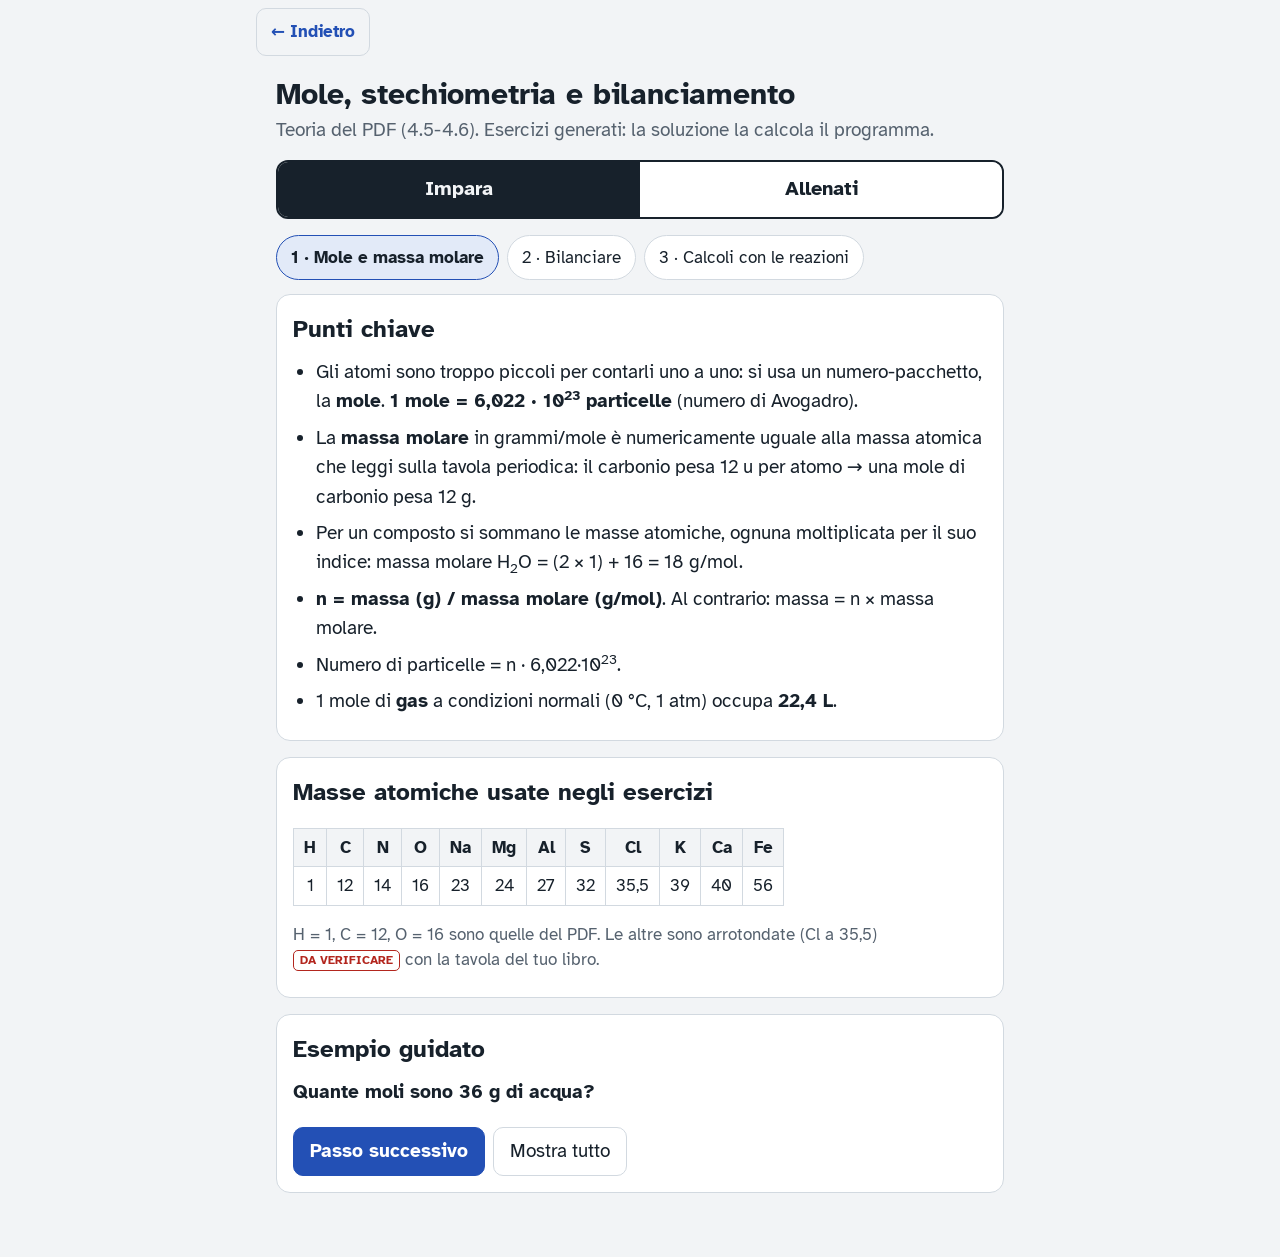
<file: moduli/mole/index.html>
<!DOCTYPE html>
<html lang="it">
<head>
<meta charset="utf-8">
<meta name="viewport" content="width=device-width, initial-scale=1, viewport-fit=cover">
<title>Mole, stechiometria e bilanciamento · TOLC-I</title>
<link rel="stylesheet" href="../../assets/fonts/atkinson-hyperlegible.css">
<link rel="stylesheet" href="../modulo.css">
<script src="../modulo.js"></script>
<style>
:root{--bg:#F2F4F6;--surface:#FFFFFF;--ink:#17212B;--muted:#56626F;--line:#D2D9E0;--accent:#2350B5;--accent-soft:#E2EAF8;
 --ok:#15704A;--ok-soft:#E1F1E8;--ko:#B3261E;--ko-soft:#FBE6E4;color-scheme:light}
@media (prefers-color-scheme:dark){:root:not([data-theme="light"]){--bg:#11161C;--surface:#1A2129;--ink:#E7ECF1;--muted:#A2AEBB;--line:#334050;--accent:#93B2F4;--accent-soft:#22324E;
 --ok:#63C996;--ok-soft:#163223;--ko:#F2918A;--ko-soft:#3A1F1D;color-scheme:dark}}
:root[data-theme="dark"]{--bg:#11161C;--surface:#1A2129;--ink:#E7ECF1;--muted:#A2AEBB;--line:#334050;--accent:#93B2F4;--accent-soft:#22324E;
 --ok:#63C996;--ok-soft:#163223;--ko:#F2918A;--ko-soft:#3A1F1D;color-scheme:dark}
*,*::before,*::after{box-sizing:border-box}
[hidden]{display:none!important}
body{margin:0;background:var(--bg);color:var(--ink);font-family:"Atkinson Hyperlegible",system-ui,-apple-system,"Segoe UI",Roboto,sans-serif;font-size:19px;line-height:1.55;-webkit-text-size-adjust:100%}
.wrap{max-width:760px;margin:0 auto;padding:12px 16px 48px}
header h1{font-size:1.6em;line-height:1.2;margin:8px 0 4px}
header p{margin:0 0 14px;color:var(--muted)}
h2{font-size:1.25em;margin:0 0 10px}
h3{font-size:1.08em;margin:18px 0 8px}
p{margin:8px 0}
sup,sub{font-size:.72em;line-height:0}
.muted{color:var(--muted)}.small{font-size:.88em}
.modes{display:flex;border:2px solid var(--ink);border-radius:12px;overflow:hidden;margin-bottom:16px}
.modetab{flex:1;font:inherit;font-weight:700;font-size:1.05em;padding:12px;border:0;background:var(--surface);color:var(--ink);cursor:pointer}
.modetab[aria-selected="true"]{background:var(--ink);color:var(--bg)}
.pills{display:flex;flex-wrap:wrap;gap:8px;margin:0 0 14px}
.pills button{font:inherit;font-size:.92em;padding:8px 14px;border:1px solid var(--line);border-radius:999px;background:var(--surface);color:var(--ink);cursor:pointer;min-height:44px}
.pills button[aria-pressed="true"]{border-color:var(--accent);background:var(--accent-soft);font-weight:700}
.card{background:var(--surface);border:1px solid var(--line);border-radius:14px;padding:16px;margin:0 0 16px}
.keys{margin:0;padding-left:1.2em}.keys li{margin:7px 0}
.btn{font:inherit;font-size:1em;min-height:46px;padding:9px 16px;border-radius:10px;border:1px solid var(--line);background:var(--surface);color:var(--ink);cursor:pointer}
.btn.primary{background:var(--accent);border-color:var(--accent);color:var(--surface);font-weight:700}
.btn:disabled{opacity:.5;cursor:default}
.btnrow{display:flex;flex-wrap:wrap;gap:8px;margin-top:12px}
button:focus-visible,select:focus-visible,input:focus-visible,summary:focus-visible{outline:3px solid var(--accent);outline-offset:2px}
.field{display:block;margin:6px 0 10px;font-size:.9em;color:var(--muted)}
select,input[type=number]{display:block;width:100%;font:inherit;font-size:1em;color:var(--ink);background:var(--surface);border:1px solid var(--line);border-radius:8px;padding:8px 10px;margin-top:4px;min-height:44px}
.row2{display:grid;grid-template-columns:1fr 1fr;gap:10px}
@media (max-width:520px){.row2{grid-template-columns:1fr}}
.note{border-left:4px solid var(--accent);background:var(--accent-soft);border-radius:0 8px 8px 0;padding:8px 12px;font-size:.92em}
.verifica{display:inline-block;font-size:.72em;font-weight:700;color:var(--ko);border:1.5px solid var(--ko);border-radius:5px;padding:0 6px;vertical-align:.1em}
.ok{color:var(--ok)}.ko{color:var(--ko)}
table.tt{border-collapse:collapse;font-size:.92em;margin:8px 0}
.tt th,.tt td{border:1px solid var(--line);padding:5px 10px;text-align:center;white-space:nowrap}
.tt th{background:var(--bg)}
.ttw{overflow-x:auto}
ol.steps{padding-left:1.3em}ol.steps li{margin:8px 0}
/* esempio guidato */
.guidato ol li[hidden]{display:none}
/* bilanciamento */
.eqw{display:flex;flex-wrap:wrap;align-items:center;gap:6px 8px;margin:12px 0}
.sp{display:flex;flex-direction:column;align-items:center;gap:4px}
.sp .f{font-size:1.15em;font-weight:700}
.cf{display:flex;align-items:center;gap:4px}
.cf button{font:inherit;font-weight:700;width:40px;height:40px;border-radius:8px;border:1px solid var(--line);background:var(--surface);color:var(--ink);cursor:pointer}
.cf b{min-width:1.6em;text-align:center;font-size:1.15em}
.op{font-size:1.2em;font-weight:700;color:var(--muted)}
.msg{font-weight:700;padding:8px 12px;border-radius:10px;margin-top:8px}
.msg.good{background:var(--ok-soft);color:var(--ok)}.msg.bad{background:var(--ko-soft);color:var(--ko)}
/* catena */
.chain{display:flex;flex-direction:column;gap:6px;margin:12px 0}
.ch-box{border:1.5px solid var(--accent);border-radius:10px;padding:8px 12px;background:var(--accent-soft)}
.ch-box b{font-size:1.1em}
.ch-op{color:var(--muted);font-size:.92em;padding-left:14px}
/* allenamento */
.bar{display:flex;flex-wrap:wrap;gap:6px 16px;align-items:center;background:var(--surface);border:1px solid var(--line);border-radius:12px;padding:8px 12px;margin-bottom:12px;position:sticky;top:0;z-index:2}
.bar .sp2{flex:1}
#tm.low{color:var(--ko)}
.tag{display:inline-block;font-size:.85em;color:var(--muted);margin-bottom:6px}
.qtext{font-size:1.08em}
.masse{display:block;font-size:.86em;color:var(--muted);margin-top:6px}
.opts{list-style:none;padding:0;margin:14px 0}.opts li{margin:8px 0}
.opt{display:flex;gap:12px;align-items:center;width:100%;text-align:left;font:inherit;font-size:1.05em;padding:11px 14px;border:1px solid var(--line);border-radius:12px;background:var(--surface);color:var(--ink);cursor:pointer;min-height:52px}
.opt:disabled{cursor:default}
.opt.is-ok{border-color:var(--ok);background:var(--ok-soft)}
.opt.is-ko{border-color:var(--ko);background:var(--ko-soft)}
.lt{flex:0 0 auto;display:inline-grid;place-items:center;width:1.8em;height:1.8em;border-radius:50%;border:1.5px solid currentColor;font-weight:700;font-size:.85em}
.verdict{font-size:1.15em;font-weight:700;padding:10px 12px;border-radius:10px;margin-top:6px}
.verdict.good{background:var(--ok-soft);color:var(--ok)}.verdict.bad{background:var(--ko-soft);color:var(--ko)}.verdict.blank{background:var(--accent-soft);color:var(--accent)}
.why{list-style:none;padding:0}.why li{display:flex;gap:10px;align-items:flex-start;padding:8px 0;border-bottom:1px solid var(--line)}
.why .val{min-width:6.5em;font-weight:700}
.sumgrid{display:grid;grid-template-columns:repeat(auto-fit,minmax(120px,1fr));gap:10px;margin:10px 0}
.sumgrid div{border:1px solid var(--line);border-radius:10px;padding:10px;text-align:center}
.sumgrid b{display:block;font-size:1.5em}
.hist{padding-left:1.4em}.hist li{margin:8px 0}
.badge{display:inline-block;font-size:.8em;font-weight:700;padding:1px 8px;border-radius:999px;margin-right:6px}
.b-ok{background:var(--ok-soft);color:var(--ok)}.b-ko{background:var(--ko-soft);color:var(--ko)}.b-bl{background:var(--accent-soft);color:var(--accent)}
summary{cursor:pointer}
.check{display:flex;gap:10px;align-items:center;margin:8px 0;cursor:pointer}
.check input{width:22px;height:22px;accent-color:var(--accent)}
@media (max-width:480px){body{font-size:18px}.card{padding:14px}}
</style>
</head>
<body>
<nav class="tolc-nav"><a class="tolc-back" href="../../index.html" data-tolc-back>← Indietro</a><span class="tolc-stato" data-tolc-stato role="status"></span></nav>
<div class="wrap">
<header>
  <h1>Mole, stechiometria e bilanciamento</h1>
  <p>Teoria del PDF (4.5-4.6). Esercizi generati: la soluzione la calcola il programma.</p>
  <div class="modes" role="tablist"><button class="modetab" role="tab" data-mode="impara" aria-selected="true">Impara</button><button class="modetab" role="tab" data-mode="allenati" aria-selected="false">Allenati</button></div>
</header>

<!-- ======================= IMPARA ======================= -->
<section id="impara">
  <nav class="pills" id="temi" aria-label="Argomento">
    <button data-t="mole" aria-pressed="true">1 · Mole e massa molare</button>
    <button data-t="bil" aria-pressed="false">2 · Bilanciare</button>
    <button data-t="stech" aria-pressed="false">3 · Calcoli con le reazioni</button>
  </nav>

  <div class="tema" id="T-mole">
    <section class="card"><h2>Punti chiave</h2><ul class="keys">
      <li>Gli atomi sono troppo piccoli per contarli uno a uno: si usa un numero-pacchetto, la <b>mole</b>. <b>1 mole = 6,022 · 10<sup>23</sup> particelle</b> (numero di Avogadro).</li>
      <li>La <b>massa molare</b> in grammi/mole è numericamente uguale alla massa atomica che leggi sulla tavola periodica: il carbonio pesa 12 u per atomo → una mole di carbonio pesa 12 g.</li>
      <li>Per un composto si sommano le masse atomiche, ognuna moltiplicata per il suo indice: massa molare H<sub>2</sub>O = (2 × 1) + 16 = 18 g/mol.</li>
      <li><b>n = massa (g) / massa molare (g/mol)</b>. Al contrario: massa = n × massa molare.</li>
      <li>Numero di particelle = n · 6,022·10<sup>23</sup>.</li>
      <li>1 mole di <b>gas</b> a condizioni normali (0 °C, 1 atm) occupa <b>22,4 L</b>.</li>
    </ul></section>
    <section class="card"><h2>Masse atomiche usate negli esercizi</h2>
      <div class="ttw" id="tab-masse"></div>
      <p class="small muted">H = 1, C = 12, O = 16 sono quelle del PDF. Le altre sono arrotondate (Cl a 35,5) <span class="verifica">DA VERIFICARE</span> con la tavola del tuo libro.</p>
    </section>
    <section class="card guidato"><h2>Esempio guidato</h2>
      <p><b>Quante moli sono 36 g di acqua?</b></p>
      <ol class="steps">
        <li hidden>Massa molare H<sub>2</sub>O = (2 × 1) + 16 = <b>18 g/mol</b>.</li>
        <li hidden>n = massa / massa molare = 36 / 18 = <b>2 mol</b>.</li>
        <li hidden>Sono 2 · 6,022·10<sup>23</sup> ≈ 1,2·10<sup>24</sup> molecole d'acqua.</li>
        <li hidden><b>Errori tipici:</b> 36 × 18 = 648 (moltiplicare invece di dividere) oppure 36 / 16 (usare solo la massa dell'ossigeno).</li>
      </ol>
      <div class="btnrow"><button class="btn primary g-next">Passo successivo</button><button class="btn g-all">Mostra tutto</button></div>
    </section>
  </div>

  <div class="tema" id="T-bil" hidden>
    <section class="card"><h2>Punti chiave</h2><ul class="keys">
      <li>In una reazione gli atomi non si creano né si distruggono: si <b>ricombinano</b>. Ogni elemento deve comparire con lo <b>stesso numero di atomi</b> a sinistra e a destra.</li>
      <li>Si modificano <b>solo i coefficienti</b> davanti alle formule; gli <b>indici dentro le formule non si toccano mai</b>, perché cambierebbero la sostanza (H<sub>2</sub>O è acqua, H<sub>2</sub>O<sub>2</sub> è acqua ossigenata).</li>
      <li>Atomi di un elemento = coefficiente × indice: in 2 H<sub>2</sub>O ci sono 2 × 2 = 4 atomi di H e 2 × 1 = 2 atomi di O.</li>
      <li>Si cercano i coefficienti interi più piccoli. Alla fine si contano di nuovo gli atomi di ogni elemento, da tutte e due le parti.</li>
    </ul></section>
    <section class="card guidato"><h2>Esempio guidato</h2>
      <p><b>Combustione del metano: CH<sub>4</sub> + O<sub>2</sub> → CO<sub>2</sub> + H<sub>2</sub>O</b></p>
      <ol class="steps">
        <li hidden>C: 1 a sinistra, 1 a destra. Va già bene.</li>
        <li hidden>A destra servono 4 H → metto <b>2</b> H<sub>2</sub>O.</li>
        <li hidden>Ora a destra ho 2 + 2 = 4 O → metto <b>2</b> O<sub>2</sub> a sinistra.</li>
        <li hidden><b>CH<sub>4</sub> + 2 O<sub>2</sub> → CO<sub>2</sub> + 2 H<sub>2</sub>O</b>. Verifica: 1 C, 4 H, 4 O da entrambe le parti. ✓</li>
      </ol>
      <div class="btnrow"><button class="btn primary g-next">Passo successivo</button><button class="btn g-all">Mostra tutto</button></div>
    </section>
    <section class="card"><h2>Prova a bilanciare</h2>
      <p class="small muted">Scegli i coefficienti con − e +. Il programma conta gli atomi di ogni elemento a sinistra e a destra.</p>
      <label class="field">Reazione<select id="b-reaz"></select></label>
      <div class="eqw" id="b-eq"></div>
      <div class="ttw" id="b-tab"></div>
      <div id="b-msg"></div>
      <div class="btnrow"><button class="btn" id="b-sol">Mostra la soluzione</button><button class="btn" id="b-zero">Azzera</button></div>
      <p class="small ko" id="b-err" hidden></p>
    </section>
  </div>

  <div class="tema" id="T-stech" hidden>
    <section class="card"><h2>Punti chiave</h2><ul class="keys">
      <li>I coefficienti della reazione bilanciata danno il rapporto tra le <b>moli</b>, non tra i grammi: in CH<sub>4</sub> + 2 O<sub>2</sub> → CO<sub>2</sub> + 2 H<sub>2</sub>O, 1 mol di CH<sub>4</sub> reagisce con 2 mol di O<sub>2</sub> e dà 1 mol di CO<sub>2</sub>.</li>
      <li>Lo schema è sempre lo stesso: <b>grammi → moli → (coefficienti) → moli → grammi</b>.</li>
      <li><b>Reagente limitante:</b> è quello che si esaurisce per primo e stabilisce quanto prodotto si ottiene. Non è quello presente in minor massa: va confrontato in moli, tenendo conto dei coefficienti.</li>
    </ul></section>
    <section class="card guidato"><h2>Esempio guidato</h2>
      <p><b>Quanti grammi di CO<sub>2</sub> si ottengono bruciando 32 g di metano?</b> CH<sub>4</sub> + 2 O<sub>2</sub> → CO<sub>2</sub> + 2 H<sub>2</sub>O</p>
      <ol class="steps">
        <li hidden>Moli di CH<sub>4</sub>: massa molare = 12 + 4 = 16 g/mol → n = 32/16 = <b>2 mol</b>.</li>
        <li hidden>Dalla reazione bilanciata, 1 CH<sub>4</sub> dà 1 CO<sub>2</sub> → <b>2 mol</b> di CO<sub>2</sub>.</li>
        <li hidden>Massa molare CO<sub>2</sub> = 12 + 32 = 44 g/mol → massa = 2 · 44 = <b>88 g</b>.</li>
        <li hidden><b>Errori tipici:</b> rispondere 32 g (stessa massa del metano) oppure 2 g (le moli scambiate per grammi).</li>
      </ol>
      <div class="btnrow"><button class="btn primary g-next">Passo successivo</button><button class="btn g-all">Mostra tutto</button></div>
    </section>
    <section class="card"><h2>La catena, passo per passo</h2>
      <p class="small muted">Scegli la reazione, la sostanza di partenza, quella che cerchi e la massa: il programma fa i passaggi.</p>
      <label class="field">Reazione<select id="c-reaz"></select></label>
      <div class="row2"><label class="field">Parto da<select id="c-a"></select></label><label class="field">Voglio trovare<select id="c-b"></select></label></div>
      <label class="field">Massa di partenza (g)<input type="number" id="c-m" min="0" step="any" inputmode="decimal" value="32"></label>
      <div id="c-out"></div>
    </section>
  </div>
</section>

<!-- ======================= ALLENATI ======================= -->
<section id="allenati" hidden>
  <div id="setup" class="card">
    <h2>Nuova sessione</h2>
    <p class="small muted">Argomento</p>
    <div class="pills" id="s-tipo"></div>
    <label class="field">Domande<select id="s-n"><option>5</option><option selected>10</option><option>20</option></select></label>
    <label class="check"><input type="checkbox" id="s-timer"> Timer: 2 minuti a domanda (Scienze al TOLC-I: 10 domande in 20 minuti)</label>
    <p class="small muted">Punteggio come al TOLC: giusta +1, non data 0, sbagliata −0,25.</p>
    <button class="btn primary" id="s-go">Inizia</button>
  </div>
  <div id="sessione" hidden>
    <div class="bar"><span id="qn"></span><span id="sc"></span><span id="tm"></span><span class="sp2"></span><button class="btn" id="quit">Termina</button></div>
    <div id="qbox" class="card"></div>
  </div>
  <div id="riepilogo" class="card" hidden></div>
</section>
</div>

<!-- ============ MOTORE (nessun accesso alla pagina: dati, calcoli, generatori) ============ -->
<script id="core">
"use strict";
let RNG = Math.random;
let STRICT = false; // nelle prove automatiche gli errori dei generatori non vengono nascosti

/* ---------- utilità ---------- */
const rnd = (a, b) => a + Math.floor(RNG() * (b - a + 1));
const pick = a => a[Math.floor(RNG() * a.length)];
function shuffle(a) { a = a.slice(); for (let i = a.length - 1; i > 0; i--) { const j = Math.floor(RNG() * (i + 1)); [a[i], a[j]] = [a[j], a[i]]; } return a; }
const gcd = (a, b) => { a = Math.abs(a); b = Math.abs(b); while (b) [a, b] = [b, a % b]; return a; };
/* numero in formato italiano, al massimo dec decimali */
function num(x, dec = 2) {
  if (!Number.isFinite(x)) return "?";
  const r = Math.round(x * 10 ** dec) / 10 ** dec;
  let [i, d] = Math.abs(r).toFixed(dec).split(".");
  d = (d || "").replace(/0+$/, "");
  if (i.length > 4) i = i.replace(/\B(?=(\d{3})+(?!\d))/g, " ");
  return (r < 0 ? "−" : "") + i + (d ? "," + d : "");
}
const pulito = (x, dec = 2) => Number.isFinite(x) && Math.abs(x * 10 ** dec - Math.round(x * 10 ** dec)) < 1e-6;
const circa = (x, dec = 2) => (pulito(x, dec) ? "" : "≈ ") + num(x, dec);

/* ---------- masse atomiche (H, C, O come nel PDF; le altre arrotondate: DA VERIFICARE) ---------- */
const MASSE = { H: 1, C: 12, N: 14, O: 16, Na: 23, Mg: 24, Al: 27, S: 32, Cl: 35.5, K: 39, Ca: 40, Fe: 56 };
const ZETA = { H: 1, C: 6, N: 7, O: 8, Na: 11, Mg: 12, Al: 13, S: 16, Cl: 17, K: 19, Ca: 20, Fe: 26 };
const BIATOMICI = ["H", "N", "O", "Cl"]; // da soli formano molecole H2, N2, O2, Cl2

/* Formula -> { elemento: atomi }. Con soloUltimo l'indice dopo una parentesi moltiplica solo l'ultimo elemento (errore tipico). */
function analizza(f, soloUltimo = false) {
  let i = 0;
  function gruppo() {
    const c = {};
    while (i < f.length && f[i] !== ")") {
      let parte, par = false;
      if (f[i] === "(") {
        i++; parte = gruppo(); par = true;
        if (f[i] !== ")") throw new Error("parentesi non chiusa: " + f);
        i++;
      } else {
        const m = /^[A-Z][a-z]?/.exec(f.slice(i));
        if (!m || !(m[0] in MASSE)) throw new Error("elemento sconosciuto in " + f);
        i += m[0].length; parte = { [m[0]]: 1 };
      }
      const d = /^\d+/.exec(f.slice(i)); const k = d ? +d[0] : 1; if (d) i += d[0].length;
      const chiavi = Object.keys(parte), ultimo = chiavi[chiavi.length - 1];
      for (const e of chiavi) c[e] = (c[e] || 0) + parte[e] * (par && soloUltimo && e !== ultimo ? 1 : k);
    }
    return c;
  }
  const c = gruppo();
  if (i !== f.length) throw new Error("formula non valida: " + f);
  return c;
}
const massaDa = c => Object.keys(c).reduce((s, e) => s + c[e] * MASSE[e], 0);
const massaMolare = f => massaDa(analizza(f));
const atomiTot = f => Object.values(analizza(f)).reduce((a, b) => a + b, 0);
/* l'atomo più pesante della formula: chi usa "la massa atomica invece della molare" di solito prende quello */
const pesante = f => Object.keys(analizza(f)).reduce((x, e) => MASSE[e] > MASSE[x] ? e : x);
const sub = f => f.replace(/(\d+)/g, "<sub>$1</sub>");
function scomposizione(f) {
  const c = analizza(f);
  return Object.keys(c).map(e => c[e] > 1 ? `(${c[e]} × ${num(MASSE[e], 1)})` : num(MASSE[e], 1)).join(" + ");
}
function masseTesto(formule) {
  const el = new Set(formule.flatMap(f => Object.keys(analizza(f))));
  return "Masse atomiche: " + Object.keys(MASSE).filter(e => el.has(e)).map(e => `${e} = ${num(MASSE[e], 1)}`).join("; ") + ".";
}

/* ---------- sostanze ---------- */
const NOMI = {
  H2O: "acqua", CO2: "anidride carbonica", CO: "monossido di carbonio", NH3: "ammoniaca", CH4: "metano", C2H6: "etano", C3H8: "propano",
  C4H10: "butano", C2H4: "etilene", C2H5OH: "etanolo", C6H12O6: "glucosio", NaCl: "cloruro di sodio", KCl: "cloruro di potassio",
  NaOH: "idrossido di sodio", KOH: "idrossido di potassio", HCl: "acido cloridrico", H2SO4: "acido solforico", HNO3: "acido nitrico",
  CaCO3: "carbonato di calcio", "Ca(OH)2": "idrossido di calcio", "Mg(OH)2": "idrossido di magnesio", "Al(OH)3": "idrossido di alluminio",
  Al2O3: "ossido di alluminio", Fe2O3: "ossido di ferro(III)", MgO: "ossido di magnesio", CaO: "ossido di calcio", Na2O: "ossido di sodio",
  SO2: "anidride solforosa", SO3: "anidride solforica", Na2SO4: "solfato di sodio", K2SO4: "solfato di potassio", CaCl2: "cloruro di calcio",
  MgCl2: "cloruro di magnesio", AlCl3: "cloruro di alluminio", FeCl3: "cloruro di ferro(III)", KNO3: "nitrato di potassio",
  NaHCO3: "bicarbonato di sodio", Na2CO3: "carbonato di sodio", "Al2(SO4)3": "solfato di alluminio", "Ca(NO3)2": "nitrato di calcio",
  H2O2: "acqua ossigenata", KClO3: "clorato di potassio", O2: "ossigeno", N2: "azoto", H2: "idrogeno", Cl2: "cloro",
  Na: "sodio", Mg: "magnesio", Ca: "calcio", Al: "alluminio", Fe: "ferro"
};
const nome = f => NOMI[f] || f;
const nomeF = f => `${nome(f)} (${sub(f)})`;
const COMPOSTI = Object.keys(NOMI).filter(f => Object.keys(analizza(f)).length >= 2);           // per la massa molare
const SOSTANZE = Object.keys(NOMI).filter(f => atomiTot(f) >= 2);                              // per grammi <-> moli

/* ---------- reazioni (i coefficienti li calcola il programma) ---------- */
const REAZIONI = [
  ["CH4 + O2 -> CO2 + H2O", "combustione del metano", "combustione"],
  ["C2H6 + O2 -> CO2 + H2O", "combustione dell'etano", "combustione"],
  ["C3H8 + O2 -> CO2 + H2O", "combustione del propano", "combustione"],
  ["C4H10 + O2 -> CO2 + H2O", "combustione del butano", "combustione"],
  ["C2H4 + O2 -> CO2 + H2O", "combustione dell'etilene", "combustione"],
  ["C2H5OH + O2 -> CO2 + H2O", "combustione dell'etanolo", "combustione"],
  ["C6H12O6 + O2 -> CO2 + H2O", "ossidazione del glucosio", "combustione"],
  ["CO + O2 -> CO2", "combustione del monossido di carbonio", "combustione"],
  ["H2 + O2 -> H2O", "sintesi dell'acqua", "sintesi"],
  ["N2 + H2 -> NH3", "sintesi dell'ammoniaca", "sintesi"],
  ["Na + Cl2 -> NaCl", "sintesi del cloruro di sodio", "sintesi"],
  ["Mg + O2 -> MgO", "sintesi dell'ossido di magnesio", "sintesi"],
  ["Ca + O2 -> CaO", "sintesi dell'ossido di calcio", "sintesi"],
  ["Na + O2 -> Na2O", "sintesi dell'ossido di sodio", "sintesi"],
  ["Al + O2 -> Al2O3", "sintesi dell'ossido di alluminio", "sintesi"],
  ["Fe + O2 -> Fe2O3", "sintesi dell'ossido di ferro(III)", "sintesi"],
  ["Al + Cl2 -> AlCl3", "sintesi del cloruro di alluminio", "sintesi"],
  ["Fe + Cl2 -> FeCl3", "sintesi del cloruro di ferro(III)", "sintesi"],
  ["SO2 + O2 -> SO3", "sintesi dell'anidride solforica", "sintesi"],
  ["H2O2 -> H2O + O2", "decomposizione dell'acqua ossigenata", "decomposizione"],
  ["KClO3 -> KCl + O2", "decomposizione del clorato di potassio", "decomposizione"],
  ["H2O -> H2 + O2", "decomposizione dell'acqua", "decomposizione"],
  ["CaCO3 -> CaO + CO2", "decomposizione del carbonato di calcio", "decomposizione"],
  ["NaHCO3 -> Na2CO3 + H2O + CO2", "decomposizione del bicarbonato di sodio", "decomposizione"],
  ["HCl + NaOH -> NaCl + H2O", "neutralizzazione", "neutralizzazione"],
  ["H2SO4 + NaOH -> Na2SO4 + H2O", "neutralizzazione", "neutralizzazione"],
  ["H2SO4 + KOH -> K2SO4 + H2O", "neutralizzazione", "neutralizzazione"],
  ["HCl + Ca(OH)2 -> CaCl2 + H2O", "neutralizzazione", "neutralizzazione"],
  ["HCl + Mg(OH)2 -> MgCl2 + H2O", "neutralizzazione", "neutralizzazione"],
  ["HNO3 + Ca(OH)2 -> Ca(NO3)2 + H2O", "neutralizzazione", "neutralizzazione"],
  ["HCl + Al(OH)3 -> AlCl3 + H2O", "neutralizzazione", "neutralizzazione"],
  ["H2SO4 + Al(OH)3 -> Al2(SO4)3 + H2O", "neutralizzazione", "neutralizzazione"]
].map(([t, nomeR, tipo]) => {
  const [a, b] = t.split("->");
  return { r: a.split("+").map(s => s.trim()), p: b.split("+").map(s => s.trim()), nome: nomeR, tipo, testo: t };
});
const specie = R => [...R.r, ...R.p];

/* Atomi di ogni elemento a sinistra (s) e a destra (d) con i coefficienti dati */
function conta(R, coeff) {
  const out = {};
  specie(R).forEach((f, j) => {
    const c = analizza(f), lato = j < R.r.length ? "s" : "d";
    for (const e in c) { out[e] = out[e] || { s: 0, d: 0 }; out[e][lato] += c[e] * coeff[j]; }
  });
  return out;
}
const bilanciata = (R, coeff) => Object.values(conta(R, coeff)).every(x => x.s === x.d);

/* Cerca i coefficienti interi più piccoli (fino a max) e controlla che siano gli unici, a meno di multipli */
function bilancia(R, max = 13) {
  const sp = specie(R), sol = [], c = new Array(sp.length).fill(1);
  const comp = sp.map(f => analizza(f));
  const el = [...new Set(comp.flatMap(x => Object.keys(x)))];
  const A = el.map(e => comp.map((x, j) => (x[e] || 0) * (j < R.r.length ? 1 : -1)));
  (function rec(j) {
    if (j === sp.length) { if (A.every(row => row.reduce((s, a, k) => s + a * c[k], 0) === 0)) sol.push(c.slice()); return; }
    for (let v = 1; v <= max; v++) { c[j] = v; rec(j + 1); }
  })(0);
  const min = sol.find(s => s.reduce(gcd) === 1) || null;
  const unica = !!min && sol.every(s => s.every((x, i) => x * min[0] === min[i] * s[0]));
  return { coeff: min, unica };
}

/* Controllo automatico all'avvio: ogni reazione deve essere scritta bene e bilanciabile in un solo modo */
function controllaReazioni() {
  const valide = [], errori = [];
  for (const R of REAZIONI) {
    try {
      const b = bilancia(R);
      if (!b.coeff) errori.push(R.testo + ": non bilanciabile");
      else if (!b.unica) errori.push(R.testo + ": bilanciamento non unico");
      else { R.coeff = b.coeff; R.banale = b.coeff.every(x => x === 1); valide.push(R); }
    } catch (e) { errori.push(R.testo + ": " + e.message); }
  }
  return { valide, errori };
}
const CONTROLLO = controllaReazioni();
const VALIDE = CONTROLLO.valide;

function eqHTML(R, coeff) {
  const lato = (fs, off) => fs.map((f, j) => (coeff[off + j] > 1 ? coeff[off + j] + " " : "") + sub(f)).join(" + ");
  return lato(R.r, 0) + " → " + lato(R.p, R.r.length);
}
function squilibrio(R, coeff) {
  const n = conta(R, coeff);
  const no = Object.keys(n).filter(e => n[e].s !== n[e].d);
  return no.length ? "Non tornano: " + no.map(e => `${e} (${n[e].s} a sinistra, ${n[e].d} a destra)`).join(", ") + "." : "";
}
/* "2 × 2 + 1 × 1" per gli atomi di e su un lato */
function dettaglio(R, coeff, e, lato) {
  const parti = [];
  specie(R).forEach((f, j) => {
    if ((j < R.r.length) !== (lato === "s")) return;
    const k = analizza(f)[e]; if (k) parti.push(coeff[j] === 1 && k === 1 ? "1" : `${coeff[j]} × ${k}`);
  });
  return parti.join(" + ");
}

/* ---------- opzioni ---------- */
const C = (v, why) => ({ v, why });
/* 1 risposta giusta + 4 errori tipici diversi; se non ce ne sono 4 l'esercizio si scarta */
function opzioniNum(giusto, cands, unita, dec = 2) {
  if (!Number.isFinite(giusto) || giusto <= 0 || !pulito(giusto, dec)) return null;
  const t = v => `${num(v, dec)} ${unita}`;
  const visti = new Set([t(giusto)]), pool = [];
  for (const c of cands) {
    if (!c || !Number.isFinite(c.v) || c.v <= 0 || c.v > 1e5) continue;   // niente valori assurdi
    const r = Math.round(c.v * 10 ** dec) / 10 ** dec;
    if (r <= 0 || Math.abs(r - c.v) / c.v > 0.02) continue;   // l'arrotondamento la falserebbe
    const k = t(c.v);
    if (visti.has(k)) continue;
    visti.add(k); pool.push({ t: k, v: c.v, ok: false, why: c.why });
  }
  if (pool.length < 4) return null;
  return shuffle([{ t: t(giusto), v: giusto, ok: true, why: "" }, ...shuffle(pool).slice(0, 4)]);
}

/* ---------- generatori ---------- */
function genMassa() {
  const f = pick(COMPOSTI), c = analizza(f), el = Object.keys(c), M = massaDa(c);
  const cands = [
    C(el.reduce((s, e) => s + MASSE[e], 0), "Hai ignorato gli indici: ogni massa atomica va moltiplicata per il numero di atomi."),
    ...el.filter(e => c[e] > 1).map(e => C(M - (c[e] - 1) * MASSE[e], `Hai contato un solo atomo di ${e}: nella formula ce ne sono ${c[e]}.`)),
    f.includes("(") ? C(massaDa(analizza(f, true)), "L'indice dopo la parentesi moltiplica tutto il gruppo, non solo l'ultimo elemento.") : null,
    C(el.reduce((s, e) => s + c[e] * ZETA[e], 0), "Hai usato il numero atomico Z (i protoni) invece della massa atomica."),
    el.some(e => c[e] > 1) ? C(el.reduce((s, e) => s + (c[e] > 1 ? MASSE[e] + c[e] : MASSE[e]), 0), "Hai sommato l'indice alla massa atomica invece di moltiplicarli.") : null,
    el.some(e => BIATOMICI.includes(e)) ? C(el.reduce((s, e) => s + c[e] * MASSE[e] * (BIATOMICI.includes(e) ? 2 : 1), 0), "Hai usato la massa delle molecole biatomiche (O₂ = 32, H₂ = 2…) per ogni atomo: nei composti si usa la massa del singolo atomo.") : null
  ];
  const opzioni = opzioniNum(M, cands, "g/mol", 1); if (!opzioni) return null;
  return {
    tipo: "massa", sub: TIPI.massa,
    testo: `Qual è la massa molare di ${nomeF(f)}?<span class="masse">${masseTesto([f])}</span>`,
    opzioni,
    passi: [`Atomi nella formula: ${el.map(e => `${e} ${c[e]}`).join(", ")}${f.includes("(") ? " (l'indice dopo la parentesi moltiplica tutto il gruppo)" : ""}.`,
      `Ogni massa atomica per il suo numero di atomi, poi la somma: ${scomposizione(f)} = <b>${num(M, 1)} g/mol</b>.`],
    meta: { f, M }
  };
}

function genConv() {
  const f = pick(SOSTANZE), c = analizza(f), M = massaDa(c);
  const n = pick([0.1, 0.2, 0.25, 0.5, 1, 1.5, 2, 2.5, 3, 4, 5]), m = n * M;
  if (!pulito(m, 2)) return null;
  const e1 = pesante(f), A1 = MASSE[e1], Mni = Object.keys(c).reduce((s, e) => s + MASSE[e], 0);
  const passoM = `Massa molare: M(${sub(f)}) = ${scomposizione(f)} = ${num(M, 1)} g/mol.`;
  if (RNG() < 0.5) {
    const cands = [
      C(m * M, "Hai moltiplicato per la massa molare invece di dividere."),
      C(M / m, "Hai diviso la massa molare per la massa: è il rapporto rovesciato."),
      C(m / A1, `Hai usato la massa atomica di ${e1} (${num(A1, 1)}) invece della massa molare di ${sub(f)} (${num(M, 1)} g/mol).`),
      Mni !== M ? C(m / Mni, "Hai calcolato la massa molare senza gli indici.") : null,
      C(m, "Hai confuso grammi e moli: la massa in grammi non è il numero di moli.")
    ];
    const opzioni = opzioniNum(n, cands, "mol", 2); if (!opzioni) return null;
    return { tipo: "conv", sub: TIPI.conv, testo: `Quante moli ci sono in ${num(m)} g di ${nomeF(f)}?<span class="masse">${masseTesto([f])}</span>`,
      opzioni, passi: [passoM, `n = massa / massa molare = ${num(m)} / ${num(M, 1)} = <b>${num(n)} mol</b>.`], meta: { f, verso: "mol", m, n, M } };
  }
  const cands = [
    C(n / M, "Hai diviso per la massa molare invece di moltiplicare."),
    C(M / n, "Hai diviso la massa molare per le moli."),
    C(n * A1, `Hai usato la massa atomica di ${e1} (${num(A1, 1)}) invece della massa molare di ${sub(f)} (${num(M, 1)} g/mol).`),
    Mni !== M ? C(n * Mni, "Hai calcolato la massa molare senza gli indici.") : null,
    C(n, "Hai confuso moli e grammi: il numero di moli non è la massa.")
  ];
  const opzioni = opzioniNum(m, cands, "g", 2); if (!opzioni) return null;
  return { tipo: "conv", sub: TIPI.conv, testo: `Quanti grammi pesano ${num(n)} mol di ${nomeF(f)}?<span class="masse">${masseTesto([f])}</span>`,
    opzioni, passi: [passoM, `massa = n × massa molare = ${num(n)} × ${num(M, 1)} = <b>${num(m)} g</b>.`], meta: { f, verso: "g", m, n, M } };
}

function genBil() {
  const R = pick(VALIDE.filter(x => !x.banale)), c = R.coeff, sp = specie(R);
  const cand = [];
  const uno = c.map(() => 1);
  cand.push({ k: uno, why: "È la reazione di partenza: non l'hai bilanciata." });
  sp.forEach((f, i) => {
    const piu = c.slice(); piu[i]++; cand.push({ k: piu, why: `Il coefficiente di ${sub(f)} è troppo grande.` });
    if (c[i] > 1) { const meno = c.slice(); meno[i]--; cand.push({ k: meno, why: `Il coefficiente di ${sub(f)} è troppo piccolo.` }); }
    for (let j = i + 1; j < sp.length; j++) if (c[i] !== c[j]) {
      const sc = c.slice(); [sc[i], sc[j]] = [sc[j], sc[i]];
      cand.push({ k: sc, why: `Hai scambiato i coefficienti di ${sub(f)} e ${sub(sp[j])}.` });
    }
  });
  const visti = new Set([c.join(",")]), pool = [];
  for (const x of cand) {
    const key = x.k.join(",");
    if (visti.has(key) || bilanciata(R, x.k)) continue;
    visti.add(key); pool.push(x);
  }
  if (pool.length < 4) return null;
  const scelti = [pool[0].k.every(v => v === 1) ? pool[0] : null, ...shuffle(pool.filter(x => !x.k.every(v => v === 1)))].filter(Boolean).slice(0, 4);
  const opzioni = shuffle([{ t: eqHTML(R, c), k: c, ok: true, why: "" },
    ...scelti.map(x => ({ t: eqHTML(R, x.k), k: x.k, ok: false, why: x.why + " " + squilibrio(R, x.k) }))]);
  const n = conta(R, c);
  return {
    tipo: "bil", sub: TIPI.bil,
    testo: `Bilancia con i coefficienti interi più piccoli (${R.nome}):<br><b>${eqHTML(R, uno)}</b>`,
    opzioni,
    passi: [`Si cambiano solo i coefficienti, mai gli indici. Elementi da far tornare: ${Object.keys(n).join(", ")}.`,
      `Con i coefficienti ${c.join(", ")}: ` + Object.keys(n).map(e => `${e}: ${dettaglio(R, c, e, "s")} = ${n[e].s} a sinistra, ${dettaglio(R, c, e, "d")} = ${n[e].d} a destra`).join("; ") + ".",
      `Ogni elemento torna e i coefficienti non hanno divisori comuni: <b>${eqHTML(R, c)}</b>.`],
    meta: { testo: R.testo, coeff: c }
  };
}

function genStech() {
  const R = pick(VALIDE), sp = specie(R);
  const ia = rnd(0, R.r.length - 1), A = sp[ia], cA = R.coeff[ia];
  const jb = pick(sp.map((_, j) => j).filter(j => j !== ia)), B = sp[jb], cB = R.coeff[jb];
  const prodotto = jb >= R.r.length;
  const MA = massaMolare(A), MB = massaMolare(B);
  const nA = pick([0.25, 0.5, 1, 1.5, 2, 2.5, 3, 4, 5]), mA = nA * MA, nB = nA * cB / cA, mB = nB * MB;
  if (!pulito(mA, 2) || !pulito(nB, 3) || !pulito(mB, 2) || mA > 2000 || mB > 2000) return null;
  const eB = pesante(B);
  const cands = [
    cA !== cB ? C(nA * MB, `Hai dimenticato i coefficienti: a ${cA} mol di ${sub(A)} corrispondono ${cB} mol di ${sub(B)}, non 1 a 1.`) : null,
    cA !== cB ? C(nA * cA / cB * MB, `Hai invertito il rapporto: si moltiplica per ${cB}/${cA}, non per ${cA}/${cB}.`) : null,
    cA !== cB ? C(mA * cB / cA, "Hai applicato i coefficienti ai grammi: valgono per le moli, non per le masse.") : null,
    C(mA, `Hai dato la stessa massa di ${sub(A)}: si deve passare dalle moli.`),
    C(nB, `${num(nB, 3)} sono le moli di ${sub(B)}, non i grammi: manca l'ultimo passaggio (× massa molare).`),
    C(mA * MA * cB / cA * MB, `Hai moltiplicato per la massa molare di ${sub(A)} invece di dividere.`),
    atomiTot(B) > 1 ? C(nB * MASSE[eB], `Hai usato la massa atomica di ${eB} invece della massa molare di ${sub(B)}.`) : null
  ];
  const opzioni = opzioniNum(mB, cands, "g", 2); if (!opzioni) return null;
  const domanda = prodotto
    ? `quanti grammi di ${nomeF(B)} si ottengono da ${num(mA)} g di ${nomeF(A)}? Gli altri reagenti sono in eccesso.`
    : `quanti grammi di ${nomeF(B)} servono per far reagire completamente ${num(mA)} g di ${nomeF(A)}?`;
  return {
    tipo: "stech", sub: TIPI.stech,
    testo: `Nella reazione ${eqHTML(R, R.coeff)} (${R.nome}), ${domanda}<span class="masse">${masseTesto([A, B])}</span>`,
    opzioni,
    passi: [`Moli di ${sub(A)}: M = ${scomposizione(A)} = ${num(MA, 1)} g/mol → n = ${num(mA)} / ${num(MA, 1)} = ${num(nA)} mol.`,
      `Coefficienti: ${cA} ${sub(A)} ↔ ${cB} ${sub(B)} → n(${sub(B)}) = ${num(nA)} × ${cB}/${cA} = ${num(nB, 3)} mol.`,
      `Massa di ${sub(B)}: M = ${scomposizione(B)} = ${num(MB, 1)} g/mol → ${num(nB, 3)} × ${num(MB, 1)} = <b>${num(mB)} g</b>.`],
    meta: { testo: R.testo, A, B, cA, cB, mA, mB }
  };
}

const TIPI = { massa: "Massa molare", conv: "Grammi ↔ moli", bil: "Bilanciamento", stech: "Problemi stechiometrici" };
const GEN = { massa: genMassa, conv: genConv, bil: genBil, stech: genStech };
function genera(tipo) {
  for (let t = 0; t < 400; t++) {
    let q = null;
    try { q = GEN[tipo](); } catch (e) { if (STRICT) throw e; q = null; }
    if (q) return q;
  }
  throw new Error("Generazione fallita: " + tipo);
}
</script>

<!-- ======================= INTERFACCIA ======================= -->
<script>
"use strict";
const MODULO = "mole";
const $ = (s, r = document) => r.querySelector(s);
const $$ = (s, r = document) => [...r.querySelectorAll(s)];
const L5 = "ABCDE";
const fmtPunti = x => num(x, 2);

/* ---------- navigazione ---------- */
$$(".modetab").forEach(b => b.onclick = () => {
  $$(".modetab").forEach(x => x.setAttribute("aria-selected", x === b));
  $("#impara").hidden = b.dataset.mode !== "impara";
  $("#allenati").hidden = b.dataset.mode !== "allenati";
  window.scrollTo(0, 0);
});
$$("#temi button").forEach(b => b.onclick = () => {
  $$("#temi button").forEach(x => x.setAttribute("aria-pressed", x === b));
  $$(".tema").forEach(t => t.hidden = t.id !== "T-" + b.dataset.t);
});
$$(".guidato").forEach(g => {
  const items = $$("ol li", g), next = $(".g-next", g), all = $(".g-all", g);
  const upd = () => { const fine = items.every(i => !i.hidden); next.disabled = fine; all.disabled = fine; };
  next.onclick = () => { const h = items.find(i => i.hidden); if (h) h.hidden = false; upd(); };
  all.onclick = () => { items.forEach(i => i.hidden = false); upd(); };
});

/* ---------- tabella delle masse ---------- */
$("#tab-masse").innerHTML = `<table class="tt"><tr>${Object.keys(MASSE).map(e => `<th>${e}</th>`).join("")}</tr><tr>${Object.keys(MASSE).map(e => `<td>${num(MASSE[e], 1)}</td>`).join("")}</tr></table>`;

/* ---------- widget: bilanciamento ---------- */
const WB = { R: null, c: [] };
$("#b-reaz").innerHTML = VALIDE.map((R, i) => `<option value="${i}">${R.nome}: ${R.testo.replace("->", "→")}</option>`).join("");
if (CONTROLLO.errori.length) { $("#b-err").hidden = false; $("#b-err").textContent = "Reazioni escluse dal controllo automatico: " + CONTROLLO.errori.join("; "); }
function bScegli() { WB.R = VALIDE[+$("#b-reaz").value]; WB.c = specie(WB.R).map(() => 1); bDisegna(); }
function bDisegna() {
  const R = WB.R, sp = specie(R);
  $("#b-eq").innerHTML = sp.map((f, j) => `${j === R.r.length ? '<span class="op">→</span>' : j > 0 ? '<span class="op">+</span>' : ""}
    <div class="sp"><div class="cf"><button type="button" data-j="${j}" data-d="-1" aria-label="${f}: meno uno">−</button><b>${WB.c[j]}</b><button type="button" data-j="${j}" data-d="1" aria-label="${f}: più uno">+</button></div><div class="f">${sub(f)}</div></div>`).join("");
  const n = conta(R, WB.c), el = Object.keys(n);
  $("#b-tab").innerHTML = `<table class="tt"><tr><th>Elemento</th><th>Sinistra</th><th>Destra</th><th></th></tr>${el.map(e => `<tr><td><b>${e}</b></td><td>${n[e].s}</td><td>${n[e].d}</td><td>${n[e].s === n[e].d ? '<span class="ok">✓</span>' : '<span class="ko">✗</span>'}</td></tr>`).join("")}</table>`;
  const no = el.filter(e => n[e].s !== n[e].d), g = WB.c.reduce(gcd);
  $("#b-msg").innerHTML = no.length
    ? `<p class="msg bad">Non tornano: ${no.join(", ")}.</p>`
    : `<p class="msg good">Bilanciata! ${g > 1 ? `Però tutti i coefficienti si possono dividere per ${g}: cerca i più piccoli.` : ""}</p>`;
  $$("#b-eq button").forEach(b => b.onclick = () => { const j = +b.dataset.j; WB.c[j] = Math.max(1, Math.min(20, WB.c[j] + +b.dataset.d)); bDisegna(); });
}
$("#b-reaz").onchange = bScegli;
$("#b-sol").onclick = () => { WB.c = WB.R.coeff.slice(); bDisegna(); };
$("#b-zero").onclick = () => { WB.c = specie(WB.R).map(() => 1); bDisegna(); };
bScegli();

/* ---------- widget: catena grammi → moli → moli → grammi ---------- */
$("#c-reaz").innerHTML = VALIDE.map((R, i) => `<option value="${i}">${R.nome}: ${R.testo.replace("->", "→")}</option>`).join("");
function cSpecie(keep) {
  const R = VALIDE[+$("#c-reaz").value], sp = specie(R);
  const opt = (sel, def) => { $(sel).innerHTML = sp.map((f, j) => `<option value="${j}">${nome(f)} (${f})</option>`).join(""); $(sel).value = def; };
  if (!keep) { opt("#c-a", 0); opt("#c-b", R.r.length); }
  cCalcola();
}
function cCalcola() {
  const R = VALIDE[+$("#c-reaz").value], sp = specie(R), ia = +$("#c-a").value, ib = +$("#c-b").value;
  const mA = parseFloat(String($("#c-m").value).replace(",", "."));
  if (ia === ib) { $("#c-out").innerHTML = `<p class="msg bad">Scegli due sostanze diverse.</p>`; return; }
  if (!(mA > 0)) { $("#c-out").innerHTML = `<p class="msg bad">Scrivi una massa maggiore di zero.</p>`; return; }
  const A = sp[ia], B = sp[ib], cA = R.coeff[ia], cB = R.coeff[ib], MA = massaMolare(A), MB = massaMolare(B);
  const nA = mA / MA, nB = nA * cB / cA, mB = nB * MB;
  $("#c-out").innerHTML = `<p><b>${eqHTML(R, R.coeff)}</b></p><div class="chain">
    <div class="ch-box">massa di ${sub(A)}: <b>${circa(mA)} g</b></div>
    <div class="ch-op">↓ ÷ massa molare di ${sub(A)}: ${scomposizione(A)} = ${num(MA, 1)} g/mol</div>
    <div class="ch-box">moli di ${sub(A)}: ${circa(mA)} / ${num(MA, 1)} = <b>${circa(nA, 3)} mol</b></div>
    <div class="ch-op">↓ × coefficienti: ${cA} ${sub(A)} ↔ ${cB} ${sub(B)}, cioè × ${cB}/${cA}</div>
    <div class="ch-box">moli di ${sub(B)}: ${circa(nA, 3)} × ${cB}/${cA} = <b>${circa(nB, 3)} mol</b></div>
    <div class="ch-op">↓ × massa molare di ${sub(B)}: ${scomposizione(B)} = ${num(MB, 1)} g/mol</div>
    <div class="ch-box">massa di ${sub(B)}: ${circa(nB, 3)} × ${num(MB, 1)} = <b>${circa(mB)} g</b></div></div>`;
}
$("#c-reaz").onchange = () => cSpecie(false);
$("#c-a").onchange = $("#c-b").onchange = cCalcola;
$("#c-m").oninput = cCalcola;
$("#c-reaz").value = String(VALIDE.findIndex(R => R.testo.startsWith("CH4 +")));
cSpecie(false);

/* =================== ALLENAMENTO =================== */
let S = null;
$("#s-tipo").innerHTML = `<button data-v="mix" aria-pressed="true">Tutti misti</button>` + Object.keys(TIPI).map(k => `<button data-v="${k}" aria-pressed="false">${TIPI[k]}</button>`).join("");
$$("#s-tipo button").forEach(b => b.onclick = () => $$("#s-tipo button").forEach(x => x.setAttribute("aria-pressed", x === b)));
$("#s-go").onclick = inizia;
$("#quit").onclick = () => fine(false);

function inizia() {
  const tipo = $("#s-tipo [aria-pressed=true]").dataset.v, n = +$("#s-n").value, timer = $("#s-timer").checked;
  let seq;
  if (tipo === "mix") { seq = []; while (seq.length < n) seq.push(...shuffle(Object.keys(TIPI))); seq = seq.slice(0, n); }
  else seq = Array(n).fill(tipo);
  S = { n, i: 0, seq, res: [], ok: 0, ko: 0, bl: 0, testi: new Set(), end: timer ? Date.now() + n * 120000 : null, tick: null, over: false, q: null, risposto: false };
  $("#setup").hidden = true; $("#riepilogo").hidden = true; $("#sessione").hidden = false;
  if (S.end) { S.tick = setInterval(tick, 500); tick(); } else $("#tm").textContent = "";
  prossima();
}
function tick() {
  if (!S || !S.end || S.over) return;
  const ms = S.end - Date.now();
  if (ms <= 0) { $("#tm").textContent = "⏱ 0:00"; fine(true); return; }
  const s = Math.ceil(ms / 1000);
  $("#tm").textContent = `⏱ ${Math.floor(s / 60)}:${String(s % 60).padStart(2, "0")}`;
  $("#tm").classList.toggle("low", s <= 60);
}
const punti = () => S.ok - 0.25 * S.ko;
function barra() { $("#qn").textContent = `Domanda ${Math.min(S.i + 1, S.n)} di ${S.n}`; $("#sc").textContent = `Punti ${fmtPunti(punti())}`; }
function prossima() {
  if (S.i >= S.n) { fine(false); return; }
  let q; for (let t = 0; t < 40; t++) { q = genera(S.seq[S.i]); if (!S.testi.has(q.testo)) break; }
  S.testi.add(q.testo); S.q = q; S.risposto = false; mostra(); barra(); window.scrollTo(0, 0);
}
function mostra() {
  const q = S.q;
  $("#qbox").innerHTML = `<span class="tag">${q.sub}</span><div class="qtext">${q.testo}</div>${q.fig || ""}
    <ol class="opts">${q.opzioni.map((o, i) => `<li><button class="opt" data-i="${i}"><span class="lt">${L5[i]}</span><span>${o.t}</span></button></li>`).join("")}</ol>
    <button class="btn" id="skip">Non rispondo (0 punti)</button><div id="fb"></div>`;
  $$("#qbox .opt").forEach(b => b.onclick = () => rispondi(+b.dataset.i));
  $("#skip").onclick = () => rispondi(-1);
}
function spiegazione(q, scelta) {
  return `<h3>Svolgimento</h3><ol class="steps">${q.passi.map(p => `<li>${p}</li>`).join("")}</ol>
    <h3>Da dove viene ogni risposta</h3><ul class="why">${q.opzioni.map((o, i) => `<li><span class="lt">${L5[i]}</span><span class="val">${o.t}</span><span>${o.ok ? '<b class="ok">Corretta.</b>' : o.why}${i === scelta ? " <i>(la tua scelta)</i>" : ""}</span></li>`).join("")}</ul>`;
}
function rispondi(idx) {
  if (S.risposto || S.over) return; S.risposto = true;
  const q = S.q, ci = q.opzioni.findIndex(o => o.ok);
  let stato;
  if (idx < 0) { stato = "s"; S.bl++; } else if (idx === ci) { stato = "r"; S.ok++; } else { stato = "w"; S.ko++; }
  S.res.push({ q, scelta: idx, stato }); S.i++;
  $$("#qbox .opt").forEach((b, i) => { b.disabled = true; if (i === ci) b.classList.add("is-ok"); if (i === idx && idx !== ci) b.classList.add("is-ko"); });
  $("#skip").remove();
  const v = stato === "r" ? `<div class="verdict good">✓ Giusto: +1</div>` : stato === "w" ? `<div class="verdict bad">✗ Sbagliato: −0,25. La risposta giusta è la ${L5[ci]}.</div>` : `<div class="verdict blank">Non data: 0 punti. La risposta giusta è la ${L5[ci]}.</div>`;
  $("#fb").innerHTML = v + spiegazione(q, idx) + `<button class="btn primary" id="next">${S.i < S.n ? "Domanda successiva" : "Vedi il riepilogo"}</button>`;
  $("#next").onclick = prossima;
  barra();
}
function salva() {
  if (!window.TOLC) return;
  const arg = {};
  for (const r of S.res) { const t = TIPI[r.q.tipo]; arg[t] = arg[t] || { esercizi: 0, errori: 0 }; arg[t].esercizi++; if (r.stato === "w") arg[t].errori++; }
  TOLC.salvaSessione({ modulo: MODULO, esercizi: S.res.length, errori: S.ko, giuste: S.ok, nonDate: S.bl, punti: punti(), argomenti: arg });
}
function fine(tempo) {
  if (!S || S.over) return; S.over = true;
  if (S.tick) clearInterval(S.tick);
  salva();
  const nonViste = S.n - S.res.length;
  const per = {};
  for (const r of S.res) { const t = TIPI[r.q.tipo]; per[t] = per[t] || { r: 0, w: 0, s: 0 }; per[t][r.stato]++; }
  $("#sessione").hidden = true; $("#setup").hidden = false; $("#riepilogo").hidden = false;
  $("#riepilogo").innerHTML = `<h2>${tempo ? "Tempo scaduto" : "Riepilogo"}</h2>
    <div class="sumgrid"><div><b>${fmtPunti(punti())}</b>punti su ${S.n}</div><div><b>${S.ok}</b>giuste</div><div><b>${S.ko}</b>sbagliate</div><div><b>${S.bl + nonViste}</b>non date</div></div>
    ${nonViste ? `<p class="small muted">${nonViste} domande non viste contano come non date.</p>` : ""}
    ${Object.keys(per).length ? `<div class="ttw"><table class="tt"><tr><th>Argomento</th><th>Giuste</th><th>Sbagliate</th><th>Non date</th></tr>${Object.entries(per).map(([t, v]) => `<tr><td>${t}</td><td>${v.r}</td><td>${v.w}</td><td>${v.s}</td></tr>`).join("")}</table></div>` : ""}
    ${S.res.length ? `<h3>Le tue risposte</h3><ol class="hist">${S.res.map((r, i) => {
      const ci = r.q.opzioni.findIndex(o => o.ok), et = r.stato === "r" ? ["b-ok", "giusta"] : r.stato === "w" ? ["b-ko", "sbagliata"] : ["b-bl", "non data"];
      return `<li><details><summary><span class="badge ${et[0]}">${et[1]}</span> ${r.q.sub}: tua ${r.scelta < 0 ? "—" : L5[r.scelta]}, giusta ${L5[ci]}</summary>
        <div class="qtext">${r.q.testo}</div>${r.q.fig || ""}${spiegazione(r.q, r.scelta)}</details></li>`;
    }).join("")}</ol>` : ""}
    <p class="small muted">Imposta una nuova sessione qui sopra.</p>`;
  diarioTolc();
  window.scrollTo(0, 0);
}
/* Pulsante per copiare nel diario dell'app le domande sbagliate (moduli/modulo.js). */
function diarioTolc() {
  if (!window.TOLC || !TOLC.pulsanteDiario) return;
  const sb = S.res.filter(r => r.stato === "w").map(r => ({ argomento: TIPI[r.q.tipo], testo: r.q.testo, corretta: r.q.opzioni.find(o => o.ok).t, chiave: r.q.testo }));
  TOLC.pulsanteDiario($("#riepilogo"), MODULO, sb);
}
</script>
</body>
</html>
</file>
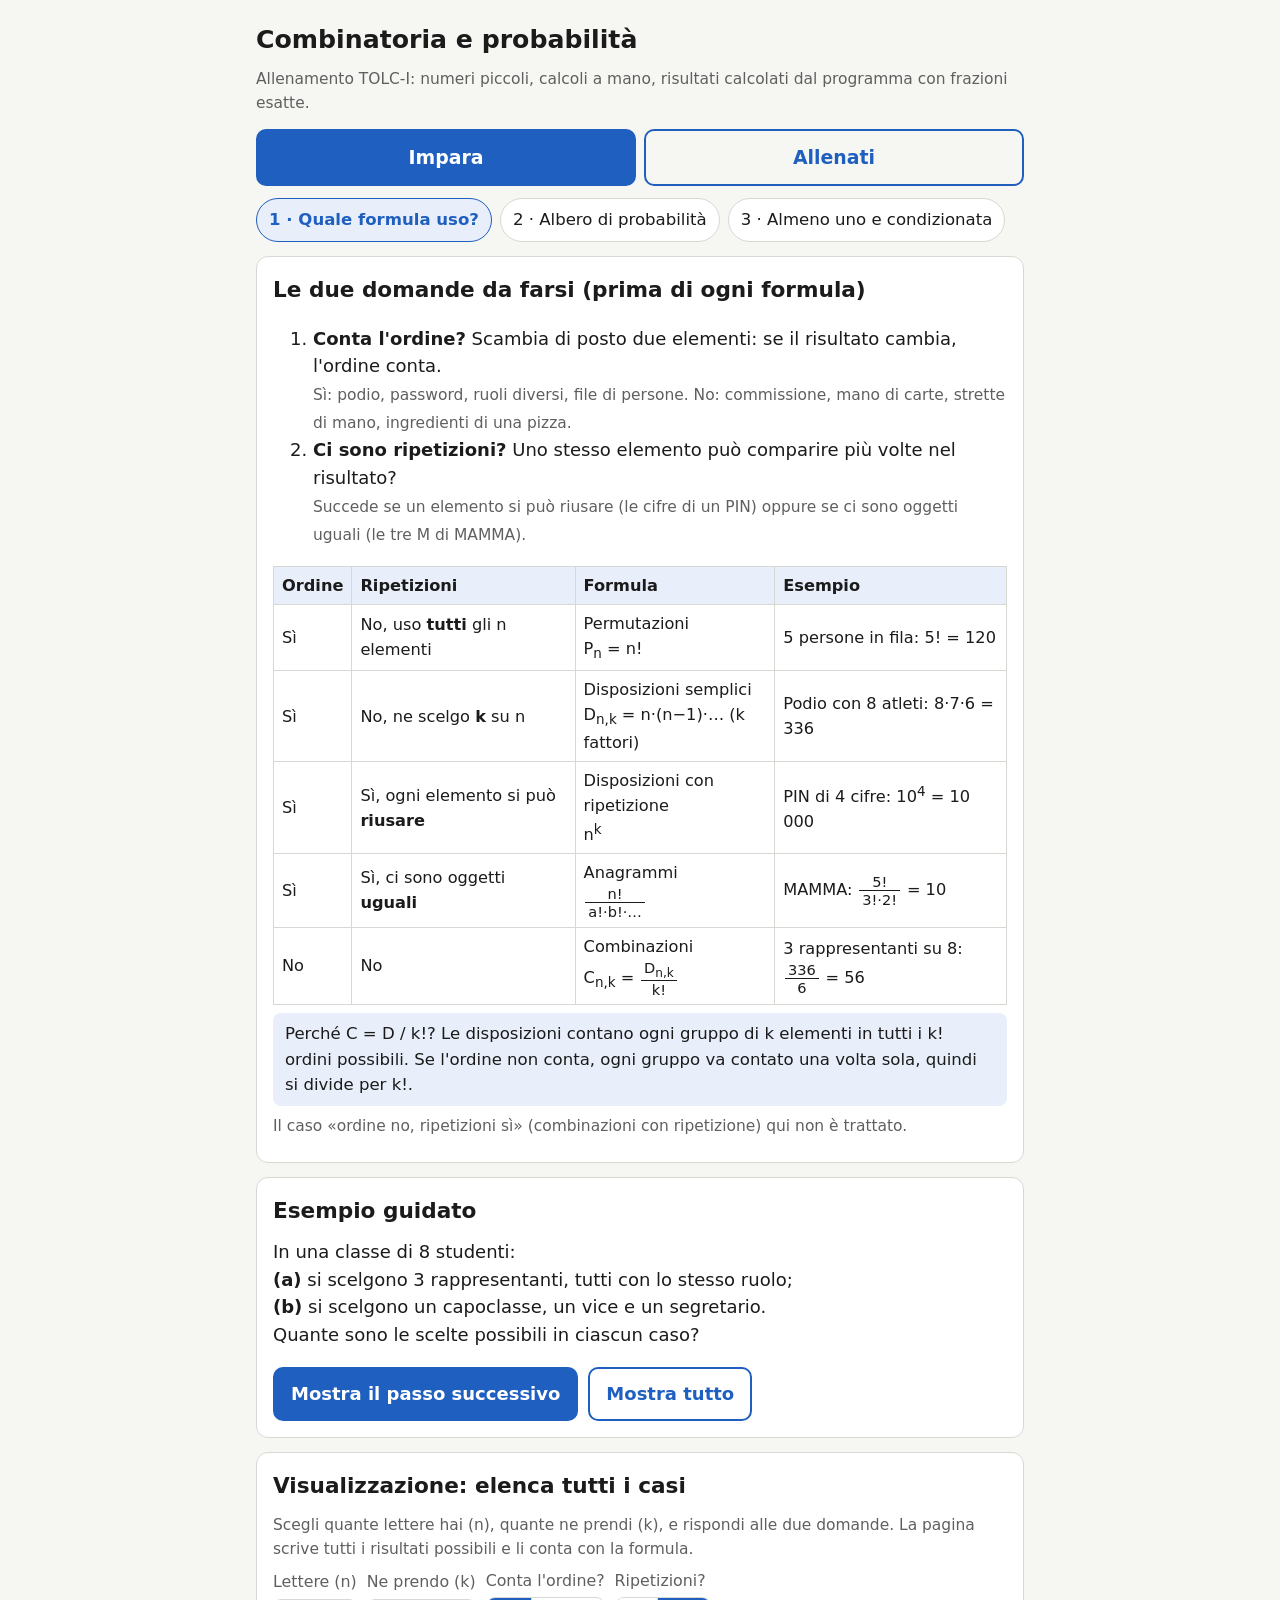
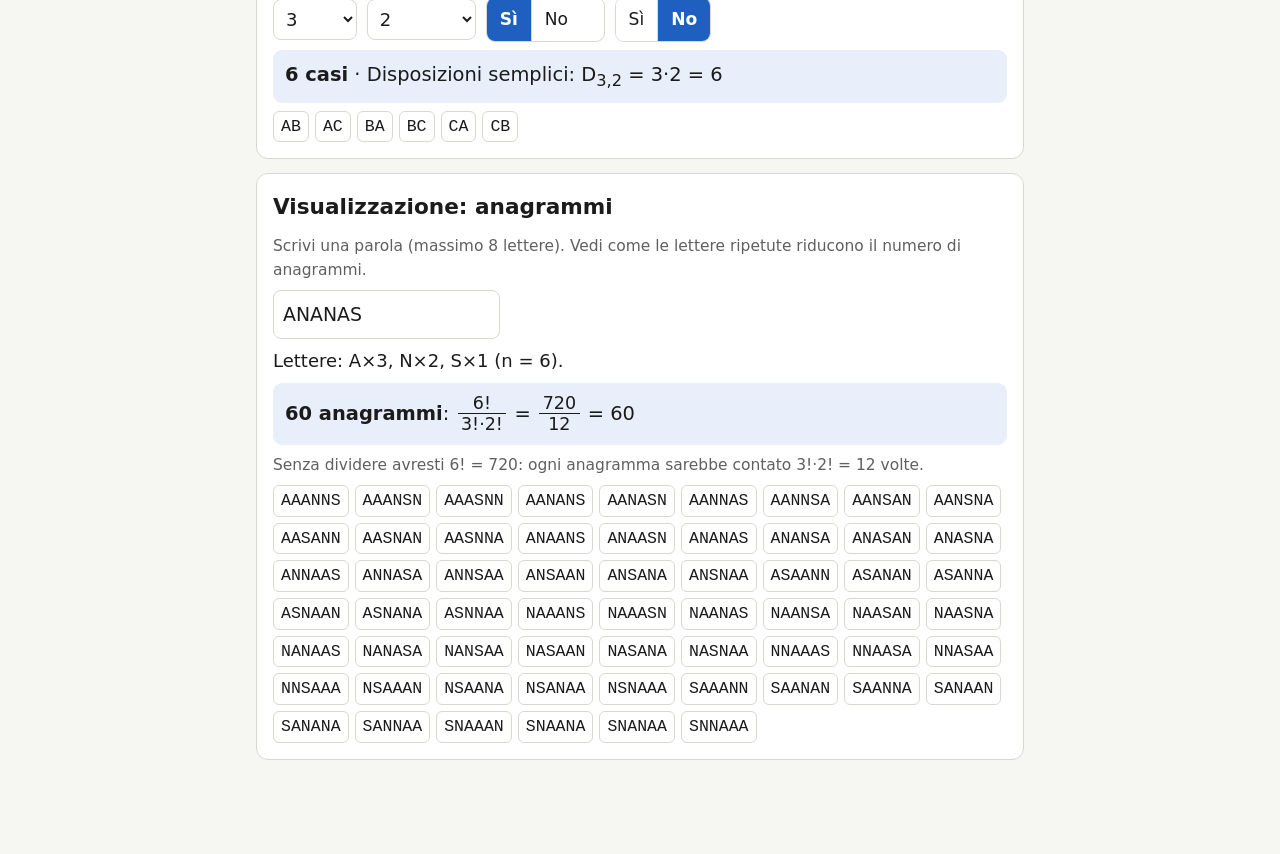
<file: moduli_esistenti/combinatoria_probabilita.html>
<!DOCTYPE html>
<html lang="it">
<head>
<meta charset="utf-8">
<meta name="viewport" content="width=device-width, initial-scale=1">
<title>Combinatoria e probabilità · TOLC-I</title>
<style>
:root{--bg:#f6f6f3;--card:#ffffff;--ink:#1b1b1b;--mut:#5f5f5f;--line:#d8d8d2;--acc:#1f5fbf;--acc-bg:#e8effa;--ok:#1e7b34;--ok-bg:#e5f3e8;--bad:#b3261e;--bad-bg:#fbe9e7;--red:#c62828;--blk:#222222;--blk-st:#222222}
@media (prefers-color-scheme:dark){:root{--bg:#151515;--card:#1f1f1f;--ink:#ececec;--mut:#a9a9a9;--line:#3a3a3a;--acc:#86adf0;--acc-bg:#1d2a3e;--ok:#72cf8a;--ok-bg:#1a2e21;--bad:#f28b82;--bad-bg:#3b1f1d;--red:#ef6b6b;--blk:#0b0b0b;--blk-st:#bdbdbd}}
*{box-sizing:border-box}
html{font-size:18px;-webkit-text-size-adjust:100%}
body{margin:0;background:var(--bg);color:var(--ink);font-family:system-ui,-apple-system,"Segoe UI",Roboto,Helvetica,Arial,sans-serif;line-height:1.55}
.wrap{max-width:800px;margin:0 auto;padding:10px 16px 80px}
h1{font-size:1.4rem;margin:10px 0 0}
h2{font-size:1.2rem;margin:0 0 10px}
h3{font-size:1.05rem;margin:18px 0 6px}
p{margin:8px 0}
.mut{color:var(--mut)}
.small{font-size:.86rem}
button,select,input{font:inherit;color:inherit}
button{cursor:pointer}
.card{background:var(--card);border:1px solid var(--line);border-radius:12px;padding:16px;margin:14px 0}
.tabs{display:flex;gap:8px;margin:14px 0 4px}
.tabs button{flex:1;padding:12px;border:2px solid var(--acc);background:transparent;color:var(--acc);border-radius:10px;font-weight:700;font-size:1.05rem}
.tabs button.on{background:var(--acc);color:#fff}
@media (prefers-color-scheme:dark){.tabs button.on{color:#111}}
.pills{display:flex;flex-wrap:wrap;gap:8px;margin:12px 0}
.pills button{padding:8px 12px;border:1px solid var(--line);background:var(--card);border-radius:999px;font-size:.92rem}
.pills button.on{border-color:var(--acc);background:var(--acc-bg);color:var(--acc);font-weight:700}
.btn{padding:11px 16px;border-radius:10px;border:2px solid var(--acc);background:var(--acc);color:#fff;font-weight:700}
@media (prefers-color-scheme:dark){.btn{color:#111}}
.btn.ghost{background:transparent;color:var(--acc)}
.btn:disabled{opacity:.45;cursor:default}
.row{display:flex;flex-wrap:wrap;gap:10px;align-items:center}
.ctrl{display:flex;flex-direction:column;gap:4px;font-size:.88rem;color:var(--mut)}
.ctrl select{padding:8px;border-radius:8px;border:1px solid var(--line);background:var(--card);font-size:1rem;color:var(--ink);min-width:70px}
.seg{display:inline-flex;border:1px solid var(--line);border-radius:9px;overflow:hidden}
.seg button{padding:8px 13px;border:0;background:var(--card);font-size:.95rem;color:var(--ink)}
.seg button+button{border-left:1px solid var(--line)}
.seg button.on{background:var(--acc);color:#fff;font-weight:700}
@media (prefers-color-scheme:dark){.seg button.on{color:#111}}
.fr{display:inline-flex;flex-direction:column;vertical-align:middle;text-align:center;font-size:.9em;line-height:1.18;margin:0 .12em}
.fr>span:first-child{border-bottom:1.5px solid currentColor;padding:0 .2em}
.fr>span:last-child{padding:0 .2em}
.formula{font-size:1.08rem}
.note{background:var(--acc-bg);border-radius:8px;padding:8px 12px;font-size:.92rem}
.warn{border-left:4px solid var(--bad);padding:4px 10px;background:var(--bad-bg);border-radius:6px}
.scroll{overflow-x:auto}
table.dec{border-collapse:collapse;width:100%;font-size:.9rem;min-width:520px}
table.dec th,table.dec td{border:1px solid var(--line);padding:6px 8px;text-align:left;vertical-align:middle}
table.dec th{background:var(--acc-bg)}
.chips{display:flex;flex-wrap:wrap;gap:6px;margin-top:8px}
.chips span{font-family:ui-monospace,Consolas,monospace;border:1px solid var(--line);border-radius:6px;padding:2px 7px;font-size:.92rem}
input[type=text]{padding:9px;border-radius:8px;border:1px solid var(--line);background:var(--card);font-size:1.05rem;text-transform:uppercase;width:12em;max-width:100%}
input[type=range]{width:220px;max-width:100%}
ol.gsteps li{margin:6px 0}
/* albero */
.tree{width:100%;max-width:560px;height:auto;display:block;margin:8px 0}
.tree line{stroke:var(--mut);stroke-width:1.6}
.tree line.z{stroke-dasharray:3 4;opacity:.45}
.tree line.sel{stroke:var(--acc);stroke-width:4}
.tree line.hi{stroke:var(--ok);stroke-width:4}
.tree text{font-family:system-ui,sans-serif}
.tree text.bl{font-size:13px;fill:var(--ink);paint-order:stroke;stroke:var(--card);stroke-width:4px;stroke-linejoin:round}
.tree text.bl.z{opacity:.5}
.tree circle.nR{fill:var(--red)}
.tree circle.nN{fill:var(--blk);stroke:var(--blk-st);stroke-width:1}
.tree circle.root{fill:var(--card);stroke:var(--mut);stroke-width:1.5}
.tree text.nl{font-size:10px;fill:#fff;font-weight:700}
.tree text.lf{font-size:15px;fill:var(--ink);font-weight:600;letter-spacing:1px}
.tree g.leaf{cursor:pointer}
.tree g.leaf.z{cursor:default;opacity:.45}
.tree rect.lb{fill:transparent;stroke:transparent;rx:6}
.tree g.leaf.sel rect.lb{fill:var(--acc-bg);stroke:var(--acc);stroke-width:2}
.tree g.leaf.hi rect.lb{fill:var(--ok-bg);stroke:var(--ok);stroke-width:2}
.leaves{display:flex;flex-direction:column;gap:6px;margin:8px 0}
.leaves button{display:flex;flex-wrap:wrap;gap:6px 10px;align-items:center;text-align:left;padding:8px 10px;border:1.5px solid var(--line);background:var(--card);border-radius:9px;font-size:.95rem}
.leaves button.sel{border-color:var(--acc);background:var(--acc-bg)}
.leaves button:disabled{opacity:.45;cursor:default}
.leaves .seq{font-weight:700;min-width:5.5em}
.ball{display:inline-block;width:.8em;height:.8em;border-radius:50%;vertical-align:-.05em}
.ball.R{background:var(--red)}.ball.N{background:var(--blk);border:1px solid var(--blk-st)}
.result{font-size:1.08rem;padding:10px 12px;border-radius:9px;background:var(--acc-bg);margin-top:8px}
/* dadi */
table.dg{border-collapse:collapse;margin:8px 0;font-size:.85rem}
table.dg th,table.dg td{border:1px solid var(--line);width:2.3em;height:2.1em;text-align:center;padding:0}
table.dg th{background:var(--acc-bg);font-weight:700}
table.dg th.c{font-size:.6rem;font-weight:400;line-height:1.1;width:3.2em}
table.dg td{color:var(--mut)}
table.dg td.b{background:var(--acc-bg);color:var(--ink)}
table.dg td.ab{background:var(--ok);color:#fff;font-weight:700}
@media (prefers-color-scheme:dark){table.dg td.ab{color:#111}}
table.dg td.ax{outline:2px dashed var(--ok);outline-offset:-4px}
.legend{display:flex;flex-wrap:wrap;gap:12px;font-size:.82rem;color:var(--mut)}
.legend i{display:inline-block;width:1em;height:1em;border:1px solid var(--line);vertical-align:-.15em;margin-right:4px}
table.tb{border-collapse:collapse;margin:8px 0;font-size:.92rem}
table.tb th,table.tb td{border:1px solid var(--line);padding:5px 10px;text-align:center}
table.tb th{background:var(--acc-bg)}
.bars{margin-top:10px}
.bar{height:22px;border-radius:5px;background:var(--line);position:relative;margin:4px 0 10px;overflow:hidden}
.bar>div{height:100%;background:var(--ok)}
.bar.badb>div{background:var(--bad)}
/* allenamento */
.sticky{position:sticky;top:0;z-index:5;background:var(--bg);padding:8px 0;border-bottom:1px solid var(--line);display:flex;flex-wrap:wrap;gap:6px 16px;align-items:center;font-weight:600}
.sticky .sp{flex:1}
#tm.low{color:var(--bad)}
.qhead{font-size:.88rem;color:var(--mut);margin-bottom:6px}
.tag{display:inline-block;background:var(--acc-bg);color:var(--acc);border-radius:6px;padding:1px 8px;font-weight:600}
.qtext{font-size:1.12rem}
.stage{border-top:1px dashed var(--line);margin-top:12px;padding-top:10px}
.slabel{font-weight:600;margin:4px 0 8px}
.choices{display:flex;flex-wrap:wrap;gap:8px}
.choices button{padding:9px 14px;border:1.5px solid var(--line);border-radius:9px;background:var(--card);text-align:left;font-size:.98rem}
.choices.forms button{width:100%;display:flex;justify-content:space-between;gap:10px;align-items:center}
.choices button.good,.opts button.good{border-color:var(--ok);background:var(--ok-bg)}
.choices button.badc,.opts button.badc{border-color:var(--bad);background:var(--bad-bg)}
.choices button:disabled,.opts button:disabled{cursor:default;color:var(--ink)}
.sfb{margin-top:8px;font-size:.95rem}
.okt{color:var(--ok)}.badt{color:var(--bad)}
ol.opts{list-style:none;padding:0;margin:14px 0 8px;display:flex;flex-direction:column;gap:8px}
.opts button{width:100%;display:flex;align-items:center;gap:14px;padding:10px 14px;border:1.5px solid var(--line);border-radius:10px;background:var(--card);font-size:1.12rem;text-align:left;min-height:52px}
.let{display:inline-flex;align-items:center;justify-content:center;width:1.8em;height:1.8em;border-radius:50%;border:1.5px solid var(--mut);font-weight:700;font-size:.85rem;flex:none}
.fb{margin-top:14px;border-top:2px solid var(--line);padding-top:10px}
.verdict{font-size:1.15rem;font-weight:700;padding:8px 12px;border-radius:9px}
.verdict.r{background:var(--ok-bg);color:var(--ok)}.verdict.w{background:var(--bad-bg);color:var(--bad)}.verdict.s{background:var(--acc-bg);color:var(--acc)}
ol.steps li{margin:6px 0}
ul.why{list-style:none;padding:0}
ul.why li{display:flex;gap:10px;align-items:flex-start;margin:8px 0;padding:6px 0;border-bottom:1px solid var(--line)}
ul.why .val{min-width:4.5em;font-weight:700}
.fig{margin:10px 0;overflow-x:auto}
.sumgrid{display:grid;grid-template-columns:repeat(auto-fit,minmax(130px,1fr));gap:10px;margin:10px 0}
.sumgrid div{border:1px solid var(--line);border-radius:10px;padding:10px;text-align:center}
.sumgrid b{display:block;font-size:1.5rem}
label.chk{display:flex;gap:8px;align-items:center}
label.chk input{width:1.2em;height:1.2em}
</style>
</head>
<body>
<div class="wrap">
<header>
  <h1>Combinatoria e probabilità</h1>
  <p class="mut small">Allenamento TOLC-I: numeri piccoli, calcoli a mano, risultati calcolati dal programma con frazioni esatte.</p>
  <nav class="tabs"><button data-mode="impara" class="on">Impara</button><button data-mode="allenati">Allenati</button></nav>
</header>

<!-- ======================= IMPARA ======================= -->
<section id="impara">
  <nav class="pills" id="topicnav">
    <button data-topic="comb" class="on">1 · Quale formula uso?</button>
    <button data-topic="albero">2 · Albero di probabilità</button>
    <button data-topic="cond">3 · Almeno uno e condizionata</button>
  </nav>

  <!-- ---------- 1. COMBINATORIA ---------- -->
  <div id="L-comb" class="topic">
    <div class="card">
      <h2>Le due domande da farsi (prima di ogni formula)</h2>
      <ol>
        <li><b>Conta l'ordine?</b> Scambia di posto due elementi: se il risultato cambia, l'ordine conta.<br><span class="mut small">Sì: podio, password, ruoli diversi, file di persone. No: commissione, mano di carte, strette di mano, ingredienti di una pizza.</span></li>
        <li><b>Ci sono ripetizioni?</b> Uno stesso elemento può comparire più volte nel risultato?<br><span class="mut small">Succede se un elemento si può riusare (le cifre di un PIN) oppure se ci sono oggetti uguali (le tre M di MAMMA).</span></li>
      </ol>
      <div class="scroll"><table class="dec">
        <tr><th>Ordine</th><th>Ripetizioni</th><th>Formula</th><th>Esempio</th></tr>
        <tr><td>Sì</td><td>No, uso <b>tutti</b> gli n elementi</td><td>Permutazioni<br>P<sub>n</sub> = n!</td><td>5 persone in fila: 5! = 120</td></tr>
        <tr><td>Sì</td><td>No, ne scelgo <b>k</b> su n</td><td>Disposizioni semplici<br>D<sub>n,k</sub> = n·(n−1)·… (k fattori)</td><td>Podio con 8 atleti: 8·7·6 = 336</td></tr>
        <tr><td>Sì</td><td>Sì, ogni elemento si può <b>riusare</b></td><td>Disposizioni con ripetizione<br>n<sup>k</sup></td><td>PIN di 4 cifre: 10<sup>4</sup> = 10 000</td></tr>
        <tr><td>Sì</td><td>Sì, ci sono oggetti <b>uguali</b></td><td>Anagrammi<br><span class="fr"><span>n!</span><span>a!·b!·…</span></span></td><td>MAMMA: <span class="fr"><span>5!</span><span>3!·2!</span></span> = 10</td></tr>
        <tr><td>No</td><td>No</td><td>Combinazioni<br>C<sub>n,k</sub> = <span class="fr"><span>D<sub>n,k</sub></span><span>k!</span></span></td><td>3 rappresentanti su 8: <span class="fr"><span>336</span><span>6</span></span> = 56</td></tr>
      </table></div>
      <p class="note">Perché C = D / k!? Le disposizioni contano ogni gruppo di k elementi in tutti i k! ordini possibili. Se l'ordine non conta, ogni gruppo va contato una volta sola, quindi si divide per k!.</p>
      <p class="mut small">Il caso «ordine no, ripetizioni sì» (combinazioni con ripetizione) qui non è trattato.</p>
    </div>

    <div class="card guided">
      <h2>Esempio guidato</h2>
      <p>In una classe di 8 studenti:<br><b>(a)</b> si scelgono 3 rappresentanti, tutti con lo stesso ruolo;<br><b>(b)</b> si scelgono un capoclasse, un vice e un segretario.<br>Quante sono le scelte possibili in ciascun caso?</p>
      <ol class="gsteps">
        <li hidden><b>Conta l'ordine?</b> (a) No: il gruppo {Anna, Bruno, Carla} è lo stesso di {Carla, Anna, Bruno}. (b) Sì: se Anna è capoclasse e Bruno vice, è diverso da Bruno capoclasse e Anna vice.</li>
        <li hidden><b>Ripetizioni?</b> No in entrambi i casi: uno studente non può essere scelto due volte.</li>
        <li hidden><b>(b) ordine sì, ripetizioni no, 3 posti su 8:</b> disposizioni semplici. D<sub>8,3</sub> = 8·7·6 = 336 (8 scelte per il capoclasse, 7 per il vice, 6 per il segretario).</li>
        <li hidden><b>(a) ordine no:</b> nelle 336 disposizioni ogni gruppo di 3 compare 3! = 6 volte (una per ogni ordine). Quindi C<sub>8,3</sub> = <span class="fr"><span>336</span><span>6</span></span> = 56.</li>
        <li hidden><b>Trappola tipica al test:</b> tra le risposte di (a) ci sarà quasi sempre 336 (hai contato l'ordine) e 8<sup>3</sup> = 512 (hai ammesso ripetizioni).</li>
      </ol>
      <div class="row"><button class="btn g-next">Mostra il passo successivo</button><button class="btn ghost g-all">Mostra tutto</button></div>
    </div>

    <div class="card">
      <h2>Visualizzazione: elenca tutti i casi</h2>
      <p class="mut small">Scegli quante lettere hai (n), quante ne prendi (k), e rispondi alle due domande. La pagina scrive tutti i risultati possibili e li conta con la formula.</p>
      <div class="row">
        <label class="ctrl">Lettere (n)<select id="en-n"><option>2</option><option selected>3</option><option>4</option><option>5</option></select></label>
        <label class="ctrl">Ne prendo (k)<select id="en-k"><option>1</option><option selected>2</option><option>3</option><option>4</option></select></label>
        <div class="ctrl">Conta l'ordine?<div class="seg" id="en-ord"><button data-v="1" class="on">Sì</button><button data-v="0">No</button></div></div>
        <div class="ctrl">Ripetizioni?<div class="seg" id="en-rep"><button data-v="1">Sì</button><button data-v="0" class="on">No</button></div></div>
      </div>
      <div id="en-out"></div>
    </div>

    <div class="card">
      <h2>Visualizzazione: anagrammi</h2>
      <p class="mut small">Scrivi una parola (massimo 8 lettere). Vedi come le lettere ripetute riducono il numero di anagrammi.</p>
      <input type="text" id="an-in" value="ANANAS" maxlength="8" autocomplete="off">
      <div id="an-out"></div>
    </div>
  </div>

  <!-- ---------- 2. ALBERO ---------- -->
  <div id="L-albero" class="topic" hidden>
    <div class="card">
      <h2>Come si usa l'albero</h2>
      <ol>
        <li>Ogni ramo porta la probabilità di quella estrazione, <b>tenendo conto di ciò che è già uscito</b>.</li>
        <li>Lungo un percorso (prima… <i>e poi</i>…) le probabilità si <b>moltiplicano</b>.</li>
        <li>Se l'evento si realizza con più percorsi (<i>oppure</i>), le probabilità dei percorsi si <b>sommano</b>.</li>
        <li><b>Senza reimmissione</b>: dopo ogni estrazione il totale cala di 1 e cala anche il colore uscito. <b>Con reimmissione</b>: le probabilità restano sempre uguali.</li>
        <li>Controllo veloce: la somma di <b>tutte</b> le foglie deve fare 1.</li>
      </ol>
    </div>
    <div class="card guided">
      <h2>Esempio guidato</h2>
      <p>Urna con 3 rosse e 2 nere. Si estraggono 2 palline senza reimmissione. Probabilità che siano di colore diverso?</p>
      <ol class="gsteps">
        <li hidden>Percorsi favorevoli: <b>R→N</b> (prima rossa, poi nera) e <b>N→R</b> (prima nera, poi rossa). Sono due percorsi diversi.</li>
        <li hidden>R→N: <span class="fr"><span>3</span><span>5</span></span>·<span class="fr"><span>2</span><span>4</span></span> = <span class="fr"><span>6</span><span>20</span></span> (dopo la prima rossa restano 4 palline, di cui 2 nere).</li>
        <li hidden>N→R: <span class="fr"><span>2</span><span>5</span></span>·<span class="fr"><span>3</span><span>4</span></span> = <span class="fr"><span>6</span><span>20</span></span>.</li>
        <li hidden>Somma: <span class="fr"><span>6</span><span>20</span></span> + <span class="fr"><span>6</span><span>20</span></span> = <span class="fr"><span>12</span><span>20</span></span> = <span class="fr"><span>3</span><span>5</span></span>.</li>
        <li hidden><b>Errori tipici:</b> fermarsi a 6/20 = 3/10 (un solo ordine), oppure usare 3/5·2/5 + 2/5·3/5 = 12/25 (come se ci fosse reimmissione).</li>
      </ol>
      <div class="row"><button class="btn g-next">Mostra il passo successivo</button><button class="btn ghost g-all">Mostra tutto</button></div>
    </div>
    <div class="card">
      <h2>Albero interattivo</h2>
      <div class="row">
        <label class="ctrl">Rosse<select id="t-r"></select></label>
        <label class="ctrl">Nere<select id="t-n"></select></label>
        <div class="ctrl">Estrazioni<div class="seg" id="t-k"><button data-v="2" class="on">2</button><button data-v="3">3</button></div></div>
        <div class="ctrl">Reimmissione<div class="seg" id="t-rep"><button data-v="0" class="on">Senza</button><button data-v="1">Con</button></div></div>
      </div>
      <div class="row" style="margin-top:10px">
        <label class="ctrl" style="flex:1;min-width:230px">Sfida: seleziona i percorsi dell'evento<select id="t-ev"></select></label>
      </div>
      <div id="t-svg"></div>
      <p class="mut small">Tocca le foglie (nell'albero o nella lista) per selezionare i percorsi. <span class="ball R"></span> R = rossa, <span class="ball N"></span> N = nera.</p>
      <div class="leaves" id="t-list"></div>
      <div class="result" id="t-sum"></div>
      <div class="row" style="margin-top:10px"><button class="btn" id="t-check">Verifica</button><button class="btn ghost" id="t-sol">Mostra soluzione</button><button class="btn ghost" id="t-clear">Azzera</button></div>
      <div id="t-msg" style="margin-top:8px"></div>
    </div>
  </div>

  <!-- ---------- 3. ALMENO UNO / CONDIZIONATA ---------- -->
  <div id="L-cond" class="topic" hidden>
    <div class="card">
      <h2>«Almeno uno» = 1 − P(nessuno)</h2>
      <p>Il contrario di «almeno uno» è «<b>nessuno</b>» (non «tutti»). Quasi sempre è molto più veloce calcolare il contrario:</p>
      <p class="formula" style="text-align:center"><b>P(almeno uno) = 1 − P(nessuno)</b></p>
      <p><b>Esempio.</b> Due dadi, probabilità di almeno un 6. P(nessun 6) = <span class="fr"><span>5</span><span>6</span></span>·<span class="fr"><span>5</span><span>6</span></span> = <span class="fr"><span>25</span><span>36</span></span>, quindi P(almeno un 6) = 1 − <span class="fr"><span>25</span><span>36</span></span> = <span class="fr"><span>11</span><span>36</span></span>.</p>
      <p><b>Errore tipico:</b> <span class="fr"><span>1</span><span>6</span></span> + <span class="fr"><span>1</span><span>6</span></span> = <span class="fr"><span>12</span><span>36</span></span>. È sbagliato perché il caso (6, 6) viene contato due volte: nella griglia le caselle verdi sono 11, non 12.</p>
      <div class="fig" id="ex-grid"></div>
    </div>
    <div class="card">
      <h2>Visualizzazione: almeno un successo in n prove</h2>
      <div class="row">
        <label class="ctrl">Prova<select id="a-p"></select></label>
        <label class="ctrl">Numero di prove: <b id="a-nv">2</b><input type="range" id="a-n" min="1" max="8" value="2"></label>
      </div>
      <div id="a-out"></div>
    </div>
    <div class="card">
      <h2>Probabilità condizionata</h2>
      <p class="formula" style="text-align:center"><b>P(A | B) = <span class="fr"><span>P(A ∩ B)</span><span>P(B)</span></span></b> &nbsp; si legge «probabilità di A sapendo che B è avvenuto».</p>
      <p>Con casi tutti ugualmente probabili: <b>restringi i casi possibili a quelli di B</b>, poi conta quanti di questi soddisfano anche A.</p>
      <p class="formula" style="text-align:center">P(A | B) = <span class="fr"><span>casi in cui valgono A e B</span><span>casi in cui vale B</span></span></p>
      <p><b>Esempio con le carte.</b> Mazzo da 40 (4 semi da 10 carte: asso, 2–7, fante, cavallo, re). Sapendo che è uscita una figura, probabilità che sia un re? Le figure sono 12, i re sono 4: P = <span class="fr"><span>4</span><span>12</span></span> = <span class="fr"><span>1</span><span>3</span></span> (non <span class="fr"><span>4</span><span>40</span></span>: quello è P(re) senza informazione).</p>
      <p><b>Errori tipici:</b> dividere per tutti i casi invece che per quelli di B; ignorare l'informazione; invertire A e B (P(B|A) ≠ P(A|B)).</p>
    </div>
    <div class="card">
      <h2>Visualizzazione: due dadi</h2>
      <p class="mut small">Dado rosso sulle righe, dado blu sulle colonne. Nelle caselle c'è la somma.</p>
      <div class="row">
        <label class="ctrl" style="flex:1;min-width:220px">Sapendo che (B)<select id="d-b"></select></label>
        <label class="ctrl" style="flex:1;min-width:220px">Probabilità che (A)<select id="d-a"></select></label>
      </div>
      <div class="fig" id="d-grid"></div>
      <div class="legend"><span><i style="background:var(--acc-bg)"></i>casi di B</span><span><i style="background:var(--ok)"></i>casi di A e B</span><span><i style="outline:2px dashed var(--ok);outline-offset:-3px"></i>A fuori da B (non contano)</span></div>
      <div id="d-out" class="result"></div>
    </div>
  </div>
</section>

<!-- ======================= ALLENATI ======================= -->
<section id="allenati" hidden>
  <div id="setup" class="card">
    <h2>Nuova sessione</h2>
    <div class="ctrl" style="margin-bottom:12px">Argomento
      <div class="pills" id="s-topic" style="margin:4px 0">
        <button data-v="mix" class="on">Tutti misti</button>
        <button data-v="comb">Quale formula uso?</button>
        <button data-v="albero">Albero</button>
        <button data-v="cond">Almeno uno e condizionata</button>
      </div>
    </div>
    <div class="row" style="margin-bottom:12px">
      <label class="ctrl">Domande<select id="s-n"><option>5</option><option selected>10</option><option>20</option></select></label>
      <label class="chk"><input type="checkbox" id="s-timer"> Timer (2,5 minuti a domanda, come al TOLC-I)</label>
    </div>
    <p class="mut small">Punteggio come al TOLC: +1 risposta giusta, 0 non data, −0,25 sbagliata. In «Quale formula uso?» prima rispondi alle domande di ragionamento (senza punti), poi scegli il numero (con punti).</p>
    <button class="btn" id="s-go">Inizia</button>
  </div>
  <div id="session" hidden>
    <div class="sticky"><span id="qn"></span><span id="sc"></span><span id="tm"></span><span class="sp"></span><button class="btn ghost" id="quit" style="padding:6px 12px">Termina</button></div>
    <div id="qbox" class="card"></div>
  </div>
  <div id="summary" class="card" hidden></div>
</section>
</div>

<!-- ============ MOTORE (nessun accesso alla pagina: generatori e calcoli) ============ -->
<script id="core">
"use strict";
let RNG = Math.random;
let STRICT = false; // nei test: gli errori nei generatori non vengono nascosti

/* ---------- Frazioni esatte ---------- */
function gcd(a, b) { a = Math.abs(a); b = Math.abs(b); while (b) { const t = a % b; a = b; b = t; } return a; }
class Fr {
  constructor(n, d) {
    if (d === undefined) d = 1;
    if (!Number.isInteger(n) || !Number.isInteger(d)) throw new Error("Frazione non intera: " + n + "/" + d);
    if (d === 0) throw new Error("Denominatore zero");
    if (d < 0) { n = -n; d = -d; }
    const g = gcd(n, d) || 1;
    this.n = n / g; this.d = d / g;
    if (!Number.isSafeInteger(this.n) || !Number.isSafeInteger(this.d)) throw new Error("Overflow");
  }
  add(o) { o = F(o); return new Fr(this.n * o.d + o.n * this.d, this.d * o.d); }
  sub(o) { o = F(o); return new Fr(this.n * o.d - o.n * this.d, this.d * o.d); }
  mul(o) { o = F(o); return new Fr(this.n * o.n, this.d * o.d); }
  div(o) { o = F(o); return new Fr(this.n * o.d, this.d * o.n); }
  pow(k) { let r = new Fr(1); for (let i = 0; i < k; i++) r = r.mul(this); return r; }
  eq(o) { o = F(o); return this.n === o.n && this.d === o.d; }
  get key() { return this.n + "/" + this.d; }
  get v() { return this.n / this.d; }
}
function F(n, d) { return n instanceof Fr ? n : new Fr(n, d === undefined ? 1 : d); }
const ONE = new Fr(1);

/* ---------- Utilità ---------- */
const rnd = (a, b) => a + Math.floor(RNG() * (b - a + 1));
const pick = a => a[Math.floor(RNG() * a.length)];
function shuffle(a) { a = a.slice(); for (let i = a.length - 1; i > 0; i--) { const j = Math.floor(RNG() * (i + 1)); [a[i], a[j]] = [a[j], a[i]]; } return a; }
function range(a, b) { const r = []; if (a >= b) for (let i = a; i >= b; i--) r.push(i); else for (let i = a; i <= b; i++) r.push(i); return r; }
const fact = n => { let r = 1; for (let i = 2; i <= n; i++) r *= i; return r; };
const disp = (n, k) => { if (k > n || k < 0) return 0; let r = 1; for (let i = 0; i < k; i++) r *= n - i; return r; };
const comb = (n, k) => (k > n || k < 0) ? 0 : disp(n, k) / fact(k);
const ipow = (a, b) => { let r = 1; for (let i = 0; i < b; i++) r *= a; return r; };
const nf = n => { const s = String(Math.abs(n)).replace(/\B(?=(\d{3})+(?!\d))/g, " "); return (n < 0 ? "−" : "") + s; };
function fh(f) { f = F(f); if (f.d === 1) return nf(f.n); return `<span class="fr"><span>${nf(f.n)}</span><span>${nf(f.d)}</span></span>`; }
function rf(n, d) { return `<span class="fr"><span>${typeof n === "number" ? nf(n) : n}</span><span>${typeof d === "number" ? nf(d) : d}</span></span>`; }
function ft(f) { f = F(f); return f.d === 1 ? nf(f.n) : nf(f.n) + "/" + nf(f.d); }
function pct(f) { return (Math.round(F(f).v * 1000) / 10).toString().replace(".", ",") + "%"; }
function sumFr(list) { return list.reduce((a, b) => a.add(b), new Fr(0)); }
function cap(s) { return s.charAt(0).toUpperCase() + s.slice(1); }

/* Candidato (risposta sbagliata) con la spiegazione dell'errore che la produce */
function cand(fn, why) { try { const v = fn(); if (v === null || v === undefined) return null; return { v: F(v), why }; } catch (e) { return null; } }

/* Costruisce le 5 opzioni: 1 giusta + 4 errori tipici diversi. Se non ce ne sono 4 distinti, l'esercizio viene scartato. */
function buildOptions(correct, cands, prob) {
  const ok = v => v instanceof Fr && (prob ? (v.n > 0 && v.n <= v.d) : (v.d === 1 && v.n >= 1));
  if (!ok(correct)) return null;
  const seen = new Set([correct.key]); const pool = [];
  for (const c of cands) {
    if (!c || !ok(c.v) || seen.has(c.v.key)) continue;
    seen.add(c.v.key); pool.push(c);
  }
  if (pool.length < 4) return null;
  const chosen = shuffle(pool).slice(0, 4).map(c => ({ v: c.v, correct: false, why: c.why }));
  return shuffle([{ v: correct, correct: true, why: "" }, ...chosen]);
}

/* =================================================================
   1. COMBINATORIA — «Quale formula uso?»
   ================================================================= */
const FORMS = {
  P: { name: "Permutazioni", html: "P<sub>n</sub> = n!" },
  D: { name: "Disposizioni semplici", html: "D<sub>n,k</sub> = " + rf("n!", "(n−k)!") },
  DR: { name: "Disposizioni con ripetizione", html: "n<sup>k</sup>" },
  C: { name: "Combinazioni", html: "C<sub>n,k</sub> = " + rf("n!", "k!·(n−k)!") },
  PR: { name: "Anagrammi (oggetti uguali)", html: rf("n!", "a!·b!·…") }
};
const FORM_ORDER = ["P", "D", "DR", "C", "PR"];
const FMODEL = { P: [true, false], D: [true, false], DR: [true, true], C: [false, false], PR: [true, true] };

const prodS = a => a.join("·");
function calcP(n) { return `P<sub>${n}</sub> = ${n}! = ${prodS(range(n, 1))} = ${nf(fact(n))}`; }
function calcD(n, k) { return `D<sub>${n},${k}</sub> = ${prodS(range(n, n - k + 1))} = ${nf(disp(n, k))}`; }
function calcDR(n, k) { return `${n}<sup>${k}</sup> = ${prodS(Array(k).fill(n))} = ${nf(ipow(n, k))}`; }
function calcC(n, k) { return `C<sub>${n},${k}</sub> = ${rf(prodS(range(n, n - k + 1)), k + "!")} = ${rf(disp(n, k), fact(k))} = ${nf(comb(n, k))}`; }
function calcPR(n, reps) { const den = reps.reduce((a, c) => a * fact(c), 1); return `${rf(n + "!", reps.map(c => c + "!").join("·"))} = ${rf(fact(n), den)} = ${nf(fact(n) / den)}`; }

function countsOf(arr) { const m = new Map(); for (const x of arr) m.set(x, (m.get(x) || 0) + 1); return m; }
const WORDS = ["CANE", "MARE", "SOLE", "PANE", "LIBRO", "TRENO", "FIUME", "PORTA", "CIELO", "LAMPO", "MONTE", "CAMPO", "VOLARE", "PIANTE",
  "ANANAS", "PAPPA", "MAMMA", "CASSA", "NONNA", "TETTO", "ROSSO", "PALLA", "STESSO", "BANANA", "COCCO", "ATTESA", "SASSO", "OTTO",
  "TORTA", "PIZZA", "GATTO", "CARTA", "TAVOLA", "CAMERA", "PATATA"];
const WORDS_DIST = WORDS.filter(w => countsOf(w).size === w.length);
const WORDS_REP = WORDS.filter(w => countsOf(w).size < w.length);
const LET = ["A", "B", "C", "D", "E", "F", "G"];
const listIt = a => a.length <= 1 ? a.join("") : a.slice(0, -1).join(", ") + " e " + a[a.length - 1];

/* Scenari: ognuno restituisce F (formula), n, k, testo e i motivi per ordine/ripetizioni */
const SCEN = {
  DR: [
    () => { const k = rnd(3, 4); return { sub: "Lucchetto", n: 10, k, text: `Un lucchetto ha ${k} rotelle, ognuna con le cifre da 0 a 9. Quante «combinazioni» diverse si possono impostare?`, wo: `Sì: ${range(1, k).join("‑")} e ${range(k, 1).join("‑")} sono impostazioni diverse. Anche se nel linguaggio comune si chiama «combinazione», qui l'ordine conta.`, wr: `Sì: rotelle diverse possono mostrare la stessa cifra (es. ${"7".repeat(k)}).` }; },
    () => { const n = rnd(3, 5), k = rnd(2, 4); const L = LET.slice(0, n); return { sub: "Codice", n, k, text: `Un codice è formato da ${k} simboli scelti tra i ${n} simboli ${listIt(L)}; lo stesso simbolo può essere usato più volte. Quanti codici diversi esistono?`, wo: `Sì: un codice che inizia con AB è diverso da uno che inizia con BA.`, wr: `Sì: il testo dice che un simbolo si può riusare (es. ${"A".repeat(k)}).` }; },
    () => { const n = rnd(3, 6), k = n <= 4 ? rnd(3, 4) : 3; return { sub: "Numeri", n, k, text: `Quanti numeri di ${k} cifre si possono scrivere usando solo le cifre ${listIt(range(1, n))}, anche ripetute?`, wo: `Sì: ${range(1, k).join("")} e ${range(k, 1).join("")} sono numeri diversi.`, wr: `Sì: le cifre si possono ripetere (es. ${"1".repeat(k)}).` }; },
    () => { const k = rnd(2, 3); return { sub: "Dado", n: 6, k, text: `Si lancia un dado a sei facce ${k} volte e si annota la sequenza dei risultati. Quante sequenze diverse sono possibili?`, wo: `Sì: uscire prima 2 e poi 5 è diverso da uscire prima 5 e poi 2.`, wr: `Sì: lo stesso numero può uscire più volte.` }; },
    () => { const k = rnd(3, 6); return { sub: "Moneta", n: 2, k, text: `Si lancia una moneta ${k} volte e si annota la sequenza di teste (T) e croci (C). Quante sequenze diverse sono possibili?`, wo: `Sì: TC… e CT… sono sequenze diverse.`, wr: `Sì: con 2 soli simboli e ${k} lanci, T e C si ripetono per forza.`, extra: [cand(() => k + 1, `Hai contato quante teste possono uscire (da 0 a ${k}), non quante sequenze.`)] }; },
    () => { const m = rnd(4, 5), k = rnd(3, 4); return { sub: "Questionario", n: m, k, text: `Un questionario ha ${k} domande, ognuna con ${m} risposte possibili. In quanti modi diversi si può compilare, rispondendo a tutte le domande?`, wo: `Sì: rispondere A alla prima domanda e B alla seconda è diverso dal contrario.`, wr: `Sì: la stessa risposta (es. A) si può dare a più domande.` }; },
    () => { const n = rnd(5, 9), k = rnd(2, 3); return { sub: "Estrazioni con reimmissione", n, k, text: `Un'urna contiene ${n} palline numerate da 1 a ${n}. Se ne estraggono ${k}, una alla volta, rimettendo ogni volta la pallina nell'urna, e si annotano i numeri nell'ordine di uscita. Quante sequenze diverse sono possibili?`, wo: `Sì: si annota l'ordine di uscita, quindi 1‑2 e 2‑1 sono sequenze diverse.`, wr: `Sì: la pallina viene rimessa nell'urna, quindi lo stesso numero può uscire di nuovo.` }; }
  ],
  D: [
    () => { const k = rnd(3, 4); return { sub: "Codice", n: 10, k, text: `Un codice è formato da ${k} cifre (da 0 a 9) tutte diverse tra loro; il codice può iniziare con 0. Quanti codici diversi esistono?`, wo: `Sì: ${range(1, k).join("")} e ${range(k, 1).join("")} sono codici diversi.`, wr: `No: il testo chiede cifre tutte diverse.` }; },
    () => { const n = rnd(4, 7); return { sub: "Numeri", n, k: 3, text: `Quanti numeri di 3 cifre, tutte diverse tra loro, si possono formare usando solo le cifre ${listIt(range(1, n))}?`, wo: `Sì: 123 e 321 sono numeri diversi.`, wr: `No: le cifre devono essere tutte diverse.` }; },
    () => { const n = rnd(5, 10); return { sub: "Podio", n, k: 3, text: `Alla finale di una gara partecipano ${n} atleti. Quanti podi diversi (1°, 2° e 3° classificato) sono possibili? Non ci sono pari merito.`, wo: `Sì: Rossi primo e Bianchi secondo è diverso da Bianchi primo e Rossi secondo.`, wr: `No: un atleta non può occupare due posti del podio.` }; },
    () => { const n = rnd(6, 12), k = rnd(2, 3); const roles = ["un presidente", "un vicepresidente", "un segretario"].slice(0, k); return { sub: "Incarichi", n, k, text: `Un club di ${n} soci deve eleggere ${listIt(roles)}; ogni incarico va a una persona diversa. In quanti modi si possono assegnare gli incarichi?`, wo: `Sì: i ruoli sono diversi, quindi scambiare due persone cambia l'assegnazione.`, wr: `No: ogni incarico va a una persona diversa.` }; },
    () => { const n = rnd(5, 8), k = rnd(2, 4); return { sub: "Posti a sedere", n, k, text: `In una fila ci sono ${n} sedie libere e arrivano ${k} persone. In quanti modi diversi possono sedersi (una persona per sedia)?`, wo: `Sì: le persone sono distinte, quindi scambiare due persone di sedia dà una sistemazione diversa.`, wr: `No: su una sedia può sedersi una sola persona.` }; },
    () => { const n = rnd(4, 8); return { sub: "Torneo", n, k: 2, text: `In un torneo con ${n} squadre ogni squadra gioca contro ogni altra due volte: una in casa e una in trasferta. Quante partite si giocano in totale?`, wo: `Sì: «A in casa contro B» è una partita diversa da «B in casa contro A».`, wr: `No: una squadra non gioca contro sé stessa.`, extra: [cand(() => comb(n, 2), `Hai contato una sola partita per ogni coppia di squadre (sola andata).`)] }; },
    () => { const n = rnd(6, 10), k = rnd(2, 3); return { sub: "Estrazioni senza reimmissione", n, k, text: `Un'urna contiene ${n} palline numerate da 1 a ${n}. Se ne estraggono ${k}, una alla volta e senza reimmissione, annotando i numeri nell'ordine di uscita. Quante sequenze diverse sono possibili?`, wo: `Sì: si annota l'ordine di uscita.`, wr: `No: una pallina estratta non torna nell'urna, quindi non può riuscire.` }; },
    () => { const n = rnd(4, 7); return { sub: "Bandiere", n, k: 3, text: `Si hanno ${n} colori diversi. Quante bandiere a tre strisce verticali (sinistra, centro, destra) si possono fare usando tre colori tutti diversi?`, wo: `Sì: rosso‑bianco‑verde e verde‑bianco‑rosso sono bandiere diverse.`, wr: `No: i tre colori devono essere diversi.` }; }
  ],
  C: [
    () => { const n = rnd(6, 12), k = rnd(2, 4); return { sub: "Commissione", n, k, text: `Da un gruppo di ${n} studenti si deve formare una commissione di ${k} rappresentanti, tutti con lo stesso ruolo. Quante commissioni diverse si possono formare?`, wo: `No: i membri hanno lo stesso ruolo, quindi {Anna, Bruno} è la stessa commissione di {Bruno, Anna}.`, wr: `No: una persona non può essere scelta due volte.` }; },
    () => { const n = rnd(5, 12); return { sub: "Strette di mano", n, k: 2, text: `${n} persone si salutano: ognuna stringe la mano a ciascuna delle altre, una sola volta. Quante strette di mano ci sono in totale?`, wo: `No: la stretta tra Anna e Bruno è la stessa di quella tra Bruno e Anna.`, wr: `No: nessuno stringe la mano a sé stesso.`, extra: [cand(() => n * (n + 1) / 2, `Hai sommato 1 + 2 + … + ${n}: la somma giusta si ferma a ${n - 1} (stessa idea di C<sub>${n},2</sub>).`), cand(() => n - 1, `Hai contato solo le strette di mano di una persona.`)] }; },
    () => { const n = rnd(4, 10); return { sub: "Torneo", n, k: 2, text: `In un torneo con ${n} squadre ogni squadra affronta ogni altra esattamente una volta. Quante partite si giocano?`, wo: `No: la partita A–B è la stessa partita di B–A (si gioca una volta sola).`, wr: `No: una squadra non gioca contro sé stessa.` }; },
    () => { const n = rnd(5, 9), k = pick([2, 3]); const what = k === 3 ? "triangoli con i vertici" : "segmenti con gli estremi"; return { sub: "Geometria", n, k, text: `Su una circonferenza sono segnati ${n} punti distinti. Quanti ${what} scelti tra questi punti si possono disegnare?`, wo: `No: ${k === 3 ? "il triangolo ABC è lo stesso di CBA" : "il segmento AB è lo stesso di BA"}.`, wr: `No: servono punti distinti.` }; },
    () => { const n = rnd(5, 10), k = rnd(2, 3); return { sub: "Gelato", n, k, text: `Una gelateria offre ${n} gusti. Quante coppette diverse con ${k} gusti diversi si possono comporre?`, wo: `No: una coppetta fragola‑limone è uguale a una limone‑fragola.`, wr: `No: i gusti devono essere diversi.` }; },
    () => { const n = rnd(6, 10), k = rnd(2, 4); return { sub: "Pizza", n, k, text: `Per una pizza si possono scegliere ${k} ingredienti diversi tra ${n} disponibili. Quante pizze diverse si possono ottenere?`, wo: `No: conta solo quali ingredienti ci sono, non l'ordine in cui li elenchi.`, wr: `No: gli ingredienti devono essere diversi.` }; },
    () => { const n = rnd(8, 12), k = rnd(2, 3); return { sub: "Carte", n, k, text: `Da un mazzo di ${n} carte tutte diverse si ricevono ${k} carte. Quante mani diverse sono possibili? (Una mano è l'insieme delle carte che si hanno in mano.)`, wo: `No: una mano è un insieme di carte, non conta l'ordine in cui arrivano.`, wr: `No: le carte sono tutte diverse e una carta non può arrivare due volte.` }; },
    () => { const n = rnd(6, 10), k = rnd(2, 4); return { sub: "Estrazione in blocco", n, k, text: `Da un'urna con ${n} palline numerate da 1 a ${n} si estraggono contemporaneamente ${k} palline. Quanti gruppi diversi di palline si possono ottenere?`, wo: `No: estrazione contemporanea, conta solo quali palline escono.`, wr: `No: ogni pallina può uscire una volta sola.` }; }
  ],
  P: [
    () => { const n = rnd(4, 7); return { sub: "Fila", n, k: n, text: `In quanti modi diversi ${n} persone possono mettersi in fila indiana?`, wo: `Sì: scambiare due persone dà una fila diversa.`, wr: `No: ogni persona compare una volta sola.` }; },
    () => { const n = rnd(4, 7); return { sub: "Scaffale", n, k: n, text: `In quanti modi si possono sistemare ${n} libri diversi, uno accanto all'altro, su uno scaffale?`, wo: `Sì: cambiare la posizione di due libri cambia la sistemazione.`, wr: `No: ogni libro c'è una sola volta.` }; },
    () => { const n = rnd(4, 6); return { sub: "Interrogazioni", n, k: n, text: `Oggi devono essere interrogati ${n} studenti, uno dopo l'altro. In quanti ordini diversi può avvenire l'interrogazione?`, wo: `Sì: interrogare prima Anna e poi Bruno è diverso dal contrario.`, wr: `No: ogni studente viene interrogato una volta sola.` }; },
    () => { const w = pick(WORDS_DIST), n = w.length; return { sub: "Anagrammi", n, k: n, text: `Quanti sono gli anagrammi della parola ${w}? (Si contano tutte le sequenze delle sue lettere, anche senza significato, compresa la parola stessa.)`, wo: `Sì: scambiando due lettere si ottiene un'altra sequenza.`, wr: `No: le lettere di ${w} sono tutte diverse.`, extra: [cand(() => fact(n) - 1, `Hai escluso la parola ${w}, ma il testo dice di contarla.`)] }; }
  ],
  PR: [
    () => { const w = pick(WORDS_REP); const m = countsOf(w); const reps = [...m.values()].filter(c => c > 1);
      const desc = [...m.entries()].filter(e => e[1] > 1).map(e => `la ${e[0]} compare ${e[1]} volte`);
      return { sub: "Anagrammi", n: w.length, k: w.length, reps, distinct: m.size, text: `Quanti sono gli anagrammi della parola ${w}? (Si contano tutte le sequenze delle sue lettere, anche senza significato, compresa la parola stessa.)`, wo: `Sì: scambiando due lettere diverse si ottiene un'altra sequenza.`, wr: `Sì: ${listIt(desc)}. Scambiare tra loro due lettere uguali non crea un anagramma nuovo.` }; },
    () => { const r = rnd(2, 4), b = rnd(2, 3), g = rnd(0, 2); const n = r + b + g; if (n > 7) return null; const reps = [r, b, g].filter(c => c > 1);
      const parts = [`${r} rosse`, `${b} blu`]; if (g) parts.push(g === 1 ? `1 verde` : `${g} verdi`);
      return { sub: "Bandierine", n, k: n, reps, distinct: g ? 3 : 2, text: `Si mettono in fila ${n} bandierine: ${listIt(parts)}. Le bandierine dello stesso colore sono identiche. Quante file diverse si possono ottenere?`, wo: `Sì: rossa‑blu‑… è diversa da blu‑rossa‑…`, wr: `Sì: ci sono bandierine uguali; scambiare due bandierine dello stesso colore non cambia la fila.` }; },
    () => { const nd = pick([2, 2, 3]); const digs = shuffle(range(1, 9)).slice(0, nd); const cnt = digs.map(() => rnd(1, 3)); const n = cnt.reduce((a, c) => a + c, 0);
      if (n < 4 || n > 6 || cnt.every(c => c === 1)) return null;
      const all = []; digs.forEach((d, i) => { for (let j = 0; j < cnt[i]; j++) all.push(d); });
      const s = shuffle(all).join(""); const reps = cnt.filter(c => c > 1);
      const desc = digs.map((d, i) => [d, cnt[i]]).filter(e => e[1] > 1).map(e => `il ${e[0]} compare ${e[1]} volte`);
      return { sub: "Cifre", n, k: n, reps, distinct: nd, text: `Quanti numeri diversi di ${n} cifre si ottengono riordinando le cifre del numero ${s}? (Il numero ${s} stesso è compreso.)`, wo: `Sì: cambiare l'ordine delle cifre cambia il numero.`, wr: `Sì: ${listIt(desc)}.` }; }
  ]
};

function combCands(F_, sc) {
  const n = sc.n, k = sc.k;
  if (F_ === "DR") return [
    cand(() => disp(n, k) || null, `Hai escluso le ripetizioni (disposizioni semplici), ma qui uno stesso elemento si può riusare.`),
    cand(() => comb(n, k) || null, `Hai usato le combinazioni: così ignori sia l'ordine sia le ripetizioni.`),
    cand(() => ipow(k, n), `Hai invertito base ed esponente: ${k}<sup>${n}</sup> invece di ${n}<sup>${k}</sup>. La base è il numero di scelte per ogni posto (${n}), l'esponente il numero di posti (${k}).`),
    cand(() => n * k, `Hai fatto ${n}·${k}: le scelte vanno moltiplicate posto per posto (${prodS(Array(k).fill(n))}), cioè elevate a potenza.`),
    cand(() => fact(n), `Hai calcolato ${n}! (permutazioni): ma qui non si mettono in fila tutti gli elementi una volta sola.`)
  ];
  if (F_ === "D") return [
    cand(() => ipow(n, k), `Hai ammesso le ripetizioni (${n}<sup>${k}</sup>), ma gli elementi devono essere diversi: le scelte calano di 1 a ogni posto.`),
    cand(() => comb(n, k), `Hai usato le combinazioni (C<sub>${n},${k}</sub>): così non conti l'ordine, ma qui scambiare due elementi cambia il risultato.`),
    cand(() => fact(n) / fact(k), `Formula sbagliata: hai fatto ${n}!/${k}! invece di ${n}!/(${n}−${k})!.`),
    cand(() => fact(n), `Hai calcolato ${n}!: è come mettere in ordine tutti gli ${n} elementi, ma i posti sono solo ${k}.`),
    cand(() => n * k, `Hai fatto ${n}·${k}: le scelte vanno moltiplicate posto per posto (${prodS(range(n, n - k + 1))}).`)
  ];
  if (F_ === "C") return [
    cand(() => disp(n, k), `Hai contato l'ordine (disposizioni D<sub>${n},${k}</sub>): così ogni gruppo viene contato ${k}! = ${fact(k)} volte. Bisogna dividere per ${k}!.`),
    cand(() => ipow(n, k), `Hai fatto ${n}<sup>${k}</sup>: conti l'ordine e ammetti ripetizioni, due errori insieme.`),
    cand(() => fact(n) / fact(k), `Hai dimenticato (${n}−${k})! al denominatore: ${n}!/${k}! non è la formula delle combinazioni.`),
    cand(() => n * k, `Hai fatto ${n}·${k}: non è una formula di conteggio valida qui.`),
    cand(() => fact(n) / fact(n - k), `Hai usato ${n}!/(${n}−${k})!: è la formula delle disposizioni (conta l'ordine).`)
  ];
  if (F_ === "P") return [
    cand(() => ipow(n, n), `Hai fatto ${n}<sup>${n}</sup>: è come se ogni posto potesse avere qualunque elemento, anche ripetuto.`),
    cand(() => fact(n - 1), `Hai calcolato (${n}−1)! = ${n - 1}!: hai perso un fattore (o hai usato il conteggio per un tavolo rotondo, che qui non c'entra).`),
    cand(() => fact(n) / 2, `Hai diviso per 2 come se ci fossero due elementi uguali, ma sono tutti diversi.`),
    cand(() => n * (n - 1), `Hai contato solo i primi due posti (${n}·${n - 1}) e ti sei fermato.`),
    cand(() => n * n, `Hai fatto ${n}·${n}: non è la formula delle permutazioni.`)
  ];
  if (F_ === "PR") {
    const reps = sc.reps, out = [];
    out.push(cand(() => fact(n), `Hai ignorato gli oggetti uguali (${n}!): così conti più volte sequenze identiche.`));
    if (reps.length >= 2) {
      const mx = Math.max(...reps);
      out.push(cand(() => fact(n) / fact(mx), `Hai diviso solo per ${mx}!: anche gli altri gruppi di oggetti uguali vanno divisi.`));
      const s = reps.reduce((a, c) => a + c, 0);
      out.push(cand(() => { const v = fact(n) / fact(s); return Number.isInteger(v) ? v : null; }, `Hai diviso per (${reps.join("+")})! invece che per ${reps.map(c => c + "!").join("·")}.`));
      out.push(cand(() => { const v = fact(n) / reps.reduce((a, c) => a + fact(c), 0); return Number.isInteger(v) ? v : null; }, `Hai sommato i fattoriali al denominatore (${reps.map(c => c + "!").join("+")}) invece di moltiplicarli.`));
    }
    out.push(cand(() => { const v = fact(n) / reps.reduce((a, c) => a * c, 1); return Number.isInteger(v) ? v : null; }, `Hai diviso per ${reps.join("·")} invece che per i fattoriali ${reps.map(c => c + "!").join("·")}.`));
    out.push(cand(() => fact(sc.distinct), `Hai messo in ordine solo i ${sc.distinct} simboli diversi (${sc.distinct}!), dimenticando quante volte compaiono.`));
    out.push(cand(() => ipow(n, sc.distinct), `Hai fatto ${n}<sup>${sc.distinct}</sup>: non è un conteggio di anagrammi.`));
    return out;
  }
  return [];
}

function genComb() {
  const F_ = pick(FORM_ORDER);
  const sc = pick(SCEN[F_])();
  if (!sc) return null;
  const n = sc.n, k = sc.k;
  let value, calc;
  if (F_ === "P") { value = fact(n); calc = calcP(n); }
  else if (F_ === "D") { if (k >= n) return null; value = disp(n, k); calc = calcD(n, k); }
  else if (F_ === "DR") { value = ipow(n, k); calc = calcDR(n, k); }
  else if (F_ === "C") { if (k >= n) return null; value = comb(n, k); calc = calcC(n, k); }
  else { value = fact(n) / sc.reps.reduce((a, c) => a * fact(c), 1); calc = calcPR(n, sc.reps); }
  const cands = [...(sc.extra || []), ...combCands(F_, sc)];
  const options = buildOptions(F(value), cands, false);
  if (!options) return null;
  const [order, rep] = FMODEL[F_];
  const alt = [];
  if (F_ === "P") alt.push("D");
  if (F_ === "PR" && sc.distinct === 2) alt.push("C");
  let nk;
  if (F_ === "P") nk = `n = ${n}`;
  else if (F_ === "PR") nk = `n = ${n}, ripetizioni ${sc.reps.join(", ")}`;
  else nk = `n = ${n}, k = ${k}`;
  let formExpl = `${FORMS[F_].name}: ${FORMS[F_].html}, con ${nk}.`;
  if (F_ === "P") formExpl += ` (Vanno bene anche le disposizioni D<sub>${n},${n}</sub>: è la stessa cosa.)`;
  if (F_ === "PR" && sc.distinct === 2) formExpl += ` (Con due soli tipi di oggetti va bene anche C<sub>${n},${sc.reps.length === 2 ? sc.reps[0] : Math.max(...sc.reps)}</sub>: scegli le posizioni di un tipo, il resto è fissato.)`;
  const steps = [
    `<b>Conta l'ordine?</b> ${sc.wo}`,
    `<b>Ci sono ripetizioni?</b> ${sc.wr}`,
    `<b>Formula:</b> ${formExpl}`,
    `<b>Calcolo:</b> ${calc}`
  ];
  return {
    topic: "comb", sub: "Quale formula · " + sc.sub, text: sc.text, options, steps,
    stages: { order, rep, F: F_, alt, wo: sc.wo, wr: sc.wr, formExpl },
    meta: { kind: "comb", F: F_, n, k, reps: sc.reps || [], value }
  };
}

/* =================================================================
   2. ALBERO DI PROBABILITÀ (urna con rosse R e nere N)
   ================================================================= */
/* Tutti i percorsi dell'albero. mode: 'ok' (giusto), 'numOnly' (cala il colore ma non il totale), 'denOnly' (cala il totale ma non il colore) */
function urnPaths(N, M, k, repl, mode) {
  mode = mode || "ok";
  const T = N + M, out = [];
  (function rec(seq, r, b, raw) {
    if (seq.length === k) { let p = ONE; for (const q of raw) p = p.mul(new Fr(q[0], q[1])); out.push({ seq, raw, p }); return; }
    const tot = repl ? T : (mode === "numOnly" ? T : r + b);
    for (const c of ["R", "N"]) {
      let num;
      if (repl) num = c === "R" ? N : M;
      else if (mode === "denOnly") num = c === "R" ? N : M;
      else num = c === "R" ? r : b;
      num = Math.max(0, num);
      const r2 = (!repl && c === "R") ? Math.max(0, r - 1) : r;
      const b2 = (!repl && c === "N") ? Math.max(0, b - 1) : b;
      rec(seq + c, r2, b2, raw.concat([[num, tot]]));
    }
  })("", N, M, []);
  return out;
}
const cntR = s => s.split("").filter(c => c === "R").length;
const ALB_EV = {
  2: [
    { id: "RR", t: "entrambe le palline siano rosse", f: s => s === "RR" },
    { id: "NN", t: "entrambe le palline siano nere", f: s => s === "NN" },
    { id: "diff", t: "le due palline siano di colore diverso", f: s => s[0] !== s[1] },
    { id: "same", t: "le due palline siano dello stesso colore", f: s => s[0] === s[1] },
    { id: "RN", t: "la prima sia rossa e la seconda nera", f: s => s === "RN" },
    { id: "sec", t: "la seconda pallina estratta sia rossa", f: s => s[1] === "R" },
    { id: "1R", t: "esattamente una delle due palline sia rossa", f: s => cntR(s) === 1 }
  ],
  3: [
    { id: "RRR", t: "tutte e tre le palline siano rosse", f: s => s === "RRR" },
    { id: "2R", t: "esattamente due palline siano rosse", f: s => cntR(s) === 2 },
    { id: "1R", t: "esattamente una pallina sia rossa", f: s => cntR(s) === 1 },
    { id: "2N", t: "esattamente due palline siano nere", f: s => cntR(s) === 1 },
    { id: "same", t: "le tre palline siano tutte dello stesso colore", f: s => s === "RRR" || s === "NNN" },
    { id: "RNR", t: "escano, nell'ordine, rossa, nera, rossa", f: s => s === "RNR" },
    { id: "third", t: "la terza pallina estratta sia nera", f: s => s[2] === "N" }
  ]
};
function pathLine(p) {
  const arrow = p.seq.split("").join(" → ");
  const fr = p.raw.map(q => rf(q[0], q[1])).join(" · ");
  const nn = p.raw.reduce((a, q) => a * q[0], 1), dd = p.raw.reduce((a, q) => a * q[1], 1);
  let s = `<b>${arrow}</b>: ${fr} = ${rf(nn, dd)}`;
  if (!(p.p.n === nn && p.p.d === dd)) s += ` = ${fh(p.p)}`;
  return s;
}
function urnText(N, M, k, repl) {
  return `Un'urna contiene ${N} palline rosse e ${M} nere. Se ne estraggono ${k}, una alla volta, ${repl ? "rimettendo ogni volta nell'urna la pallina estratta" : "senza rimetterle nell'urna"}.`;
}
function genAlbero() {
  const k = pick([2, 2, 3]); const repl = RNG() < 0.35;
  const N = rnd(2, 6), M = rnd(2, 6), T = N + M;
  if (T > 10) return null;
  const ev = pick(ALB_EV[k]);
  const paths = urnPaths(N, M, k, repl, "ok");
  const fav = paths.filter(p => ev.f(p.seq)), favNZ = fav.filter(p => p.p.n > 0);
  const P = sumFr(fav.map(p => p.p));
  if (P.n === 0 || P.n >= P.d) return null;
  const probOf = (pp, f) => sumFr(pp.filter(p => f(p.seq)).map(p => p.p));
  const cands = [];
  cands.push(cand(() => probOf(urnPaths(N, M, k, !repl, "ok"), ev.f), repl
    ? `Hai calcolato come se fosse <b>senza</b> reimmissione, ma la pallina viene rimessa nell'urna: le probabilità restano ${ft(F(N, T))} e ${ft(F(M, T))} a ogni estrazione.`
    : `Hai calcolato come se ci fosse reimmissione (probabilità sempre ${ft(F(N, T))} e ${ft(F(M, T))}): senza reimmissione numeratori e denominatori cambiano.`));
  if (!repl) {
    cands.push(cand(() => probOf(urnPaths(N, M, k, false, "numOnly"), ev.f), `Hai tolto la pallina estratta dal suo colore ma non dal totale: il denominatore deve calare di 1 a ogni estrazione.`));
    cands.push(cand(() => probOf(urnPaths(N, M, k, false, "denOnly"), ev.f), `Hai fatto calare il totale ma non le palline del colore già uscito.`));
  }
  if (favNZ.length >= 2) cands.push(cand(() => favNZ[0].p, `Hai considerato solo il percorso ${favNZ[0].seq.split("").join("→")} e dimenticato gli altri ${favNZ.length - 1} percorsi favorevoli (ordini diversi).`));
  if (favNZ.length === 1) cands.push(cand(() => favNZ[0].raw.reduce((a, q) => a.add(new Fr(q[0], q[1])), new Fr(0)), `Hai <b>sommato</b> le probabilità lungo il percorso: lungo un percorso si <b>moltiplica</b>.`));
  cands.push(cand(() => F(fav.length, paths.length), `Hai contato i percorsi (${fav.length} su ${paths.length}) come se fossero tutti ugualmente probabili: non lo sono.`));
  cands.push(cand(() => ONE.sub(P), `È la probabilità dell'evento contrario.`));
  if (ev.id === "sec" && !repl) {
    cands.push(cand(() => F(N - 1, T - 1), `Hai dato per scontato che la prima fosse rossa (${N - 1}/${T - 1}).`));
    cands.push(cand(() => paths.find(p => p.seq === "RR").p, `È P(prima rossa <b>e</b> seconda rossa): manca il percorso N→R.`));
  }
  if (ev.id === "third" && !repl) cands.push(cand(() => F(M - 1, T - 1), `Hai supposto che fosse già uscita una nera prima.`));
  const options = buildOptions(P, cands, true);
  if (!options) return null;
  const steps = [];
  steps.push(repl ? `Con reimmissione la composizione non cambia: a ogni estrazione P(R) = ${rf(N, T)}, P(N) = ${rf(M, T)}.`
    : `Senza reimmissione: a ogni estrazione il totale cala di 1 e cala di 1 anche il colore appena uscito.`);
  steps.push(`Percorsi favorevoli: ${fav.map(p => p.seq.split("").join("→")).join(", ")}.${fav.length > favNZ.length ? " (Quelli con probabilità 0 non contano.)" : ""}`);
  for (const p of favNZ) steps.push(pathLine(p));
  if (favNZ.length > 1) steps.push(`Somma dei percorsi: ${favNZ.map(p => fh(p.p)).join(" + ")} = <b>${fh(P)}</b>`);
  else steps.push(`Risultato: <b>${fh(P)}</b>`);
  return {
    topic: "albero", sub: "Albero di probabilità", text: `${urnText(N, M, k, repl)} Qual è la probabilità che ${ev.t}?`,
    options, steps, fig: treeSVG(N, M, k, repl, { hi: new Set(favNZ.map(p => p.seq)) }),
    meta: { kind: "urn", N, M, k, repl, ev: ev.id, value: P }
  };
}

/* Disegno dell'albero (stringa SVG) */
function treeSVG(N, M, k, repl, opt) {
  opt = opt || {};
  const sel = opt.sel || new Set(), hi = opt.hi || new Set(), inter = !!opt.inter;
  const paths = urnPaths(N, M, k, repl, "ok"); const L = paths.length;
  const rowH = k === 3 ? 40 : 58, top = 22, colW = k === 3 ? 98 : 130, x0 = 16;
  const W = x0 + colW * k + 70, H = top * 2 + rowH * (L - 1);
  const X = l => x0 + colW * l;
  const Y = (l, i) => { const span = 2 ** (k - l); return top + rowH * (i * span + (span - 1) / 2); };
  let edges = "", labels = "", nodes = "", leaves = "";
  for (let l = 0; l < k; l++) for (let i = 0; i < 2 ** l; i++) for (let c = 0; c < 2; c++) {
    const j = 2 * i + c, span = 2 ** (k - l - 1);
    const under = range(j * span, (j + 1) * span - 1).map(x => paths[x]);
    const pr = under[0].raw[l]; const zero = pr[0] === 0;
    const isSel = under.some(p => sel.has(p.seq)), isHi = under.some(p => hi.has(p.seq));
    const x1 = X(l), y1 = Y(l, i), x2 = X(l + 1), y2 = Y(l + 1, j);
    edges += `<line x1="${x1}" y1="${y1}" x2="${x2}" y2="${y2}" class="${zero ? "z " : ""}${isHi ? "hi " : ""}${isSel ? "sel" : ""}"/>`;
    labels += `<text x="${(x1 + x2) / 2}" y="${(y1 + y2) / 2 - 5}" text-anchor="middle" class="bl${zero ? " z" : ""}">${zero ? "0" : pr[0] + "/" + pr[1]}</text>`;
    nodes += `<circle cx="${x2}" cy="${y2}" r="9" class="${c === 0 ? "nR" : "nN"}"/><text x="${x2}" y="${y2 + 3.5}" text-anchor="middle" class="nl">${c === 0 ? "R" : "N"}</text>`;
  }
  nodes += `<circle cx="${X(0)}" cy="${Y(0, 0)}" r="7" class="root"/>`;
  paths.forEach((p, x) => {
    const zero = p.p.n === 0; const y = Y(k, x);
    const cls = ["leaf", zero ? "z" : "", sel.has(p.seq) ? "sel" : "", hi.has(p.seq) ? "hi" : ""].join(" ");
    leaves += `<g class="${cls}"${inter && !zero ? ` data-seq="${p.seq}"` : ""}><rect class="lb" x="${X(k) + 13}" y="${y - 14}" width="${k * 13 + 16}" height="26"/><text x="${X(k) + 21}" y="${y + 5}" class="lf">${p.seq}</text></g>`;
  });
  return `<svg class="tree" viewBox="0 0 ${W} ${H}" role="img" aria-label="Albero delle estrazioni">${edges}${labels}${nodes}${leaves}</svg>`;
}

/* =================================================================
   3. «ALMENO UNO» E PROBABILITÀ CONDIZIONATA
   ================================================================= */
function powHTML(q, n) { return `(${rf(q.n, q.d)})<sup>${n}</sup>`; }

const INDEP = [
  () => { const ev = pick([{ t: "il 6", p: F(1, 6), none: "nessun 6" }, { t: "un numero maggiore di 4", p: F(1, 3), none: "mai un numero maggiore di 4" }, { t: "un numero minore di 3", p: F(1, 3), none: "mai un numero minore di 3" }, { t: "un numero pari", p: F(1, 2), none: "mai un numero pari" }]);
    const n = ev.p.d === 2 ? rnd(2, 4) : rnd(2, 3);
    return { sub: "Almeno uno · dado", n, p: ev.p, none: ev.none, text: `Si lancia un dado equo a sei facce ${n} volte. Qual è la probabilità di ottenere almeno una volta ${ev.t}?` }; },
  () => { const n = rnd(2, 4); return { sub: "Almeno uno · moneta", n, p: F(1, 2), none: "nessuna testa", text: `Si lancia una moneta equa ${n} volte. Qual è la probabilità di ottenere almeno una testa?` }; },
  () => { const p = pick([F(1, 2), F(1, 3), F(1, 4), F(1, 5), F(1, 10)]); const n = rnd(2, 3);
    return { sub: "Almeno uno · guasti", n, p, none: "nessun guasto", text: `Un impianto ha ${n} componenti che si guastano in modo indipendente l'uno dall'altro; ciascuno si guasta con probabilità ${fh(p)}. Qual è la probabilità che si guasti almeno un componente?` }; },
  () => { const p = pick([F(1, 2), F(2, 3), F(3, 4), F(2, 5), F(3, 5)]); const n = rnd(2, 3);
    return { sub: "Almeno uno · tiri", n, p, none: "nessun centro", text: `Un arciere colpisce il bersaglio con probabilità ${fh(p)} a ogni tiro, indipendentemente dagli altri tiri. Tira ${n} volte. Qual è la probabilità che colpisca il bersaglio almeno una volta?` }; },
  () => { const p = pick([F(1, 2), F(1, 3), F(2, 3), F(1, 4)]); const n = rnd(2, 3);
    return { sub: "Almeno uno · semafori", n, p, none: "nessun semaforo rosso", text: `Lungo un percorso ci sono ${n} semafori che funzionano in modo indipendente; ognuno è rosso con probabilità ${fh(p)}. Qual è la probabilità di trovare almeno un semaforo rosso?` }; }
];
function genIndep() {
  const sc = pick(INDEP)(); const n = sc.n, p = sc.p, q = ONE.sub(p);
  const none = q.pow(n), ans = ONE.sub(none);
  const cands = [
    cand(() => none, `È P(${sc.none}) = ${powHTML(q, n)}: hai dimenticato di fare 1 − ….`),
    cand(() => p.mul(n), `Hai sommato ${n} volte ${ft(p)}: così i casi con più successi vengono contati più volte (e con abbastanza prove supereresti 1).`),
    cand(() => p.pow(n), `È la probabilità di successo in <b>tutte</b> le ${n} prove, non in almeno una.`),
    cand(() => ONE.sub(p.pow(n)), `È 1 − P(tutti successi): il contrario di «almeno uno» è «nessuno», non «tutti».`),
    cand(() => p.mul(q.pow(n - 1)).mul(n), `È la probabilità di <b>esattamente</b> un successo: mancano i casi con 2 o più successi.`)
  ];
  const options = buildOptions(ans, cands, true); if (!options) return null;
  const steps = [
    `Il contrario di «almeno uno» è «nessuno»: P(almeno uno) = 1 − P(${sc.none}).`,
    `In una singola prova l'insuccesso ha probabilità 1 − ${fh(p)} = ${fh(q)}.`,
    `Le prove sono indipendenti, quindi si moltiplica: P(${sc.none}) = ${powHTML(q, n)} = ${fh(none)}.`,
    `P(almeno uno) = 1 − ${fh(none)} = <b>${fh(ans)}</b>.`
  ];
  return { topic: "cond", sub: sc.sub, text: sc.text, options, steps, meta: { kind: "indep", n, p, value: ans } };
}

const UA = [
  () => { const g = rnd(2, 5), b = rnd(3, 7), k = rnd(2, 3); if (g + b > 10) return null;
    return { sub: "Almeno uno · urna", g, b, k, none: "nessuna rossa", gname: "rosse", bname: "nere", text: `Un'urna contiene ${g} palline rosse e ${b} nere. Se ne estraggono ${k} senza reimmissione. Qual è la probabilità che almeno una sia rossa?` }; },
  () => { const g = rnd(3, 7), b = rnd(4, 8), k = 2;
    return { sub: "Almeno uno · gruppo", g, b, k, none: "nessuna ragazza", gname: "ragazze", bname: "ragazzi", text: `In un gruppo ci sono ${g} ragazze e ${b} ragazzi. Si scelgono a caso ${k} persone diverse. Qual è la probabilità che sia scelta almeno una ragazza?` }; },
  () => { const T = rnd(8, 12), d = rnd(2, 3), k = rnd(2, 3);
    return { sub: "Almeno uno · lampadine", g: d, b: T - d, k, none: "nessuna difettosa", gname: "difettose", bname: "funzionanti", text: `In una scatola ci sono ${T} lampadine, di cui ${d} difettose. Se ne prendono ${k} a caso, senza rimetterle nella scatola. Qual è la probabilità che almeno una sia difettosa?` }; },
  () => { const c = pick([{ al: "un asso", g: 4, none: "nessun asso", gn: "assi" }, { al: "un re", g: 4, none: "nessun re", gn: "re" }, { al: "una carta di denari", g: 10, none: "nessuna carta di denari", gn: "carte di denari" }, { al: "una figura", g: 12, none: "nessuna figura", gn: "figure" }]);
    return { sub: "Almeno uno · carte", g: c.g, b: 40 - c.g, k: 2, none: c.none, gname: c.gn, bname: "altre carte", text: `Da un mazzo di 40 carte (4 semi: coppe, denari, spade, bastoni; per ogni seme asso, 2, 3, 4, 5, 6, 7, fante, cavallo, re) si estraggono 2 carte senza reimmissione. Qual è la probabilità di ottenere almeno ${c.al}?` }; }
];
function genUrnAlmeno() {
  const sc = pick(UA)(); if (!sc) return null;
  const g = sc.g, b = sc.b, k = sc.k, T = g + b;
  const fs = range(0, k - 1).map(i => [b - i, T - i]);
  const none = fs.reduce((a, q) => a.mul(new Fr(q[0], q[1])), ONE);
  const ans = ONE.sub(none);
  const cands = [
    cand(() => none, `È P(${sc.none}): hai dimenticato di fare 1 − ….`),
    cand(() => ONE.sub(F(b, T).pow(k)), `Hai usato ${powHTML(F(b, T), k)} come se ci fosse reimmissione: senza reimmissione il secondo fattore è ${rf(b - 1, T - 1)}.`),
    cand(() => F(k * g, T), `Hai sommato ${k} volte ${rf(g, T)}: così conti più volte i casi con più «successi».`),
    cand(() => F(comb(g, 1) * comb(b, k - 1), comb(T, k)), `È la probabilità di <b>esattamente</b> uno: mancano i casi con più di uno.`),
    cand(() => ONE.sub(F(comb(g, k), comb(T, k))), `È 1 − P(tutti ${sc.gname}): il contrario di «almeno uno» è «nessuno».`)
  ];
  const options = buildOptions(ans, cands, true); if (!options) return null;
  const nn = fs.reduce((a, q) => a * q[0], 1), dd = fs.reduce((a, q) => a * q[1], 1);
  const steps = [
    `Il contrario di «almeno uno» è «${sc.none}», cioè tutte le scelte cadono sulle ${b} ${sc.bname}.`,
    `Senza reimmissione: P(${sc.none}) = ${fs.map(q => rf(q[0], q[1])).join(" · ")} = ${rf(nn, dd)} = ${fh(none)}.`,
    `P(almeno uno) = 1 − ${fh(none)} = <b>${fh(ans)}</b>.`
  ];
  return { topic: "cond", sub: sc.sub, text: sc.text, options, steps, meta: { kind: "urnAlmeno", g, b, k, value: ans } };
}

/* Eventi su due dadi (rosso r, blu b). ind = «sapendo che …», sub = «probabilità che …» */
const DEV = [
  ...[4, 5, 6, 7, 8, 9, 10].map(s => ({ id: "s" + s, ind: `la somma è ${s}`, sub: `la somma sia ${s}`, f: (r, b) => r + b === s })),
  ...[8, 9, 10].map(s => ({ id: "ge" + s, ind: `la somma è almeno ${s}`, sub: `la somma sia almeno ${s}`, f: (r, b) => r + b >= s })),
  { id: "sp", ind: "la somma è pari", sub: "la somma sia pari", f: (r, b) => (r + b) % 2 === 0 },
  { id: "sd", ind: "la somma è dispari", sub: "la somma sia dispari", f: (r, b) => (r + b) % 2 === 1 },
  ...[1, 6].map(x => ({ id: "al" + x, ind: `almeno uno dei due dadi mostra ${x}`, sub: `almeno uno dei due dadi mostri ${x}`, f: (r, b) => r === x || b === x })),
  ...[1, 3, 6].map(x => ({ id: "r" + x, ind: `il dado rosso mostra ${x}`, sub: `il dado rosso mostri ${x}`, f: r => r === x })),
  { id: "rp", ind: "il dado rosso mostra un numero pari", sub: "il dado rosso mostri un numero pari", f: r => r % 2 === 0 },
  { id: "dop", ind: "i due dadi mostrano lo stesso numero", sub: "i due dadi mostrino lo stesso numero", f: (r, b) => r === b },
  { id: "dif", ind: "i due dadi mostrano numeri diversi", sub: "i due dadi mostrino numeri diversi", f: (r, b) => r !== b },
  { id: "rgb", ind: "il dado rosso mostra un numero maggiore del blu", sub: "il dado rosso mostri un numero maggiore del blu", f: (r, b) => r > b },
  { id: "ep", ind: "entrambi i dadi mostrano un numero pari", sub: "entrambi i dadi mostrino un numero pari", f: (r, b) => r % 2 === 0 && b % 2 === 0 }
];
function diceGridHTML(fA, fB) {
  let h = `<table class="dg"><tr><th class="c">rosso ↓<br>blu →</th>${range(1, 6).map(b => `<th>${b}</th>`).join("")}</tr>`;
  for (let r = 1; r <= 6; r++) {
    h += `<tr><th>${r}</th>`;
    for (let b = 1; b <= 6; b++) {
      const a = fA ? fA(r, b) : false, bb = fB ? fB(r, b) : true;
      const cls = fB ? (a && bb ? "ab" : bb ? "b" : a ? "ax" : "") : (a ? "ab" : "");
      h += `<td class="${cls}">${r + b}</td>`;
    }
    h += "</tr>";
  }
  return h + "</table>";
}
function condCands(U, nA, nB, nAB) {
  return [
    cand(() => F(nAB, U), `È P(A e B) = ${nAB}/${U}: hai diviso per tutti i casi (${U}) invece che solo per quelli di B (${nB}).`),
    cand(() => F(nA, U), `È P(A) = ${nA}/${U}: hai ignorato l'informazione data.`),
    cand(() => F(nAB, nA), `È ${nAB}/${nA} = P(B | A): hai invertito la condizionata.`),
    cand(() => F(nB - nAB, nB), `È la probabilità del contrario: hai contato i casi di B in cui A <b>non</b> succede.`),
    cand(() => F(nB, U), `È P(B) = ${nB}/${U}: la probabilità dell'informazione, non dell'evento richiesto.`),
    cand(() => F(nA, nB), `È ${nA}/${nB}: al numeratore hai messo tutti i casi di A (${nA}), anche quelli fuori da B; vanno contati solo i casi di A e B (${nAB}).`),
    cand(() => F(nA, U).mul(F(nB, U)), `Hai moltiplicato P(A)·P(B) = ${rf(nA, U)}·${rf(nB, U)}: il prodotto non è la formula della condizionata.`),
    cand(() => F(nAB, nA + nB - nAB), `Hai diviso per i casi di «A oppure B» (${nA + nB - nAB}) invece che solo per quelli di B (${nB}).`)
  ];
}
function genDiceCond() {
  const A = pick(DEV), B = pick(DEV); if (A.id === B.id) return null;
  const all = []; for (let r = 1; r <= 6; r++) for (let b = 1; b <= 6; b++) all.push([r, b]);
  const SB = all.filter(x => B.f(x[0], x[1])), SA = all.filter(x => A.f(x[0], x[1])), SAB = SB.filter(x => A.f(x[0], x[1]));
  const nB = SB.length, nA = SA.length, nAB = SAB.length;
  if (nB === 0 || nAB === 0 || nAB === nB) return null;
  const ans = F(nAB, nB);
  const options = buildOptions(ans, condCands(36, nA, nB, nAB), true); if (!options) return null;
  const lst = S => S.length <= 12 ? ": " + S.map(x => `(${x[0]}, ${x[1]})`).join(", ") : "";
  const steps = [
    `Chiamo B = «${B.ind}» (l'informazione) e A = «${A.ind}» (l'evento richiesto). Le coppie sono scritte come (rosso, blu).`,
    `I casi possibili si riducono a quelli di B: <b>${nB}</b> casi${lst(SB)}.`,
    `Tra questi, quelli in cui vale anche A: <b>${nAB}</b>${lst(SAB)}.`,
    `P(A | B) = ${rf(nAB, nB)} = <b>${fh(ans)}</b>.`
  ];
  return { topic: "cond", sub: "Condizionata · dadi", text: `Si lanciano due dadi equi a sei facce, uno rosso e uno blu. Sapendo che ${B.ind}, qual è la probabilità che ${A.sub}?`,
    options, steps, fig: diceGridHTML(A.f, B.f) + `<div class="legend"><span><i style="background:var(--acc-bg)"></i>casi di B</span><span><i style="background:var(--ok)"></i>casi di A e B</span></div>`,
    meta: { kind: "dice", A: A.id, B: B.id, value: ans } };
}

/* Mazzi di carte */
const DECKS = {
  40: { n: 40, desc: "un mazzo di 40 carte (4 semi: coppe, denari, spade, bastoni; per ogni seme asso, 2, 3, 4, 5, 6, 7, fante, cavallo, re)",
    cards: (() => { const c = []; for (const s of ["coppe", "denari", "spade", "bastoni"]) for (const v of [1, 2, 3, 4, 5, 6, 7, "fante", "cavallo", "re"]) c.push({ s, v }); return c; })(),
    ev: [
      { id: "den", ind: "è di denari", sub: "sia di denari", f: c => c.s === "denari" },
      { id: "cop", ind: "è di coppe", sub: "sia di coppe", f: c => c.s === "coppe" },
      { id: "fig", ind: "è una figura", sub: "sia una figura", f: c => ["fante", "cavallo", "re"].includes(c.v) },
      { id: "re", ind: "è un re", sub: "sia un re", f: c => c.v === "re" },
      { id: "asso", ind: "è un asso", sub: "sia un asso", f: c => c.v === 1 },
      { id: "sette", ind: "è un 7", sub: "sia un 7", f: c => c.v === 7 },
      { id: "dc", ind: "è di denari o di coppe", sub: "sia di denari o di coppe", f: c => c.s === "denari" || c.s === "coppe" },
      { id: "af", ind: "è un asso o una figura", sub: "sia un asso o una figura", f: c => c.v === 1 || ["fante", "cavallo", "re"].includes(c.v) },
      { id: "nf", ind: "non è una figura", sub: "non sia una figura", f: c => !["fante", "cavallo", "re"].includes(c.v) }
    ] },
  52: { n: 52, desc: "un mazzo di 52 carte francesi (cuori e quadri sono rossi, fiori e picche neri; per ogni seme A, 2, 3, …, 10, J, Q, K; le figure sono J, Q, K)",
    cards: (() => { const c = []; for (const s of ["cuori", "quadri", "fiori", "picche"]) for (const v of [1, 2, 3, 4, 5, 6, 7, 8, 9, 10, "J", "Q", "K"]) c.push({ s, v }); return c; })(),
    ev: [
      { id: "rossa", ind: "è rossa", sub: "sia rossa", f: c => c.s === "cuori" || c.s === "quadri" },
      { id: "cuori", ind: "è di cuori", sub: "sia di cuori", f: c => c.s === "cuori" },
      { id: "picche", ind: "è di picche", sub: "sia di picche", f: c => c.s === "picche" },
      { id: "fig", ind: "è una figura", sub: "sia una figura", f: c => ["J", "Q", "K"].includes(c.v) },
      { id: "asso", ind: "è un asso", sub: "sia un asso", f: c => c.v === 1 },
      { id: "re", ind: "è un re", sub: "sia un re", f: c => c.v === "K" },
      { id: "pari", ind: "è un numero pari (2, 4, 6, 8 o 10)", sub: "sia un numero pari (2, 4, 6, 8 o 10)", f: c => typeof c.v === "number" && c.v % 2 === 0 }
    ] }
};
function genCardCond() {
  const D = DECKS[pick([40, 52])]; const A = pick(D.ev), B = pick(D.ev); if (A.id === B.id) return null;
  const nB = D.cards.filter(B.f).length, nA = D.cards.filter(A.f).length, nAB = D.cards.filter(c => A.f(c) && B.f(c)).length;
  if (nB === 0 || nAB === 0 || nAB === nB) return null;
  const ans = F(nAB, nB);
  const options = buildOptions(ans, condCands(D.n, nA, nB, nAB), true); if (!options) return null;
  const steps = [
    `Chiamo B = «la carta ${B.ind}» (l'informazione) e A = «la carta ${A.sub.replace(/^sia /, "è ").replace(/^non sia /, "non è ")}» (l'evento richiesto).`,
    `Sapendo B, le carte possibili sono solo quelle di B: <b>${nB}</b>.`,
    `Tra queste, quelle per cui vale anche A: <b>${nAB}</b>.`,
    `P(A | B) = ${rf(nAB, nB)} = <b>${fh(ans)}</b>.`
  ];
  return { topic: "cond", sub: "Condizionata · carte", text: `Si estrae una carta a caso da ${D.desc}. Sapendo che la carta ${B.ind}, qual è la probabilità che ${A.sub}?`,
    options, steps, meta: { kind: "card", deck: D.n, A: A.id, B: B.id, value: ans } };
}
const CAT2 = {
  40: [{ id: "asso", nm: "assi", ind: "è un asso", nind: "non è un asso", sub: "sia un asso", f: c => c.v === 1 }, { id: "re", nm: "re", ind: "è un re", nind: "non è un re", sub: "sia un re", f: c => c.v === "re" },
    { id: "den", nm: "carte di denari", ind: "è di denari", nind: "non è di denari", sub: "sia di denari", f: c => c.s === "denari" }, { id: "fig", nm: "figure", ind: "è una figura", nind: "non è una figura", sub: "sia una figura", f: c => ["fante", "cavallo", "re"].includes(c.v) }],
  52: [{ id: "asso", nm: "assi", ind: "è un asso", nind: "non è un asso", sub: "sia un asso", f: c => c.v === 1 }, { id: "cuori", nm: "carte di cuori", ind: "è di cuori", nind: "non è di cuori", sub: "sia di cuori", f: c => c.s === "cuori" },
    { id: "fig", nm: "figure", ind: "è una figura", nind: "non è una figura", sub: "sia una figura", f: c => ["J", "Q", "K"].includes(c.v) }, { id: "rossa", nm: "carte rosse", ind: "è rossa", nind: "non è rossa", sub: "sia rossa", f: c => c.s === "cuori" || c.s === "quadri" }]
};
function genCard2() {
  const dn = pick([40, 52]), D = DECKS[dn], c = pick(CAT2[dn]); const n = D.n, g = D.cards.filter(c.f).length;
  const same = RNG() < 0.6; let ans, cands, steps, text;
  if (same) {
    ans = F(g - 1, n - 1);
    text = `Da ${D.desc} si estraggono due carte, una dopo l'altra, senza reimmissione. Sapendo che la prima carta ${c.ind}, qual è la probabilità che anche la seconda ${c.sub}?`;
    cands = [
      cand(() => F(g, n), `È ${g}/${n}: hai ignorato che la prima carta non c'è più (andrebbe bene solo con reimmissione).`),
      cand(() => F(g, n - 1), `Hai tolto la carta dal totale ma non dalle ${c.nm}: le ${c.nm} rimaste sono ${g - 1}.`),
      cand(() => F(g - 1, n), `Hai tolto la carta dalle ${c.nm} ma non dal totale: restano ${n - 1} carte.`),
      cand(() => F(g * (g - 1), n * (n - 1)), `È P(prima e seconda) = ${rf(g, n)}·${rf(g - 1, n - 1)}: ma la prima è già nota, non va moltiplicata.`)
    ];
    steps = [`Dopo la prima estrazione restano ${n - 1} carte; le ${c.nm} rimaste sono ${g} − 1 = ${g - 1}.`, `P = ${rf(g - 1, n - 1)} = <b>${fh(ans)}</b>.`];
  } else {
    ans = F(g, n - 1);
    text = `Da ${D.desc} si estraggono due carte, una dopo l'altra, senza reimmissione. Sapendo che la prima carta ${c.nind}, qual è la probabilità che la seconda ${c.sub}?`;
    cands = [
      cand(() => F(g, n), `È ${g}/${n}: hai ignorato che la prima carta non c'è più.`),
      cand(() => F(g - 1, n - 1), `Hai tolto una carta dalle ${c.nm}, ma la prima <b>non</b> era tra queste: restano tutte e ${g}.`),
      cand(() => F((n - g) * g, n * (n - 1)), `È P(prima no e seconda sì) = ${rf(n - g, n)}·${rf(g, n - 1)}: la prima è già nota, non va moltiplicata.`),
      cand(() => F(g - 1, n), `Hai sbagliato sia il numeratore sia il totale: restano ${g} ${c.nm} su ${n - 1} carte.`)
    ];
    steps = [`Dopo la prima estrazione restano ${n - 1} carte; la prima non era tra le ${c.nm}, quindi queste sono ancora ${g}.`, `P = ${rf(g, n - 1)} = <b>${fh(ans)}</b>.`];
  }
  const options = buildOptions(ans, cands, true); if (!options) return null;
  return { topic: "cond", sub: "Condizionata · due carte", text, options, steps, meta: { kind: "card2", deck: dn, cat: c.id, same, value: ans } };
}
function genUrnCond() {
  const N = rnd(2, 5), M = rnd(2, 5), T = N + M;
  const paths = urnPaths(N, M, 2, false, "ok");
  const v = pick(["almeno", "seconda", "stesso"]);
  let fA, fB, Bt, At, extra = [];
  if (v === "almeno") { fB = s => s.includes("R"); fA = s => s === "RR"; Bt = "almeno una delle due è rossa"; At = "siano entrambe rosse";
    extra = [cand(() => F(N - 1, T - 1), `È ${N - 1}/${T - 1}: hai letto «la prima è rossa» invece di «almeno una è rossa».`)]; }
  else if (v === "seconda") { fB = s => s[1] === "R"; fA = s => s[0] === "R"; Bt = "la seconda pallina estratta è rossa"; At = "anche la prima sia rossa";
    extra = [cand(() => F(N, T - 1), `Hai tolto una pallina dal totale ma non dalle rosse.`)]; }
  else { fB = s => s[0] === s[1]; fA = s => s === "RR"; Bt = "le due palline sono dello stesso colore"; At = "siano entrambe rosse";
    extra = [cand(() => sumFr(paths.filter(p => fB(p.seq)).map(p => p.p)), `È P(stesso colore): la probabilità dell'informazione, non dell'evento richiesto.`)]; }
  const PB = sumFr(paths.filter(p => fB(p.seq)).map(p => p.p)), PAB = sumFr(paths.filter(p => fA(p.seq) && fB(p.seq)).map(p => p.p));
  if (PB.n === 0 || PAB.n === 0 || PAB.eq(PB)) return null;
  const ans = PAB.div(PB);
  const cands = [...extra,
    cand(() => PAB, `È P(A e B): non hai diviso per P(B).`),
    cand(() => F(N, T), `È ${N}/${T}: hai ignorato l'informazione e le estrazioni precedenti.`),
    cand(() => ONE.sub(ans), `È la probabilità del contrario, sapendo B.`),
    cand(() => { const PA = sumFr(paths.filter(p => fA(p.seq)).map(p => p.p)); return PAB.div(PA); }, `È P(B | A): hai invertito la condizionata.`)
  ];
  const options = buildOptions(ans, cands, true); if (!options) return null;
  const pB = paths.filter(p => fB(p.seq) && p.p.n > 0), pAB = pB.filter(p => fA(p.seq));
  const steps = [
    `B = «${Bt}», A = «${v === "seconda" ? "la prima pallina è rossa" : "entrambe le palline sono rosse"}». Formula: P(A | B) = P(A e B) / P(B).`,
    `P(B): percorsi ${pB.map(p => p.seq.split("").join("→")).join(", ")}: ${pB.map(p => fh(p.p)).join(" + ")} = ${fh(PB)}.`,
    `P(A e B): percorsi ${pAB.map(p => p.seq.split("").join("→")).join(", ")}: ${fh(PAB)}.`,
    `P(A | B) = ${fh(PAB)} : ${fh(PB)} = <b>${fh(ans)}</b>.`
  ];
  return { topic: "cond", sub: "Condizionata · urna", text: `${urnText(N, M, 2, false)} Sapendo che ${Bt}, qual è la probabilità che ${At}?`,
    options, steps, fig: treeSVG(N, M, 2, false, { hi: new Set(pAB.map(p => p.seq)), sel: new Set(pB.map(p => p.seq)) }) + `<p class="small mut">In blu i percorsi di B, in verde quelli di A e B.</p>`,
    meta: { kind: "urnCond", N, M, v, value: ans } };
}
const TCTX = [
  { pop: T => `In una classe di ${T} studenti`, g1: { pl: "ragazze", ind: "è una ragazza", sub: "sia una ragazza" }, g2: { pl: "ragazzi", ind: "è un ragazzo", sub: "sia un ragazzo" },
    ft: { pl: "portano gli occhiali", ind: "porta gli occhiali", sub: "porti gli occhiali", nind: "non porta gli occhiali", nsub: "non porti gli occhiali", col: "occhiali", ncol: "senza occhiali" }, who: "uno studente" },
  { pop: T => `In un'azienda lavorano ${T} persone`, g1: { pl: "donne", ind: "è una donna", sub: "sia una donna" }, g2: { pl: "uomini", ind: "è un uomo", sub: "sia un uomo" },
    ft: { pl: "vanno al lavoro in bicicletta", ind: "va al lavoro in bicicletta", sub: "vada al lavoro in bicicletta", nind: "non va al lavoro in bicicletta", nsub: "non vada al lavoro in bicicletta", col: "bici", ncol: "no bici" }, who: "una persona" },
  { pop: T => `In un gruppo di ${T} turisti`, g1: { pl: "italiani", ind: "è italiano", sub: "sia italiano" }, g2: { pl: "stranieri", ind: "è straniero", sub: "sia straniero" },
    ft: { pl: "parlano inglese", ind: "parla inglese", sub: "parli inglese", nind: "non parla inglese", nsub: "non parli inglese", col: "inglese", ncol: "no inglese" }, who: "un turista" }
];
function genTable() {
  const cx = pick(TCTX); const T = rnd(20, 30), G1 = rnd(8, T - 8), G2 = T - G1, a = rnd(1, G1 - 1), c = rnd(1, G2 - 1);
  const ppl = []; for (let i = 0; i < T; i++) { const g = i < G1 ? 1 : 2; const ftv = g === 1 ? i < a : (i - G1) < c; ppl.push({ g, ft: ftv }); }
  const EV = { g1: { ind: cx.g1.ind, sub: cx.g1.sub, f: p => p.g === 1 }, g2: { ind: cx.g2.ind, sub: cx.g2.sub, f: p => p.g === 2 },
    ft: { ind: cx.ft.ind, sub: cx.ft.sub, f: p => p.ft }, nft: { ind: cx.ft.nind, sub: cx.ft.nsub, f: p => !p.ft } };
  const pairs = [["g1", "ft"], ["ft", "g1"], ["g2", "nft"], ["nft", "g2"], ["ft", "g2"], ["g1", "nft"]];
  const [bk, ak] = pick(pairs); const B = EV[bk], A = EV[ak];
  const nB = ppl.filter(B.f).length, nA = ppl.filter(A.f).length, nAB = ppl.filter(p => A.f(p) && B.f(p)).length;
  if (nB === 0 || nAB === 0 || nAB === nB) return null;
  const ans = F(nAB, nB);
  const options = buildOptions(ans, condCands(T, nA, nB, nAB), true); if (!options) return null;
  const text = `${cx.pop(T)}: ${G1} sono ${cx.g1.pl} e ${G2} sono ${cx.g2.pl}. ${a} ${cx.g1.pl} e ${c} ${cx.g2.pl} ${cx.ft.pl}. Si sceglie a caso ${cx.who}. Sapendo che ${B.ind}, qual è la probabilità che ${A.sub}?`;
  const tbl = `<table class="tb"><tr><th></th><th>${cx.ft.col}</th><th>${cx.ft.ncol}</th><th>totale</th></tr>
    <tr><th>${cx.g1.pl}</th><td>${a}</td><td>${G1 - a}</td><td>${G1}</td></tr>
    <tr><th>${cx.g2.pl}</th><td>${c}</td><td>${G2 - c}</td><td>${G2}</td></tr>
    <tr><th>totale</th><td>${a + c}</td><td>${T - a - c}</td><td>${T}</td></tr></table>`;
  const steps = [
    `Conviene costruire la tabella (figura sotto): completa le caselle mancanti per differenza.`,
    `B = «${B.ind}»: i casi possibili si riducono a <b>${nB}</b>.`,
    `Tra questi, quelli per cui vale anche A = «${A.ind}»: <b>${nAB}</b>.`,
    `P(A | B) = ${rf(nAB, nB)} = <b>${fh(ans)}</b>.`
  ];
  return { topic: "cond", sub: "Condizionata · tabella", text, options, steps, fig: tbl, meta: { kind: "table", T, G1, a, c, A: ak, B: bk, value: ans } };
}
function genCond() {
  const g = pick([genIndep, genIndep, genUrnAlmeno, genUrnAlmeno, genDiceCond, genDiceCond, genCardCond, genCardCond, genCard2, genUrnCond, genTable]);
  return g();
}

const GEN = { comb: genComb, albero: genAlbero, cond: genCond };
function generate(topic) {
  for (let t = 0; t < 400; t++) {
    let q = null;
    try { q = GEN[topic](); } catch (e) { if (STRICT) throw e; q = null; }
    if (q) return q;
  }
  throw new Error("Generazione fallita: " + topic);
}
</script>

<!-- ======================= INTERFACCIA ======================= -->
<script>
"use strict";
const $ = s => document.querySelector(s);
const $$ = s => [...document.querySelectorAll(s)];
const TOPIC_NAME = { comb: "Quale formula uso?", albero: "Albero di probabilità", cond: "Almeno uno e condizionata" };
const LETTERS = ["A", "B", "C", "D", "E"];
const fmtPts = x => x.toFixed(2).replace(".", ",").replace("-", "−");

/* ---------- navigazione ---------- */
$$("[data-mode]").forEach(b => b.onclick = () => {
  $$("[data-mode]").forEach(x => x.classList.toggle("on", x === b));
  $("#impara").hidden = b.dataset.mode !== "impara";
  $("#allenati").hidden = b.dataset.mode !== "allenati";
});
$$("#topicnav button").forEach(b => b.onclick = () => {
  $$("#topicnav button").forEach(x => x.classList.toggle("on", x === b));
  $$(".topic").forEach(t => t.hidden = t.id !== "L-" + b.dataset.topic);
});
function segVal(id) { return $(id + " button.on").dataset.v; }
function segInit(id, cb) { $$(id + " button").forEach(b => b.onclick = () => { $$(id + " button").forEach(x => x.classList.toggle("on", x === b)); cb(); }); }

/* ---------- esempi guidati ---------- */
$$(".guided").forEach(g => {
  const items = [...g.querySelectorAll(".gsteps li")];
  const next = g.querySelector(".g-next"), all = g.querySelector(".g-all");
  const upd = () => { const done = items.every(i => !i.hidden); next.disabled = done; all.disabled = done; };
  next.onclick = () => { const h = items.find(i => i.hidden); if (h) h.hidden = false; upd(); };
  all.onclick = () => { items.forEach(i => i.hidden = false); upd(); };
});

/* ---------- 1. elenco dei casi ---------- */
function enumRender() {
  const n = +$("#en-n").value, k = +$("#en-k").value, ord = segVal("#en-ord") === "1", rep = segVal("#en-rep") === "1";
  const L = LET.slice(0, n), out = $("#en-out");
  if (!ord && rep) { out.innerHTML = `<p class="warn">Ordine no + ripetizioni sì: sono le combinazioni con ripetizione, un caso che qui non trattiamo.</p>`; return; }
  if (!rep && k > n) { out.innerHTML = `<p class="warn">Senza ripetizioni non puoi prendere più elementi di quanti ne hai: serve k ≤ n.</p>`; return; }
  const items = [];
  (function rec(pre, start) {
    if (pre.length === k) { items.push(pre.join("")); return; }
    for (let i = ord ? 0 : start; i < n; i++) {
      if (!rep && pre.includes(L[i])) continue;
      rec(pre.concat(L[i]), i + 1);
    }
  })([], 0);
  let name, calc, extra = "";
  if (ord && rep) { name = "Disposizioni con ripetizione"; calc = calcDR(n, k); }
  else if (ord && k === n) { name = "Permutazioni"; calc = calcP(n); }
  else if (ord) { name = "Disposizioni semplici"; calc = calcD(n, k); }
  else { name = "Combinazioni"; calc = calcC(n, k); extra = `<p class="note">Prova a mettere «Conta l'ordine? Sì»: i casi diventano ${nf(disp(n, k))}, cioè ${k}! = ${fact(k)} volte di più. Ogni gruppo qui sotto corrisponde a ${fact(k)} sequenze ordinate.</p>`; }
  const shown = items.slice(0, 150);
  out.innerHTML = `<p class="result"><b>${nf(items.length)} casi</b> · ${name}: ${calc}</p>${extra}<div class="chips">${shown.map(s => `<span>${s}</span>`).join("")}${items.length > shown.length ? `<span>… e altri ${items.length - shown.length}</span>` : ""}</div>`;
}
$("#en-n").onchange = enumRender; $("#en-k").onchange = enumRender;
segInit("#en-ord", enumRender); segInit("#en-rep", enumRender);
enumRender();

/* ---------- 1. anagrammi ---------- */
function anRender() {
  const w = $("#an-in").value.toUpperCase().replace(/[^A-Z]/g, "").slice(0, 8), out = $("#an-out");
  if (!w) { out.innerHTML = `<p class="mut">Scrivi una parola (solo lettere senza accento).</p>`; return; }
  const m = countsOf(w), n = w.length, reps = [...m.values()].filter(c => c > 1);
  const val = fact(n) / reps.reduce((a, c) => a * fact(c), 1);
  const letters = [...m.entries()].map(e => `${e[0]}×${e[1]}`).join(", ");
  let calc = reps.length ? calcPR(n, reps) : `${n}! = ${nf(fact(n))} (lettere tutte diverse)`;
  let list = "";
  if (val <= 120) {
    const keys = [...m.keys()].sort(), cnt = new Map(m), res = [];
    (function rec(pre) { if (pre.length === n) { res.push(pre); return; } for (const ch of keys) if (cnt.get(ch) > 0) { cnt.set(ch, cnt.get(ch) - 1); rec(pre + ch); cnt.set(ch, cnt.get(ch) + 1); } })("");
    list = `<div class="chips">${res.map(s => `<span>${s}</span>`).join("")}</div>`;
  } else list = `<p class="mut small">Sono più di 120: elenco non mostrato.</p>`;
  out.innerHTML = `<p>Lettere: ${letters} (n = ${n}).</p><p class="result"><b>${nf(val)} anagrammi</b>: ${calc}</p>${reps.length ? `<p class="small mut">Senza dividere avresti ${n}! = ${nf(fact(n))}: ogni anagramma sarebbe contato ${reps.map(c => c + "!").join("·")} = ${nf(fact(n) / val)} volte.</p>` : ""}${list}`;
}
$("#an-in").oninput = anRender; anRender();

/* ---------- 2. albero interattivo ---------- */
const TS = { sel: new Set() };
for (const id of ["#t-r", "#t-n"]) $(id).innerHTML = range(1, 6).map(i => `<option>${i}</option>`).join("");
$("#t-r").value = 3; $("#t-n").value = 2;
function tParams() { return { N: +$("#t-r").value, M: +$("#t-n").value, k: +segVal("#t-k"), repl: segVal("#t-rep") === "1" }; }
function tEvents() {
  const { k } = tParams();
  $("#t-ev").innerHTML = `<option value="">— scelta libera —</option>` + ALB_EV[k].map(e => `<option value="${e.id}">P(${e.t})</option>`).join("");
}
function tRender() {
  const { N, M, k, repl } = tParams();
  if (!repl && N + M < k) { $("#t-svg").innerHTML = `<p class="warn">Senza reimmissione servono almeno ${k} palline.</p>`; $("#t-list").innerHTML = ""; $("#t-sum").innerHTML = ""; return; }
  const paths = urnPaths(N, M, k, repl, "ok");
  for (const s of [...TS.sel]) if (!paths.find(p => p.seq === s && p.p.n > 0)) TS.sel.delete(s);
  $("#t-svg").innerHTML = treeSVG(N, M, k, repl, { sel: TS.sel, inter: true });
  $("#t-list").innerHTML = paths.map(p => `<button data-seq="${p.seq}" class="${TS.sel.has(p.seq) ? "sel" : ""}" ${p.p.n === 0 ? "disabled" : ""}><span class="seq">${p.seq.split("").map(c => `<span class="ball ${c}"></span>`).join(" ")} ${p.seq}</span><span>${p.p.n === 0 ? "impossibile (probabilità 0)" : pathLine(p).replace(/^<b>.*?<\/b>: /, "")}</span></button>`).join("");
  const chosen = paths.filter(p => TS.sel.has(p.seq));
  const tot = sumFr(paths.map(p => p.p));
  if (!chosen.length) $("#t-sum").innerHTML = `Nessun percorso selezionato. <span class="small mut">(Controllo: la somma di tutte le foglie è ${fh(tot)}.)</span>`;
  else { const s = sumFr(chosen.map(p => p.p)); $("#t-sum").innerHTML = `P = ${chosen.map(p => fh(p.p)).join(" + ")} = <b>${fh(s)}</b> ≈ ${pct(s)}`; }
  $$("#t-svg [data-seq], #t-list [data-seq]").forEach(el => el.onclick = () => { const s = el.dataset.seq; TS.sel.has(s) ? TS.sel.delete(s) : TS.sel.add(s); $("#t-msg").innerHTML = ""; tRender(); });
}
function tFav() { const { N, M, k, repl } = tParams(); const ev = ALB_EV[k].find(e => e.id === $("#t-ev").value); if (!ev) return null; return urnPaths(N, M, k, repl, "ok").filter(p => ev.f(p.seq) && p.p.n > 0).map(p => p.seq); }
$("#t-check").onclick = () => {
  const fav = tFav(); const msg = $("#t-msg");
  if (!fav) { msg.innerHTML = `<p class="mut">Scegli prima un evento nella sfida.</p>`; return; }
  const miss = fav.filter(s => !TS.sel.has(s)), extra = [...TS.sel].filter(s => !fav.includes(s));
  if (!miss.length && !extra.length) msg.innerHTML = `<p class="verdict r">Esatto! Hai selezionato tutti e soli i percorsi favorevoli.</p>`;
  else msg.innerHTML = `<p class="verdict w">Non ancora.</p><p>${miss.length ? `Mancano ${miss.length} percorsi favorevoli. ` : ""}${extra.length ? `Hai selezionato ${extra.length} percorsi che non realizzano l'evento: ${extra.join(", ")}.` : ""}</p>`;
};
$("#t-sol").onclick = () => { const fav = tFav(); if (!fav) { $("#t-msg").innerHTML = `<p class="mut">Scegli prima un evento nella sfida.</p>`; return; } TS.sel = new Set(fav); $("#t-msg").innerHTML = `<p class="mut">Percorsi favorevoli: ${fav.join(", ")}.</p>`; tRender(); };
$("#t-clear").onclick = () => { TS.sel.clear(); $("#t-msg").innerHTML = ""; tRender(); };
$("#t-r").onchange = $("#t-n").onchange = () => { $("#t-msg").innerHTML = ""; tRender(); };
segInit("#t-k", () => { TS.sel.clear(); tEvents(); $("#t-msg").innerHTML = ""; tRender(); });
segInit("#t-rep", () => { $("#t-msg").innerHTML = ""; tRender(); });
$("#t-ev").onchange = () => { TS.sel.clear(); $("#t-msg").innerHTML = ""; tRender(); };
tEvents(); tRender();

/* ---------- 3. almeno uno ---------- */
$("#ex-grid").innerHTML = diceGridHTML((r, b) => r === 6 || b === 6, null) + `<div class="legend"><span><i style="background:var(--ok)"></i>almeno un 6: 11 caselle su 36</span></div>`;
const APS = [{ l: "Dado: esce il 6", p: F(1, 6) }, { l: "Moneta: esce testa", p: F(1, 2) }, { l: "Dado: esce 5 o 6", p: F(1, 3) }, { l: "Evento con p = 1/4", p: F(1, 4) }, { l: "Evento con p = 1/5", p: F(1, 5) }, { l: "Evento con p = 1/10", p: F(1, 10) }];
$("#a-p").innerHTML = APS.map((x, i) => `<option value="${i}">${x.l}</option>`).join("");
function aRender() {
  const p = APS[+$("#a-p").value].p, n = +$("#a-n").value; $("#a-nv").textContent = n;
  const q = ONE.sub(p), none = q.pow(n), ans = ONE.sub(none), wrong = p.mul(n);
  $("#a-out").innerHTML = `<p>P(nessun successo) = ${powHTML(q, n)} = ${fh(none)}</p>
    <p class="result">P(almeno un successo) = 1 − ${fh(none)} = <b>${fh(ans)}</b> ≈ ${pct(ans)}</p>
    <div class="bars"><div class="small">Corretto: ${pct(ans)}</div><div class="bar"><div style="width:${ans.v * 100}%"></div></div>
    <div class="small">Errore tipico n·p = ${n}·${fh(p)} = ${fh(wrong)} ${wrong.v > 1 ? "→ più di 1: impossibile per una probabilità!" : wrong.eq(ans) ? "(con una sola prova coincide)" : "→ troppo alto: conta più volte i casi con più successi"}</div><div class="bar badb"><div style="width:${Math.min(1, wrong.v) * 100}%"></div></div></div>`;
}
$("#a-p").onchange = aRender; $("#a-n").oninput = aRender; aRender();

/* ---------- 3. condizionata con i dadi ---------- */
$("#d-b").innerHTML = `<option value="">— nessuna informazione —</option>` + DEV.map(e => `<option value="${e.id}">${e.ind}</option>`).join("");
$("#d-a").innerHTML = DEV.map(e => `<option value="${e.id}">${e.sub}</option>`).join("");
$("#d-b").value = "s8"; $("#d-a").value = "al6";
function dRender() {
  const A = DEV.find(e => e.id === $("#d-a").value), B = DEV.find(e => e.id === $("#d-b").value);
  $("#d-grid").innerHTML = diceGridHTML(A.f, B ? B.f : (() => true));
  let nA = 0, nB = 0, nAB = 0;
  for (let r = 1; r <= 6; r++) for (let b = 1; b <= 6; b++) { const a = A.f(r, b), bb = B ? B.f(r, b) : true; if (a) nA++; if (bb) nB++; if (a && bb) nAB++; }
  if (!B) { $("#d-out").innerHTML = `Senza informazioni: P(A) = ${rf(nA, 36)} = <b>${fh(F(nA, 36))}</b>`; return; }
  $("#d-out").innerHTML = `Casi di B: <b>${nB}</b> · casi di A e B: <b>${nAB}</b><br>P(A | B) = ${rf(nAB, nB)} = <b>${fh(F(nAB, nB))}</b>
    <br><span class="small">Confronta: P(A) = ${rf(nA, 36)} = ${fh(F(nA, 36))} · P(A e B) = ${rf(nAB, 36)} = ${fh(F(nAB, 36))}</span>`;
}
$("#d-a").onchange = dRender; $("#d-b").onchange = dRender; dRender();

/* =================== ALLENAMENTO =================== */
let S = null;
$$("#s-topic button").forEach(b => b.onclick = () => $$("#s-topic button").forEach(x => x.classList.toggle("on", x === b)));
$("#s-go").onclick = startSession;
$("#quit").onclick = () => endSession(false);

function startSession() {
  const topic = $("#s-topic button.on").dataset.v, n = +$("#s-n").value, timer = $("#s-timer").checked;
  let seq;
  if (topic === "mix") { seq = []; while (seq.length < n) seq.push(...shuffle(["comb", "albero", "cond"])); seq = seq.slice(0, n); }
  else seq = Array(n).fill(topic);
  S = { n, i: 0, seq, res: [], right: 0, wrong: 0, blank: 0, texts: new Set(), st: { order: [0, 0], rep: [0, 0], form: [0, 0] }, end: timer ? Date.now() + n * 150000 : null, tick: null, over: false };
  $("#setup").hidden = true; $("#summary").hidden = true; $("#session").hidden = false;
  if (S.end) { S.tick = setInterval(tick, 500); tick(); } else $("#tm").textContent = "";
  nextQuestion();
}
function tick() {
  if (!S || !S.end) return;
  const ms = S.end - Date.now();
  if (ms <= 0) { $("#tm").textContent = "⏱ 0:00"; endSession(true); return; }
  const s = Math.ceil(ms / 1000);
  $("#tm").textContent = `⏱ ${Math.floor(s / 60)}:${String(s % 60).padStart(2, "0")}`;
  $("#tm").classList.toggle("low", s <= 60);
}
function score() { return S.right - 0.25 * S.wrong; }
function updBar() { $("#qn").textContent = `Domanda ${Math.min(S.i + 1, S.n)} di ${S.n}`; $("#sc").textContent = `Punteggio: ${fmtPts(score())}`; }
function nextQuestion() {
  if (S.i >= S.n) { endSession(false); return; }
  let q; for (let t = 0; t < 40; t++) { q = generate(S.seq[S.i]); if (!S.texts.has(q.text)) break; }
  S.texts.add(q.text); S.q = q; S.answered = false; renderQ(); updBar(); window.scrollTo({ top: 0 });
}
function renderQ() {
  const q = S.q;
  $("#qbox").innerHTML = `<div class="qhead"><span class="tag">${q.sub}</span></div><div class="qtext">${q.text}</div>
    ${q.stages ? `<div id="stages"></div><p style="margin-top:8px"><button class="btn ghost" id="skipst" style="padding:5px 10px;font-size:.85rem">Salta il ragionamento e vai alle risposte</button></p>` : ""}
    <div id="opts" ${q.stages ? "hidden" : ""}><ol class="opts">${q.options.map((o, i) => `<li><button data-i="${i}"><span class="let">${LETTERS[i]}</span><span>${fh(o.v)}</span></button></li>`).join("")}</ol>
    <button class="btn ghost" id="skip">Non rispondo (0 punti)</button></div><div id="fb"></div>`;
  $$("#opts .opts button").forEach(b => b.onclick = () => answer(+b.dataset.i));
  $("#skip").onclick = () => answer(-1);
  if (q.stages) { askStage(0); $("#skipst").onclick = showOpts; }
}
function showOpts() { $("#opts").hidden = false; const s = $("#skipst"); if (s) s.parentElement.remove(); }
function askStage(idx) {
  const q = S.q, st = q.stages;
  const defs = [
    { key: "order", label: "1 · Se scambi di posto due elementi, ottieni un risultato diverso? (Conta l'ordine?)", ch: [["Sì", true], ["No", false]], ok: v => v === st.order, expl: st.wo },
    { key: "rep", label: "2 · Uno stesso elemento può comparire più volte nel risultato? (Ci sono ripetizioni?)", ch: [["Sì", true], ["No", false]], ok: v => v === st.rep, expl: st.wr },
    { key: "form", label: "3 · Quale formula usi?", ch: FORM_ORDER.map(f => [`<span>${FORMS[f].name}</span><span>${FORMS[f].html}</span>`, f]), ok: v => v === st.F || st.alt.includes(v), expl: st.formExpl, forms: true }
  ];
  const d = defs[idx]; const box = $("#stages"); if (!box) return;
  const div = document.createElement("div"); div.className = "stage";
  div.innerHTML = `<p class="slabel">${d.label}</p><div class="choices${d.forms ? " forms" : ""}">${d.ch.map((c, i) => `<button data-i="${i}">${c[0]}</button>`).join("")}</div><div class="sfb"></div>`;
  box.appendChild(div);
  div.querySelectorAll("button").forEach(b => b.onclick = () => {
    if (div.dataset.done) return; div.dataset.done = "1";
    const v = d.ch[+b.dataset.i][1], ok = d.ok(v);
    S.st[d.key][ok ? 0 : 1]++;
    div.querySelectorAll("button").forEach((x, i) => { x.disabled = true; if (d.ok(d.ch[i][1])) x.classList.add("good"); });
    if (!ok) b.classList.add("badc");
    div.querySelector(".sfb").innerHTML = (ok ? `<b class="okt">Giusto.</b> ` : `<b class="badt">No.</b> `) + d.expl;
    if (idx < 2) askStage(idx + 1); else showOpts();
  });
}
function answer(idx) {
  if (S.answered || S.over) return; S.answered = true;
  const q = S.q, ci = q.options.findIndex(o => o.correct);
  let status;
  if (idx < 0) { status = "s"; S.blank++; } else if (idx === ci) { status = "r"; S.right++; } else { status = "w"; S.wrong++; }
  S.res.push({ topic: q.topic, status }); S.i++;
  const st = $("#stages"); if (st) st.querySelectorAll("button").forEach(b => b.disabled = true);
  const sk = $("#skipst"); if (sk) sk.parentElement.remove();
  $$("#opts .opts button").forEach((b, i) => { b.disabled = true; if (i === ci) b.classList.add("good"); if (i === idx && idx !== ci) b.classList.add("badc"); });
  $("#skip").remove();
  const verdict = status === "r" ? `<div class="verdict r">✓ Giusto: +1</div>` : status === "w" ? `<div class="verdict w">✗ Sbagliato: −0,25. La risposta giusta è ${LETTERS[ci]}.</div>` : `<div class="verdict s">Non data: 0 punti. La risposta giusta è ${LETTERS[ci]}.</div>`;
  $("#fb").innerHTML = `<div class="fb">${verdict}<h3>Svolgimento</h3><ol class="steps">${q.steps.map(s => `<li>${s}</li>`).join("")}</ol>${q.fig ? `<div class="fig">${q.fig}</div>` : ""}
    <h3>Da dove viene ogni risposta</h3><ul class="why">${q.options.map((o, i) => `<li><span class="let">${LETTERS[i]}</span><span class="val">${fh(o.v)}</span><span>${o.correct ? "<b class=\"okt\">Corretta.</b>" : o.why}</span></li>`).join("")}</ul>
    <button class="btn" id="next">${S.i < S.n ? "Domanda successiva" : "Vedi il risultato"}</button></div>`;
  $("#next").onclick = nextQuestion;
  updBar();
}
function endSession(timeUp) {
  if (!S || S.over) return; S.over = true;
  if (S.tick) clearInterval(S.tick);
  const unanswered = S.n - S.res.length;
  S.blank += unanswered;
  $("#session").hidden = true; $("#setup").hidden = false;
  const by = {}; for (const r of S.res) { by[r.topic] = by[r.topic] || { r: 0, w: 0, s: 0 }; by[r.topic][r.status]++; }
  const st = S.st, stTot = st.order[0] + st.order[1];
  $("#summary").hidden = false;
  $("#summary").innerHTML = `<h2>${timeUp ? "Tempo scaduto!" : "Risultato"}</h2>
    <div class="sumgrid"><div><b>${fmtPts(score())}</b>punti su ${S.n}</div><div><b>${S.right}</b>giuste (+1)</div><div><b>${S.wrong}</b>sbagliate (−0,25)</div><div><b>${S.blank}</b>non date (0)</div></div>
    ${unanswered ? `<p class="mut small">${unanswered} domande non affrontate contano come non date.</p>` : ""}
    ${Object.keys(by).length ? `<h3>Per argomento</h3><ul>${Object.entries(by).map(([t, v]) => `<li>${TOPIC_NAME[t]}: ${v.r} giuste, ${v.w} sbagliate, ${v.s} non date</li>`).join("")}</ul>` : ""}
    ${stTot ? `<h3>Ragionamento in «Quale formula uso?»</h3><ul><li>Conta l'ordine: ${st.order[0]}/${st.order[0] + st.order[1]} giuste</li><li>Ripetizioni: ${st.rep[0]}/${st.rep[0] + st.rep[1]} giuste</li><li>Formula: ${st.form[0]}/${st.form[0] + st.form[1]} giuste</li></ul>` : ""}
    <p class="mut small">Imposta una nuova sessione qui sopra.</p>`;
  window.scrollTo({ top: 0 });
}
</script>
</body>
</html>
</file>
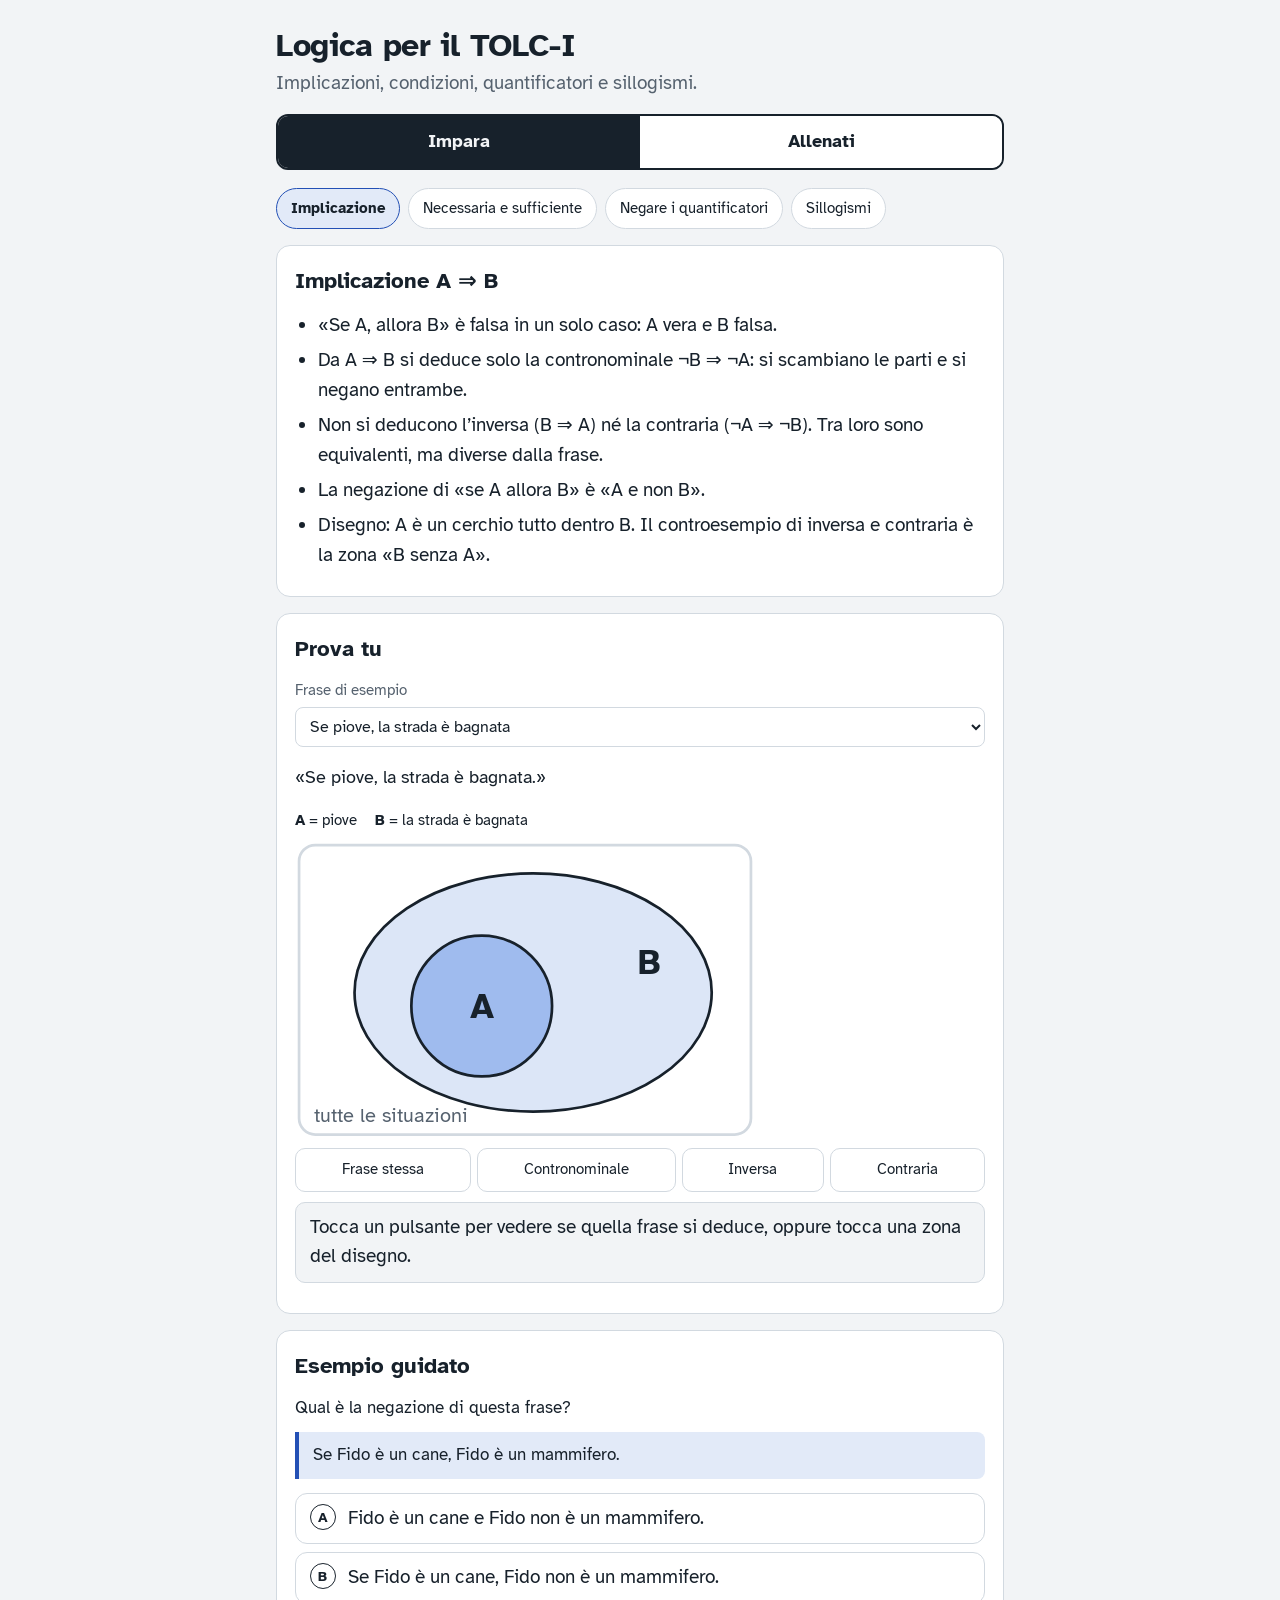
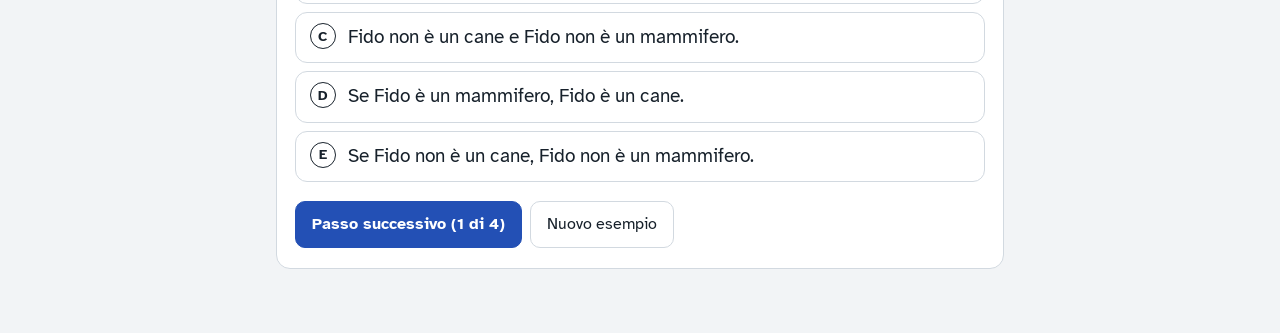
<file: moduli_esistenti/logica_INT-1.html>
<!DOCTYPE html>
<html lang="it">
<head>
<meta charset="utf-8">
<meta name="viewport" content="width=device-width, initial-scale=1, viewport-fit=cover">
<title>Logica per il TOLC-I</title>
<link rel="preconnect" href="https://fonts.googleapis.com">
<link rel="preconnect" href="https://fonts.gstatic.com" crossorigin>
<link href="https://fonts.googleapis.com/css2?family=Atkinson+Hyperlegible:ital,wght@0,400;0,700;1,400&display=swap" rel="stylesheet">
<style>
:root{--bg:#F2F4F6;--surface:#FFFFFF;--ink:#17212B;--muted:#56626F;--line:#D2D9E0;--accent:#2350B5;--accent-soft:#E2EAF8;
 --ok:#15704A;--ok-soft:#E1F1E8;--ko:#B3261E;--ko-soft:#FBE6E4;--mid:#8A5A00;--mid-soft:#FBF0D9;
 --setA:#9FBBEE;--setB:#DCE6F7;--full:#C3D5F5;--hbg:#ECEFF2;--hln:#A3ADB9;--hl:#F3C54F;
 box-sizing:border-box;padding-top:env(safe-area-inset-top,0px);padding-bottom:env(safe-area-inset-bottom,0px);color-scheme:light}
@media (prefers-color-scheme:dark){:root:not([data-theme="light"]){--bg:#11161C;--surface:#1A2129;--ink:#E7ECF1;--muted:#A2AEBB;--line:#334050;--accent:#93B2F4;--accent-soft:#22324E;
 --ok:#63C996;--ok-soft:#163223;--ko:#F2918A;--ko-soft:#3A1F1D;--mid:#E6B65C;--mid-soft:#3A2E14;
 --setA:#3E5F9E;--setB:#25344D;--full:#2F4B80;--hbg:#1F262E;--hln:#566270;--hl:#A8801C;color-scheme:dark}}
:root[data-theme="dark"]{--bg:#11161C;--surface:#1A2129;--ink:#E7ECF1;--muted:#A2AEBB;--line:#334050;--accent:#93B2F4;--accent-soft:#22324E;
 --ok:#63C996;--ok-soft:#163223;--ko:#F2918A;--ko-soft:#3A1F1D;--mid:#E6B65C;--mid-soft:#3A2E14;
 --setA:#3E5F9E;--setB:#25344D;--full:#2F4B80;--hbg:#1F262E;--hln:#566270;--hl:#A8801C;color-scheme:dark}
html{scroll-padding-top:env(safe-area-inset-top,0px)}
*,*::before,*::after{box-sizing:inherit}
body{margin:0;background:var(--bg);color:var(--ink);font-family:"Atkinson Hyperlegible",system-ui,-apple-system,"Segoe UI",Roboto,sans-serif;font-size:19px;line-height:1.55;-webkit-text-size-adjust:100%}
.wrap{max-width:760px;margin:0 auto;padding:20px 16px 48px}
header h1{font-size:2rem;line-height:1.15;margin:8px 0 4px;letter-spacing:-.01em}
header p{margin:0 0 16px;color:var(--muted)}
.modes{display:flex;gap:0;border:2px solid var(--ink);border-radius:12px;overflow:hidden;margin-bottom:18px}
.modetab{flex:1;font:inherit;font-weight:700;font-size:1.1rem;padding:12px;border:0;background:var(--surface);color:var(--ink);cursor:pointer}
.modetab[aria-selected="true"]{background:var(--ink);color:var(--bg)}
.topics{display:flex;flex-wrap:wrap;gap:8px;margin-bottom:16px}
.chip{font:inherit;font-size:.95rem;padding:8px 14px;border:1px solid var(--line);border-radius:999px;background:var(--surface);color:var(--ink);cursor:pointer}
.chip[aria-pressed="true"]{border-color:var(--accent);background:var(--accent-soft);font-weight:700}
.card{background:var(--surface);border:1px solid var(--line);border-radius:14px;padding:18px 18px 20px;margin-bottom:16px}
h2{font-size:1.4rem;margin:0 0 12px}
h3{font-size:1.15rem;margin:22px 0 8px}
.keys{margin:0;padding-left:1.2em}.keys li{margin:6px 0}
q{quotes:"«" "»"}
q.blockq{display:block;margin:10px 0 12px;padding:10px 14px;border-left:4px solid var(--accent);background:var(--accent-soft);border-radius:0 8px 8px 0;font-size:1.08rem}
q.blockq::before,q.blockq::after{content:none}
.big{font-size:1.1rem}
.small{font-size:.9rem;color:var(--muted)}
.sym{display:inline-block;font-weight:700;padding:0 6px;border-radius:6px;background:var(--accent-soft);white-space:nowrap}
.legend{display:flex;flex-wrap:wrap;gap:6px 18px;margin:6px 0;font-size:.95rem}
.field{display:block;margin:6px 0 10px;font-size:.95rem;color:var(--muted)}
.field.inline{display:inline-block;margin-left:8px}
select,input[type=number]{display:block;width:100%;max-width:100%;font:inherit;font-size:1rem;color:var(--ink);background:var(--surface);border:1px solid var(--line);border-radius:8px;padding:8px 10px;margin-top:4px}
.field.inline input{display:inline-block;width:5.5em}
.row2{display:grid;grid-template-columns:1fr 1fr;gap:12px}
.row2 select{margin-bottom:6px}
@media (max-width:560px){.row2{grid-template-columns:1fr}}
.btn{font:inherit;font-size:1rem;padding:10px 16px;border-radius:10px;border:1px solid var(--line);background:var(--surface);color:var(--ink);cursor:pointer}
.btn.primary{background:var(--accent);border-color:var(--accent);color:var(--surface);font-weight:700}
:root[data-theme="dark"] .btn.primary{color:#0F1620}
@media (prefers-color-scheme:dark){:root:not([data-theme="light"]) .btn.primary{color:#0F1620}}
.btn.big{font-size:1.1rem;padding:12px 20px;margin-top:14px}
.btn.small{font-size:.92rem;padding:7px 12px;margin:4px 0}
.btn:disabled{opacity:.5;cursor:default}
.btnrow{display:flex;flex-wrap:wrap;gap:8px;margin-top:12px}
.link{font:inherit;font-size:.92rem;background:none;border:0;color:var(--accent);text-decoration:underline;cursor:pointer;padding:2px 4px}
button:focus-visible,select:focus-visible,input:focus-visible,summary:focus-visible{outline:3px solid var(--accent);outline-offset:2px}
.seg{display:flex;flex-wrap:wrap;gap:6px;margin:10px 0}
.seg button{font:inherit;font-size:.95rem;flex:1 1 auto;padding:9px 12px;border:1px solid var(--line);border-radius:10px;background:var(--surface);color:var(--ink);cursor:pointer}
.seg button[aria-pressed="true"]{border-color:var(--accent);background:var(--accent-soft);font-weight:700}
.panel{border:1px solid var(--line);border-radius:10px;padding:10px 14px;margin:10px 0;background:var(--bg)}
.panel p{margin:6px 0}
.figwrap{margin:8px 0}.figwrap.narrow{max-width:420px}
svg.impl,svg.venn{width:100%;height:auto;display:block;max-width:460px}
svg.clickable{cursor:pointer}
.zU{fill:var(--surface);stroke:var(--line);stroke-width:2}
.zB{fill:var(--setB);stroke:var(--ink);stroke-width:2}
.zA{fill:var(--setA);stroke:var(--ink);stroke-width:2}
.zhl{fill:var(--hl)}
.zl{font:700 26px "Atkinson Hyperlegible",system-ui,sans-serif;fill:var(--ink);text-anchor:middle}
.zs{font:15px "Atkinson Hyperlegible",system-ui,sans-serif;fill:var(--muted)}
.zmark{fill:var(--ink);stroke:var(--surface);stroke-width:3}
.rfull{fill:var(--full)}.runk{fill:var(--surface)}.hbg{fill:var(--hbg)}.hln{stroke:var(--hln);stroke-width:2.5}
.rdot{fill:var(--ink)}
.rq{font:700 18px "Atkinson Hyperlegible",system-ui,sans-serif;fill:var(--muted);text-anchor:middle}
.vout{fill:none;stroke:var(--ink);stroke-width:2}
.vlab{font:700 22px "Atkinson Hyperlegible",system-ui,sans-serif;fill:var(--ink);text-anchor:middle}
.vleg{display:flex;flex-wrap:wrap;align-items:center;gap:4px 8px}
.sw{display:inline-block;width:18px;height:14px;border:1px solid var(--ink);border-radius:3px;vertical-align:middle}
.sw-full{background:var(--full)}.sw-unk{background:var(--surface)}
.sw-empty{background:repeating-linear-gradient(45deg,var(--hbg) 0 3px,var(--hln) 3px 5px)}
.badge{display:inline-block;font-size:.8rem;font-weight:700;padding:1px 8px;border-radius:999px;margin-right:6px;vertical-align:1px}
.b-ok{background:var(--ok-soft);color:var(--ok)}.b-ko{background:var(--ko-soft);color:var(--ko)}.b-mid{background:var(--mid-soft);color:var(--mid)}
.ok{color:var(--ok)}.ko{color:var(--ko)}
.vf{list-style:none;padding:0;margin:6px 0}.vf li{margin:6px 0}
.pairs{display:grid;gap:10px;margin-top:8px}.pair{border:1px solid var(--line);border-radius:10px;padding:6px 12px}
.pt{font-weight:700;margin:4px 0;font-size:.95rem}
.note{border-left:4px solid var(--mid);padding:6px 12px;background:var(--mid-soft);border-radius:0 8px 8px 0;font-size:.95rem}
.prem2{padding-left:1.4em;margin:10px 0}.prem2 li{margin:4px 0}
.stem{font-size:1.08rem}
.stem ol.roman{list-style:none;padding:0;margin:8px 0}.stem ol.roman li{margin:6px 0}
.stem ul.prem{margin:8px 0;padding-left:1.2em}.stem ul.prem li{margin:4px 0;font-weight:700}
.opts{list-style:none;padding:0;margin:14px 0}.opts li{margin:8px 0}
.opt{display:flex;gap:12px;align-items:flex-start;width:100%;text-align:left;font:inherit;font-size:1.05rem;padding:12px 14px;border:1px solid var(--line);border-radius:12px;background:var(--surface);color:var(--ink);cursor:pointer}
.opt:hover:not(:disabled){border-color:var(--accent)}
.opt:disabled{cursor:default}
.opt.is-ok,.opts.static li.is-ok{border-color:var(--ok);background:var(--ok-soft)}
.opt.is-ko{border-color:var(--ko);background:var(--ko-soft)}
.opts.static li{display:flex;gap:12px;padding:10px 14px;border:1px solid var(--line);border-radius:12px}
.lt{flex:0 0 auto;display:inline-grid;place-items:center;width:1.8em;height:1.8em;border-radius:50%;border:1.5px solid currentColor;font-weight:700;font-size:.9rem}
.steps{padding-left:1.4em}.steps li{margin:8px 0}
.rev{list-style:none;padding:0}.rev>li{border:1px solid var(--line);border-radius:12px;padding:10px 14px;margin:10px 0}
.rev>li.r-ok{border-color:var(--ok)}.rev>li.r-me.r-ko{border-color:var(--ko)}
.r-h{display:flex;gap:10px;align-items:flex-start;font-weight:700}
.r-tag{margin:4px 0;font-size:.88rem;color:var(--muted)}
.r-ok .r-tag{color:var(--ok)}.r-me.r-ko .r-tag{color:var(--ko)}
.rev p{margin:6px 0}
.err{background:var(--bg);border-radius:8px;padding:6px 10px}
.verdict{font-size:1.25rem;font-weight:700;padding:12px 14px;border-radius:12px;margin-top:6px}
.verdict.good{background:var(--ok-soft);color:var(--ok)}.verdict.bad{background:var(--ko-soft);color:var(--ko)}.verdict.blank{background:var(--mid-soft);color:var(--mid)}
.bar{display:flex;flex-wrap:wrap;gap:6px 18px;align-items:center;justify-content:space-between;background:var(--surface);border:1px solid var(--line);border-radius:12px;padding:10px 14px;margin-bottom:12px;position:sticky;top:env(safe-area-inset-top,0px);z-index:2}
#clock.low{color:var(--ko)}
.topic-tag{margin:0 0 6px;color:var(--muted);font-size:.92rem}
fieldset{border:1px solid var(--line);border-radius:10px;margin:0 0 12px;padding:8px 14px 12px}
legend{font-weight:700;padding:0 6px}
.check{display:flex;gap:10px;align-items:center;margin:8px 0;cursor:pointer}
.check input{width:22px;height:22px;accent-color:var(--accent)}
.fig{margin:14px 0;padding:0}.fig figcaption{font-size:.92rem;color:var(--muted);margin-top:6px}
.two{display:grid;grid-template-columns:1fr 1fr;gap:12px}
@media (max-width:520px){.two{grid-template-columns:1fr}}
.tt-wrap{overflow-x:auto;margin:8px 0}
.tt{border-collapse:collapse;font-size:.95rem}.tt th,.tt td{border:1px solid var(--line);padding:5px 10px;text-align:center}
.tt th{background:var(--bg)}
.score{font-size:1.4rem;margin:4px 0}.score b{font-size:2.4rem}
.hist{padding-left:1.4em}.hist li{margin:8px 0}
summary{cursor:pointer}
.revbox h3:first-child{margin-top:12px}
@media (max-width:480px){body{font-size:18px}header h1{font-size:1.6rem}.card{padding:14px}}
@media (prefers-reduced-motion:reduce){*{scroll-behavior:auto!important}}
</style>
</head>
<body>
<div class="wrap">
<header><h1>Logica per il TOLC-I</h1><p>Implicazioni, condizioni, quantificatori e sillogismi.</p>
<div class="modes" role="tablist"><button class="modetab" role="tab" data-mode="learn" aria-selected="true">Impara</button><button class="modetab" role="tab" data-mode="practice" aria-selected="false">Allenati</button></div></header>
<main id="main"></main>
</div>
<script>
"use strict";
/* ================= UTILITÀ ================= */
const rnd=n=>Math.floor(Math.random()*n);
const pick=a=>a[rnd(a.length)];
function shuffle(a){a=a.slice();for(let i=a.length-1;i>0;i--){const j=rnd(i+1);const t=a[i];a[i]=a[j];a[j]=t;}return a;}
const cap=s=>s.charAt(0).toUpperCase()+s.slice(1);
const low=s=>s.charAt(0).toLowerCase()+s.slice(1);
const OPT={patto:true};

/* ================= FRASI PER IMPLICAZIONE E CONDIZIONI =================
   Ogni coppia è un'implicazione A ⇒ B realistica. ce = esempio di "B vera, A falsa". */
function C(subj,vi,vc){const s=subj?subj+' ':'';return{i:s+vi,c:s+vc,ni:s+'non '+vi,nc:s+'non '+vc};}
const PAIRS=[
 {a:C('','piove','piova'),b:C('la strada','è bagnata','sia bagnata'),ce:'è passata l’autobotte: la strada è bagnata ma non piove'},
 {a:C('il triangolo','è equilatero','sia equilatero'),b:C('il triangolo','è isoscele','sia isoscele'),ce:'un triangolo con due soli lati uguali è isoscele ma non equilatero'},
 {a:C('il quadrilatero','è un quadrato','sia un quadrato'),b:C('il quadrilatero','è un rettangolo','sia un rettangolo'),ce:'un rettangolo con lati 3 e 5 non è un quadrato'},
 {a:C('Luca','vive a Bologna','viva a Bologna'),b:C('Luca','vive in Emilia-Romagna','viva in Emilia-Romagna'),ce:'Luca vive a Modena: in Emilia-Romagna, ma non a Bologna'},
 {a:C('Marco','è a Parigi','sia a Parigi'),b:C('Marco','è in Francia','sia in Francia'),ce:'Marco è a Lione: in Francia, ma non a Parigi'},
 {a:C('il numero','termina con 0','termini con 0'),b:C('il numero','è divisibile per 5','sia divisibile per 5'),ce:'il numero 15 è divisibile per 5 ma non termina con 0'},
 {a:C('il numero','è divisibile per 4','sia divisibile per 4'),b:C('il numero','è pari','sia pari'),ce:'il numero 6 è pari ma non è divisibile per 4'},
 {a:C('il numero','è multiplo di 9','sia multiplo di 9'),b:C('il numero','è multiplo di 3','sia multiplo di 3'),ce:'il numero 12 è multiplo di 3 ma non di 9'},
 {a:C('l’acqua','bolle','bolla'),b:C('l’acqua','è calda','sia calda'),ce:'l’acqua a 60 °C è calda ma non bolle'},
 {a:C('Sara','ha la patente B','abbia la patente B'),b:C('Sara','è maggiorenne','sia maggiorenne'),ce:'Sara ha 20 anni ma non ha mai preso la patente'},
 {a:C('Anna','vince la gara','vinca la gara'),b:C('Anna','partecipa alla gara','partecipi alla gara'),ce:'Anna partecipa alla gara ma arriva terza'},
 {a:C('Giulia','supera l’esame','superi l’esame'),b:C('Giulia','è iscritta all’esame','sia iscritta all’esame'),ce:'Giulia è iscritta all’esame ma non lo supera'},
 {a:C('il telefono','squilla','squilli'),b:C('il telefono','è acceso','sia acceso'),ce:'il telefono è acceso ma nessuno chiama'},
 {a:C('la lampadina','è accesa','sia accesa'),b:C('','c’è corrente','ci sia corrente'),ce:'c’è corrente ma l’interruttore è spento'},
 {a:C('il cantiere','è aperto','sia aperto'),b:C('il permesso di costruire','è stato rilasciato','sia stato rilasciato'),ce:'il permesso è stato rilasciato ma i lavori non sono ancora iniziati'},
 {a:C('la trave','è in acciaio','sia in acciaio'),b:C('la trave','è metallica','sia metallica'),ce:'una trave in alluminio è metallica ma non in acciaio'},
 {a:C('Fido','è un cane','sia un cane'),b:C('Fido','è un mammifero','sia un mammifero'),ce:'Fido è un gatto: un mammifero, ma non un cane'},
 {a:C('il frigorifero','funziona','funzioni'),b:C('il frigorifero','è collegato alla corrente','sia collegato alla corrente'),ce:'il frigorifero è collegato ma è guasto'},
 {a:C('il treno','parte','parta'),b:C('il macchinista','è a bordo','sia a bordo'),ce:'il macchinista è a bordo ma il treno è fermo per un guasto'},
 {a:C('Paolo','entra in palestra','entri in palestra'),b:C('Paolo','ha l’abbonamento','abbia l’abbonamento'),ce:'Paolo ha l’abbonamento ma oggi resta a casa'},
 {a:C('la piscina','è aperta','sia aperta'),b:C('il bagnino','è presente','sia presente'),ce:'il bagnino è presente per le pulizie, a piscina chiusa'},
 {a:C('Chiara','è nata a Napoli','sia nata a Napoli'),b:C('Chiara','è nata in Italia','sia nata in Italia'),ce:'Chiara è nata a Torino'},
 {a:C('la caldaia','è accesa','sia accesa'),b:C('il gas','arriva alla caldaia','arrivi alla caldaia'),ce:'il gas arriva ma la caldaia è spenta'},
 {a:C('Davide','guida l’auto','guidi l’auto'),b:C('Davide','ha le chiavi dell’auto','abbia le chiavi dell’auto'),ce:'Davide ha le chiavi ma oggi va a piedi'},
 {a:C('il cellulare','si carica','si carichi'),b:C('il caricabatterie','è collegato','sia collegato'),ce:'il caricabatterie è collegato ma la batteria è già piena'},
 {a:C('Tommaso','abita a Milano','abiti a Milano'),b:C('Tommaso','abita in Lombardia','abiti in Lombardia'),ce:'Tommaso abita a Bergamo'},
 {a:C('il negozio','accetta la carta','accetti la carta'),b:C('il negozio','ha il POS','abbia il POS'),ce:'il negozio ha il POS ma oggi è guasto'},
 {a:C('','è domenica','sia domenica'),b:C('la scuola','è chiusa','sia chiusa'),ce:'in un giorno di festa infrasettimanale la scuola è chiusa ma non è domenica'},
];

/* ================= LOGICA PROPOSIZIONALE (tavole di verità) ================= */
const WORLDS=[{A:true,B:true},{A:true,B:false},{A:false,B:true},{A:false,B:false}];
const L=(v,n=false)=>({v,n});
const imp=(x,y)=>({t:'imp',x,y}), iff=(x,y)=>({t:'iff',x,y}), and=(x,y)=>({t:'and',x,y});
const evL=(l,w)=>l.n?!w[l.v]:w[l.v];
function ev(f,w){const a=evL(f.x,w),b=evL(f.y,w);return f.t==='imp'?(!a||b):f.t==='iff'?(a===b):(a&&b);}
const tab=f=>WORLDS.map(w=>ev(f,w));
const sameTab=(f,g)=>{const a=tab(f),b=tab(g);return a.every((v,i)=>v===b[i]);};
const entails=(f,g)=>{const a=tab(f),b=tab(g);return a.every((v,i)=>!v||b[i]);};
const isNeg=(f,g)=>{const a=tab(f),b=tab(g);return a.every((v,i)=>v!==b[i]);};
const symL=l=>(l.n?'¬':'')+l.v;
const sym=f=>symL(f.x)+(f.t==='imp'?' ⇒ ':f.t==='iff'?' ⇔ ':' e ')+symL(f.y);
function clauseOf(p,l){const c=l.v==='A'?p.a:p.b;return l.n?{i:c.ni,c:c.nc}:{i:c.i,c:c.c};}
function fText(p,f){const x=clauseOf(p,f.x).i,y=clauseOf(p,f.y).i;
 if(f.t==='imp')return `Se ${x}, ${y}.`;
 if(f.t==='iff')return `${cap(x)} se e solo se ${y}.`;
 return `${cap(x)} e ${y}.`;}
const worldTxt=(p,w)=>`${w.A?p.a.i:p.a.ni} e ${w.B?p.b.i:p.b.ni}`;
const worldFull=(p,w)=>worldTxt(p,w)+(!w.A&&w.B?` (per esempio: ${p.ce})`:'');
const worldSym=w=>`A ${w.A?'vera':'falsa'} e B ${w.B?'vera':'falsa'}`;
const worldRegion=w=>w.A&&w.B?'in':(!w.A&&w.B?'ring':(!w.A&&!w.B?'out':null));
const VF=b=>b?'V':'F';
function truthTable(p,cols){
 let h='<div class="tt-wrap"><table class="tt"><thead><tr><th>A</th><th>B</th>'+cols.map(c=>`<th>${c.h}</th>`).join('')+'</tr></thead><tbody>';
 WORLDS.forEach(w=>{h+=`<tr><td>${VF(w.A)}</td><td>${VF(w.B)}</td>`+cols.map(c=>`<td>${VF(ev(c.f,w))}</td>`).join('')+'</tr>';});
 return h+`</tbody></table></div><p class="small">A = «${p.a.i}», B = «${p.b.i}». V = vera, F = falsa.</p>`;}
const BASE=imp(L('A'),L('B'));

const IMP_ST={
 frase:{name:'la frase stessa',f:imp(L('A'),L('B'))},
 contronominale:{name:'la contronominale',f:imp(L('B',true),L('A',true))},
 inversa:{name:'l’inversa',f:imp(L('B'),L('A'))},
 contraria:{name:'la contraria',f:imp(L('A',true),L('B',true))},
};

/* --- Implicazione 1: quali frasi si deducono --- */
function genImpDeduce(){
 const pi=rnd(PAIRS.length),p=PAIRS[pi],prem=BASE;
 const keys=shuffle(Object.keys(IMP_ST)),R4=['I','II','III','IV'],lab={};
 keys.forEach((k,i)=>lab[k]=R4[i]);
 const ded=keys.filter(k=>entails(prem,IMP_ST[k].f));
 const same=(a,b)=>a.length===b.length&&a.every(x=>b.includes(x));
 const setLabel=set=>{const r=set.map(k=>lab[k]).sort((a,b)=>R4.indexOf(a)-R4.indexOf(b));
  if(r.length===4)return 'Tutte e quattro: I, II, III e IV';
  if(r.length===1)return 'Solo '+r[0];
  return 'Solo '+r.slice(0,-1).join(', ')+' e '+r[r.length-1];};
 const CAND=[
  {set:['frase','inversa'],err:'Hai girato la freccia: da A ⇒ B hai preso anche B ⇒ A (errore detto «affermazione del conseguente»).'},
  {set:['frase','contraria'],err:'Hai negato le due parti senza scambiarle: è la contraria, che non segue (errore detto «negazione dell’antecedente»).'},
  {set:['frase','contronominale','inversa','contraria'],err:'Hai letto «se» come «se e solo se»: solo così varrebbero anche inversa e contraria.'},
  {set:['frase'],err:'Hai dimenticato la contronominale: dice la stessa cosa della frase, quindi segue sempre.'},
  {set:['frase','inversa','contraria'],err:'Hai scambiato i ruoli: inversa e contraria non seguono, la contronominale sì.'},
 ];
 const cw=g=>WORLDS.find(w=>ev(prem,w)&&!ev(g,w));
 const explain=set=>{const bad=set.filter(k=>!ded.includes(k)),miss=ded.filter(k=>!set.includes(k));const out=[];
  if(bad.length){const w=cw(IMP_ST[bad[0]].f);const nm=bad.map(k=>`${lab[k]} (${IMP_ST[k].name})`).join(' e ');
   out.push(`${nm} non ${bad.length>1?'seguono':'segue'}: nella situazione «${worldFull(p,w)}» la frase data è vera ma ${bad.length>1?'loro sono false':bad.map(k=>lab[k])[0]+' è falsa'}.`);}
  miss.forEach(k=>out.push(`Manca ${lab[k]} (${IMP_ST[k].name}), che è vera in tutte le situazioni permesse dalla frase.`));
  return out.join(' ');};
 const wrong=shuffle(CAND.filter(c=>!same(c.set,ded))).slice(0,4);
 const options=shuffle([{set:ded,err:null},...wrong]).map(c=>{
  const ok=same(c.set,ded);
  return{html:setLabel(c.set),correct:ok,why:ok?'Si deducono solo la frase stessa e la sua contronominale: nessuna situazione permessa dalla frase le rende false.':explain(c.set),err:ok?null:c.err};});
 const allowed=WORLDS.filter(w=>ev(prem,w));
 const ringNames=keys.filter(k=>{const w=cw(IMP_ST[k].f);return w&&worldRegion(w)==='ring';}).map(k=>`${lab[k]} (${IMP_ST[k].name})`);
 return{topic:'imp',key:'d'+pi+keys.join(''),
  stem:`È vera la frase:<q class="blockq">${fText(p,prem)}</q>Quali delle seguenti affermazioni si possono dedurre con certezza?<ol class="roman">${keys.map(k=>`<li><b>${lab[k]}.</b> ${fText(p,IMP_ST[k].f)}</li>`).join('')}</ol>`,
  options,
  steps:[
   `Dai un nome alle due parti: A = «${p.a.i}», B = «${p.b.i}». La frase è A ⇒ B.`,
   `Scrivi le quattro affermazioni in simboli: ${keys.map(k=>`${lab[k]} = ${sym(IMP_ST[k].f)} (${IMP_ST[k].name})`).join('; ')}.`,
   `A ⇒ B esclude una sola situazione: A vera e B falsa. Restano possibili: ${allowed.map(worldSym).join('; ')}.`,
   ...keys.map(k=>{const w=cw(IMP_ST[k].f);return w?`${lab[k]} è falsa quando ${worldSym(w)} (per esempio: ${p.ce}), situazione che la frase permette: non si deduce.`:`${lab[k]} è vera in tutte le situazioni rimaste: si deduce.`;}),
   `Risposta: ${setLabel(ded)}.`],
  fig:{type:'impl',pair:pi,hl:['ring'],caption:`Zona evidenziata: B senza A («${worldTxt(p,{A:false,B:true})}»). È il controesempio di ${ringNames.join(' e ')}. La zona «A fuori da B» non esiste: per questo frase e contronominale non hanno controesempi.`}};
}

/* --- Implicazione 2: dato un fatto, cosa si conclude --- */
function genImpFact(){
 const pi=rnd(PAIRS.length),p=PAIRS[pi],prem=BASE;
 const fact=pick([L('A'),L('A',true),L('B'),L('B',true)]);
 const other=fact.v==='A'?'B':'A',O=other==='A'?p.a:p.b;
 const ws=WORLDS.filter(w=>ev(prem,w)&&evL(fact,w));
 const vals=[...new Set(ws.map(w=>w[other]))];
 const factTxt=clauseOf(p,fact).i;
 const fk=(fact.n?'n':'')+fact.v;
 const label=(k)=>{
  if(fk==='B'&&k==='T')return 'Affermazione del conseguente: B può essere vera anche senza A.';
  if(fk==='nA'&&k==='F')return 'Negazione dell’antecedente: anche senza A, B può accadere.';
  if(fk==='nB'&&(k==='U'||k==='T'))return 'Non hai usato la contronominale: se B è falsa, A non può essere vera.';
  if(fk==='A'&&(k==='U'||k==='F'))return 'Non hai applicato la frase: se A è vera, B segue per forza.';
  return null;};
 const valTxt=v=>v?O.i:O.ni;
 const mk=(k,html,correct)=>{let why;
  if(k==='X'){why=correct?'I dati sono incompatibili.':`La frase è data per vera e il fatto non la contraddice: la situazione «${worldTxt(p,ws[0])}» rispetta entrambi.`;}
  else if(k==='U'){why=correct?`Con il fatto dato restano possibili sia «${worldTxt(p,ws[0])}» sia «${worldTxt(p,ws[1])}».`:`Si può stabilire: l’unica situazione compatibile è «${worldTxt(p,ws[0])}».`;}
  else{const v=k==='T';
   if(correct)why=`In ogni situazione compatibile (${ws.map(w=>'«'+worldTxt(p,w)+'»').join(', ')}) risulta «${valTxt(v)}».`;
   else if(vals.length===2)why=`Non è certo: sono possibili sia «${worldFull(p,ws.find(w=>w[other]===v))}» sia «${worldFull(p,ws.find(w=>w[other]!==v))}».`;
   else why=`È impossibile: se la frase è vera e ${factTxt}, allora per forza ${valTxt(vals[0])}.`;}
  return{html,correct,why,err:correct?null:label(k)};};
 const options=shuffle([
  mk('T',cap(O.i)+'.',vals.length===1&&vals[0]===true),
  mk('F',cap(O.ni)+'.',vals.length===1&&vals[0]===false),
  mk('U',`Non si può stabilire se ${O.i}.`,vals.length===2),
  mk('X',`In questo caso la frase «${fText(p,prem).slice(0,-1)}» è falsa.`,ws.length===0)]);
 const regs=ws.map(worldRegion);
 const rule={A:'È la frase applicata direttamente: A vera ⇒ B vera.',nB:'È la contronominale: B falsa ⇒ A falsa.',B:'La frase non dice nulla su A quando B è vera.',nA:'La frase non dice nulla su B quando A è falsa.'}[fk];
 return{topic:'imp',key:'f'+pi+fk,
  stem:`È vera la frase:<q class="blockq">${fText(p,prem)}</q>Sappiamo inoltre che ${factTxt}. Che cosa si può concludere con certezza?`,
  options,
  steps:[`A = «${p.a.i}», B = «${p.b.i}». La frase è A ⇒ B: esclude solo «A vera e B falsa».`,
   `Il fatto «${factTxt}» lascia possibili: ${ws.map(worldSym).join('; ')}.`,
   vals.length===1?`In tutte risulta «${valTxt(vals[0])}». ${rule}`:`Può essere sia «${O.i}» sia «${O.ni}». ${rule}`,
   `Risposta: ${options.find(o=>o.correct).html}`],
  fig:{type:'impl',pair:pi,hl:regs,caption:`Zone compatibili con il fatto «${factTxt}» (evidenziate).`}};
}

/* --- Implicazione 3: negazione --- */
function genImpNeg(){
 const pi=rnd(PAIRS.length),p=PAIRS[pi],prem=BASE;
 const pool=[
  {f:and(L('A'),L('B',true)),err:null},
  {f:imp(L('A'),L('B',true)),err:'Hai negato solo la seconda parte tenendo il «se»: la negazione di un «se… allora» non è un altro «se… allora».'},
  {f:imp(L('A',true),L('B',true)),err:'È la contraria, non la negazione.'},
  {f:and(L('A',true),L('B',true)),err:'Hai negato entrambe le parti: la frase è falsa solo quando A accade e B no.'},
  {f:imp(L('B'),L('A')),err:'È l’inversa, non la negazione.'},
  {f:and(L('A'),L('B')),err:'Questa situazione rende vera la frase, non falsa.'}];
 const good=pool.filter(o=>isNeg(prem,o.f)),bad=shuffle(pool.filter(o=>!isNeg(prem,o.f))).slice(0,4);
 const options=shuffle([good[0],...bad]).map(o=>{const ok=isNeg(prem,o.f);let why;
  if(ok)why='Ha sempre il valore opposto alla frase: è falsa quando la frase è vera e vera quando la frase è falsa.';
  else{const w=WORLDS.find(w=>ev(prem,w)===ev(o.f,w));why=`Nella situazione «${worldFull(p,w)}» la frase data e questa sono entrambe ${ev(prem,w)?'vere':'false'}: una negazione deve avere sempre il valore opposto.`;}
  return{html:fText(p,o.f),correct:ok,why,err:ok?null:o.err,sym:sym(o.f)};});
 return{topic:'imp',key:'n'+pi,
  stem:`Qual è la negazione di questa frase?<q class="blockq">${fText(p,prem)}</q>`,options,
  steps:[`A = «${p.a.i}», B = «${p.b.i}». La frase è A ⇒ B.`,
   `A ⇒ B è falsa in un solo caso: A vera e B falsa.`,
   `Quindi la negazione è «A e non B»: <q>${fText(p,good[0].f)}</q>`,
   `Controllo con la tavola di verità: la colonna della negazione è l’opposto di quella di A ⇒ B.`+truthTable(p,[{h:'A ⇒ B',f:prem},{h:'A e ¬B',f:good[0].f}])]};
}

/* --- Implicazione 4: frase equivalente --- */
function genImpEq(){
 const pi=rnd(PAIRS.length),p=PAIRS[pi],prem=BASE;
 const pool=[
  {f:imp(L('B',true),L('A',true)),err:null},
  {f:imp(L('B'),L('A')),err:'È l’inversa: hai girato la freccia.'},
  {f:imp(L('A',true),L('B',true)),err:'È la contraria: hai negato le parti senza scambiarle.'},
  {f:imp(L('A'),L('B',true)),err:'Una negazione di troppo: cambia completamente il significato.'},
  {f:iff(L('A'),L('B')),err:'Aggiunge il verso opposto (B ⇒ A): dice più della frase data.'},
  {f:and(L('A'),L('B')),err:'Afferma che A e B accadono davvero; la frase dice solo cosa succede «se» A.'}];
 const good=pool.filter(o=>sameTab(prem,o.f)),bad=shuffle(pool.filter(o=>!sameTab(prem,o.f))).slice(0,4);
 const options=shuffle([good[0],...bad]).map(o=>{const ok=sameTab(prem,o.f);let why;
  if(ok)why='È la contronominale: è vera e falsa esattamente nelle stesse situazioni della frase.';
  else{const w=WORLDS.find(w=>ev(prem,w)!==ev(o.f,w));why=`Nella situazione «${worldFull(p,w)}» la frase data è ${ev(prem,w)?'vera':'falsa'}, questa invece è ${ev(o.f,w)?'vera':'falsa'}.`;}
  return{html:fText(p,o.f),correct:ok,why,err:ok?null:o.err};});
 return{topic:'imp',key:'e'+pi,
  stem:`Quale frase ha lo stesso significato di questa?<q class="blockq">${fText(p,prem)}</q>`,options,
  steps:[`A = «${p.a.i}», B = «${p.b.i}». La frase è A ⇒ B.`,
   `L’unica riscrittura con «se… allora» equivalente è la contronominale: ¬B ⇒ ¬A (si scambiano le parti e si negano entrambe).`,
   `Controllo con la tavola di verità: le due colonne coincidono.`+truthTable(p,[{h:'A ⇒ B',f:prem},{h:'¬B ⇒ ¬A',f:good[0].f},{h:'B ⇒ A',f:imp(L('B'),L('A'))}]),
   `Risposta: <q>${fText(p,good[0].f)}</q>`]};
}

/* ================= CONDIZIONE NECESSARIA E SUFFICIENTE ================= */
const TPL=[
 {id:'se',k:'imp',lab:'Se A, B',r:(X,Y)=>`Se ${X.i}, ${Y.i}.`,hint:(X,Y)=>`«Se X, Y» significa X ⇒ Y.`},
 {id:'solose',k:'imp',lab:'A solo se B',r:(X,Y)=>`${cap(X.i)} solo se ${Y.i}.`,hint:()=>`«X solo se Y»: X può accadere soltanto quando c’è Y, quindi X ⇒ Y (Y è necessaria).`},
 {id:'sedopo',k:'imp',lab:'B se A',r:(X,Y)=>`${cap(Y.i)} se ${X.i}.`,hint:()=>`«Y se X» è un «se» messo in fondo: X ⇒ Y.`},
 {id:'basta',k:'imp',lab:'Basta che A perché B',r:(X,Y)=>`Basta che ${X.c} perché ${Y.c}.`,hint:()=>`«Basta che X perché Y»: X da sola garantisce Y, quindi X ⇒ Y (X è sufficiente).`},
 {id:'suff',k:'imp',lab:'È sufficiente che A perché B',r:(X,Y)=>`È sufficiente che ${X.c} perché ${Y.c}.`,hint:()=>`«È sufficiente che X perché Y»: X ⇒ Y (X è sufficiente).`},
 {id:'nec',k:'imp',lab:'Condizione necessaria perché A è che B',r:(X,Y)=>`Condizione necessaria perché ${X.c} è che ${Y.c}.`,hint:()=>`«Condizione necessaria perché X è che Y»: senza Y niente X, quindi X ⇒ Y.`},
 {id:'ogni',k:'imp',lab:'Ogni volta che A, B',r:(X,Y)=>`Ogni volta che ${X.i}, ${Y.i}.`,hint:()=>`«Ogni volta che X, Y»: X ⇒ Y.`},
 {id:'patto',k:'imp',lab:'A, a patto che B',patto:true,r:(X,Y)=>`${cap(X.i)}, a patto che ${Y.c}.`,hint:()=>`«X, a patto che Y» vale come «X solo se Y»: X ⇒ Y (Y è necessaria).`},
 {id:'sse',k:'iff',lab:'A se e solo se B',r:(X,Y)=>`${cap(X.i)} se e solo se ${Y.i}.`,hint:()=>`«X se e solo se Y» vale nei due versi: X ⇔ Y.`},
];
function inst(p,t,x,y){return{t,x,y,f:{t:t.k,x,y},txt:t.r(clauseOf(p,x),clauseOf(p,y))};}
function hintFor(p,t,x,y){return t.hint()+` Qui X = «${clauseOf(p,x).i}», Y = «${clauseOf(p,y).i}».`;}
function relLabel(f){
 if(sameTab(f,BASE))return 'equiv';
 if(sameTab(f,imp(L('B'),L('A'))))return 'inv';
 if(sameTab(f,iff(L('A'),L('B'))))return 'iff';
 if(sameTab(f,imp(L('A'),L('B',true))))return 'sign';
 return 'other';}
const REL_ERR={inv:'Significa B ⇒ A: hai girato il verso della condizione (inversa e contraria dicono questo).',iff:'Significa A ⇔ B: aggiunge anche il verso opposto, che la frase non garantisce.',sign:'Significa A ⇒ ¬B: c’è una negazione sbagliata.',other:'Ha un significato diverso.'};
const usableT=()=>TPL.filter(t=>OPT.patto||!t.patto);

/* --- CNS 1: chi è necessaria / sufficiente --- */
const STMT_K={suff:'condizione sufficiente per',nec:'condizione necessaria per',ns:'condizione necessaria e sufficiente per'};
function stmtF(k,X,Y){return k==='suff'?imp(X,Y):k==='nec'?imp(Y,X):iff(X,Y);}
function genCnsCond(){
 const pi=rnd(PAIRS.length),p=PAIRS[pi];
 const t=pick(usableT().filter(t=>t.k==='imp'));
 const s=inst(p,t,L('A'),L('B')),stem=s.f;
 const all=[];
 ['suff','nec','ns'].forEach(k=>[[L('A'),L('B')],[L('B'),L('A')]].forEach(([X,Y])=>{
  all.push({k,X,Y,f:stmtF(k,X,Y),html:`«${cap(clauseOf(p,X).i)}» è ${STMT_K[k]} «${clauseOf(p,Y).i}».`});}));
 const good=all.filter(o=>entails(stem,o.f)),badAll=all.filter(o=>!entails(stem,o.f));
 const nsPick=pick(badAll.filter(o=>o.k==='ns'));
 const bad=[...badAll.filter(o=>o.k!=='ns'),nsPick];
 const errOf=o=>o.k==='ns'?'La frase dà un solo verso: «necessaria e sufficiente» richiederebbe anche il viceversa.':(o.k==='nec'&&o.X.v==='A')?'Hai scambiato «necessaria» e «sufficiente».':(o.k==='suff'&&o.X.v==='B')?'Hai invertito i ruoli: la condizione sufficiente è la A, non la B.':(o.k==='nec'&&o.X.v==='B')?null:null;
 const options=shuffle([pick(good),...bad]).map(o=>{const ok=entails(stem,o.f);let why;
  if(ok)why=`Segue da A ⇒ B: ${o.k==='suff'?'la A garantisce la B':'senza la B non può esserci la A'}.`;
  else{const w=WORLDS.find(w=>ev(stem,w)&&!ev(o.f,w));why=`La frase permette la situazione «${worldFull(p,w)}», in cui questa affermazione non regge.`;}
  return{html:o.html,correct:ok,why,err:ok?null:errOf(o)};});
 return{topic:'cns',key:'c'+pi+t.id,
  stem:`Considera la frase:<q class="blockq">${s.txt}</q>Quale delle seguenti affermazioni è corretta?`,options,
  steps:[`Riconosci la struttura. ${hintFor(p,t,L('A'),L('B'))}`,
   `Quindi A ⇒ B con A = «${p.a.i}» e B = «${p.b.i}».`,
   `In A ⇒ B: A è condizione sufficiente per B; B è condizione necessaria per A. Nient’altro è garantito.`,
   `Risposta: ${options.find(o=>o.correct).html}`],
  fig:{type:'impl',pair:pi,hl:[],caption:'Il cerchio piccolo (A) è la condizione sufficiente, quello grande (B) la necessaria.'}};
}

/* --- CNS 2: frase con lo stesso significato --- */
function genCnsEq(){
 const pi=rnd(PAIRS.length),p=PAIRS[pi],T=usableT();
 const st=pick(T.filter(t=>t.k==='imp'));
 const s=inst(p,st,L('A'),L('B'));
 const A=L('A'),B=L('B'),nA=L('A',true),nB=L('B',true),se=T.find(t=>t.id==='se'),sse=T.find(t=>t.id==='sse');
 const eqPool=[...T.filter(t=>t.k==='imp'&&t.id!==st.id).map(t=>inst(p,t,A,B)),inst(p,se,nB,nA)];
 const invPool=[...T.filter(t=>t.k==='imp').map(t=>inst(p,t,B,A)),inst(p,se,nA,nB)];
 const extra=shuffle([inst(p,sse,A,B),inst(p,se,A,nB)]);
 const correct=pick(eqPool);
 const chosen=[];const used=new Set([s.txt,correct.txt]);
 const add=o=>{if(!used.has(o.txt)&&!sameTab(o.f,s.f)&&chosen.length<4){chosen.push(o);used.add(o.txt);}};
 add(extra[0]); if(Math.random()<.5)add(extra[1]);
 shuffle(invPool).forEach(add);
 const options=shuffle([correct,...chosen]).map(o=>{const ok=sameTab(o.f,s.f);let why;
  if(ok)why=`Significa ${sym(o.f)}, che equivale ad A ⇒ B: stesse situazioni vere e false.`;
  else{const w=WORLDS.find(w=>ev(s.f,w)!==ev(o.f,w));why=`Significa ${sym(o.f)}. Nella situazione «${worldFull(p,w)}» la frase data è ${ev(s.f,w)?'vera':'falsa'}, questa invece è ${ev(o.f,w)?'vera':'falsa'}.`;}
  return{html:o.txt,correct:ok,why,err:ok?null:REL_ERR[relLabel(o.f)]};});
 return{topic:'cns',key:'q'+pi+st.id,
  stem:`Quale frase ha lo stesso significato di questa?<q class="blockq">${s.txt}</q>`,options,
  steps:[`Traduci la frase data. ${hintFor(p,st,A,B)}`,`Quindi A ⇒ B con A = «${p.a.i}», B = «${p.b.i}».`,
   `Traduci ogni risposta allo stesso modo e cerca quella che dà ancora A ⇒ B (oppure la sua contronominale ¬B ⇒ ¬A).`,
   ...options.map((o,i)=>`${'ABCDE'[i]}: ${o.why.split('.')[0]}.`),
   `Risposta: <q>${correct.txt}</q>`]};
}

/* ================= QUANTIFICATORI ================= */
function N(s,p,art,un){return{s,p,art,un,nes:un==='uno'?'nessuno':'nessun'};}
const QNOUNS=[N('partecipante al corso','partecipanti al corso','i','un'),N('inquilino del palazzo','inquilini del palazzo','gli','un'),N('dipendente dell’ufficio','dipendenti dell’ufficio','i','un'),N('alunno della classe','alunni della classe','gli','un'),N('cliente del bar','clienti del bar','i','un'),N('giocatore della squadra','giocatori della squadra','i','un'),N('passeggero del treno','passeggeri del treno','i','un'),N('iscritto alla palestra','iscritti alla palestra','gli','un'),N('collega di Marco','colleghi di Marco','i','un'),N('amico di Giulia','amici di Giulia','gli','un'),N('socio del circolo','soci del circolo','i','un'),N('turista del gruppo','turisti del gruppo','i','un'),N('ospite dell’albergo','ospiti dell’albergo','gli','un'),N('abitante del paese','abitanti del paese','gli','un'),N('studente del corso','studenti del corso','gli','uno'),N('candidato al concorso','candidati al concorso','i','un'),N('operaio del cantiere','operai del cantiere','gli','un'),N('vicino di casa di Anna','vicini di casa di Anna','i','un'),N('cugino di Paolo','cugini di Paolo','i','un'),N('corridore della gara','corridori della gara','i','un')];
const VERBS=[['parla inglese','parlano inglese'],['ha pagato la quota','hanno pagato la quota'],['abita in centro','abitano in centro'],['beve il caffè','bevono il caffè'],['usa la bicicletta','usano la bicicletta'],['ha letto il regolamento','hanno letto il regolamento'],['si alza prima delle 7','si alzano prima delle 7'],['ha superato l’esame','hanno superato l’esame'],['porta gli occhiali','portano gli occhiali'],['gioca a calcetto','giocano a calcetto'],['ha un cane','hanno un cane'],['è arrivato in orario','sono arrivati in orario'],['mangia in mensa','mangiano in mensa'],['ha consegnato il compito','hanno consegnato il compito'],['ha il motorino','hanno il motorino'],['va in vacanza al mare','vanno in vacanza al mare'],['sa nuotare','sanno nuotare'],['fa colazione al bar','fanno colazione al bar'],['ha votato','hanno votato'],['suona uno strumento','suonano uno strumento']];
/* modelli: x = esiste un S che è P, y = esiste un S che non è P */
const QM=[{x:true,y:false},{x:false,y:true},{x:true,y:true},{x:false,y:false}];
const QF={A:m=>!m.y,E:m=>!m.x,I:m=>m.x,O:m=>m.y};
const QNAME={A:'«tutti … sono»',E:'«nessuno … è»',I:'«qualche (almeno uno) … è»',O:'«qualche (almeno uno) … non è»'};
const qTab=fn=>QM.map(fn);
const tabEq=(a,b)=>a.every((v,i)=>v===b[i]);
function qPhr(f,n,v){switch(f){
 case 'A':return[`Tutti ${n.art} ${n.p} ${v[1]}`,`Ogni ${n.s} ${v[0]}`];
 case 'E':return[`${cap(n.nes)} ${n.s} ${v[0]}`];
 case 'I':return[`Qualche ${n.s} ${v[0]}`,`Almeno ${n.un} ${n.s} ${v[0]}`];
 case 'O':return[`Qualche ${n.s} non ${v[0]}`,`Almeno ${n.un} ${n.s} non ${v[0]}`,`Non tutti ${n.art} ${n.p} ${v[1]}`];}}
const formOfTab=t=>Object.keys(QF).find(k=>tabEq(qTab(QF[k]),t));
function qModelTxt(m,n,v){
 if(m.x&&!m.y)return `tutti ${n.art} ${n.p} ${v[1]}`;
 if(!m.x&&m.y)return `nessun${n.un==='uno'?'o':''} ${n.s} ${v[0]}`;
 if(m.x&&m.y)return `alcuni ${n.p} ${v[1]} e altri no`;
 return `non c’è nessun ${n.s}`;}
const QREL=(o,f)=>{if(o===f)return 'Ripete la frase data con altre parole: non la nega.';
 const s=[o,f].sort().join('');
 if(s==='AE')return 'È il contrario, non la negazione: è troppo forte. Per smentire «tutti» basta un solo controesempio; «nessuno» e «tutti» possono essere false insieme.';
 if(s==='IO')return 'Hai negato solo il verbo lasciando «qualche»: «qualche è» e «qualche non è» possono essere vere insieme.';
 return 'Hai cambiato solo la quantità (tutti/qualche) o solo il verbo: per negare servono entrambe le cose.';};
function genQuant(){
 const ni=rnd(QNOUNS.length),vi=rnd(VERBS.length),n=QNOUNS[ni],v=VERBS[vi];
 const of=pick(['A','A','E','I','O']);const ophr=qPhr(of,n,v),oi=rnd(ophr.length),orig=ophr[oi];
 const oTab=qTab(QF[of]),negTab=oTab.map(b=>!b);
 const base=[];['A','E','I','O'].forEach(f=>qPhr(f,n,v).forEach(t=>base.push({txt:t,tab:qTab(QF[f]),form:f,pre:false})));
 const correct=pick(base.filter(o=>tabEq(o.tab,negTab)));
 const cands=shuffle(base.filter(o=>o.txt!==orig&&!tabEq(o.tab,negTab)));
 const pre=shuffle(base.filter(o=>o.form!==of&&!o.txt.startsWith('Non')).map(o=>({txt:`Non è vero che ${low(o.txt)}`,tab:o.tab.map(b=>!b),form:formOfTab(o.tab.map(b=>!b)),pre:true,inner:o})));
 const chosen=[],seenTab=new Set();
 cands.forEach(o=>{const k=o.tab.join();if(!seenTab.has(k)&&chosen.length<3){chosen.push(o);seenTab.add(k);}});
 for(const o of pre){if(chosen.length>=4)break;if(!tabEq(o.tab,negTab))chosen.push(o);}
 for(const o of cands){if(chosen.length>=4)break;if(!chosen.includes(o))chosen.push(o);}
 const options=shuffle([correct,...chosen]).map(o=>{const ok=tabEq(o.tab,negTab);let why,err=null;
  if(ok)why=`È vera esattamente quando la frase data è falsa. Regola: la negazione di ${QNAME[of]} è ${QNAME[o.form]}.`;
  else{const m=QM.filter(m=>m.x||m.y).find(m=>QF[of](m)===QF[o.form](m));
   why=(o.pre?`«Non è vero che ${low(o.inner.txt)}» equivale a «${qPhr(o.form,n,v)[0]}». `:'')+`Se ${qModelTxt(m,n,v)}, la frase data e questa sono entrambe ${QF[of](m)?'vere':'false'}: una negazione deve avere sempre il valore opposto.`;
   err=QREL(o.form,of);}
  return{html:o.txt+'.',correct:ok,why,err};});
 return{topic:'quant',key:'q'+ni+'-'+vi+of,
  stem:`Qual è la negazione di questa frase?<q class="blockq">${orig}.</q>`,options,
  steps:[`La frase è del tipo ${QNAME[of]}.`,
   `Regola: tutti ⟷ almeno uno non; nessuno ⟷ almeno uno. Negare significa smentire: basta un caso che va contro.`,
   `La frase data è falsa esattamente quando: ${low(correct.txt)}.`,
   `Risposta: <q>${correct.txt}.</q>`],
  fig:{type:'quant',noun:ni,verb:vi,caption:'Prova a cliccare sulle zone per vedere quando ciascuna frase è vera.'}};
}

/* ================= SILLOGISMI (insiemi S, M, P: bit 1, 2, 4) ================= */
const SNOUNS=[N('studente','studenti','gli','uno'),N('ciclista','ciclisti','i','un'),N('musicista','musicisti','i','un'),N('vegetariano','vegetariani','i','un'),N('pendolare','pendolari','i','un'),N('nuotatore','nuotatori','i','un'),N('fotografo','fotografi','i','un'),N('cuoco','cuochi','i','un'),N('pianista','pianisti','i','un'),N('scacchista','scacchisti','gli','uno'),N('escursionista','escursionisti','gli','un'),N('sciatore','sciatori','gli','uno'),N('ballerino','ballerini','i','un'),N('programmatore','programmatori','i','un'),N('pittore','pittori','i','un'),N('giardiniere','giardinieri','i','un'),N('volontario','volontari','i','un'),N('collezionista','collezionisti','i','un'),N('alpinista','alpinisti','gli','un'),N('tennista','tennisti','i','un'),N('chitarrista','chitarristi','i','un'),N('automobilista','automobilisti','gli','un'),N('geometra','geometri','i','un'),N('ingegnere','ingegneri','gli','un'),N('violinista','violinisti','i','un'),N('podista','podisti','i','un'),N('velista','velisti','i','un'),N('fumatore','fumatori','i','un'),N('lettore di gialli','lettori di gialli','i','un'),N('giocatore di basket','giocatori di basket','i','un'),N('tifoso di calcio','tifosi di calcio','i','un'),N('architetto','architetti','gli','un')];
const CTX=['In un condominio','In una palestra','In una classe','In un ufficio','In un circolo sportivo','In un paese di montagna','In un gruppo di amici','In una squadra di lavoro'];
const SX=1,MX=2,PX=4,REG=[1,2,3,4,5,6,7],LET={1:'S',2:'M',4:'P'};
const has=(m,r)=>(m>>(r-1))&1;
function sat(q,X,Y,m){switch(q){
 case 'A':return REG.every(r=>!(r&X&&!(r&Y))||!has(m,r));
 case 'E':return REG.every(r=>!(r&X&&r&Y)||!has(m,r));
 case 'I':return REG.some(r=>r&X&&r&Y&&has(m,r));
 case 'O':return REG.some(r=>r&X&&!(r&Y)&&has(m,r));}}
const nonEmpty=(t,m)=>REG.some(r=>(r&t)&&has(m,r));
function modelsOf(prems,impo){const out=[];for(let m=0;m<128;m++){
 if(impo&&!(nonEmpty(SX,m)&&nonEmpty(MX,m)&&nonEmpty(PX,m)))continue;
 if(prems.every(p=>sat(p.q,p.X,p.Y,m)))out.push(m);}return out;}
const pop=m=>{let c=0;while(m){c+=m&1;m>>=1;}return c;};
function sTxt(q,X,Y){switch(q){
 case 'A':return `Tutti ${X.art} ${X.p} sono ${Y.p}`;
 case 'E':return `${cap(X.nes)} ${X.s} è ${Y.un} ${Y.s}`;
 case 'I':return `Qualche ${X.s} è ${Y.un} ${Y.s}`;
 case 'O':return `Qualche ${X.s} non è ${Y.un} ${Y.s}`;}}
const sSym=(q,X,Y)=>({A:`Tutti ${LET[X]} sono ${LET[Y]}`,E:`Nessun ${LET[X]} è ${LET[Y]}`,I:`Qualche ${LET[X]} è ${LET[Y]}`,O:`Qualche ${LET[X]} non è ${LET[Y]}`})[q];
const effect=(q,X,Y)=>({A:`la parte di ${LET[X]} fuori da ${LET[Y]} è vuota (tratteggio)`,E:`la parte comune a ${LET[X]} e ${LET[Y]} è vuota (tratteggio)`,I:`nella parte comune a ${LET[X]} e ${LET[Y]} c’è almeno qualcuno (●)`,O:`nella parte di ${LET[X]} fuori da ${LET[Y]} c’è almeno qualcuno (●)`})[q];
const dist=(p,t)=>p.q==='A'?p.X===t:p.q==='E'?(p.X===t||p.Y===t):p.q==='O'?p.Y===t:false;
function sillRules(prems){const r=[];
 if(prems.every(p=>p.q==='I'||p.q==='O'))r.push('Due premesse con «qualche»: non si conclude mai nulla di certo.');
 if(prems.every(p=>p.q==='E'||p.q==='O'))r.push('Due premesse negative: non si conclude nulla.');
 if(!prems.some(p=>dist(p,MX)))r.push('Il termine medio M non è mai preso «tutto intero» (come in «tutti gli M…», «nessun M…» o «… non è un M»): le premesse non collegano davvero S e P.');
 return r;}
function summaryStates(ms){const st={};REG.forEach(r=>{const a=ms.every(m=>has(m,r)),b=ms.every(m=>!has(m,r));st[r]=a?'full':b?'empty':'unk';});return st;}
function modelStates(m){const st={};REG.forEach(r=>st[r]=has(m,r)?'full':'empty');return st;}
function bestModel(ms,pred){const c=ms.filter(pred);if(!c.length)return null;const mn=Math.min(...c.map(pop));return pick(c.filter(m=>pop(m)===mn));}
function sillAnalyze(prems){
 const msI=modelsOf(prems,true),ms0=modelsOf(prems,false);
 const concl=[];
 ['A','E','I','O'].forEach(q=>[[SX,PX],[PX,SX]].forEach(([X,Y])=>{
  const s=m=>sat(q,X,Y,m);
  concl.push({q,X,Y,certI:msI.length>0&&msI.every(s),cert0:ms0.every(s),possI:msI.some(s)});}));
 return{msI,ms0,concl};}
function genSill(){
 for(let tries=0;tries<500;tries++){
  const wantValid=Math.random()<0.6;
  const p1=Math.random()<.5?{q:pick('AEIO'),X:SX,Y:MX}:{q:pick('AEIO'),X:MX,Y:SX};
  const p2=Math.random()<.5?{q:pick('AEIO'),X:MX,Y:PX}:{q:pick('AEIO'),X:PX,Y:MX};
  const prems=[p1,p2];
  const {msI,concl}=sillAnalyze(prems);
  if(!msI.length)continue;
  const valid=concl.filter(c=>c.cert0);
  const amb=concl.filter(c=>c.certI&&!c.cert0);
  const cand=concl.filter(c=>!c.certI);
  if(wantValid&&!valid.length)continue;
  if(!wantValid&&(valid.length||amb.length))continue;
  const need=valid.length?3:4;
  const poss=shuffle(cand.filter(c=>c.possI)),imposs=shuffle(cand.filter(c=>!c.possI));
  const dis=[...poss.slice(0,need),...imposs].slice(0,need);
  if(dis.length<need)continue;
  const idx=shuffle([...Array(SNOUNS.length).keys()]).slice(0,3);
  const T={1:SNOUNS[idx[0]],2:SNOUNS[idx[1]],4:SNOUNS[idx[2]]};
  const ctx=pick(CTX);
  const premTxt=shuffle(prems).map(p=>sTxt(p.q,T[p.X],T[p.Y])+'.');
  let corr=null;
  if(valid.length){const uni=valid.filter(c=>c.q==='A'||c.q==='E');corr=pick(uni.length?uni:valid);}
  const certainSyms=concl.filter(c=>c.cert0).map(c=>sSym(c.q,c.X,c.Y));
  const rules=sillRules(prems);
  const mkC=(c,ok)=>{
   let why,err=null,cex=null;
   if(ok)why=`È vera in tutti i diagrammi compatibili con le premesse (${msI.length} combinazioni di zone vuote/abitate): nessun controesempio.`;
   else if(!c.possI){why='È falsa in ogni diagramma compatibile con le premesse: le contraddice.';err='Hai letto le premesse al contrario (un «sì» al posto di un «no»).';}
   else{why='È possibile, ma non certa: esiste un diagramma che rispetta le premesse in cui è falsa.';
    const swapped=concl.find(d=>d.cert0&&d.q===c.q&&d.X===c.Y&&d.Y===c.X);
    if(c.q==='A'&&swapped)err='Hai girato il «tutti»: «tutti gli S sono P» non dà «tutti i P sono S».';
    else if((c.q==='A'||c.q==='E')&&concl.some(d=>d.cert0&&(d.q==='I'||d.q==='O')))err='Generalizzazione: da un «qualche» non si arriva a un «tutti» o a un «nessuno».';
    else if(rules.length)err=rules[0];
    else err='Hai preso per certa una conclusione solo possibile.';
    cex={f:bestModel(msI,m=>!sat(c.q,c.X,c.Y,m)),t:bestModel(msI,m=>sat(c.q,c.X,c.Y,m))};}
   return{html:sTxt(c.q,T[c.X],T[c.Y])+'.',correct:ok,why,err,cex,sym:sSym(c.q,c.X,c.Y)};};
  const opts=[...(corr?[mkC(corr,true)]:[]),...dis.map(c=>mkC(c,false))];
  const options=[...shuffle(opts),{html:'Nessuna delle conclusioni precedenti è certa.',correct:!corr,
   why:corr?`Falso: la conclusione «${sTxt(corr.q,T[corr.X],T[corr.Y])}» è certa.`:'Giusto: per ognuna delle conclusioni proposte esiste un diagramma compatibile con le premesse in cui è falsa.'+(rules.length?' '+rules.join(' '):''),
   err:corr?'Ti sei fermato prima: la conclusione certa c’era.':null}];
  const termNames=`S = ${T[1].p}, M = ${T[2].p} (il termine medio: compare in entrambe le premesse), P = ${T[4].p}`;
  return{topic:'sill',key:'s'+[p1.q,p1.X,p2.q,p2.X].join('')+idx.join('-'),
   stem:`${ctx} valgono queste due affermazioni:<ul class="prem">${premTxt.map(t=>`<li>${t}</li>`).join('')}</ul>Quale conclusione è certa?`,
   options,
   steps:[`Dai un nome ai gruppi: ${termNames}.`,
    `Premessa «${sSym(p1.q,p1.X,p1.Y)}»: ${effect(p1.q,p1.X,p1.Y)}.`,
    `Premessa «${sSym(p2.q,p2.X,p2.Y)}»: ${effect(p2.q,p2.X,p2.Y)}.`,
    `Si assume che ogni gruppo nominato abbia almeno un elemento. Le zone bianche con «?» possono essere vuote o abitate: se il ● può cadere in due zone, non sappiamo in quale.`,
    `Una conclusione è certa solo se nessun diagramma compatibile la rende falsa. ${certainSyms.length?'Certe (fra S e P): '+certainSyms.join('; ')+'.':'Qui nessuna conclusione fra S e P è certa.'}`,
    ...(corr?[]:rules),
    `Risposta: ${corr?sTxt(corr.q,T[corr.X],T[corr.Y])+'.':'nessuna delle conclusioni proposte è certa.'}`],
   fig:{type:'venn',states:summaryStates(msI),terms:T,caption:'Diagramma riassuntivo delle premesse: tratteggio = zona vuota, ● = zona sicuramente abitata, ? = non si sa.'}};
 }
 throw new Error('genSill: nessun esercizio valido');
}

const GEN={imp:()=>pick([genImpDeduce,genImpFact,genImpNeg,genImpEq])(),cns:()=>pick([genCnsCond,genCnsCond,genCnsEq])(),quant:genQuant,sill:genSill};
/* ================= INTERFACCIA ================= */
const $=(s,r=document)=>r.querySelector(s);
const L5='ABCDE';
const TOPICS={imp:'Implicazione',cns:'Necessaria e sufficiente',quant:'Negare i quantificatori',sill:'Sillogismi'};
const S={mode:'learn',topic:'imp',set:{topics:{imp:true,cns:true,quant:true,sill:true},n:10,timer:false,minutes:20,patto:true},quiz:null};
const fmt=x=>(Math.round(x*100)/100).toString().replace('.',',');
let UID=0;

/* ---------- diagramma A dentro B ---------- */
function implSvg(o){
 const hl=new Set(o.hl||[]),c=r=>hl.has(r)?' zhl':'';
 let s=`<svg viewBox="0 0 340 220" class="impl" role="img" aria-label="Diagramma: insieme ${o.inner||'A'} dentro insieme ${o.outer||'B'}">`;
 s+=`<rect x="3" y="3" width="334" height="214" rx="12" class="zU${c('out')}"/>`;
 if(o.iff){s+=`<ellipse cx="176" cy="112" rx="132" ry="88" class="zA${c('in')}"/><text x="176" y="120" class="zl">${o.inner} e ${o.outer} coincidono</text>`;}
 else{s+=`<ellipse cx="176" cy="112" rx="132" ry="88" class="zB${c('ring')}"/><circle cx="138" cy="122" r="52" class="zA${c('in')}"/>`;
  s+=`<text x="138" y="131" class="zl">${o.inner||'A'}</text><text x="262" y="98" class="zl">${o.outer||'B'}</text>`;}
 s+=`<text x="14" y="208" class="zs">tutte le situazioni</text>`;
 if(o.mark){const P={in:[138,160],ring:[262,136],out:[314,28]}[o.mark];s+=`<circle cx="${P[0]}" cy="${P[1]}" r="9" class="zmark"/>`;}
 return s+'</svg>';}
function implRegion(svg,e){const p=svgPt(svg,e);
 if((p.x-138)**2+(p.y-122)**2<52*52)return 'in';
 if(((p.x-176)/132)**2+((p.y-112)/88)**2<1)return 'ring';return 'out';}
function svgPt(svg,e){const pt=svg.createSVGPoint();pt.x=e.clientX;pt.y=e.clientY;return pt.matrixTransform(svg.getScreenCTM().inverse());}
function pairLegend(p){return `<p class="legend"><span><b>A</b> = ${p.a.i}</span><span><b>B</b> = ${p.b.i}</span></p>`;}

/* ---------- diagrammi di Venn (2 o 3 insiemi) ---------- */
const VCFG={
 3:{w:300,h:268,c:[{cx:112,cy:100,r:76},{cx:150,cy:166,r:76},{cx:188,cy:100,r:76}],lab:[[30,30],[150,262],[270,30]]},
 2:{w:300,h:200,c:[{cx:118,cy:104,r:82},{cx:182,cy:104,r:82}],lab:[[30,26],[270,26]]}};
function centroids(cfg){if(cfg.cent)return cfg.cent;const acc={};
 for(let x=0;x<cfg.w;x+=2)for(let y=0;y<cfg.h;y+=2){let r=0;cfg.c.forEach((c,i)=>{if((x-c.cx)**2+(y-c.cy)**2<(c.r-6)**2)r|=1<<i;});if(!r)continue;(acc[r]=acc[r]||[]).push([x,y]);}
 cfg.cent={};for(const r in acc){const pts=acc[r],mx=pts.reduce((a,p)=>a+p[0],0)/pts.length,my=pts.reduce((a,p)=>a+p[1],0)/pts.length;
  let best=pts[0],bd=1e9;pts.forEach(p=>{const d=(p[0]-mx)**2+(p[1]-my)**2;if(d<bd){bd=d;best=p;}});cfg.cent[r]=best;}
 return cfg.cent;}
function vennSvg(n,states,letters,opt={}){
 const cfg=VCFG[n],cent=centroids(cfg),u='v'+(++UID);
 let defs=`<pattern id="${u}h" patternUnits="userSpaceOnUse" width="8" height="8" patternTransform="rotate(45)"><rect width="8" height="8" class="hbg"/><line x1="0" y1="0" x2="0" y2="8" class="hln"/></pattern>`;
 cfg.c.forEach((c,i)=>defs+=`<clipPath id="${u}c${i}"><circle cx="${c.cx}" cy="${c.cy}" r="${c.r}"/></clipPath>`);
 let body='';
 for(let r=1;r<(1<<n);r++){
  const idx=[...Array(n).keys()],inc=idx.filter(i=>r>>i&1),exc=idx.filter(i=>!(r>>i&1));
  defs+=`<mask id="${u}m${r}"><rect width="${cfg.w}" height="${cfg.h}" fill="#fff"/>${exc.map(i=>`<circle cx="${cfg.c[i].cx}" cy="${cfg.c[i].cy}" r="${cfg.c[i].r}" fill="#000"/>`).join('')}</mask>`;
  const st=states[r]||'unk';
  const paint=st==='empty'?`style="fill:url(#${u}h)"`:`class="${st==='full'?'rfull':'runk'}"`;
  let shape=`<rect width="${cfg.w}" height="${cfg.h}" ${paint}/>`;
  inc.forEach(i=>shape=`<g clip-path="url(#${u}c${i})">${shape}</g>`);
  body+=`<g mask="url(#${u}m${r})">${shape}</g>`;
  const p=cent[r];
  if(st==='full')body+=`<circle cx="${p[0]}" cy="${p[1]}" r="7" class="rdot"/>`;
  else if(st==='unk'&&!opt.noQ)body+=`<text x="${p[0]}" y="${p[1]+6}" class="rq">?</text>`;
 }
 const outl=cfg.c.map(c=>`<circle cx="${c.cx}" cy="${c.cy}" r="${c.r}" class="vout"/>`).join('');
 const labs=cfg.c.map((c,i)=>`<text x="${cfg.lab[i][0]}" y="${cfg.lab[i][1]}" class="vlab">${letters[i]}</text>`).join('');
 return `<svg viewBox="0 0 ${cfg.w} ${cfg.h}" class="venn${opt.click?' clickable':''}" data-n="${n}" role="img" aria-label="Diagramma di Venn">${'<defs>'+defs+'</defs>'}${body}${outl}${labs}</svg>`;}
function vennRegion(svg,e,n){const p=svgPt(svg,e),cfg=VCFG[n];let r=0;cfg.c.forEach((c,i)=>{if((p.x-c.cx)**2+(p.y-c.cy)**2<c.r*c.r)r|=1<<i;});return r;}
const VLEG='<p class="small vleg"><span class="sw sw-full"></span> abitata (●) <span class="sw sw-empty"></span> vuota <span class="sw sw-unk"></span> non si sa (?)</p>';
function termLegend(T){return `<p class="legend"><span><b>S</b> = ${T[1].p}</span><span><b>M</b> = ${T[2].p}</span><span><b>P</b> = ${T[4].p}</span></p>`;}

/* ---------- figure degli esercizi ---------- */
function figHtml(fig){
 if(fig.type==='impl'){const p=PAIRS[fig.pair];return `<figure class="fig">${implSvg({hl:fig.hl})}${pairLegend(p)}<figcaption>${fig.caption}</figcaption></figure>`;}
 if(fig.type==='venn')return `<figure class="fig">${vennSvg(3,fig.states,['S','M','P'])}${termLegend(fig.terms)}${VLEG}<figcaption>${fig.caption}</figcaption></figure>`;
 if(fig.type==='quant')return `<figure class="fig"><div class="quantw" data-ni="${fig.noun}" data-vi="${fig.verb}"></div><figcaption>${fig.caption}</figcaption></figure>`;
 return '';}
function mountWidgets(root){root.querySelectorAll('.quantw').forEach(el=>{if(!el.dataset.on){el.dataset.on=1;quantWidget(el,+el.dataset.ni,+el.dataset.vi);}});}

function reviewHtml(ex,ch){
 return `<h3>Svolgimento</h3><ol class="steps">${ex.steps.map(s=>`<li>${s}</li>`).join('')}</ol>${ex.fig?figHtml(ex.fig):''}
 <h3>Le risposte, una per una</h3><ul class="rev">${ex.options.map((o,i)=>`<li class="${o.correct?'r-ok':'r-ko'}${i===ch?' r-me':''}">
 <div class="r-h"><span class="lt">${L5[i]}</span><span class="r-t">${o.html}</span></div>
 <p class="r-tag">${o.correct?'Risposta giusta':'Sbagliata'}${i===ch?' (la tua scelta)':''}</p>
 <p>${o.why}</p>${o.err?`<p class="err"><b>Errore che porta qui:</b> ${o.err}</p>`:''}
 ${o.cex?`<button class="btn small" data-cex="${i}">Mostra il controesempio</button><div class="cexbox"></div>`:''}</li>`).join('')}</ul>`;}
function bindReview(root,ex){
 root.querySelectorAll('[data-cex]').forEach(b=>b.onclick=()=>{
  const o=ex.options[+b.dataset.cex],box=b.nextElementSibling,T=ex.fig.terms;
  box.innerHTML=`<div class="two"><figure class="fig">${vennSvg(3,modelStates(o.cex.f),['S','M','P'],{noQ:true})}<figcaption>Premesse rispettate, conclusione <b>falsa</b>.</figcaption></figure>`+
   (o.cex.t!==null?`<figure class="fig">${vennSvg(3,modelStates(o.cex.t),['S','M','P'],{noQ:true})}<figcaption>Anche così le premesse valgono, ma qui è vera.</figcaption></figure>`:'')+`</div>${termLegend(T)}<p class="small">Conclusione: ${o.sym}. Se in un diagramma compatibile è falsa, non è certa.</p>`;
  b.remove();});
 mountWidgets(root);}

/* ================= STRUTTURA ================= */
function render(){
 document.querySelectorAll('.modetab').forEach(b=>b.setAttribute('aria-selected',b.dataset.mode===S.mode));
 const main=$('#main');
 if(S.mode==='learn')renderLearn(main);else renderPractice(main);
 window.scrollTo(0,0);}

/* ================= IMPARA ================= */
const THEORY={
 imp:{t:'Implicazione A ⇒ B',pts:[
  '«Se A, allora B» è falsa in un solo caso: A vera e B falsa.',
  'Da A ⇒ B si deduce solo la contronominale ¬B ⇒ ¬A: si scambiano le parti e si negano entrambe.',
  'Non si deducono l’inversa (B ⇒ A) né la contraria (¬A ⇒ ¬B). Tra loro sono equivalenti, ma diverse dalla frase.',
  'La negazione di «se A allora B» è «A e non B».',
  'Disegno: A è un cerchio tutto dentro B. Il controesempio di inversa e contraria è la zona «B senza A».']},
 cns:{t:'Condizione necessaria e sufficiente',pts:[
  'In A ⇒ B: A è condizione sufficiente per B; B è condizione necessaria per A.',
  'Introducono la sufficiente (A ⇒ B): «se A, B», «B se A», «basta che A», «è sufficiente che A», «ogni volta che A».',
  'Introducono la necessaria: «A solo se B», «condizione necessaria perché A è che B», «A, a patto che B». In tutti i casi resta A ⇒ B.',
  '«A se e solo se B» = A ⇔ B: necessaria e sufficiente insieme.',
  'Trucco: la sufficiente è il cerchio piccolo, la necessaria quello grande che lo contiene.',
  'Qui «a patto che» si legge come «solo se». Nel parlato può suonare come «se e solo se»: se vuoi, escludilo dagli esercizi in «Allenati».']},
 quant:{t:'Negazione dei quantificatori',pts:[
  'Negare vuol dire smentire: la negazione è vera esattamente quando la frase è falsa.',
  '«Tutti … sono» si nega con «almeno uno (qualche) … non è», cioè «non tutti … sono».',
  '«Nessuno … è» si nega con «almeno uno (qualche) … è».',
  '«Nessuno» non è la negazione di «tutti»: è il contrario. Possono essere false insieme.',
  'In logica «qualche» = «almeno uno»: anche uno solo, magari tutti.',
  'Evita «tutti … non …»: in italiano è ambigua, per questo qui non compare.']},
 sill:{t:'Sillogismi',pts:[
  'Disegna tre insiemi S, M, P. Tratteggia le zone che le premesse dicono vuote, metti ● dove dicono che c’è qualcuno.',
  'Una conclusione è certa solo se è vera in tutti i diagrammi compatibili. Basta un diagramma compatibile in cui è falsa per scartarla.',
  'Si assume che ogni gruppo nominato abbia almeno un elemento.',
  'Regole veloci: due premesse con «qualche» o due premesse negative non danno mai una conclusione certa.',
  'Il termine medio M deve essere preso «tutto intero» almeno una volta: «tutti gli M…», «nessun M…» oppure «… non è un M».',
  'Valido: tutti A sono B + tutti B sono C ⇒ tutti A sono C. Non valido: tutti A sono B + qualche B è C.']}};

function renderLearn(main){
 main.innerHTML=`<nav class="topics" aria-label="Argomento">${Object.entries(TOPICS).map(([k,v])=>`<button class="chip" data-t="${k}" aria-pressed="${k===S.topic}">${v}</button>`).join('')}</nav>
 <section class="card"><h2>${THEORY[S.topic].t}</h2><ul class="keys">${THEORY[S.topic].pts.map(p=>`<li>${p}</li>`).join('')}</ul></section>
 <section class="card"><h2>Prova tu</h2><div id="widget"></div></section>
 <section class="card"><h2>Esempio guidato</h2><div id="guided"></div></section>`;
 main.querySelectorAll('.chip').forEach(b=>b.onclick=()=>{S.topic=b.dataset.t;renderLearn(main);});
 const w=$('#widget');
 ({imp:impWidget,cns:cnsWidget,quant:el=>quantWidget(el,rnd(QNOUNS.length),rnd(VERBS.length),true),sill:sillWidget})[S.topic](w);
 guided($('#guided'),S.topic);}

/* --- widget implicazione --- */
function impWidget(el){
 const st={pi:0,sel:null,mark:null};
 const draw=()=>{const p=PAIRS[st.pi];
  let hl=[],info='Tocca un pulsante per vedere se quella frase si deduce, oppure tocca una zona del disegno.';
  if(st.sel){const g=IMP_ST[st.sel].f,bad=WORLDS.filter(w=>!ev(g,w)),ok=bad.filter(w=>ev(BASE,w));
   hl=ok.map(worldRegion);
   info=`<p class="big">${cap(IMP_ST[st.sel].name)}: <q>${fText(p,g)}</q> <span class="sym">${sym(g)}</span></p>`+
    (ok.length?`<p><b class="ko">Non si deduce.</b> Controesempio nella zona evidenziata: ${worldFull(p,ok[0])}. La frase data lì è vera, questa no.</p>`
     :`<p><b class="ok">Si deduce.</b> La sola situazione che la smentirebbe è «${worldTxt(p,bad[0])}», cioè A fuori da B: nel disegno quella zona non esiste.</p>`);}
  else if(st.mark){const w=WORLDS.find(w=>worldRegion(w)===st.mark);
   info=`<p class="big">Situazione: ${worldFull(p,w)}.</p><ul class="vf">${Object.keys(IMP_ST).map(k=>`<li><span class="badge ${ev(IMP_ST[k].f,w)?'b-ok':'b-ko'}">${ev(IMP_ST[k].f,w)?'vera':'falsa'}</span> ${cap(IMP_ST[k].name)}: ${fText(p,IMP_ST[k].f)}</li>`).join('')}</ul>`;}
  el.innerHTML=`<label class="field">Frase di esempio<select id="iwp">${PAIRS.map((q,i)=>`<option value="${i}"${i===st.pi?' selected':''}>Se ${q.a.i}, ${q.b.i}</option>`).join('')}</select></label>
  <p class="big"><q>${fText(p,BASE)}</q></p>${pairLegend(p)}
  <div class="figwrap">${implSvg({hl,mark:st.sel?null:st.mark})}</div>
  <div class="seg" role="group" aria-label="Frase da controllare">${Object.keys(IMP_ST).map(k=>`<button data-k="${k}" aria-pressed="${st.sel===k}">${cap(IMP_ST[k].name.replace(/^(la |l’)/,''))}</button>`).join('')}</div>
  <div class="panel">${info}</div>`;
  $('#iwp',el).onchange=e=>{st.pi=+e.target.value;draw();};
  el.querySelectorAll('.seg button').forEach(b=>b.onclick=()=>{st.sel=st.sel===b.dataset.k?null:b.dataset.k;st.mark=null;draw();});
  const svg=$('svg',el);svg.classList.add('clickable');svg.onclick=e=>{st.mark=implRegion(svg,e);st.sel=null;draw();};};
 draw();}

/* --- widget condizioni --- */
function cnsWidget(el){
 const st={ti:1,pi:1,swap:false};
 const draw=()=>{const p=PAIRS[st.pi],T=usableT(),t=TPL[st.ti];
  const x=st.swap?L('B'):L('A'),y=st.swap?L('A'):L('B'),s=inst(p,t,x,y);
  const isIff=t.k==='iff';
  const out=isIff?`<p>Formula: <span class="sym">${sym(s.f)}</span>. «${clauseOf(p,x).i}» è condizione <b>necessaria e sufficiente</b> per «${clauseOf(p,y).i}» (e viceversa).</p>`
   :`<p>Formula: <span class="sym">${sym(s.f)}</span></p><p>Condizione <b>sufficiente</b>: «${clauseOf(p,s.f.x).i}» (cerchio piccolo)</p><p>Condizione <b>necessaria</b>: «${clauseOf(p,s.f.y).i}» (cerchio grande)</p>`;
  el.innerHTML=`<div class="row2"><label class="field">Costruzione<select id="cwt">${TPL.map((q,i)=>`<option value="${i}"${i===st.ti?' selected':''}>${q.lab}</option>`).join('')}</select></label>
  <label class="field">Esempio<select id="cwp">${PAIRS.map((q,i)=>`<option value="${i}"${i===st.pi?' selected':''}>${q.a.i} / ${q.b.i}</option>`).join('')}</select></label></div>
  <button class="btn small" id="cws">Scambia A e B nella frase</button>
  <p class="big"><q>${s.txt}</q></p>${pairLegend(p)}
  <div class="panel"><p>${hintFor(p,t,x,y)}</p>${out}</div>
  <div class="figwrap">${implSvg({inner:symL(s.f.x),outer:symL(s.f.y),iff:isIff})}</div>`;
  $('#cwt',el).onchange=e=>{st.ti=+e.target.value;draw();};
  $('#cwp',el).onchange=e=>{st.pi=+e.target.value;draw();};
  $('#cws',el).onclick=()=>{st.swap=!st.swap;draw();};};
 draw();}

/* --- widget quantificatori --- */
function quantWidget(el,ni,vi,changeable){
 const st={ni,vi,r:{1:'full',3:'full',2:'unk'}};
 const draw=()=>{const n=QNOUNS[st.ni],v=VERBS[st.vi],m={x:st.r[3]==='full',y:st.r[1]==='full'};
  const row=(f,txt)=>`<li><span class="badge ${QF[f](m)?'b-ok':'b-ko'}">${QF[f](m)?'vera':'falsa'}</span> ${txt}</li>`;
  el.innerHTML=`${changeable?'<button class="btn small" data-new>Altre parole</button>':''}
  <p class="legend"><span><b>S</b> = ${n.p}</span><span><b>P</b> = chi ${v[0]}</span></p>
  <div class="figwrap narrow">${vennSvg(2,st.r,['S','P'],{click:true})}</div>${VLEG}
  <p class="small">Tocca le zone dentro S per renderle abitate o vuote. La zona di P fuori da S non conta.</p>
  <div class="pairs"><div class="pair"><p class="pt">Coppia 1: una è la negazione dell’altra</p><ul class="vf">${row('A',qPhr('A',n,v)[0]+'.')}${row('O',qPhr('O',n,v)[1]+'.')}</ul></div>
  <div class="pair"><p class="pt">Coppia 2: una è la negazione dell’altra</p><ul class="vf">${row('E',qPhr('E',n,v)[0]+'.')}${row('I',qPhr('I',n,v)[1]+'.')}</ul></div></div>
  ${!m.x&&!m.y?`<p class="note">S è vuoto: «tutti» e «nessuno» risultano entrambe vere (si dice «verità a vuoto»). Al test si assume che il gruppo non sia vuoto.</p>`:''}
  ${m.x&&m.y?`<p class="note">Qui «tutti» e «nessuno» sono entrambe false: per questo non sono una la negazione dell’altra.</p>`:''}`;
  const svg=$('svg',el);svg.onclick=e=>{const r=vennRegion(svg,e,2);if(!r)return;st.r[r]=st.r[r]==='full'?'empty':'full';draw();};
  const nb=el.querySelector('[data-new]');if(nb)nb.onclick=()=>{st.ni=rnd(QNOUNS.length);st.vi=rnd(VERBS.length);draw();};};
 draw();}

/* --- widget sillogismi --- */
function sillWidget(el){
 const st={q1:'A',o1:'SM',q2:'A',o2:'MP',idx:shuffle([...Array(SNOUNS.length).keys()]).slice(0,3),view:'sum',model:0,mi:0};
 const QL={A:'Tutti … sono …',E:'Nessun … è …',I:'Qualche … è …',O:'Qualche … non è …'};
 const draw=()=>{
  const T={1:SNOUNS[st.idx[0]],2:SNOUNS[st.idx[1]],4:SNOUNS[st.idx[2]]};
  const p1=st.o1==='SM'?{q:st.q1,X:SX,Y:MX}:{q:st.q1,X:MX,Y:SX},p2=st.o2==='MP'?{q:st.q2,X:MX,Y:PX}:{q:st.q2,X:PX,Y:MX},prems=[p1,p2];
  const {msI,concl}=sillAnalyze(prems);
  const mins=msI.filter(m=>!msI.some(k=>k!==m&&(k&m)===k)).sort((a,b)=>pop(a)-pop(b));
  const list=concl.filter(c=>!((c.q==='E'||c.q==='I')&&c.X===PX));
  let diag,status='';
  if(st.view==='sum'){diag=vennSvg(3,summaryStates(msI),['S','M','P'],{click:true});status='Riassunto: quello che le premesse dicono di sicuro. Tocca una zona per passare a un diagramma concreto.';}
  else{const m=st.model;diag=vennSvg(3,modelStates(m),['S','M','P'],{click:true,noQ:true});
   const okP=prems.map(p=>sat(p.q,p.X,p.Y,m)),ne=[SX,MX,PX].every(t=>nonEmpty(t,m));
   status=`Diagramma concreto. Premessa 1 ${okP[0]?'rispettata':'<b class="ko">non rispettata</b>'}; premessa 2 ${okP[1]?'rispettata':'<b class="ko">non rispettata</b>'}; gruppi non vuoti: ${ne?'sì':'<b class="ko">no</b>'}. Tocca le zone per cambiarle.`;}
  const lab=c=>c.certI?'<span class="badge b-ok">certa</span>':c.possI?'<span class="badge b-mid">possibile</span>':'<span class="badge b-ko">impossibile</span>';
  el.innerHTML=`<div class="row2"><div><p class="pt">Premessa 1</p><select id="sq1">${'AEIO'.split('').map(q=>`<option value="${q}"${q===st.q1?' selected':''}>${QL[q]}</option>`).join('')}</select>
   <select id="so1"><option value="SM"${st.o1==='SM'?' selected':''}>soggetto S, poi M</option><option value="MS"${st.o1==='MS'?' selected':''}>soggetto M, poi S</option></select></div>
   <div><p class="pt">Premessa 2</p><select id="sq2">${'AEIO'.split('').map(q=>`<option value="${q}"${q===st.q2?' selected':''}>${QL[q]}</option>`).join('')}</select>
   <select id="so2"><option value="MP"${st.o2==='MP'?' selected':''}>soggetto M, poi P</option><option value="PM"${st.o2==='PM'?' selected':''}>soggetto P, poi M</option></select></div></div>
  <ol class="prem2"><li>${sTxt(p1.q,T[p1.X],T[p1.Y])}. <span class="sym">${sSym(p1.q,p1.X,p1.Y)}</span></li><li>${sTxt(p2.q,T[p2.X],T[p2.Y])}. <span class="sym">${sSym(p2.q,p2.X,p2.Y)}</span></li></ol>
  ${termLegend(T)}<button class="btn small" id="snew">Altre parole</button>
  <div class="figwrap narrow">${diag}</div>${VLEG}<p class="small">${status}</p>
  <div class="btnrow"><button class="btn small" id="ssum"${st.view==='sum'?' disabled':''}>Riassunto delle premesse</button><button class="btn small" id="smod">Un diagramma possibile (${mins.length?((st.mi%mins.length)+1)+' di '+mins.length:'0'})</button></div>
  <h3>Conclusioni fra S e P</h3><ul class="vf concl">${list.map((c,i)=>`<li>${lab(c)} ${sTxt(c.q,T[c.X],T[c.Y])}.${st.view==='model'?` <span class="small">(qui: ${sat(c.q,c.X,c.Y,st.model)?'vera':'falsa'})</span>`:''}${c.possI&&!c.certI?` <button class="link" data-c="${i}">controesempio</button>`:''}</li>`).join('')}</ul>
  ${(()=>{const r=sillRules(prems);return r.length?`<p class="note">${r.join(' ')}</p>`:'';})()}`;
  const set=(k,v)=>{st[k]=v;st.view='sum';st.mi=0;draw();};
  $('#sq1',el).onchange=e=>set('q1',e.target.value);$('#so1',el).onchange=e=>set('o1',e.target.value);
  $('#sq2',el).onchange=e=>set('q2',e.target.value);$('#so2',el).onchange=e=>set('o2',e.target.value);
  $('#snew',el).onclick=()=>{st.idx=shuffle([...Array(SNOUNS.length).keys()]).slice(0,3);draw();};
  $('#ssum',el).onclick=()=>{st.view='sum';draw();};
  $('#smod',el).onclick=()=>{if(!mins.length)return;if(st.view==='model')st.mi++;st.view='model';st.model=mins[st.mi%mins.length];draw();};
  el.querySelectorAll('[data-c]').forEach(b=>b.onclick=()=>{const c=list[+b.dataset.c];st.view='model';st.model=bestModel(msI,m=>!sat(c.q,c.X,c.Y,m));draw();});
  const svg=$('svg.venn',el);svg.onclick=e=>{const r=vennRegion(svg,e,3);if(!r)return;
   if(st.view==='sum'){st.model=mins.length?mins[0]:127;st.view='model';}
   st.model^=1<<(r-1);draw();};};
 draw();}

/* --- esempio guidato --- */
function guided(el,topic){
 const ex=GEN[topic]();let k=0;
 const draw=()=>{const done=k>=ex.steps.length;
  el.innerHTML=`<div class="stem">${ex.stem}</div><ol class="opts static">${ex.options.map((o,i)=>`<li class="${done&&o.correct?'is-ok':''}"><span class="lt">${L5[i]}</span><span>${o.html}</span></li>`).join('')}</ol>
  <ol class="steps">${ex.steps.slice(0,k).map(s=>`<li>${s}</li>`).join('')}</ol>
  ${done?`<div class="revbox">${reviewHtml(ex,-1).replace(/<h3>Svolgimento<\/h3><ol class="steps">[\s\S]*?<\/ol>/,'')}</div>`:''}
  <div class="btnrow">${done?'':`<button class="btn primary" id="gnext">Passo successivo (${k+1} di ${ex.steps.length})</button>`}<button class="btn" id="gnew">Nuovo esempio</button></div>`;
  const n=$('#gnext',el);if(n)n.onclick=()=>{k++;draw();};
  $('#gnew',el).onclick=()=>guided(el,topic);
  if(done)bindReview(el,ex);};
 draw();}

/* ================= ALLENATI ================= */
function renderPractice(main){if(S.quiz&&!S.quiz.over)return renderQuestion(main);if(S.quiz&&S.quiz.over)return renderSummary(main);renderSetup(main);}
function renderSetup(main){const s=S.set;
 main.innerHTML=`<section class="card"><h2>Imposta l’allenamento</h2>
 <fieldset><legend>Argomenti</legend>${Object.entries(TOPICS).map(([k,v])=>`<label class="check"><input type="checkbox" data-top="${k}"${s.topics[k]?' checked':''}> ${v}</label>`).join('')}</fieldset>
 <fieldset><legend>Numero di domande</legend><div class="seg">${[10,20,30].map(n=>`<button data-n="${n}" aria-pressed="${s.n===n}">${n}</button>`).join('')}</div></fieldset>
 <fieldset><legend>Timer</legend><label class="check"><input type="checkbox" id="tmr"${s.timer?' checked':''}> Attiva il timer</label>
 <label class="field inline">Minuti <input type="number" id="mins" min="1" max="120" value="${s.minutes}"${s.timer?'':' disabled'}></label>
 <p class="small">Al TOLC-I la logica ha 10 domande in 20 minuti: 2 minuti a domanda.</p></fieldset>
 <fieldset><legend>Opzioni</legend><label class="check"><input type="checkbox" id="patto"${s.patto?' checked':''}> Includi frasi con «a patto che» (lette come «solo se»)</label></fieldset>
 <p class="small">Punteggio come al TOLC: giusta +1, non data 0, sbagliata −0,25.</p>
 <p class="ko" id="serr" hidden>Scegli almeno un argomento.</p>
 <button class="btn primary big" id="go">Inizia</button></section>`;
 main.querySelectorAll('[data-top]').forEach(c=>c.onchange=()=>s.topics[c.dataset.top]=c.checked);
 main.querySelectorAll('[data-n]').forEach(b=>b.onclick=()=>{s.n=+b.dataset.n;main.querySelectorAll('[data-n]').forEach(x=>x.setAttribute('aria-pressed',x===b));});
 $('#tmr').onchange=e=>{s.timer=e.target.checked;$('#mins').disabled=!s.timer;};
 $('#mins').onchange=e=>{s.minutes=Math.max(1,Math.min(120,+e.target.value||20));e.target.value=s.minutes;};
 $('#patto').onchange=e=>s.patto=e.target.checked;
 $('#go').onclick=()=>{const tops=Object.keys(s.topics).filter(k=>s.topics[k]);if(!tops.length){$('#serr').hidden=false;return;}startQuiz(tops);};}

let TICK=null;
function startQuiz(tops){
 OPT.patto=S.set.patto;
 const order=[];while(order.length<S.set.n)order.push(...shuffle(tops));
 S.quiz={order:order.slice(0,S.set.n),i:0,items:[],seen:new Set(),left:S.set.timer?S.set.minutes*60:null,over:false};
 nextQuestion();
 clearInterval(TICK);
 if(S.quiz.left!==null)TICK=setInterval(()=>{const q=S.quiz;if(!q||q.over){clearInterval(TICK);return;}q.left--;const t=$('#clock');if(t){t.textContent=clock(q.left);t.classList.toggle('low',q.left<=60);}if(q.left<=0){clearInterval(TICK);endQuiz(true);}},1000);
 render();}
const clock=s=>`${Math.floor(Math.max(0,s)/60)}:${String(Math.max(0,s)%60).padStart(2,'0')}`;
function nextQuestion(){const q=S.quiz,t=q.order[q.i];let ex;
 for(let k=0;k<40;k++){ex=GEN[t]();if(!q.seen.has(ex.key))break;}
 q.seen.add(ex.key);q.items.push({ex,ch:null,done:false});}
function score(q){let ok=0,ko=0,bl=0;q.items.forEach(it=>{if(!it.done)return;if(it.ch===-1)bl++;else if(it.ex.options[it.ch].correct)ok++;else ko++;});return{ok,ko,bl,pts:ok-0.25*ko};}
function renderQuestion(main){const q=S.quiz,it=q.items[q.i],ex=it.ex,sc=score(q);
 main.innerHTML=`<div class="bar"><span>Domanda <b>${q.i+1}</b> di ${q.order.length}</span><span>Punti <b>${fmt(sc.pts)}</b></span>${q.left!==null?`<span>Tempo <b id="clock" class="${q.left<=60?'low':''}">${clock(q.left)}</b></span>`:''}<button class="link" id="quit">Termina</button></div>
 <section class="card"><p class="topic-tag">${TOPICS[ex.topic]}</p><div class="stem">${ex.stem}</div>
 <ol class="opts">${ex.options.map((o,i)=>{let c='';if(it.done){if(o.correct)c='is-ok';else if(i===it.ch)c='is-ko';}
  return `<li><button class="opt ${c}" data-i="${i}"${it.done?' disabled':''}><span class="lt">${L5[i]}</span><span>${o.html}</span></button></li>`;}).join('')}</ol>
 ${it.done?'':'<button class="btn" id="skip">Non rispondo (0 punti)</button>'}
 <div id="fb"></div></section>`;
 main.querySelectorAll('.opt').forEach(b=>b.onclick=()=>answer(+b.dataset.i));
 const sk=$('#skip');if(sk)sk.onclick=()=>answer(-1);
 $('#quit').onclick=()=>endQuiz(false);
 if(it.done)showFeedback();}
function answer(i){const q=S.quiz,it=q.items[q.i];if(it.done)return;it.ch=i;it.done=true;renderQuestion($('#main'));
 const fb=$('#fb');if(fb)fb.scrollIntoView({behavior:'auto',block:'start'});}
function showFeedback(){const q=S.quiz,it=q.items[q.i],ex=it.ex,fb=$('#fb');
 const ok=it.ch>=0&&ex.options[it.ch].correct,ci=ex.options.findIndex(o=>o.correct);
 const v=it.ch===-1?`<div class="verdict blank">Non hai risposto: 0 punti. La giusta era la ${L5[ci]}.</div>`:ok?`<div class="verdict good">Giusto: +1</div>`:`<div class="verdict bad">Sbagliato: −0,25. La giusta era la ${L5[ci]}.</div>`;
 const last=q.i===q.order.length-1;
 fb.innerHTML=v+reviewHtml(ex,it.ch)+`<button class="btn primary big" id="next">${last?'Vedi il riepilogo':'Domanda successiva'}</button>`;
 bindReview(fb,ex);
 $('#next').onclick=()=>{if(last)endQuiz(false);else{q.i++;nextQuestion();renderQuestion($('#main'));window.scrollTo(0,0);}};}
function endQuiz(timeUp){const q=S.quiz;if(!q||q.over)return;q.over=true;q.timeUp=timeUp;clearInterval(TICK);
 const it=q.items[q.i];if(it&&!it.done){q.items.pop();}
 render();}
function renderSummary(main){const q=S.quiz,sc=score(q),tot=q.order.length,unseen=tot-q.items.length;
 const bl=sc.bl+unseen;
 const per={};q.items.forEach(it=>{const t=it.ex.topic;per[t]=per[t]||{ok:0,ko:0,bl:0};if(it.ch===-1)per[t].bl++;else if(it.ex.options[it.ch].correct)per[t].ok++;else per[t].ko++;});
 main.innerHTML=`<section class="card"><h2>${q.timeUp?'Tempo scaduto':'Riepilogo'}</h2>
 <p class="score"><b>${fmt(sc.pts)}</b> punti su ${tot}</p>
 <p>Giuste ${sc.ok} · sbagliate ${sc.ko} · non date ${bl}${unseen?` (di cui ${unseen} non viste)`:''}</p>
 <div class="tt-wrap"><table class="tt"><thead><tr><th>Argomento</th><th>Giuste</th><th>Sbagliate</th><th>Vuote</th><th>Punti</th></tr></thead><tbody>
 ${Object.entries(per).map(([t,v])=>`<tr><td>${TOPICS[t]}</td><td>${v.ok}</td><td>${v.ko}</td><td>${v.bl}</td><td>${fmt(v.ok-0.25*v.ko)}</td></tr>`).join('')}</tbody></table></div>
 <h3>Le tue risposte</h3><ol class="hist">${q.items.map((it,i)=>{const ci=it.ex.options.findIndex(o=>o.correct);const r=it.ch===-1?'non data':it.ex.options[it.ch].correct?'giusta':'sbagliata';
  return `<li><details><summary><span class="badge ${r==='giusta'?'b-ok':r==='sbagliata'?'b-ko':'b-mid'}">${r}</span> ${TOPICS[it.ex.topic]}: tua ${it.ch===-1?'—':L5[it.ch]}, giusta ${L5[ci]}</summary><div class="stem">${it.ex.stem}</div><div class="hrev" data-h="${i}"></div></details></li>`;}).join('')}</ol>
 <div class="btnrow"><button class="btn primary big" id="again">Nuovo allenamento</button></div></section>`;
 main.querySelectorAll('details').forEach(d=>d.ontoggle=()=>{const box=$('.hrev',d);if(d.open&&!box.dataset.on){const it=q.items[+box.dataset.h];box.dataset.on=1;box.innerHTML=reviewHtml(it.ex,it.ch);bindReview(box,it.ex);}});
 $('#again').onclick=()=>{S.quiz=null;render();};}

document.addEventListener('keydown',e=>{
 if(S.mode!=='practice'||!S.quiz||S.quiz.over)return;
 if(e.target.matches('input,select,textarea'))return;
 const it=S.quiz.items[S.quiz.i];
 if(!it.done){const k=e.key.toUpperCase();let i=L5.indexOf(k);if(i<0&&/^[1-5]$/.test(e.key))i=+e.key-1;if(i>=0&&i<it.ex.options.length){e.preventDefault();answer(i);}}
 else if(e.key==='Enter'){const n=$('#next');if(n&&document.activeElement.tagName!=='BUTTON'){e.preventDefault();n.click();}}});
document.querySelectorAll('.modetab').forEach(b=>b.onclick=()=>{S.mode=b.dataset.mode;render();});
render();
</script></body></html>
</file>
<file: assets/fonts/atkinson-hyperlegible.css>
/* Atkinson Hyperlegible (Braille Institute, licenza SIL OFL 1.1: vedi OFL.txt).
   File locali scaricati da Google Fonts, sottoinsieme "latin": funziona offline. */
@font-face{font-family:"Atkinson Hyperlegible";font-style:normal;font-weight:400;font-display:swap;
 src:url(atkinson-hyperlegible-400.woff2) format("woff2");
 unicode-range:U+0000-00FF,U+0131,U+0152-0153,U+02BB-02BC,U+02C6,U+02DA,U+02DC,U+0304,U+0308,U+0329,U+2000-206F,U+20AC,U+2122,U+2191,U+2193,U+2212,U+2215,U+FEFF,U+FFFD}
@font-face{font-family:"Atkinson Hyperlegible";font-style:normal;font-weight:700;font-display:swap;
 src:url(atkinson-hyperlegible-700.woff2) format("woff2");
 unicode-range:U+0000-00FF,U+0131,U+0152-0153,U+02BB-02BC,U+02C6,U+02DA,U+02DC,U+0304,U+0308,U+0329,U+2000-206F,U+20AC,U+2122,U+2191,U+2193,U+2212,U+2215,U+FEFF,U+FFFD}
@font-face{font-family:"Atkinson Hyperlegible";font-style:italic;font-weight:400;font-display:swap;
 src:url(atkinson-hyperlegible-400-italic.woff2) format("woff2");
 unicode-range:U+0000-00FF,U+0131,U+0152-0153,U+02BB-02BC,U+02C6,U+02DA,U+02DC,U+0304,U+0308,U+0329,U+2000-206F,U+20AC,U+2122,U+2191,U+2193,U+2212,U+2215,U+FEFF,U+FFFD}
</file>
<file: css/app.css>
/* Stile dell'app TOLC-I. Variabili e tema chiaro/scuro presi dal modulo INT-1 (logica).
   Colori: blu (accent), verde (ok), rosso (ko). Il resto è grigio. */
:root{--bg:#F2F4F6;--surface:#FFFFFF;--ink:#17212B;--muted:#56626F;--line:#D2D9E0;--accent:#2350B5;--accent-soft:#E2EAF8;
 --ok:#15704A;--ok-soft:#E1F1E8;--ko:#B3261E;--ko-soft:#FBE6E4;
 --barh:64px;color-scheme:light}
@media (prefers-color-scheme:dark){:root:not([data-theme="light"]){--bg:#11161C;--surface:#1A2129;--ink:#E7ECF1;--muted:#A2AEBB;--line:#334050;--accent:#93B2F4;--accent-soft:#22324E;
 --ok:#63C996;--ok-soft:#163223;--ko:#F2918A;--ko-soft:#3A1F1D;color-scheme:dark}}
:root[data-theme="dark"]{--bg:#11161C;--surface:#1A2129;--ink:#E7ECF1;--muted:#A2AEBB;--line:#334050;--accent:#93B2F4;--accent-soft:#22324E;
 --ok:#63C996;--ok-soft:#163223;--ko:#F2918A;--ko-soft:#3A1F1D;color-scheme:dark}
*,*::before,*::after{box-sizing:border-box}
html{-webkit-text-size-adjust:100%}
body{margin:0;background:var(--bg);color:var(--ink);font-family:"Atkinson Hyperlegible",system-ui,-apple-system,"Segoe UI",Roboto,sans-serif;font-size:19px;line-height:1.55}
.wrap{max-width:760px;margin:0 auto;padding:calc(16px + env(safe-area-inset-top,0px)) 16px calc(var(--barh) + 32px + env(safe-area-inset-bottom,0px))}
h1{font-size:1.6rem;line-height:1.2;margin:8px 0 4px}
h2{font-size:1.3rem;line-height:1.25;margin:0 0 10px}
h3{font-size:1.1rem;margin:18px 0 8px}
p{margin:8px 0}
a{color:var(--accent)}
.muted{color:var(--muted)}
.small{font-size:.9rem}
.card{background:var(--surface);border:1px solid var(--line);border-radius:14px;padding:16px;margin:0 0 16px}
.card.today{border:2px solid var(--accent)}
.big{font-size:1.15rem}
.countdown{font-size:1.25rem;margin:4px 0 16px}
.countdown b{font-size:2rem;color:var(--accent)}
.kv{margin:10px 0}
.kv dt{font-size:.9rem;color:var(--muted);margin-top:10px}
.kv dd{margin:2px 0 0;font-size:1.1rem}
.materia{font-size:1.45rem;font-weight:700;margin:2px 0 6px}
.btn{display:inline-flex;align-items:center;justify-content:center;gap:8px;font:inherit;font-size:1.05rem;min-height:48px;padding:10px 18px;border-radius:12px;border:1px solid var(--line);background:var(--surface);color:var(--ink);cursor:pointer;text-decoration:none}
.btn.primary{background:var(--accent);border-color:var(--accent);color:var(--surface);font-weight:700}
.btn.done{background:var(--ok-soft);border-color:var(--ok);color:var(--ok);font-weight:700}
.btn.wide{width:100%}
.btnrow{display:flex;flex-wrap:wrap;gap:10px;margin-top:12px}
.link{font:inherit;font-size:.95rem;background:none;border:0;color:var(--accent);text-decoration:underline;cursor:pointer;padding:8px 4px}
button:focus-visible,a:focus-visible,input:focus-visible,summary:focus-visible{outline:3px solid var(--accent);outline-offset:2px}
.note{border-left:4px solid var(--accent);background:var(--accent-soft);border-radius:0 8px 8px 0;padding:8px 12px}
.warn{border-left:4px solid var(--ko);background:var(--ko-soft);border-radius:0 8px 8px 0;padding:8px 12px}
.modlink{display:block;text-decoration:none;color:var(--ink);border:1px solid var(--line);border-radius:12px;padding:12px 14px;margin:8px 0;background:var(--surface)}
.modlink b{color:var(--accent)}
.modlink span{display:block;font-size:.92rem;color:var(--muted)}

/* contatore esercizi */
.cnt{border-top:1px solid var(--line);padding-top:10px;margin-top:10px}
.cnt-t{font-weight:700;margin:0 0 6px}
.cnt-row{display:flex;flex-wrap:wrap;gap:8px 18px}
.step{display:flex;align-items:center;gap:6px}
.step>span{min-width:5.2em;color:var(--muted);font-size:.95rem}
.step button{font:inherit;font-size:1.3rem;font-weight:700;width:48px;height:48px;border-radius:10px;border:1px solid var(--line);background:var(--surface);color:var(--ink);cursor:pointer}
.step input{font:inherit;font-size:1.2rem;width:3.4em;height:48px;text-align:center;border:1px solid var(--line);border-radius:10px;background:var(--surface);color:var(--ink)}
.tot{margin-top:12px;font-size:1.05rem}

/* stati */
.badge{display:inline-block;font-size:.85rem;font-weight:700;padding:2px 10px;border-radius:999px;border:1px solid var(--line);color:var(--muted);white-space:nowrap}
.b-fatto{background:var(--ok-soft);border-color:var(--ok);color:var(--ok)}
.b-arretrato{background:var(--ko-soft);border-color:var(--ko);color:var(--ko)}
.b-dafare{border-color:var(--accent);color:var(--accent)}
.b-esame{background:var(--accent);border-color:var(--accent);color:var(--surface)}

/* piano */
.legend{display:flex;flex-wrap:wrap;gap:8px 12px;margin:8px 0 14px}
.days{list-style:none;margin:0;padding:0}
.day{background:var(--surface);border:1px solid var(--line);border-radius:12px;margin:0 0 8px}
.day.is-today{border:2px solid var(--accent)}
.day.pausa{background:transparent}
.day summary{list-style:none;display:flex;align-items:center;gap:10px;padding:12px 14px;cursor:pointer;min-height:56px}
.day summary::-webkit-details-marker{display:none}
.day .d{flex:0 0 4.6em;font-weight:700}
.day .m{flex:1 1 auto;min-width:0}
.day .oggi{font-size:.8rem;font-weight:700;color:var(--accent);display:block}
.day .body{padding:0 14px 14px}
.day.pausa .m{color:var(--muted)}

/* barra in basso */
.tabbar{position:fixed;left:0;right:0;bottom:0;z-index:10;display:flex;background:var(--surface);border-top:1px solid var(--line);padding-bottom:env(safe-area-inset-bottom,0px)}
.tabbar a{flex:1;display:flex;align-items:center;justify-content:center;height:var(--barh);font-size:1.05rem;color:var(--muted);text-decoration:none;font-weight:700;border-top:3px solid transparent}
.tabbar a[aria-current="page"]{color:var(--accent);border-top-color:var(--accent)}

@media (max-width:420px){body{font-size:18px}.materia{font-size:1.3rem}}

/* ---------- teoria ---------- */
.legenda{list-style:none;padding:0;margin:12px 0 16px}
.legenda li{margin:6px 0;font-size:.95em}
.etichetta{display:inline-block;font-size:.68em;font-weight:700;letter-spacing:.04em;padding:2px 7px;border-radius:5px;vertical-align:.2em;color:var(--surface);background:var(--muted);white-space:nowrap}
.etichetta.ripasso{background:var(--ok)}
.etichetta.rinfrescare{background:var(--accent)}
.etichetta.studiare{background:var(--ko)}
.pars{list-style:none;margin:0;padding:0}
.pars li{border-top:1px solid var(--line)}
.pars a{display:flex;gap:10px;align-items:baseline;padding:12px 2px;color:var(--ink);text-decoration:none;min-height:48px}
.pars .pn{flex:0 0 2.6em;font-weight:700;color:var(--accent)}
.pars .pt{flex:1 1 auto}
.pars .st{flex:0 0 auto;font-size:.85em;color:var(--muted)}
.pars .st.si{color:var(--ok);font-weight:700}
.indietro{margin:0 0 4px}
.indietro a{display:inline-block;padding:8px 0;font-weight:700}
.teo .letti{display:block;font-size:.85em;color:var(--muted);margin-top:4px}
.btn.small{min-height:44px;padding:6px 14px;font-size:.95em;margin-top:6px}
.teoria{line-height:1.6}
.teoria h2{font-size:1.35em;margin:22px 0 10px;padding-bottom:6px;border-bottom:2px solid var(--ink)}
.teoria h4{font-size:1.1em;margin:20px 0 6px;color:var(--ko)}
.teoria ul{padding-left:1.2em}
.teoria li{margin:6px 0}
.teoria sup,.teoria sub{font-size:.72em;line-height:0}
.teoria .nota,.teoria p.nota{color:var(--muted);font-size:.9em}
.teoria .neg{color:var(--ko)}
.teoria .cap-intro{margin-top:12px}
.box{border-left:4px solid var(--ink);border-radius:0 10px 10px 0;padding:8px 14px;margin:14px 0;background:var(--surface)}
.box p{margin:6px 0}
.box-t{display:inline-block;font-size:.66em;font-weight:700;letter-spacing:.06em;padding:1px 7px;border-radius:4px;margin-right:4px;vertical-align:.2em;color:var(--surface);background:var(--ink)}
.box.formula{border-color:var(--accent);background:var(--accent-soft)}
.box.formula .box-t{background:var(--accent)}
.box.formula b{color:var(--accent)}
.box.trappola{border-color:var(--ko);background:var(--ko-soft)}
.box.trappola .box-t{background:var(--ko)}
.box.trappola b{color:var(--ko)}
.box.esempio{border-color:var(--ok);background:var(--ok-soft)}
.box.esempio .box-t{background:var(--ok)}
.box.esempio b{color:var(--ok)}
.box.figura{border-left-color:var(--line);margin:16px 0}
.box.figura figcaption{margin:4px 0 8px}
.box.figura .box-t{background:var(--muted)}
.pannelli{display:flex;flex-wrap:wrap;gap:8px;overflow-x:auto;padding-bottom:4px}
.pannelli img{display:block;flex:0 0 auto;height:auto;max-width:none;width:min(var(--w),max(100%,var(--min)));border-radius:8px;background:#fff}
.fig-nota{flex:1 0 100%;font-size:.85em;color:var(--muted);margin:2px 0}
.fig-scorri{font-size:.85em;color:var(--muted);margin:4px 0 0}
.tab{overflow-x:auto;margin:14px 0}
.tab table{border-collapse:collapse;font-size:.88em;min-width:100%}
.tab th{background:var(--ink);color:var(--surface);text-align:left;padding:6px 8px;font-weight:700}
.tab td{border:1px solid var(--line);padding:6px 8px;background:var(--surface);vertical-align:top}
.tab tbody tr:nth-child(odd) td{background:var(--bg)}
.verifica{display:inline-block;font-size:.72em;font-weight:700;color:var(--ko);border:1.5px solid var(--ko);border-radius:5px;padding:0 6px;vertical-align:.1em}
.btnrow.letto{margin:14px 0 26px}
.succ{margin:24px 0 8px}
.filtro-par{font-size:1.05em;margin:22px 0 4px}
@media (prefers-color-scheme:dark){:root:not([data-theme="light"]) .pannelli img{filter:brightness(.9)}}
:root[data-theme="dark"] .pannelli img{filter:brightness(.9)}
@media (max-width:480px){.box{padding:8px 10px}.box.figura{padding:8px 8px}}

/* ---------- moduli di inserimento (diario, simulazioni) ---------- */
.field{display:block;margin:6px 0 12px;font-size:.95rem;color:var(--muted)}
.field select,.field input[type=text]{display:block;width:100%;font:inherit;font-size:1.05rem;color:var(--ink);background:var(--surface);border:1px solid var(--line);border-radius:10px;padding:10px 12px;margin-top:4px;min-height:48px}
select:focus-visible,.field input:focus-visible{outline:3px solid var(--accent);outline-offset:2px}
.row2{display:grid;grid-template-columns:1fr 1fr;gap:10px}
@media (max-width:520px){.row2{grid-template-columns:1fr}}
fieldset.chips{border:0;margin:0 0 12px;padding:0;display:flex;flex-wrap:wrap;gap:8px}
fieldset.chips legend{font-size:.95rem;color:var(--muted);padding:0;margin-bottom:6px}
.chip{position:relative;display:inline-flex}
.chip input{position:absolute;opacity:0;width:1px;height:1px}
.chip span{display:inline-flex;align-items:center;min-height:44px;padding:8px 14px;border:1px solid var(--line);border-radius:999px;background:var(--surface);color:var(--ink);cursor:pointer;font-size:.95rem}
.chip input:checked+span{border-color:var(--accent);background:var(--accent-soft);font-weight:700;box-shadow:inset 0 0 0 1px var(--accent)}
.chip input:focus-visible+span{outline:3px solid var(--accent);outline-offset:2px}
.seg{display:flex;flex-wrap:wrap;gap:8px;margin:4px 0 12px}
.seg button{font:inherit;font-size:.95rem;min-height:44px;padding:8px 14px;border:1px solid var(--line);border-radius:999px;background:var(--surface);color:var(--ink);cursor:pointer}
.seg button[aria-pressed="true"]{border-color:var(--accent);background:var(--accent-soft);font-weight:700}
.ko{color:var(--ko)}

/* ---------- diario ---------- */
.deboli{margin:0 0 4px;padding-left:1.3em}.deboli li{margin:6px 0}
.err-lista{list-style:none;margin:0;padding:0}
.err-item{border-top:1px solid var(--line);padding:12px 0}
.err-testa{margin:0 0 4px}
.err-nota{margin:4px 0;overflow-wrap:anywhere}
.tabw{overflow-x:auto;margin:8px 0}
.tabw table{border-collapse:collapse;font-size:.92rem;min-width:100%}
.tabw th{background:var(--ink);color:var(--surface);text-align:left;padding:6px 8px;font-weight:700}
.tabw td{border:1px solid var(--line);padding:6px 8px;background:var(--surface)}
.tabw tbody tr:nth-child(odd) td{background:var(--bg)}
.tab-sim td,.tab-sim th{text-align:center;white-space:nowrap;padding:6px 4px}
.tab-sim{font-size:.88rem}

/* ---------- simulazioni ---------- */
.sim-scelte{display:grid;grid-template-columns:1fr 1fr;gap:10px}
.sim-scelte .btn{flex-direction:column;align-items:flex-start;text-align:left;gap:2px}
.sim-scelte .btn span{font-size:.85rem;color:var(--muted)}
.sim-scelte .btn:last-child{grid-column:1/-1}
@media (max-width:420px){.sim-scelte{grid-template-columns:1fr}}
.sim-sez{margin:0 0 4px}
.sim-tempo{font-size:3.2rem;font-weight:700;margin:4px 0;font-variant-numeric:tabular-nums;letter-spacing:.02em}
.sim-tempo.poco{color:var(--ko)}
output.num{display:inline-flex;align-items:center;justify-content:center;width:3.2em;height:48px;font-size:1.2rem;border:1px solid var(--line);border-radius:10px;background:var(--surface)}
.sim-det{border-top:1px solid var(--line);padding:8px 0}
.sim-det summary{cursor:pointer;min-height:44px;display:flex;align-items:center;font-weight:700}
.sim-riga{padding:6px 0}
.grafici{display:grid;grid-template-columns:repeat(auto-fit,minmax(260px,1fr));gap:12px}
.grafico{margin:0}
.grafico figcaption{font-weight:700;margin-bottom:2px}
.grafico svg{width:100%;height:auto;display:block}
.g-linea{fill:none;stroke:var(--accent);stroke-width:2.5}
.g-punto{fill:var(--accent)}
.g-max{stroke:var(--line);stroke-width:1;stroke-dasharray:4 4}
.g-zero{stroke:var(--muted);stroke-width:1}
.g-val{font-size:12px;font-weight:700;fill:var(--ink);text-anchor:middle}
.g-x{font-size:12px;fill:var(--muted);text-anchor:middle}
.g-y{font-size:11px;fill:var(--muted);text-anchor:end}

/* ---------- avvisi, backup, versione ---------- */
#avvisi{position:sticky;top:calc(4px + env(safe-area-inset-top,0px));z-index:5}
#avvisi>*{margin:0 0 12px;box-shadow:0 2px 6px rgba(0,0,0,.18)}
.warn.big{font-size:1.1rem}
.backup-avviso{margin:0 0 16px}
.backup-avviso p{margin:4px 0}
.anteprima{border:1px solid var(--accent);background:var(--accent-soft);border-radius:12px;padding:10px 14px;margin-top:12px}
.versione{text-align:center;margin-top:20px}
.btnrow.aggiungi{margin:0 0 16px}
</file>
<file: moduli/modulo.css>
/* Barra "Indietro" aggiunta ai moduli. Usa le variabili del modulo: --accent/--line (INT-1) o --acc/--line (combinatoria). */
.tolc-nav{max-width:800px;margin:0 auto;padding:8px 16px 0;display:flex;flex-wrap:wrap;align-items:center;gap:4px 14px}
.tolc-back{display:inline-flex;align-items:center;min-height:48px;padding:8px 14px;border:1px solid var(--line);border-radius:10px;color:var(--accent,var(--acc));font-weight:700;font-size:1.05rem;text-decoration:none}
.tolc-back:focus-visible{outline:3px solid var(--accent,var(--acc));outline-offset:2px}
.tolc-stato{font-size:.9rem;opacity:.85}
/* Pulsante "Aggiungi gli sbagliati al diario" nel riepilogo */
.tolc-diario{display:flex;flex-wrap:wrap;align-items:center;gap:8px 14px;margin:14px 0 4px}
.tolc-diario button{font:inherit;font-weight:700;font-size:1rem;min-height:48px;padding:10px 16px;border-radius:10px;border:2px solid var(--accent,var(--acc));background:transparent;color:var(--accent,var(--acc));cursor:pointer}
.tolc-diario button:disabled{opacity:.6;cursor:default}
.tolc-diario button:focus-visible{outline:3px solid var(--accent,var(--acc));outline-offset:2px}
.tolc-diario span{font-weight:700}
</file>
